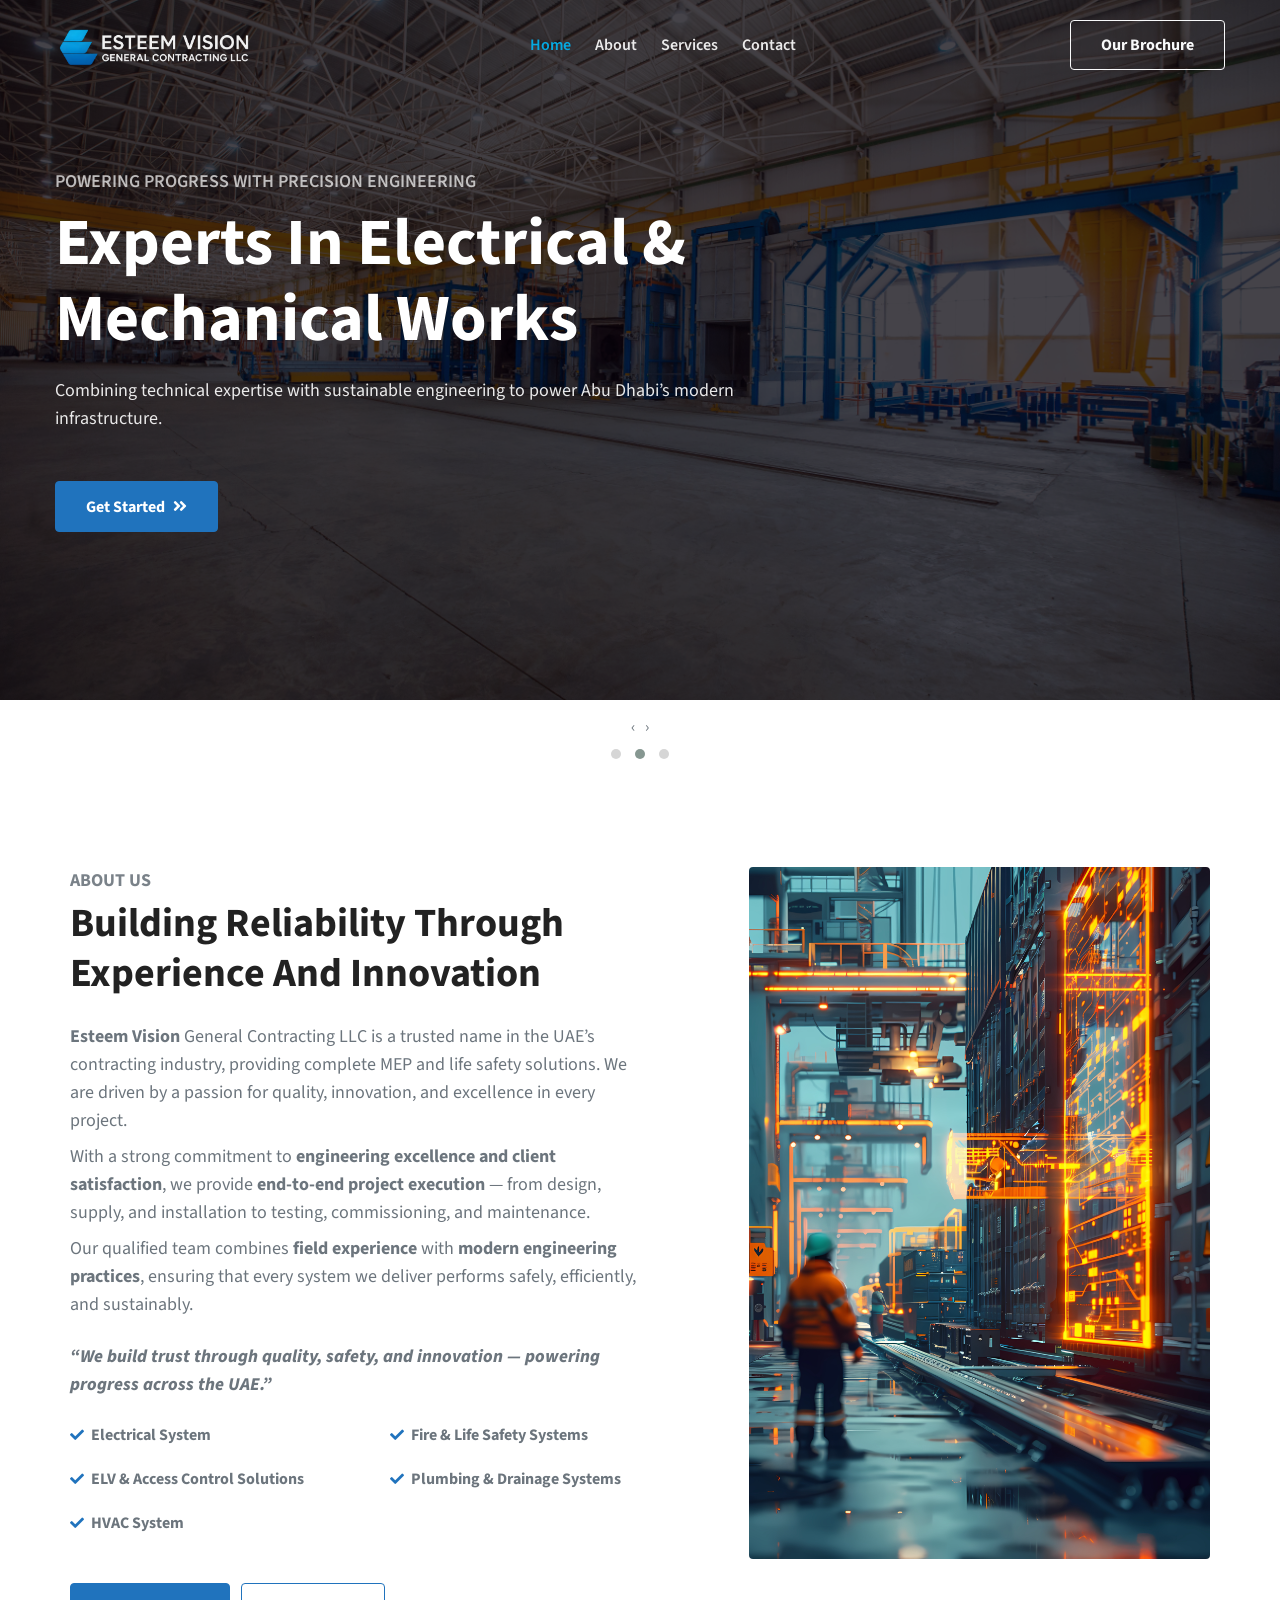
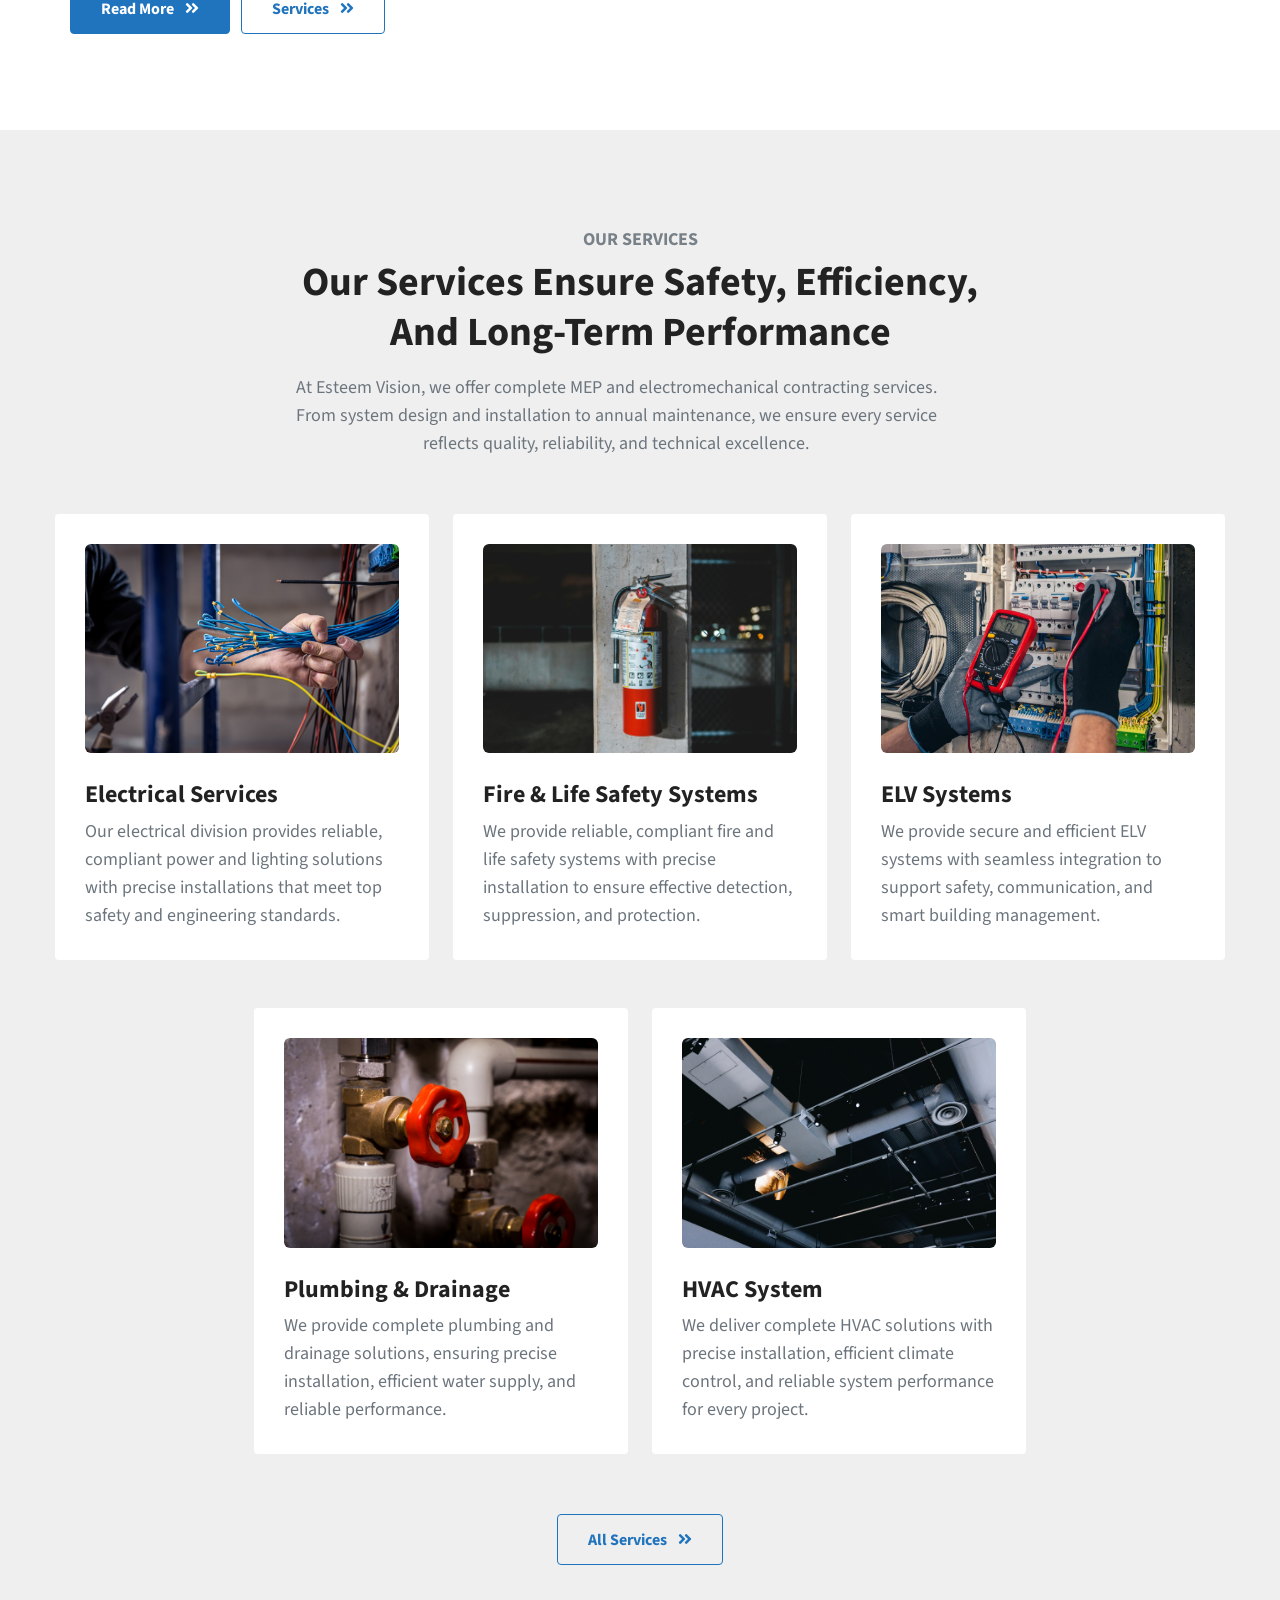
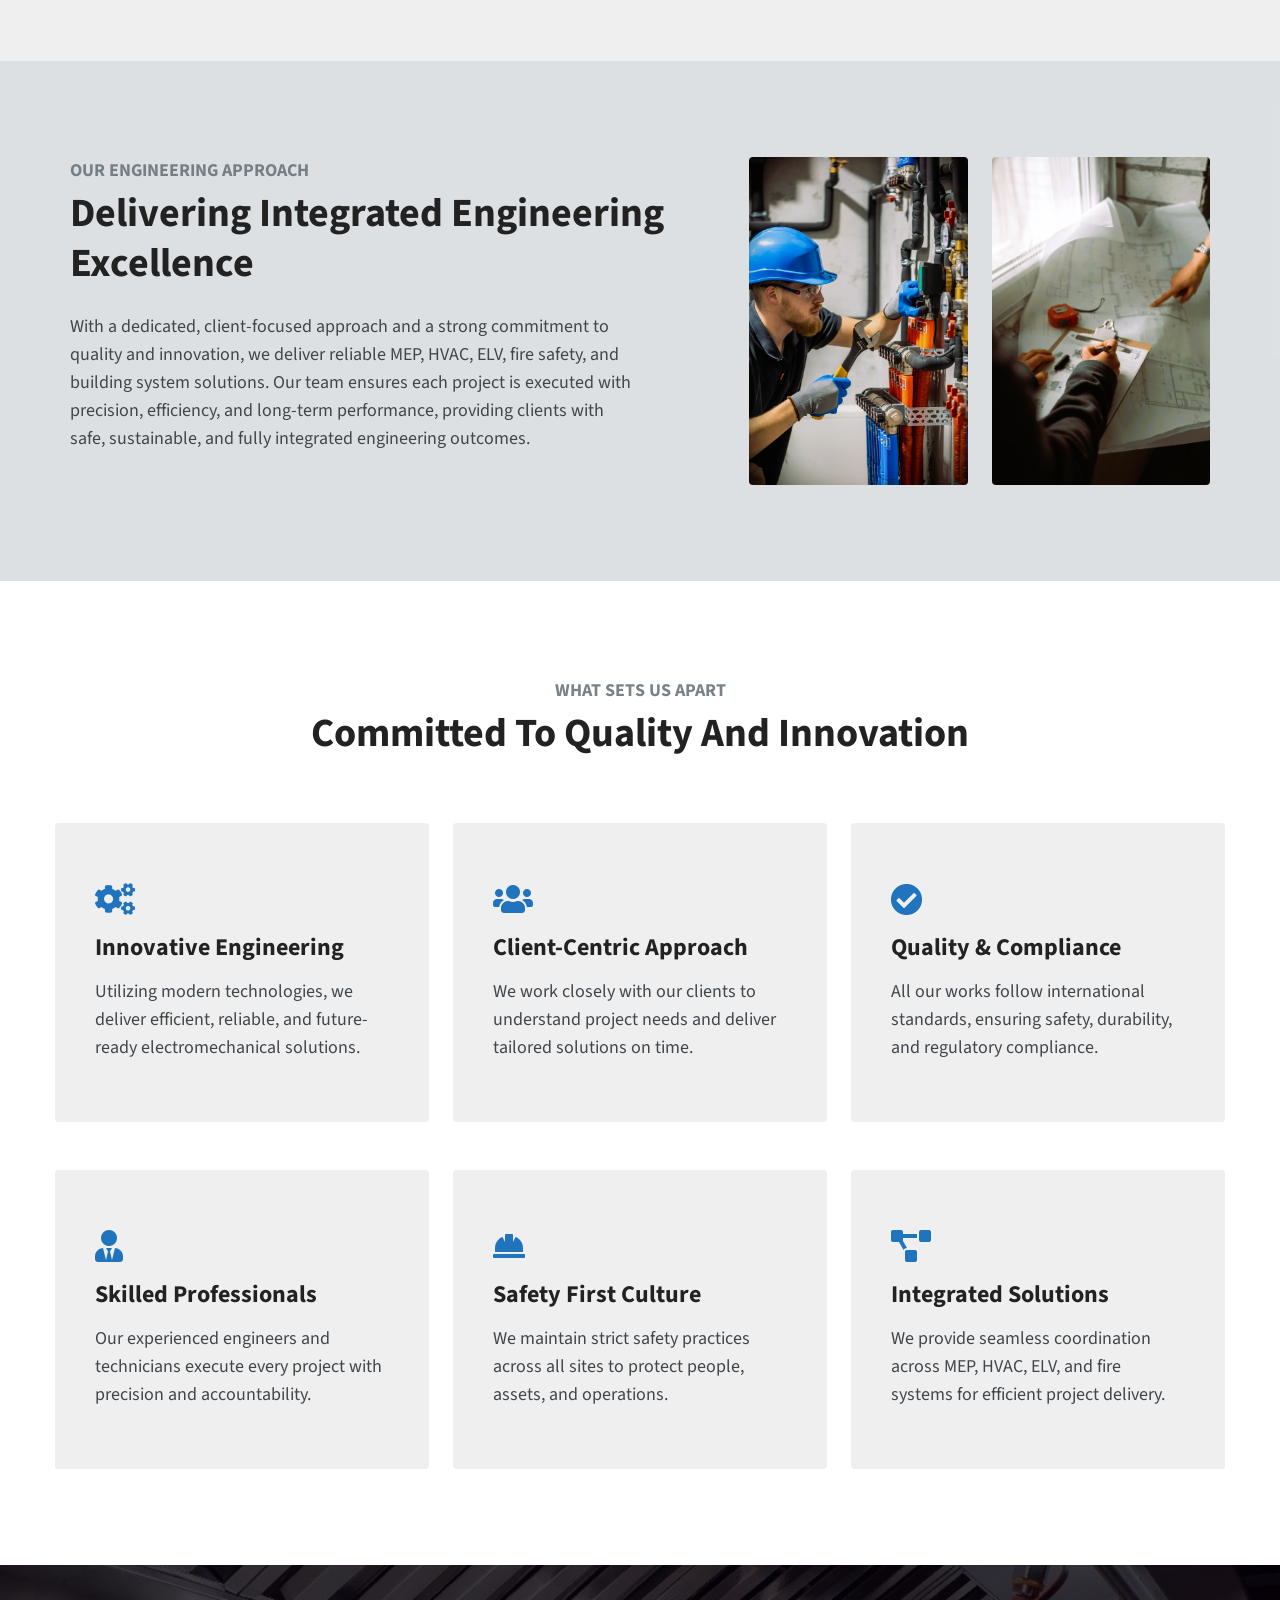
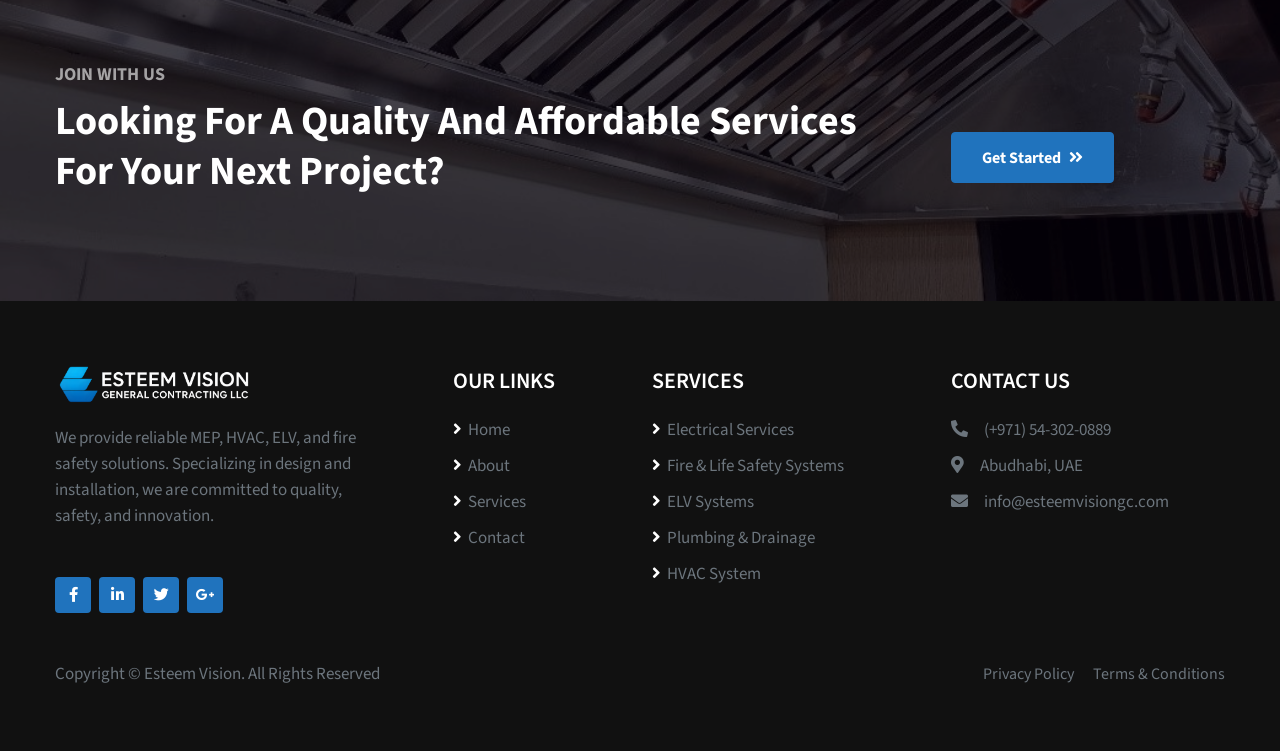
<file: index.html>
<!--
Author: W3layouts
Author URL: http://w3layouts.com
-->
<!doctype html>
<html lang="en">

<head>
    <!-- Required meta tags -->
    <meta charset="utf-8">
    <meta name="viewport" content="width=device-width, initial-scale=1, shrink-to-fit=no">
    <title>Esteem Vision - ElectroMechanical</title>
    <link rel="icon" href="assets/images/Esteem Vision LOGO.png" type="image/png">
    <!-- google fonts -->
    <link href="//fonts.googleapis.com/css2?family=Source+Sans+Pro:ital,wght@0,400;0,600;0,700;1,600&display=swap" rel="stylesheet">
    <!-- Template CSS -->
    <link rel="stylesheet" href="assets/css/style-starter.css">
    <link rel="stylesheet" href="assets/css/owl.carousel.min.css">
    <link rel="stylesheet" href="assets/css/owl.theme.default.min.css">


</head>

<body>
    <!--/Header-->
    <header id="site-header" class="fixed-top">
        <div class="container">
            <nav class="navbar navbar-expand-lg navbar-light stroke py-lg-0">
                    <a class="navbar-brand" href="index.html">
                       <img src="assets/images/logo.png" class="logo logo-white" alt="">
                       <img src="assets/images/dark-logo.png" class="logo logo-black" alt="">
                    </a>
                <button class="navbar-toggler collapsed" type="button" data-bs-toggle="collapse" data-bs-target="#navbarScroll" aria-controls="navbarScroll" aria-expanded="false" aria-label="Toggle navigation">
                    <span class="navbar-toggler-icon fa icon-expand fa-bars"></span>
                    <span class="navbar-toggler-icon fa icon-close fa-times"></span>
                </button>
                <div class="collapse navbar-collapse" id="navbarScroll">
                    <ul class="navbar-nav mx-lg-auto my-2 my-lg-0 navbar-nav-scroll">
                        <li class="nav-item">
                            <a class="nav-link active" aria-current="page" href="index.html">Home</a>
                        </li>
                        <li class="nav-item">
                            <a class="nav-link" href="about.html">About</a>
                        </li>
                        <li class="nav-item">
                            <a class="nav-link" href="services.html">Services</a>
                        </li>
                       
                        <li class="nav-item">
                            <a class="nav-link" href="contact.html">Contact</a>
                        </li>
                    </ul>
                    <!--/search-->
                    <a href="assets/Profile-Esteem Vision General contracting LLC.pdf" target="_blank" rel="noopener" class="btn btn-style btn-outline-light header-button">Our Brochure</a>
                    <a href="assets/Profile-Esteem Vision General contracting LLC.pdf" target="_blank" rel="noopener" class="btn btn-style btn-outline-light white-header-button">Our Brochure</a>
                    <!--<button id="trigger-overlay" class="searchw3-icon me-xl-4 me-lg-3" type="button"><i class="fas fa-search"></i></button>-->
                    <!-- open/close -->
                    <!--<div class="overlay overlay-slidedown">
                        <button type="button" class="overlay-close"><i class="fas fa-times"></i></button>
                        <nav class="w3l-formhny">
                            <form action="#" method="GET" class="d-sm-flex search-header">
                                <input class="form-control me-2" type="search" placeholder="Search here..." aria-label="Search" required>
                                <button class="btn btn-style btn-secondary me-lg-3" type="submit">Search</button>
                            </form>
                        </nav>
                    </div>-->
                    <!--//search-->
                </div>
                <!-- toggle switch for light and dark theme -->
                <!--<div class="mobile-position">
                    <nav class="navigation">
                        <div class="theme-switch-wrapper">
                            <label class="theme-switch" for="checkbox">
                                <input type="checkbox" id="checkbox">
                                <div class="mode-container">
                                    <i class="gg-sun"></i>
                                    <i class="gg-moon"></i>
                                </div>
                            </label>
                        </div>
                    </nav>
                </div>-->
                <!-- //toggle switch for light and dark theme -->
            </nav>
        </div>
    </header>    
    <!--//Header-->


    <!--/Banner-Start-->
    <!-- main-slider -->
    <section class="w3l-main-slider banner-slider" id="home">
        <div class="owl-one owl-carousel owl-theme">
            <div class="item">
                <div class="slider-info banner-view banner-top1">
                    <div class="container">
                        <div class="banner-info header-hero-19">
                            <p class="w3hny-tag">ELECTROMECHANICAL SOLUTIONS & ENGINEERING EXCELLENCE</p>
                            <h3 class="title-hero-19">Professional MEP Contracting Services</h3>
                            <p class="w3ban-para">Driven by innovation and reliability, we deliver top-tier electromechanical solutions for diverse industries across the region.<span class="w3-xtrap">Ultrices in ligula,semper at tempufddfel.</span> </p>
                            <a href="contact.html" class="btn btn-style btn-primary mt-lg-5 mt-5">Get Started<i class="fas fa-angle-double-right ms-2"></i></a>
                        </div>
                    </div>
                </div>
            </div>

        <div class="item">
            <div class="slider-info banner-view banner-top2">
                <div class="container">
                    <div class="banner-info header-hero-19">
                        <p class="w3hny-tag">POWERING PROGRESS WITH PRECISION ENGINEERING</p>
                        <h3 class="title-hero-19">Experts in Electrical & Mechanical Works</h3>
                        <p class="w3ban-para">Combining technical expertise with sustainable engineering to power Abu Dhabi’s modern infrastructure.</p>
                        <a href="contact.html" class="btn btn-style btn-primary mt-lg-5 mt-5">Get Started<i class="fas fa-angle-double-right ms-2"></i></a>
                    </div>
                </div>
            </div>
        </div>

        <div class="item">
           <div class="slider-info banner-view banner-top3">
               <div class="container">
                 <div class="banner-info header-hero-19">
                   <p class="w3hny-tag">BUILDING THE FUTURE WITH SMART MEP SOLUTION</p>
                   <h3 class="title-hero-19">Engineering Excellence in Every Project</h3>
                   <p class="w3ban-para">Our commitment to precision and performance makes us a trusted name in MEP contracting.</p>
                   <a href="contact.html" class="btn btn-style btn-primary mt-lg-5 mt-5">Get Started<i class="fas fa-angle-double-right ms-2"></i></a>
                 </div>
               </div>
           </div>
        </div>
      </div>   
    </section>
    <!-- //main-slider -->
     <!--/Banner-Ends-->

<!--about us -->
<section class="w3l-passion-mid-sec py-5">
        <div class="container py-md-5 py-3">
            <div class="container">
                <div class="row w3l-passion-mid-grids">
                    <div class="col-lg-7 passion-grid-item-info pe-lg-5 mb-lg-0 mb-5">
                        <h6 class="title-subw3hny mb-1">About Us</h6>
                        <h3 class="title-w3l mb-4">Building reliability through experience and innovation</h3>

                            <p class="mt-3 pe-lg-5"><span style="font-weight: 700;">Esteem Vision</span> General Contracting LLC is a trusted name 
                            in the UAE’s contracting industry, providing complete MEP and life safety solutions.
                            We are driven by a passion for quality, innovation, and excellence in every project.</p>
                            
                            <p class="mt-2 pe-lg-5">With a strong commitment to <span style="font-weight: 700;">engineering excellence and client satisfaction</span>, 
                            we provide <span style="font-weight: 700;">end-to-end project execution</span>
                            — from design, supply, and installation to testing, commissioning, and maintenance.</p>

                            <p class="mt-2 pe-lg-5">Our qualified team combines <span style="font-weight: 700;">field experience</span> with <span style="font-weight: 700;">modern engineering practices</span>, 
                            ensuring that every system we deliver performs safely, 
                            efficiently, and sustainably.</p>
                            <p class="my-4 pe-lg-5" style="font-weight: 800; font-style: italic;">“We build trust through quality, safety, and innovation — powering progress across the UAE.”</p>

                            <ul class="icon-list-items mt-4 fw-bold">
                                <li class="icon-list-item">
                                    <i aria-hidden="true" class="fas fa-check"></i>
                                    Electrical System
                                </li>
                                <li class="icon-list-item ml-lg-4">
                                    <i aria-hidden="true" class="fas fa-check"></i>

                                    Fire & Life Safety Systems
                                </li>
                                <li class="icon-list-item">
                                    <i aria-hidden="true" class="fas fa-check"></i>
                                    ELV & Access Control Solutions

                                </li>
                                <li class="icon-list-item ml-lg-4">
                                    <i aria-hidden="true" class="fas fa-check"></i>
                                    Plumbing & Drainage Systems
                                </li>
                                <li class="icon-list-item ml-lg-4">
                                    <i aria-hidden="true" class="fas fa-check"></i>
                                    HVAC System
                                </li>
                            </ul>

                         <div class="w3banner-content-btns">
                            <a href="about.html" class="btn btn-style btn-primary mt-lg-5 mt-4 me-2">Read More <i class="fas fa-angle-double-right ms-2"></i></a>
                            <a href="services.html" class="btn btn-style btn-outline-dark mt-lg-5 mt-4">Services <i class="fas fa-angle-double-right ms-2"></i></a>
                        </div>

                    </div>

                    <div class="col-lg-5 passion-grid-item-info">
                        <img src="assets/images/homeaboutus.jpg" alt="" class="img-fluid radius-image">
                    </div>
                    
                </div>
            </div>
        </div>
    </section>
    <!--about us ends-->

    <!--SERVICES SECTION-->
    <section class="w3l-aboutblock1 grids-3-w3l py-5">
        <div class="container py-lg-5 py-md-4 py-2">

            <div class="title-content text-center mb-2">
                <h6 class="title-subw3hny mb-1">Our Services</h6>
                <h3 class="title-w3l">Our Services Ensure Safety, Efficiency, and Long-Term Performance</h3>
                <p class="mt-3 pe-lg-5">At Esteem Vision, we offer complete MEP and electromechanical contracting services. 
                    From system design and installation to annual maintenance, we ensure every service reflects quality, 
                    reliability, and technical excellence.</p>
            </div>

            <div class="row justify-content-center">

                <div class="col-lg-4 col-md-6 grids-feature mt-5">
                    <div class="area-box ser-1">
                        <div class="service-img-wrapper">
                            <img src="assets/images/electrical-services.jpg" alt="" class="img-fluid radius-image">
                            <div class="servcies_grid_pos">
                                <p>
                                    <a href="services.html" class="text-white">Learn More<i class="fas fa-arrow-right"></i></a>
                                </p>       
                            </div>
                        </div>
                        <div class="area-box-info mt-2">
                            <h4 class="title-head mb-2">Electrical Services</h4>
                            <p>Our electrical division provides reliable, compliant power and lighting solutions with precise 
                                installations that meet top safety and engineering standards.</p>
                        </div>
                    </div>
                </div>

                <div class="col-lg-4 col-md-6 grids-feature mt-5">
                    <div class="area-box ser-1">
                        <div class="service-img-wrapper">
                            <img src="assets/images/fire&safety-services.jpg" alt="" class="img-fluid radius-image">
                            <div class="servcies_grid_pos">
                                <p>
                                    <a href="services.html" class="text-white">Learn More<i class="fas fa-arrow-right"></i></a>
                                </p>       
                            </div>
                        </div>
                        <div class="area-box-info mt-2">
                            <h4 class="title-head mb-2">Fire & Life Safety Systems</h4>
                            <p>We provide reliable, compliant fire and life safety systems with precise installation 
                                to ensure effective detection, suppression, and protection.</p>
                        </div>
                    </div>
                </div>


                <div class="col-lg-4 col-md-6 grids-feature mt-5">
                    <div class="area-box ser-1">
                        <div class="service-img-wrapper">
                            <img src="assets/images/elv-services.jpg" alt="" class="img-fluid radius-image">
                            <div class="servcies_grid_pos">
                                <p>
                                    <a href="services.html" class="text-white">Learn More<i class="fas fa-arrow-right"></i></a>
                                </p>       
                            </div>
                        </div>
                        <div class="area-box-info mt-2">
                            <h4 class="title-head mb-2">ELV Systems</h4>
                            <p>We provide secure and efficient ELV systems with seamless integration to support safety, 
                                communication, and smart building management.</p>
                        </div>
                    </div>
                </div>

                <div class="col-lg-4 col-md-6 grids-feature mt-5">
                    <div class="area-box ser-1">
                        <div class="service-img-wrapper">
                            <img src="assets/images/plumbing-services.jpg" alt="" class="img-fluid radius-image">
                            <div class="servcies_grid_pos">
                                <p>
                                    <a href="services.html" class="text-white">Learn More<i class="fas fa-arrow-right"></i></a>
                                </p>       
                            </div>
                        </div>
                        <div class="area-box-info mt-2">
                            <h4 class="title-head mb-2">Plumbing & Drainage</h4>
                            <p>We provide complete plumbing and drainage solutions, ensuring precise installation, 
                                efficient water supply, and reliable performance.</p>
                        </div>
                    </div>
                </div>

                <div class="col-lg-4 col-md-6 grids-feature mt-5">
                    <div class="area-box ser-1">
                        <div class="service-img-wrapper">
                            <img src="assets/images/hvac-services.jpg" alt="" class="img-fluid radius-image">
                            <div class="servcies_grid_pos">
                                <p>
                                    <a href="services.html" class="text-white">Learn More<i class="fas fa-arrow-right"></i></a>
                                </p>       
                            </div>
                        </div>
                        <div class="area-box-info mt-2">
                            <h4 class="title-head mb-2">HVAC System</h4>
                            <p>We deliver complete HVAC solutions with precise installation, efficient climate control, 
                                and reliable system performance for every project.</p>
                        </div>
                    </div>
                </div>

                <div class="all-services-button">
                    <a href="services.html" class="btn btn-style btn-outline-dark mt-lg-5 mt-4">All Services <i class="fas fa-angle-double-right ms-2"></i></a>
                </div>

            </div>  
        </div>
    </section>
    <!--SERVICES SECTION ENDING-->


<!--/Gallery-Section/
    <section class="w3l-gallery" id="gallery">
        <div class="destionation-innf py-5">
            <div class="container py-lg-5 py-md-4 py-2 HomePageGallery">
                <div class="title-content text-center">
                    <h6 class="title-subw3hny text-center">Gallery</h6>
                    <h3 class="title-w3l mb-5 text-center">Latest Projects</h3>
                </div>
                /grids-grids
                <ul class="gallery_agile">
                    <li>
                        <div class="w3_agile_portfolio_grid">
                            <a href="assets/images/g1.jpg">
                                <img src="assets/images/g1.jpg" alt=" " class="img-fluid radius-image" />
                                <div class="w3layouts_news_grid_pos">
                                    <div class="wthree_text">
                                       <h3>Factorship</h3>
                                        <p>Lorem Ipsum</p>
                                    </div>
                                </div>
                            </a>
                        </div>
                    </li>

                    <li>
                        <div class="w3_agile_portfolio_grid">
                            <a href="assets/images/g2.jpg">
                                <img src="assets/images/g2.jpg" alt=" " class="img-fluid radius-image" />
                                <div class="w3layouts_news_grid_pos">
                                    <div class="wthree_text">
                                        <h3>Factorship</h3>
                                        <p>Lorem Ipsum</p>
                                    </div>
                                </div>
                            </a>
                        </div>
                    </li>

                    <li>
                        <div class="w3_agile_portfolio_grid">
                            <a href="assets/images/g3.jpg">
                                <img src="assets/images/g3.jpg" alt=" " class="img-fluid radius-image" />
                                <div class="w3layouts_news_grid_pos">
                                    <div class="wthree_text">
                                        <h3>Factorship</h3>
                                        <p>Lorem Ipsum</p>
                                    </div>
                                </div>
                            </a>
                        </div>

                    </li>
                    <li>
                        <div class="w3_agile_portfolio_grid">
                            <a href="assets/images/g4.jpg">
                                <img src="assets/images/g4.jpg" alt=" " class="img-fluid radius-image" />
                                <div class="w3layouts_news_grid_pos">
                                    <div class="wthree_text">
                                        <h3>Factorship</h3>
                                        <p>Lorem Ipsum</p>
                                    </div>
                                </div>
                            </a>
                        </div>
                    </li>
                    <li>
                        <div class="w3_agile_portfolio_grid">
                            <a href="assets/images/g5.jpg">
                                <img src="assets/images/g5.jpg" alt=" " class="img-fluid radius-image" />
                                <div class="w3layouts_news_grid_pos">
                                    <div class="wthree_text">
                                        <h3>Factorship</h3>
                                        <p>Lorem Ipsum</p>
                                    </div>
                                </div>
                            </a>
                        </div>
                    </li>
                    <li>
                        <div class="w3_agile_portfolio_grid">
                            <a href="assets/images/g6.jpg">
                                <img src="assets/images/g6.jpg" alt=" " class="img-fluid radius-image" />
                                <div class="w3layouts_news_grid_pos">
                                    <div class="wthree_text">
                                        <h3>Factorship</h3>
                                        <p>Lorem Ipsum</p>
                                    </div>
                                </div>
                            </a>
                        </div>

                    </li>
                    <li>
                        <div class="w3_agile_portfolio_grid">
                            <a href="assets/images/g7.jpg">
                                <img src="assets/images/g7.jpg" alt=" " class="img-fluid radius-image" />
                                <div class="w3layouts_news_grid_pos">
                                    <div class="wthree_text">
                                        <h3>Factorship</h3>
                                        <p>Lorem Ipsum</p>
                                    </div>
                                </div>
                            </a>
                        </div>
                    </li>
                    <li>
                        <div class="w3_agile_portfolio_grid">
                            <a href="assets/images/g8.jpg">
                                <img src="assets/images/g8.jpg" alt=" " class="img-fluid radius-image" />
                                <div class="w3layouts_news_grid_pos">
                                    <div class="wthree_text">
                                        <h3>Factorship</h3>
                                        <p>Lorem Ipsum</p>
                                    </div>
                                </div>
                            </a>
                        </div>
                    </li>
                    <li>
                        <div class="w3_agile_portfolio_grid">
                            <a href="assets/images/g9.jpg">
                                <img src="assets/images/g9.jpg" alt=" " class="img-fluid radius-image" />
                                <div class="w3layouts_news_grid_pos">
                                    <div class="wthree_text">
                                        <h3>Factorship</h3>
                                        <p>Lorem Ipsum</p>
                                    </div>
                                </div>
                            </a>
                        </div>

                    </li>
                </ul>
                //rids-grids
            </div>
        </div>
    </section>
    //Gallery-Section Ends-->
    
<!--/w3-grids-->
    <section class="w3l-passion-mid-sec home-phny experience py-5">
        <div class="container py-md-5 py-3">
            <div class="container">
                <div class="row w3l-passion-mid-grids">
                    <div class="col-lg-7 passion-grid-item-info pe-lg-5 mb-lg-0 mb-5">
                        <h6 class="title-subw3hny mb-1">Our Engineering Approach</h6>
                        <h3 class="title-w3l mb-4">Delivering Integrated Engineering Excellence</h3>
                        <p class="mt-3 pe-lg-5">With a dedicated, client-focused approach and a strong commitment 
                            to quality and innovation, we deliver reliable MEP, HVAC, ELV, fire safety, and 
                            building system solutions. Our team ensures each project is executed with precision, 
                            efficiency, and long-term performance, providing clients with safe, sustainable, and 
                            fully integrated engineering outcomes.</p>
                    </div>

                    <div class="col-lg-5 w3hny-passion-item">
                        <div class="row">
                            <div class="col-6 passion-grid-item-pic">
                                <img src="assets/images/expCarousal2.jpg" alt="" class="img-fluid radius-image">
                            </div>
                            <div class="col-6 passion-grid-item-pic">
                                <img src="assets/images/expCarousal1.jpg" alt="" class="img-fluid radius-image">
                            </div>

                        </div>
                    </div>

                </div>
            </div>
        </div>
    </section>
    <!--//w3-grids-->


    <!-- features section -->
    <section class="w3l-features py-5" id="work">
        <div class="container py-lg-5 py-md-4 py-2">
            <div class="title-content text-center mb-lg-3 mb-4">
                <h6 class="title-subw3hny mb-1">What Sets Us Apart</h6>
                <h3 class="title-w3l">Committed to Quality and Innovation</h3>
            </div>
            <div class="main-cont-wthree-2">
                <div class="row justify-content-center">
                    <div class="col-lg-4 col-md-6 mt-lg-5 mt-4">
                        <div class="grids-1 box-wrap">
                            <div class="icon">
                                <i class="fas fa-cogs"></i>
                            </div>
                            <h4><a href="about.html" class="title-head mb-3">Innovative Engineering</a></h4>
                            <p class="text-para">Utilizing modern technologies, we deliver efficient, reliable, and 
                                                 future-ready electromechanical solutions. </p>
                        </div>
                    </div>
                    <div class="col-lg-4 col-md-6 mt-lg-5 mt-4">
                        <div class="grids-1 box-wrap">
                            <div class="icon">
                                <i class="fas fa-users"></i>
                            </div>
                            <h4><a href="about.html" class="title-head mb-3">Client-Centric Approach</a></h4>
                            <p class="text-para">We work closely with our clients to understand project needs and 
                                                 deliver tailored solutions on time.</p>
                        </div>
                    </div>
                    <div class="col-lg-4 col-md-6 mt-lg-5 mt-4">
                        <div class="grids-1 box-wrap">
                            <div class="icon">
                                <i class="fas fa-check-circle"></i>
                            </div>
                            <h4><a href="about.html" class="title-head mb-3">Quality & Compliance</a></h4>
                            <p class="text-para">All our works follow international standards, ensuring safety, 
                                                 durability, and regulatory compliance.</p>
                        </div>
                    </div>
                    <div class="col-lg-4 col-md-6 mt-lg-5 mt-4">
                        <div class="grids-1 box-wrap">
                            <div class="icon">
                                <i class="fas fa-user-tie"></i>
                            </div>
                            <h4><a href="about.html" class="title-head mb-3">Skilled Professionals</a></h4>
                            <p class="text-para">Our experienced engineers and technicians execute every project 
                                                 with precision and accountability.</p>
                        </div>
                    </div>
                    <div class="col-lg-4 col-md-6 mt-lg-5 mt-4">
                        <div class="grids-1 box-wrap">
                            <div class="icon">
                                <i class="fas fa-hard-hat"></i>
                            </div>
                            <h4><a href="about.html" class="title-head mb-3">Safety First Culture</a></h4>
                            <p class="text-para">We maintain strict safety practices across all sites to protect people, 
                                                 assets, and operations.</p>
                        </div>
                    </div>
                    <div class="col-lg-4 col-md-6 mt-lg-5 mt-4">
                        <div class="grids-1 box-wrap">
                            <div class="icon">
                                <i class="fas fa-project-diagram"></i>
                            </div>
                            <h4><a href="about.html" class="title-head mb-3">Integrated Solutions</a></h4>
                            <p class="text-para">We provide seamless coordination across MEP, HVAC, ELV, and fire systems 
                                                 for efficient project delivery.</p>
                        </div>
                    </div>
                </div>
            </div>
        </div>
    </section>
    <!--//features section -->
    

    <!--/w3l-subscribe-content-->
    <section class="w3l-join-main py-5">
        <div class="container py-md-5">
            <div class="w3l-project-in">
                <div class="row">
                    <div class="col-lg-9">
                        <div class="bottom-info">
                            <div class="header-section pe-lg-5">
                                <h5 class="title-subw3hny mb-2">Join With Us</h5>
                                <h6 class="title-w3l two mb-2">Looking for a quality and affordable services for your next project?</h6>
                            </div>
                        </div>
                    </div>
                    <div class="col-lg-3 w3l-subscribe-content align-self mt-lg-0 mt-5">
                        <a href="contact.html" class="btn btn-style btn-primary mt-lg-5 mt-4 me-2">Get Started<i class="fas fa-angle-double-right ms-2"></i></a>
                    </div>
                </div>
            </div>
        </div>
    </section>
    <!--//w3l-subscribe-content-->
    
    <!--/footer-9-->
    <footer class="w3l-footer9">
        <section class="footer-inner-main py-5">
            <div class="container py-md-3">
                <div class="right-side">
                    <div class="row footer-hny-grids sub-columns">

                        <div class="col-lg-4 sub-one-left">
                                <a class="footer-logo" href="index.html">
                                   <img src="assets/images/logo.png" alt="">
                                </a>
                            
                                <p class="footer-phny pe-lg-5 mt-3">
                                    We provide reliable MEP, HVAC, ELV, and fire safety solutions. 
                                    Specializing in design and installation, we are committed to quality, safety, and innovation.
                                </p>

                            <div class="columns-2 mt-lg-5 mt-4">
                                <ul class="social">
                                    <li><a href="#facebook"><span class="fab fa-facebook-f"></span></a>
                                    </li>
                                    <li><a href="#linkedin"><span class="fab fa-linkedin-in"></span></a>
                                    </li>
                                    <li><a href="#twitter"><span class="fab fa-twitter"></span></a>
                                    </li>
                                    <li><a href="#google"><span class="fab fa-google-plus-g"></span></a>
                                    </li>

                                </ul>
                            </div>
                        </div>

                        <div class="col-lg-2 sub-two-right">
                            <h6>Our Links</h6>
                             <ul>
                                <li><a href="index.html"><i class="fas fa-angle-right"></i>Home</a>
                                </li>
                                <li><a href="about.html"><i class="fas fa-angle-right"></i>About</a>
                                </li>
                                <li><a href="services.html"><i class="fas fa-angle-right"></i>Services</a></li>
                                <li><a href="contact.html"><i class="fas fa-angle-right"></i>Contact</a></li>
                            </ul>
                        </div>

                        <div class="col-lg-3 sub-two-right">
                            <h6>Services</h6>
                            <ul>
                                <li><a href="services.html"><i class="fas fa-angle-right"></i>Electrical Services</a>
                                </li>
                                <li><a href="services.html"><i class="fas fa-angle-right"></i>Fire & Life Safety Systems</a>
                                </li>
                                <li><a href="services.html"><i class="fas fa-angle-right"></i>ELV Systems</a>
                                </li>
                                <li><a href="services.html"><i class="fas fa-angle-right"></i>Plumbing & Drainage</a>
                                </li>
                                <li><a href="services.html"><i class="fas fa-angle-right"></i>HVAC System</a></li>
                            </ul>
                        </div>

                        
                        <div class="col-lg-3 sub-two-right">
                            <h6>Contact Us</h6>
                            <ul>
                                <li><a href="tel:+971543020889"><i class="fas fa-phone-alt me-3"></i>(+971) 54-302-0889</a></li>
                                <li><a href="#"><i class="fas fa-map-marker-alt me-3"></i>Abudhabi, UAE</a></li>
                                <li><a href="mailto:info@esteemvisiongc.com"><i class="fas fa-envelope me-3"></i>info@esteemvisiongc.com</a></li>
                            </ul>
                        </div>
                    </div>
                </div>

                <div class="below-section mt-5">
                    <div class="copyright-footer">
                        <div class="columns text-left">
                            <p>Copyright © Esteem Vision. All Rights Reserved</p>
                        </div>
                        <ul class="footer-w3list text-right">
                            <li><a href="#">Privacy Policy</a>
                            </li>
                            <li><a href="#">Terms &amp; Conditions</a>
                            </li>
                        </ul>
                    </div>
                </div>

            </div>
        </section>

        <!-- Js scripts -->
        <!-- move top -->
        <button onclick="topFunction()" id="movetop" title="Go to top">
            <span class="fas fa-level-up-alt" aria-hidden="true"></span>
        </button>
        <script>
            // When the user scrolls down 20px from the top of the document, show the button
            window.onscroll = function() {
                scrollFunction()
            };

            function scrollFunction() {
                if (document.body.scrollTop > 20 || document.documentElement.scrollTop > 20) {
                    document.getElementById("movetop").style.display = "block";
                } else {
                    document.getElementById("movetop").style.display = "none";
                }
            }

            // When the user clicks on the button, scroll to the top of the document
            function topFunction() {
                document.body.scrollTop = 0;
                document.documentElement.scrollTop = 0;
            }

        </script>
        <!-- //move top -->
    </footer>
    <!--//footer-9 -->

    <!-- Template JavaScript -->
    <script src="assets/js/jquery-3.3.1.min.js"></script>
    <script src="assets/js/theme-change.js"></script>
    <!--/search-->
    <script src="assets/js/modernizr.custom.js"></script>
    <script src="assets/js/classie.js"></script>
    <script src="assets/js/demo1.js"></script>
    <script src="assets/js/owl.carousel.min.js"></script>
    <!--//search-->
    <script>
$(document).ready(function () {
  $('.owl-one').owlCarousel({
    loop: true,
    autoplay: true,
    autoplayTimeout: 3000,
    items: 1,
    nav: true,
    dots: true,
    animateOut: 'fadeOut'
  });
});
</script>

    <!-- MENU-JS -->
    <script>
            $(window).on("scroll", function() {
            var scroll = $(window).scrollTop();

            if (scroll >= 80) {
                $("#site-header").addClass("nav-fixed");
            } else {
                $("#site-header").removeClass("nav-fixed");
            }
        });

        //Main navigation Active Class Add Remove
        $(".navbar-toggler").on("click", function() {
            $("header").toggleClass("active");
        });
        $(document).on("ready", function() {
            if ($(window).width() > 991) {
                $("header").removeClass("active");
            }
            $(window).on("resize", function() {
                if ($(window).width() > 991) {
                    $("header").removeClass("active");
                }
            });
        });

    </script>
    <!-- //MENU-JS -->

    <!-- disable body scroll which navbar is in active -->
    <script>
        $(function() {
            $('.navbar-toggler').click(function() {
                $('body').toggleClass('noscroll');
            })
        });

    </script>
    <!-- //disable body scroll which navbar is in active -->
    <!-- //bootstrap -->
    <script src="assets/js/bootstrap.min.js"></script>


</body>

</html>
</file>
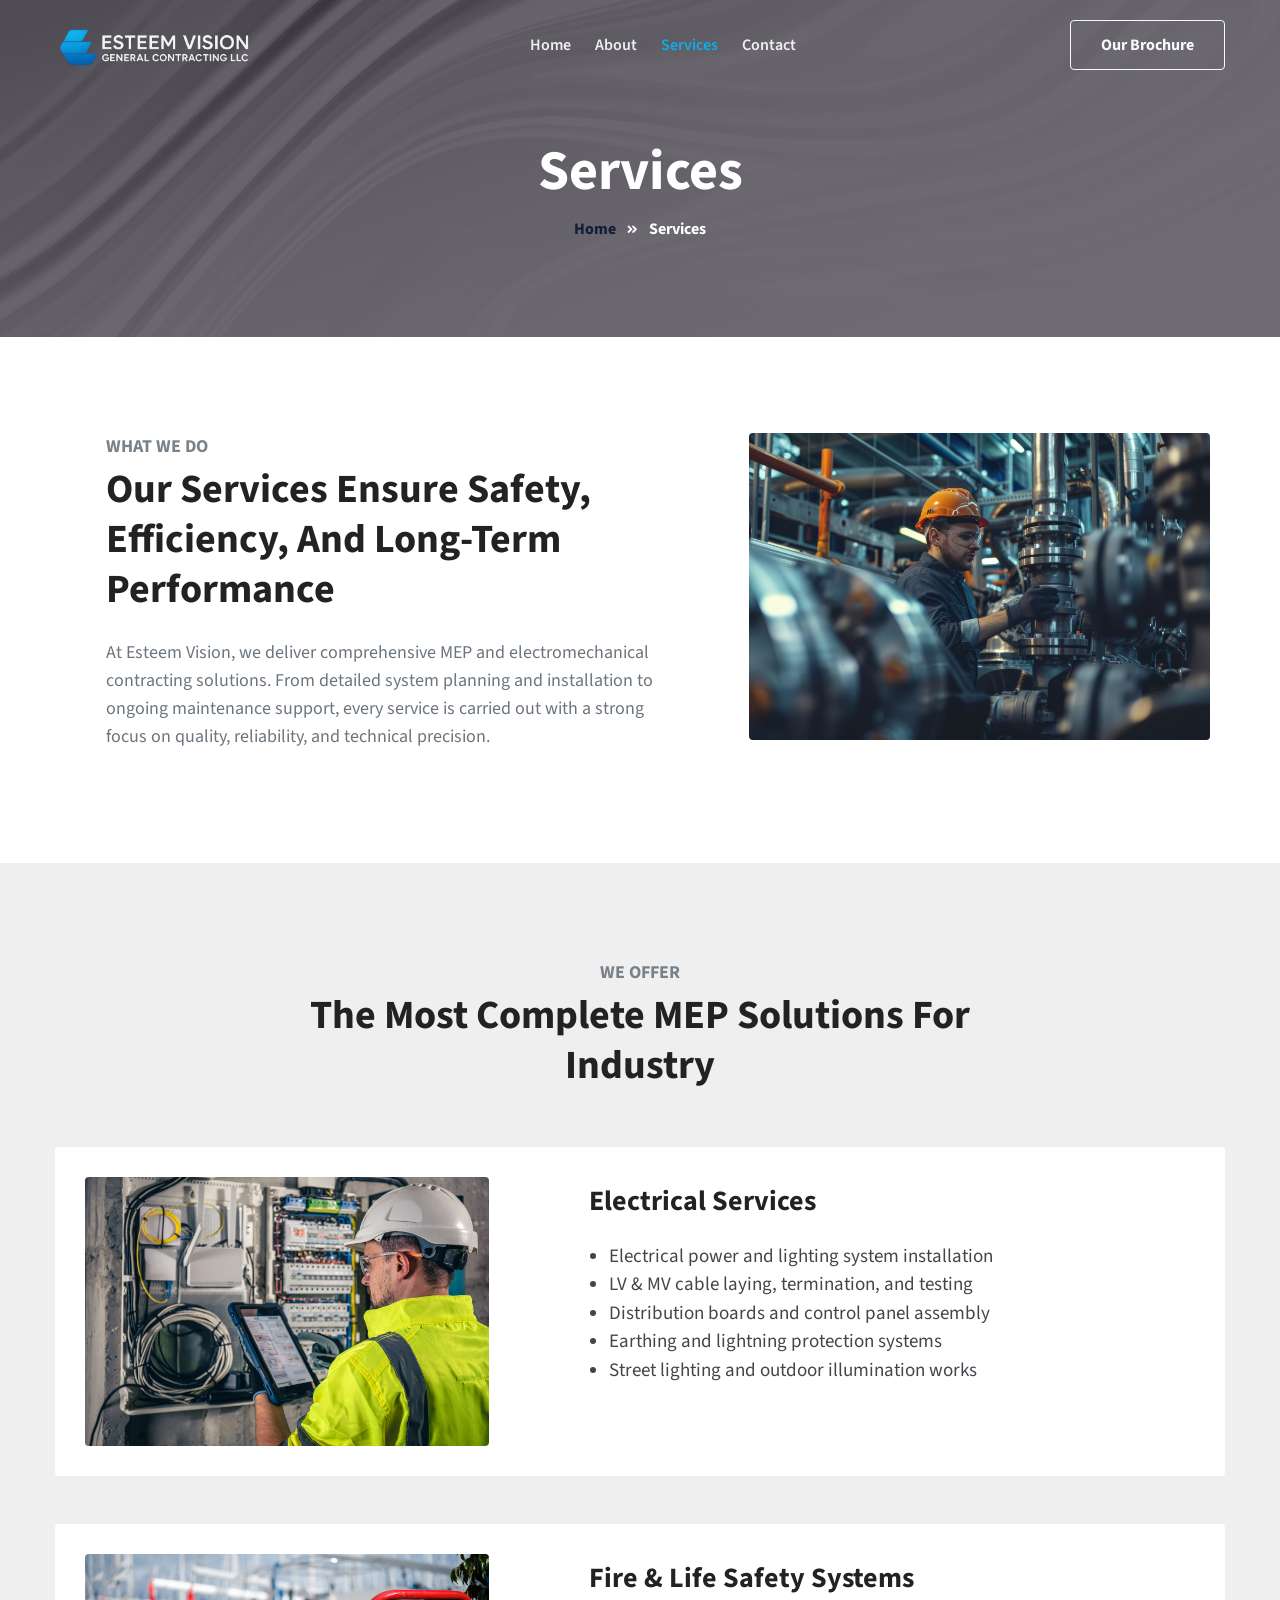
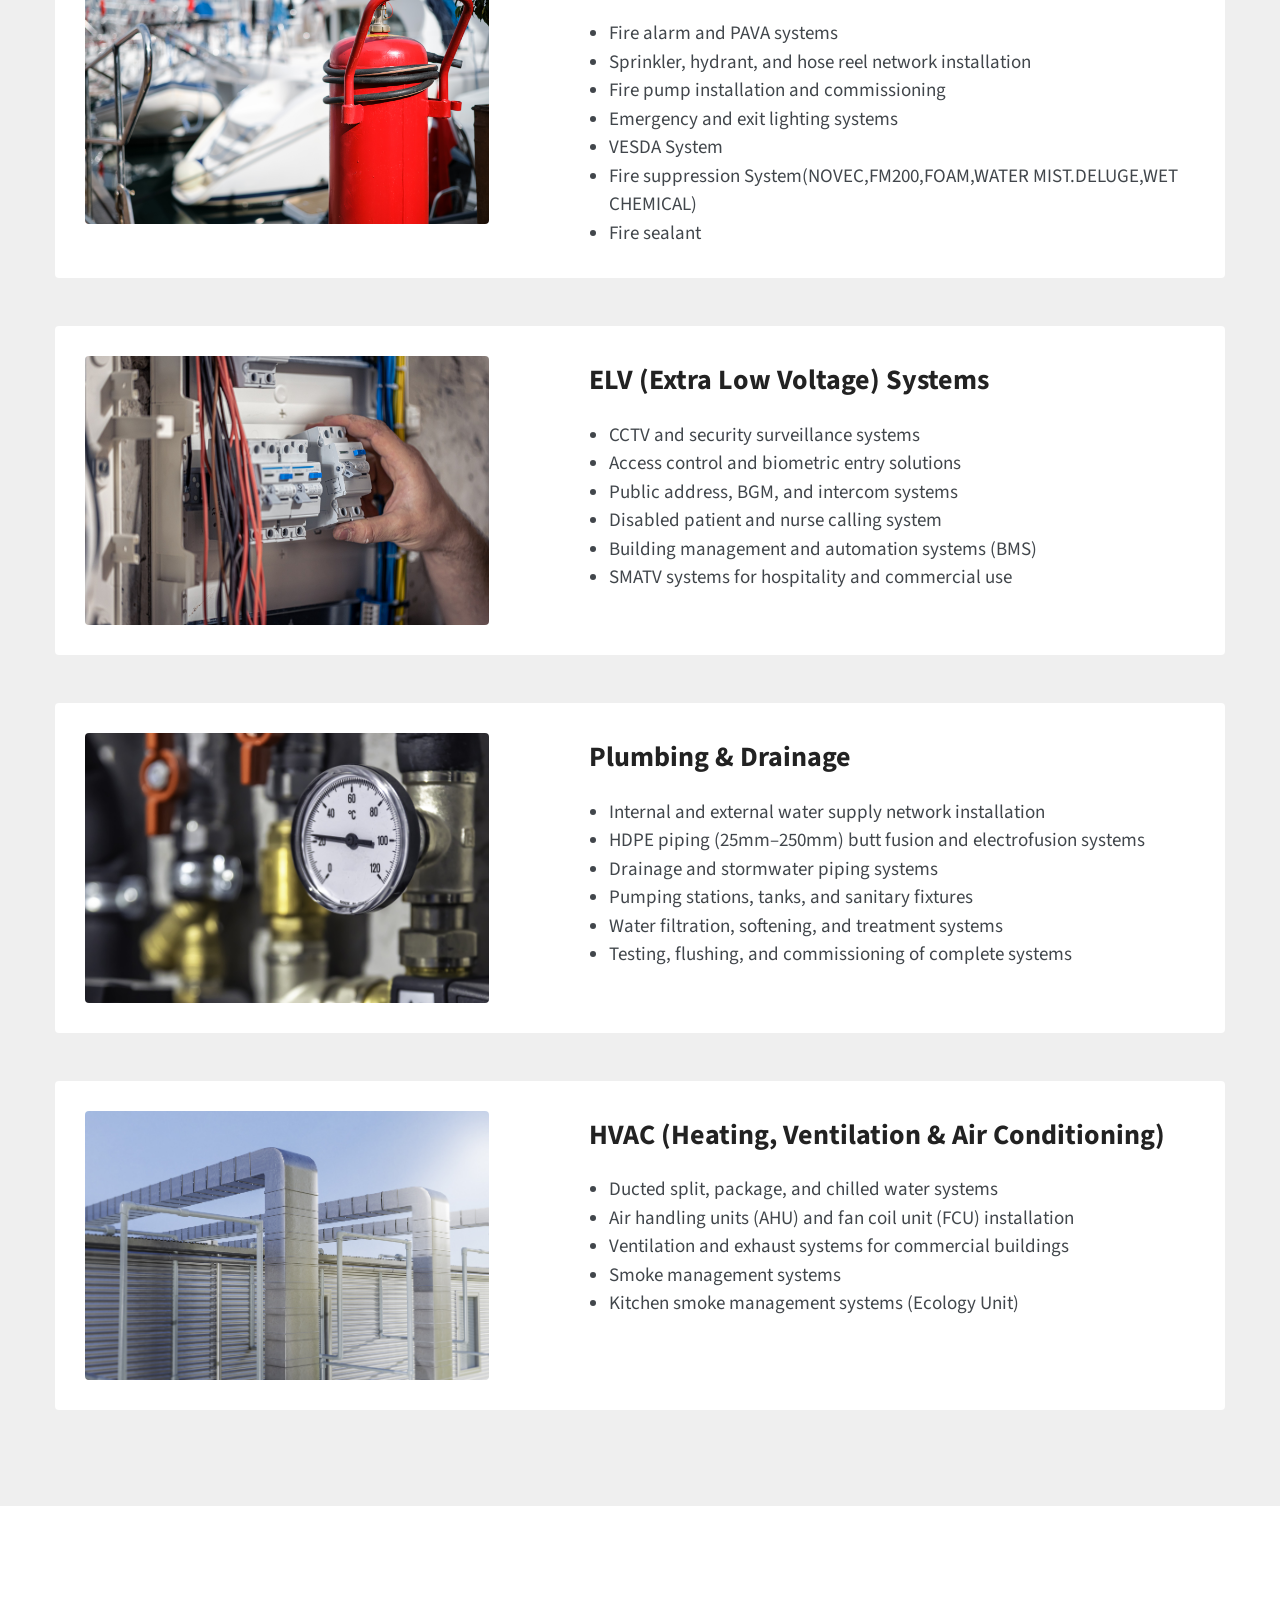
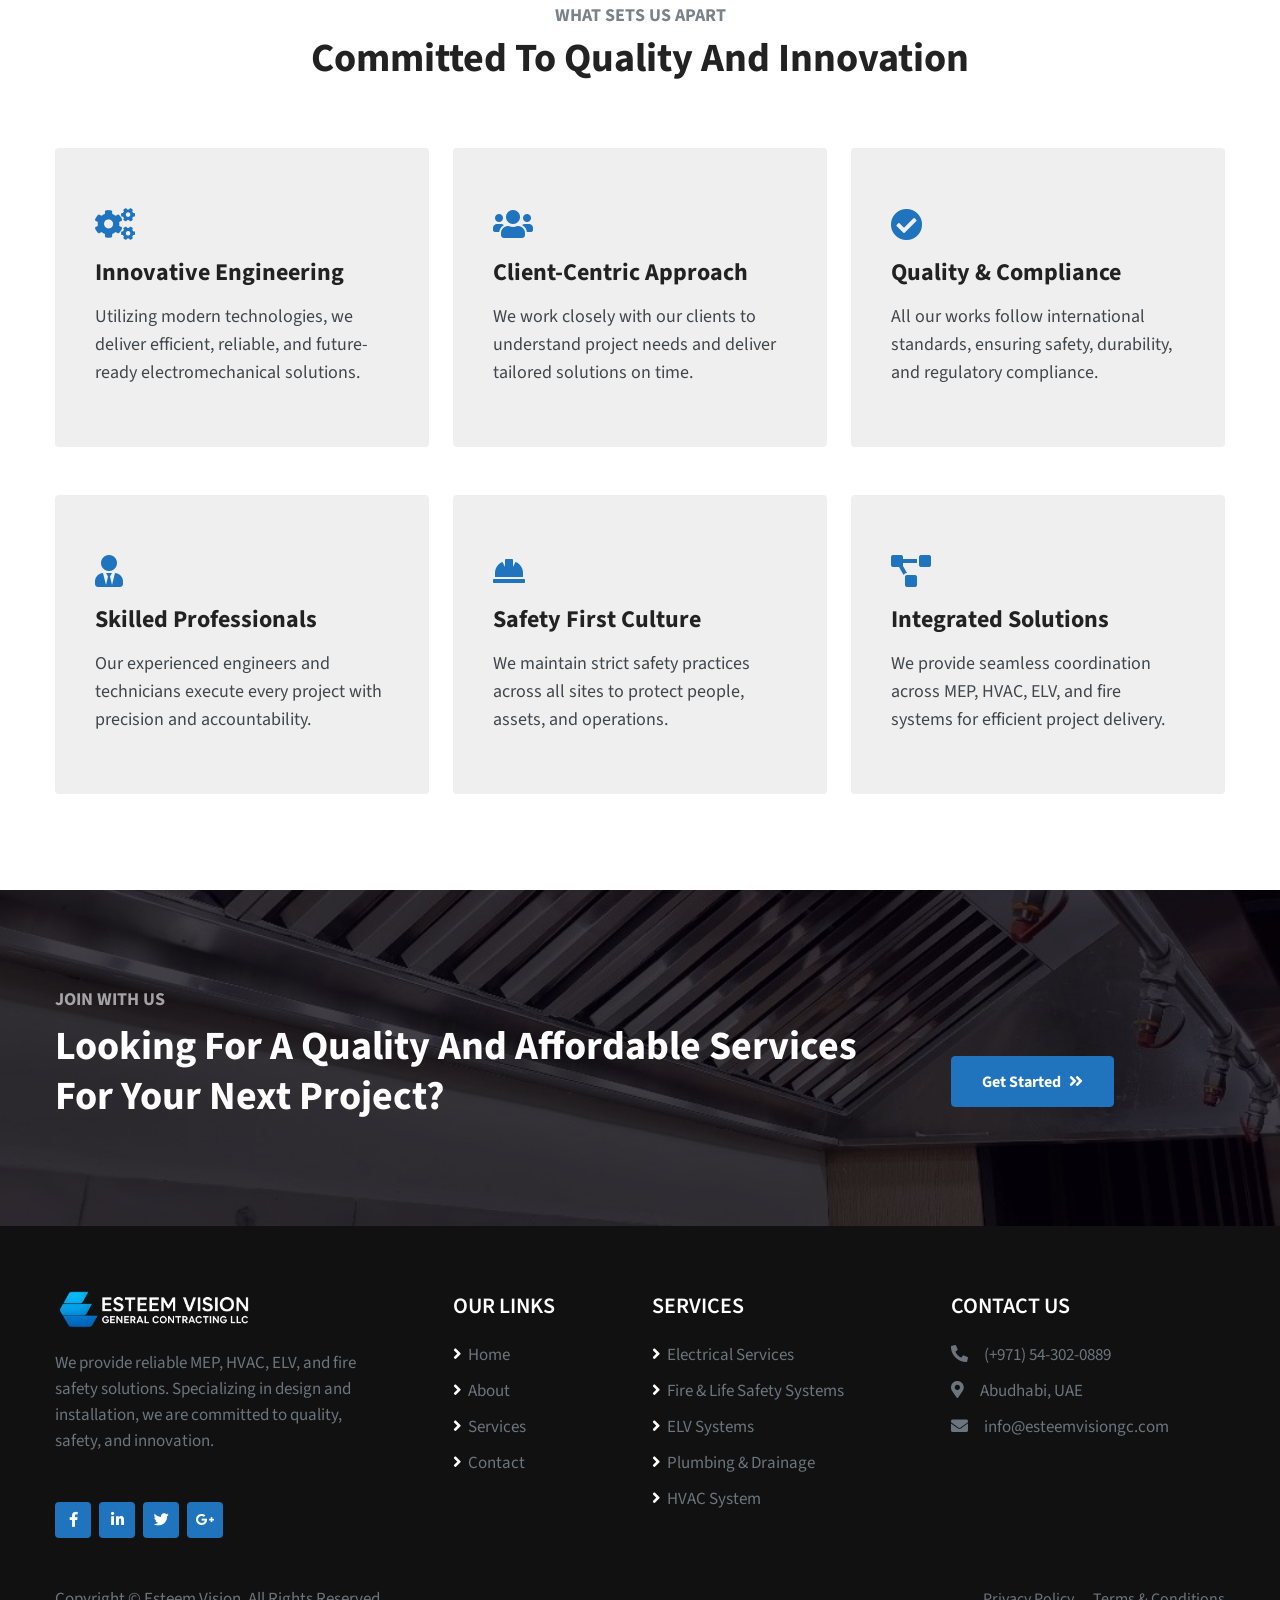
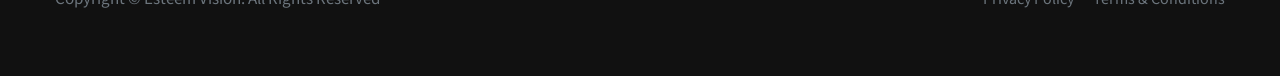
<file: services.html>
<!--
Author: W3layouts
Author URL: http://w3layouts.com
-->
<!doctype html>
<html lang="en">

<head>
    <!-- Required meta tags -->
    <meta charset="utf-8">
    <meta name="viewport" content="width=device-width, initial-scale=1, shrink-to-fit=no">
    <title>Services - Esteem Vision - ElectroMechanical</title>
    <link rel="icon" href="assets/images/Esteem Vision LOGO.png" type="image/png">
    <!-- google fonts -->
    <link href="//fonts.googleapis.com/css2?family=Source+Sans+Pro:ital,wght@0,400;0,600;0,700;1,600&display=swap" rel="stylesheet">
    <!-- Template CSS -->
    <link rel="stylesheet" href="assets/css/style-starter.css">
</head>

<body>
    <!--/Header-->
    <header id="site-header" class="fixed-top">
        <div class="container">
            <nav class="navbar navbar-expand-lg navbar-light stroke py-lg-0">
                    <a class="navbar-brand" href="index.html">
                       <img src="assets/images/logo.png" class="logo logo-white" alt="">
                       <img src="assets/images/dark-logo.png" class="logo logo-black" alt="">
                    </a>
                <button class="navbar-toggler collapsed" type="button" data-bs-toggle="collapse" data-bs-target="#navbarScroll" aria-controls="navbarScroll" aria-expanded="false" aria-label="Toggle navigation">
                    <span class="navbar-toggler-icon fa icon-expand fa-bars"></span>
                    <span class="navbar-toggler-icon fa icon-close fa-times"></span>
                </button>
                <div class="collapse navbar-collapse" id="navbarScroll">
                    <ul class="navbar-nav mx-lg-auto my-2 my-lg-0 navbar-nav-scroll">
                        <li class="nav-item">
                            <a class="nav-link" aria-current="page" href="index.html">Home</a>
                        </li>
                        <li class="nav-item">
                            <a class="nav-link" href="about.html">About</a>
                        </li>
                        <li class="nav-item">
                            <a class="nav-link active" href="services.html">Services</a>
                        </li>
                        
                        <li class="nav-item">
                            <a class="nav-link" href="contact.html">Contact</a>
                        </li>
                    </ul>
                    <a href="assets/Profile-Esteem Vision General contracting LLC.pdf" target="_blank" rel="noopener" class="btn btn-style btn-outline-light header-button">Our Brochure</a>
                    <a href="assets/Profile-Esteem Vision General contracting LLC.pdf" target="_blank" rel="noopener" class="btn btn-style btn-outline-light white-header-button">Our Brochure</a>
                    <!--/search
                    <button id="trigger-overlay" class="searchw3-icon me-xl-4 me-lg-3" type="button"><i class="fas fa-search"></i></button>
                     open/close 
                    <div class="overlay overlay-slidedown">
                        <button type="button" class="overlay-close"><i class="fas fa-times"></i></button>
                        <nav class="w3l-formhny">
                            <form action="#" method="GET" class="d-sm-flex search-header">
                                <input class="form-control me-2" type="search" placeholder="Search here..." aria-label="Search" required>
                                <button class="btn btn-style btn-secondary me-lg-3" type="submit">Search</button>
                            </form>
                        </nav>
                    </div>
                    //search-->
                </div>
                <!-- toggle switch for light and dark theme -->
                <!--<div class="mobile-position">
                    <nav class="navigation">
                        <div class="theme-switch-wrapper">
                            <label class="theme-switch" for="checkbox">
                                <input type="checkbox" id="checkbox">
                                <div class="mode-container">
                                    <i class="gg-sun"></i>
                                    <i class="gg-moon"></i>
                                </div>
                            </label>
                        </div>
                    </nav>
                </div>-->
                <!-- //toggle switch for light and dark theme -->
            </nav>
        </div>
    </header>
    <!--//Header-->
    <!--/inner-page-->
    <div class="inner-banner py-5">
        <section class="w3l-breadcrumb text-left py-sm-5 ">
            <div class="container">
                <div class="w3breadcrumb-gids">
                    <div class="w3breadcrumb-left text-left">
                        <h2 class="inner-w3-title mt-sm-5 mt-4">
                            Services </h2>

                    </div>
                    <div class="w3breadcrumb-right">
                        <ul class="breadcrumbs-custom-path">
                            <li><a href="index.html">Home</a></li>
                            <li class="active"><span class="fas fa-angle-double-right mx-2"></span> Services </li>
                        </ul>
                    </div>
                </div>

            </div>
        </section>
    </div>
    <!--//inner-page-->
    <!--/w3-grids-->
    <section class="w3l-passion-mid-sec py-5">
        <div class="container py-md-5 py-3">
            <div class="container">
                <div class="row w3l-passion-mid-grids">
                    
                    <div class="col-lg-7 passion-grid-item-info ps-lg-5 mt-lg-0 mt-5 mb-3">
                        <h6 class="title-subw3hny mb-1">What We Do</h6>
                        <h3 class="title-w3l mb-4">Our Services Ensure Safety, Efficiency, and Long-Term Performance</h3>
                        <p class="mt-3 pe-lg-5">At Esteem Vision, we deliver comprehensive MEP and electromechanical contracting solutions. 
                            From detailed system planning and installation to ongoing maintenance support, every service is carried out with 
                            a strong focus on quality, reliability, and technical precision.</p>
                    </div>
                    <div class="col-lg-5 w3hny-passion-item">
                        <img src="assets/images/service-foto(3-2).jpg" alt="" class="img-fluid radius-image">
                    </div>

                </div>
            </div>
        </div>
    </section>
    <!--//w3-grids-->


    <!--SERVICES SECTION-->
    <section class="w3l-aboutblock1 grids-3-w3l py-5 services-page-section" id="services">
        <div class="container py-lg-5 py-md-4 py-2">
            <div class="title-content text-center mb-2">
                <h6 class="title-subw3hny mb-1">We Offer</h6>
                <h3 class="title-w3l">The Most Complete MEP Solutions For Industry</h3>
            </div>
            <div class="row justify-content-center">

                <div class="col-lg-12 col-md-12 grids-feature mt-5"> 
                    <div class="ser-box ser-1 "> 
                        <img src="assets/images/services/electrical2.jpg" alt="" class="img-fluid radius-image">
                        <div class="area-box-info mt-2">
                            <h3 class="title-head service-title">Electrical Services</h3>
                            <ul class="custom-bullets mt-4">
                                <li>Electrical power and lighting system installation</li>
                                <li>LV &amp; MV cable laying, termination, and testing</li>
                                <li>Distribution boards and control panel assembly</li>
                                <li>Earthing and lightning protection systems</li>
                                <li>Street lighting and outdoor illumination works</li>
                            </ul>

                        </div>
                    </div>
                </div>

                <div class="col-lg-12 col-md-12 grids-feature mt-5"> 
                    <div class="ser-box ser-1 "> 
                        <img src="assets/images/services/fire-extinguisher.jpg" alt="" class="img-fluid radius-image">                        
                        <div class="area-box-info mt-2">
                            <h3 class="title-head service-title">Fire & Life Safety Systems</h3>
                            <ul class="custom-bullets mt-4">
                                <li>Fire alarm and PAVA systems</li>
                                <li>Sprinkler, hydrant, and hose reel network installation</li>
                                <li>Fire pump installation and commissioning</li>
                                <li>Emergency and exit lighting systems</li>
                                <li>VESDA System</li>
                                <li>Fire suppression System(NOVEC,FM200,FOAM,WATER MIST.DELUGE,WET CHEMICAL)</li>
                                <li>Fire sealant</li>
                            </ul>


                        </div>
                    </div>
                </div>

                <div class="col-lg-12 col-md-12 grids-feature mt-5"> 
                    <div class="ser-box ser-1 ">                         
                        <img src="assets/images/services/elv1.jpg" alt="" class="img-fluid radius-image">
                        <div class="area-box-info mt-2">
                            <h3 class="title-head service-title">ELV (Extra Low Voltage) Systems</h3>
                            <ul class="custom-bullets mt-4">
                                <li>CCTV and security surveillance systems</li>
                                <li>Access control and biometric entry solutions</li>
                                <li>Public address, BGM, and intercom systems</li>
                                <li>Disabled patient and nurse calling system</li>
                                <li>Building management and automation systems (BMS)</li>
                                <li>SMATV systems for hospitality and commercial use</li>
                            </ul>
                        </div>
                    </div>
                </div>

                <div class="col-lg-12 col-md-12 grids-feature mt-5"> 
                    <div class="ser-box ser-1 ">                         
                        <img src="assets/images/services/plumbing.jpg" alt="" class="img-fluid radius-image">
                        <div class="area-box-info mt-2">
                            <h3 class="title-head service-title">Plumbing & Drainage</h3>
                            <ul class="custom-bullets mt-4">
                                <li>Internal and external water supply network installation</li>
                                <li>HDPE piping (25mm–250mm) butt fusion and electrofusion systems</li>
                                <li>Drainage and stormwater piping systems</li>
                                <li>Pumping stations, tanks, and sanitary fixtures</li>
                                <li>Water filtration, softening, and treatment systems</li>
                                <li>Testing, flushing, and commissioning of complete systems</li>
                            </ul>
                        </div>
                    </div>
                </div>

                <div class="col-lg-12 col-md-12 grids-feature mt-5"> 
                    <div class="ser-box ser-1 ">                        
                        <img src="assets/images/services/HVAC.jpg" alt="" class="img-fluid radius-image">
                        <div class="area-box-info mt-2">
                            <h3 class="title-head service-title">HVAC (Heating, Ventilation & Air Conditioning)</h3>
                            <ul class="custom-bullets mt-4">
                                <li>Ducted split, package, and chilled water systems</li>
                                <li>Air handling units (AHU) and fan coil unit (FCU) installation</li>
                                <li>Ventilation and exhaust systems for commercial buildings</li>
                                <li>Smoke management systems</li>
                                <li>Kitchen smoke management systems (Ecology Unit)</li>
                            </ul>
                        </div>
                    </div>
                </div>

            </div>
        </div>
    </section>
    <!--SERVICES SECTION ENDING-->


    <section class="w3l-features py-5" id="work">
        <div class="container py-lg-5 py-md-4 py-2">
            <div class="title-content text-center mb-lg-3 mb-4">
                <h6 class="title-subw3hny mb-1">What Sets Us Apart</h6>
                <h3 class="title-w3l">Committed to Quality and Innovation</h3>
            </div>
            <div class="main-cont-wthree-2">
                <div class="row justify-content-center">
                    <div class="col-lg-4 col-md-6 mt-lg-5 mt-4">
                        <div class="grids-1 box-wrap">
                            <div class="icon">
                                <i class="fas fa-cogs"></i>
                            </div>
                            <h4><a href="about.html" class="title-head mb-3">Innovative Engineering</a></h4>
                            <p class="text-para">Utilizing modern technologies, we deliver efficient, reliable, and 
                                                 future-ready electromechanical solutions. </p>
                        </div>
                    </div>
                    <div class="col-lg-4 col-md-6 mt-lg-5 mt-4">
                        <div class="grids-1 box-wrap">
                            <div class="icon">
                                <i class="fas fa-users"></i>
                            </div>
                            <h4><a href="about.html" class="title-head mb-3">Client-Centric Approach</a></h4>
                            <p class="text-para">We work closely with our clients to understand project needs and 
                                                 deliver tailored solutions on time.</p>
                        </div>
                    </div>
                    <div class="col-lg-4 col-md-6 mt-lg-5 mt-4">
                        <div class="grids-1 box-wrap">
                            <div class="icon">
                                <i class="fas fa-check-circle"></i>
                            </div>
                            <h4><a href="about.html" class="title-head mb-3">Quality & Compliance</a></h4>
                            <p class="text-para">All our works follow international standards, ensuring safety, 
                                                 durability, and regulatory compliance.</p>
                        </div>
                    </div>
                    <div class="col-lg-4 col-md-6 mt-lg-5 mt-4">
                        <div class="grids-1 box-wrap">
                            <div class="icon">
                                <i class="fas fa-user-tie"></i>
                            </div>
                            <h4><a href="about.html" class="title-head mb-3">Skilled Professionals</a></h4>
                            <p class="text-para">Our experienced engineers and technicians execute every project 
                                                 with precision and accountability.</p>
                        </div>
                    </div>
                    <div class="col-lg-4 col-md-6 mt-lg-5 mt-4">
                        <div class="grids-1 box-wrap">
                            <div class="icon">
                                <i class="fas fa-hard-hat"></i>
                            </div>
                            <h4><a href="about.html" class="title-head mb-3">Safety First Culture</a></h4>
                            <p class="text-para">We maintain strict safety practices across all sites to protect people, 
                                                 assets, and operations.</p>
                        </div>
                    </div>
                    <div class="col-lg-4 col-md-6 mt-lg-5 mt-4">
                        <div class="grids-1 box-wrap">
                            <div class="icon">
                                <i class="fas fa-project-diagram"></i>
                            </div>
                            <h4><a href="about.html" class="title-head mb-3">Integrated Solutions</a></h4>
                            <p class="text-para">We provide seamless coordination across MEP, HVAC, ELV, and fire systems 
                                                 for efficient project delivery.</p>
                        </div>
                    </div>
                </div>
            </div>
        </div>
    </section>
    <!--//features section -->
    

    <!--/w3l-subscribe-content-->
    <section class="w3l-join-main py-5">
        <div class="container py-md-5">
            <div class="w3l-project-in">
                <div class="row">
                    <div class="col-lg-9">
                        <div class="bottom-info">
                            <div class="header-section pe-lg-5">
                                <h5 class="title-subw3hny mb-2">Join With Us</h5>
                                <h6 class="title-w3l two mb-2">Looking for a quality and affordable services for your next project?</h6>
                            </div>
                        </div>
                    </div>
                    <div class="col-lg-3 w3l-subscribe-content align-self mt-lg-0 mt-5">
                        <a href="contact.html" class="btn btn-style btn-primary mt-lg-5 mt-4 me-2">Get Started<i class="fas fa-angle-double-right ms-2"></i></a>
                    </div>
                </div>
            </div>
        </div>
    </section>
    <!--//w3l-subscribe-content-->



    <!--/feature-section>
    <section class="w3l-aboutblock1" id="services1">
        <div class="midd-w3 py-5">
            <div class="container py-lg-5 py-md-4 py-2">
                <div class="title-content text-center">
                    <h6 class="title-subw3hny mb-1">Services</h6>
                    <h3 class="title-w3l">Industries Served</h3>
                </div>
                <div class="row justify-content-center">
                    <div class="col-lg-4 col-md-6 grids-feature mt-md-5 mt-4">
                        <div class="area-box">
                            <i class="fas fa-archway" aria-hidden="true"></i>
                            <div class="area-box-info">
                                <h4><a href="#feature" class="title-head">Building &
                                        Construction</a></h4>
                                <p>Amus a ligula quam tesque et ut justo, Duis sed dolor et amet.</p>
                            </div>
                        </div>
                    </div>
                    <div class="col-lg-4 col-md-6 grids-feature mt-md-5 mt-4">
                        <div class="area-box">
                            <i class="fas fa-industry" aria-hidden="true"></i>
                            <div class="area-box-info">
                                <h4><a href="#feature" class="title-head">Power & Energy</a></h4>
                                <p>Amus a ligula quam tesque et ut justo, Duis sed dolor et amet.</p>
                            </div>
                        </div>
                    </div>
                    <div class="col-lg-4 col-md-6 grids-feature mt-md-5 mt-4">
                        <div class="area-box">
                            <i class="fas fa-campground" aria-hidden="true"></i>
                            <div class="area-box-info">
                                <h4><a href="#feature" class="title-head">Alternate Energy</a></h4>
                                <p>Amus a ligula quam tesque et ut justo, Duis sed dolor et amet.</p>
                            </div>
                        </div>
                    </div>
                    <div class="col-lg-4 col-md-6 grids-feature mt-md-5 mt-4">
                        <div class="area-box">
                            <i class="fas fa-tools" aria-hidden="true"></i>
                            <div class="area-box-info">
                                <h4><a href="#feature" class="title-head">Maintenance
                                        & Repairs</a></h4>
                                <p>Amus a ligula quam tesque et ut justo, Duis sed dolor et amet.</p>
                            </div>
                        </div>
                    </div>
                    <div class="col-lg-4 col-md-6 grids-feature mt-md-5 mt-4">
                        <div class="area-box">
                            <i class="fas fa-flask" aria-hidden="true"></i>
                            <div class="area-box-info">
                                <h4><a href="#feature" class="title-head">Chemical Research</a></h4>
                                <p>Amus a ligula quam tesque et ut justo, Duis sed dolor et amet.</p>
                            </div>
                        </div>
                    </div>

                    <div class="col-lg-4 col-md-6 grids-feature mt-md-5 mt-4">
                        <div class="area-box">
                            <i class="fas fa-burn" aria-hidden="true"></i>
                            <div class="area-box-info">
                                <h4><a href="#feature" class="title-head">Petroleum & Gas</a></h4>
                                <p>Amus a ligula quam tesque et ut justo, Duis sed dolor et amet.</p>
                            </div>
                        </div>
                    </div>

                </div>
            </div>
        </div>
    </section>
    <//feature-section-->


    <!--/footer-9-->
    <footer class="w3l-footer9">
        <section class="footer-inner-main py-5">
            <div class="container py-md-3">
                <div class="right-side">
                    <div class="row footer-hny-grids sub-columns">

                        <div class="col-lg-4 sub-one-left">
                                <a class="footer-logo" href="index.html">
                                   <img src="assets/images/logo.png" alt="">
                                </a>
                            
                                <p class="footer-phny pe-lg-5 mt-3">
                                    We provide reliable MEP, HVAC, ELV, and fire safety solutions. 
                                    Specializing in design and installation, we are committed to quality, safety, and innovation.
                                </p>

                            <div class="columns-2 mt-lg-5 mt-4">
                                <ul class="social">
                                    <li><a href="#facebook"><span class="fab fa-facebook-f"></span></a>
                                    </li>
                                    <li><a href="#linkedin"><span class="fab fa-linkedin-in"></span></a>
                                    </li>
                                    <li><a href="#twitter"><span class="fab fa-twitter"></span></a>
                                    </li>
                                    <li><a href="#google"><span class="fab fa-google-plus-g"></span></a>
                                    </li>

                                </ul>
                            </div>
                        </div>

                        <div class="col-lg-2 sub-two-right">
                            <h6>Our Links</h6>
                             <ul>
                                <li><a href="index.html"><i class="fas fa-angle-right"></i>Home</a>
                                </li>
                                <li><a href="about.html"><i class="fas fa-angle-right"></i>About</a>
                                </li>
                                <li><a href="services.html"><i class="fas fa-angle-right"></i>Services</a></li>
                                <li><a href="contact.html"><i class="fas fa-angle-right"></i>Contact</a></li>
                            </ul>
                        </div>

                        <div class="col-lg-3 sub-two-right">
                            <h6>Services</h6>
                            <ul>
                                <li><a href="services.html"><i class="fas fa-angle-right"></i>Electrical Services</a>
                                </li>
                                <li><a href="services.html"><i class="fas fa-angle-right"></i>Fire & Life Safety Systems</a>
                                </li>
                                <li><a href="services.html"><i class="fas fa-angle-right"></i>ELV Systems</a>
                                </li>
                                <li><a href="services.html"><i class="fas fa-angle-right"></i>Plumbing & Drainage</a>
                                </li>
                                <li><a href="services.html"><i class="fas fa-angle-right"></i>HVAC System</a></li>
                            </ul>
                        </div>

                        
                        <div class="col-lg-3 sub-two-right">
                            <h6>Contact Us</h6>
                            <ul>
                                <li><a href="tel:+971543020889"><i class="fas fa-phone-alt me-3"></i>(+971) 54-302-0889</a></li>
                                <li><a href="#"><i class="fas fa-map-marker-alt me-3"></i>Abudhabi, UAE</a></li>
                                <li><a href="mailto:info@esteemvisiongc.com"><i class="fas fa-envelope me-3"></i>info@esteemvisiongc.com</a></li>
                            </ul>
                        </div>
                    </div>
                </div>

                <div class="below-section mt-5">
                    <div class="copyright-footer">
                        <div class="columns text-left">
                            <p>Copyright © Esteem Vision. All Rights Reserved</p>
                        </div>
                        <ul class="footer-w3list text-right">
                            <li><a href="#">Privacy Policy</a>
                            </li>
                            <li><a href="#">Terms &amp; Conditions</a>
                            </li>
                        </ul>
                    </div>
                </div>

            </div>
        </section>

        <!-- Js scripts -->
        <!-- move top -->
        <button onclick="topFunction()" id="movetop" title="Go to top">
            <span class="fas fa-level-up-alt" aria-hidden="true"></span>
        </button>
        <script>
            // When the user scrolls down 20px from the top of the document, show the button
            window.onscroll = function() {
                scrollFunction()
            };

            function scrollFunction() {
                if (document.body.scrollTop > 20 || document.documentElement.scrollTop > 20) {
                    document.getElementById("movetop").style.display = "block";
                } else {
                    document.getElementById("movetop").style.display = "none";
                }
            }

            // When the user clicks on the button, scroll to the top of the document
            function topFunction() {
                document.body.scrollTop = 0;
                document.documentElement.scrollTop = 0;
            }

        </script>
        <!-- //move top -->
    </footer>
    <!--//footer-9 -->
    <!-- Template JavaScript -->
    <script src="assets/js/jquery-3.3.1.min.js"></script>
    <script src="assets/js/theme-change.js"></script>
    <!--/search-->
    <script src="assets/js/modernizr.custom.js"></script>
    <script src="assets/js/classie.js"></script>
    <script src="assets/js/demo1.js"></script>
    <!--//search-->
    <!-- MENU-JS -->
    <script>
        $(window).on("scroll", function() {
            var scroll = $(window).scrollTop();

            if (scroll >= 80) {
                $("#site-header").addClass("nav-fixed");
            } else {
                $("#site-header").removeClass("nav-fixed");
            }
        });

        //Main navigation Active Class Add Remove
        $(".navbar-toggler").on("click", function() {
            $("header").toggleClass("active");
        });
        $(document).on("ready", function() {
            if ($(window).width() > 991) {
                $("header").removeClass("active");
            }
            $(window).on("resize", function() {
                if ($(window).width() > 991) {
                    $("header").removeClass("active");
                }
            });
        });

    </script>
    <!-- //MENU-JS -->

    <!-- disable body scroll which navbar is in active -->
    <script>
        $(function() {
            $('.navbar-toggler').click(function() {
                $('body').toggleClass('noscroll');
            })
        });

    </script>
    <!-- //disable body scroll which navbar is in active -->
    <!-- //bootstrap -->
    <script src="assets/js/bootstrap.min.js"></script>

</body>

</html>
</file>
<file: assets/css/style-starter.css>
/*--
Author: W3layouts
Author URL: http://w3layouts.com
--*/
@charset "UTF-8";

/*!
 * Bootstrap v5.0.1 (https://getbootstrap.com/)
 * Copyright 2011-2021 The Bootstrap Authors
 * Copyright 2011-2021 Twitter, Inc.
 * Licensed under MIT (https://github.com/twbs/bootstrap/blob/main/LICENSE)
 */
:root {
    --bs-blue: #0d6efd;
    --bs-indigo: #6610f2;
    --bs-purple: #6f42c1 --bs-pink: #d63384;
    --bs-red: #dc3545;
    --bs-orange: #fd7e14;
    --bs-yellow: #ffc107;
    --bs-green: #198754;
    --bs-teal: #20c997;
    --bs-cyan: #0dcaf0;
    --bs-white: #fff;
    --bs-gray: #6c757d;
    --bs-gray-dark: #343a40;
    --bs-primary: #0d6efd;
    --bs-secondary: #6c757d;
    --bs-success: #198754;
    --bs-info: #0dcaf0;
    --bs-warning: #ffc107;
    --bs-danger: #dc3545;
    --bs-light: #f8f9fa;
    --bs-dark: #212529;
    --bs-font-sans-serif: system-ui, -apple-system, "Segoe UI", Roboto, "Helvetica Neue", Arial, "Noto Sans", "Liberation Sans", sans-serif, "Apple Color Emoji", "Segoe UI Emoji", "Segoe UI Symbol", "Noto Color Emoji";
    --bs-font-monospace: SFMono-Regular, Menlo, Monaco, Consolas, "Liberation Mono", "Courier New", monospace;
    --bs-gradient: linear-gradient(180deg, rgba(255, 255, 255, 0.15), rgba(255, 255, 255, 0))
}

*,
::after,
::before {
    box-sizing: border-box
}

@media (prefers-reduced-motion:no-preference) {
    :root {
        scroll-behavior: smooth
    }
}

body {
    margin: 0;
    font-family: 'Source Sans Pro', sans-serif;
    font-size: 1rem;
    font-weight: 400;
    line-height: 1.5;
    color: #212529;
    background-color: #fff;
    -webkit-text-size-adjust: 100%;
    -webkit-tap-highlight-color: transparent
}

hr {
    margin: 1rem 0;
    color: inherit;
    background-color: currentColor;
    border: 0;
    opacity: .25
}

hr:not([size]) {
    height: 1px
}

.h1,
.h2,
.h3,
.h4,
.h5,
.h6,
h1,
h2,
h3,
h4,
h5,
h6 {
    margin-top: 0;
    margin-bottom: .5rem;
    font-weight: 700;
    line-height: 1.2
}

.h1,
h1 {
    font-size: calc(1.375rem + 1.5vw)
}

@media (min-width:1200px) {

    .h1,
    h1 {
        font-size: 2.5rem
    }
}

.h2,
h2 {
    font-size: calc(1.325rem + .9vw)
}

@media (min-width:1200px) {

    .h2,
    h2 {
        font-size: 2rem
    }
}

.h3,
h3 {
    font-size: calc(1.3rem + .6vw)
}

@media (min-width:1200px) {

    .h3,
    h3 {
        font-size: 1.75rem
    }
}

.h4,
h4 {
    font-size: calc(1.275rem + .3vw)
}

@media (min-width:1200px) {

    .h4,
    h4 {
        font-size: 1.5rem
    }
}

.h5,
h5 {
    font-size: 1.25rem
}

.h6,
h6 {
    font-size: 1rem
}

p {
    margin-top: 0;
    margin-bottom: 1rem
}

abbr[data-bs-original-title],
abbr[title] {
    -webkit-text-decoration: underline dotted;
    text-decoration: underline dotted;
    cursor: help;
    -webkit-text-decoration-skip-ink: none;
    text-decoration-skip-ink: none
}

address {
    margin-bottom: 1rem;
    font-style: normal;
    line-height: inherit
}

ol,
ul {
    padding-left: 2rem
}

dl,
ol,
ul {
    margin-top: 0;
    margin-bottom: 1rem
}

ol ol,
ol ul,
ul ol,
ul ul {
    margin-bottom: 0
}

dt {
    font-weight: 700
}

dd {
    margin-bottom: .5rem;
    margin-left: 0
}

blockquote {
    margin: 0 0 1rem
}

b,
strong {
    font-weight: bolder
}

.small,
small {
    font-size: .875em
}

.mark,
mark {
    padding: .2em;
    background-color: #fcf8e3
}

sub,
sup {
    position: relative;
    font-size: .75em;
    line-height: 0;
    vertical-align: baseline
}

sub {
    bottom: -.25em
}

sup {
    top: -.5em
}

a {
    color: #0d6efd;
    text-decoration: underline
}

a:hover {
    color: var(--primary-color);
}

a:not([href]):not([class]),
a:not([href]):not([class]):hover {
    color: inherit;
    text-decoration: none
}

code,
kbd,
pre,
samp {
    font-family: 'Source Sans Pro', sans-serif;
    font-size: 1em;
    direction: ltr;
    unicode-bidi: bidi-override
}

pre {
    display: block;
    margin-top: 0;
    margin-bottom: 1rem;
    overflow: auto;
    font-size: .875em
}

pre code {
    font-size: inherit;
    color: inherit;
    word-break: normal
}

code {
    font-size: .875em;
    color: #d63384;
    word-wrap: break-word
}

a > code {
    color: inherit
}

kbd {
    padding: .2rem .4rem;
    font-size: .875em;
    color: #fff;
    background-color: #212529;
    border-radius: .2rem
}

kbd kbd {
    padding: 0;
    font-size: 1em;
    font-weight: 700
}

figure {
    margin: 0 0 1rem
}

img,
svg {
    vertical-align: middle
}

table {
    caption-side: bottom;
    border-collapse: collapse
}

caption {
    padding-top: .5rem;
    padding-bottom: .5rem;
    color: #6c757d;
    text-align: left
}

th {
    text-align: inherit;
    text-align: -webkit-match-parent
}

tbody,
td,
tfoot,
th,
thead,
tr {
    border-color: inherit;
    border-style: solid;
    border-width: 0
}

label {
    display: inline-block
}

button {
    border-radius: 0
}

button:focus:not(:focus-visible) {
    outline: 0
}

button,
input,
optgroup,
select,
textarea {
    margin: 0;
    font-family: 'Source Sans Pro', sans-serif;
    font-size: inherit;
    line-height: inherit
}

button,
select {
    text-transform: none
}

[role=button] {
    cursor: pointer
}

select {
    word-wrap: normal
}

select:disabled {
    opacity: 1
}

[list]::-webkit-calendar-picker-indicator {
    display: none
}

[type=button],
[type=reset],
[type=submit],
button {
    -webkit-appearance: button
}

[type=button]:not(:disabled),
[type=reset]:not(:disabled),
[type=submit]:not(:disabled),
button:not(:disabled) {
    cursor: pointer
}

::-moz-focus-inner {
    padding: 0;
    border-style: none
}

textarea {
    resize: vertical
}

fieldset {
    min-width: 0;
    padding: 0;
    margin: 0;
    border: 0
}

legend {
    float: left;
    width: 100%;
    padding: 0;
    margin-bottom: .5rem;
    font-size: calc(1.275rem + .3vw);
    line-height: inherit
}

@media (min-width:1200px) {
    legend {
        font-size: 1.5rem
    }
}

legend + * {
    clear: left
}

::-webkit-datetime-edit-day-field,
::-webkit-datetime-edit-fields-wrapper,
::-webkit-datetime-edit-hour-field,
::-webkit-datetime-edit-minute,
::-webkit-datetime-edit-month-field,
::-webkit-datetime-edit-text,
::-webkit-datetime-edit-year-field {
    padding: 0
}

::-webkit-inner-spin-button {
    height: auto
}

[type=search] {
    outline-offset: -2px;
    -webkit-appearance: textfield
}

::-webkit-search-decoration {
    -webkit-appearance: none
}

::-webkit-color-swatch-wrapper {
    padding: 0
}

::file-selector-button {
    font: inherit
}

::-webkit-file-upload-button {
    font: inherit;
    -webkit-appearance: button
}

output {
    display: inline-block
}

iframe {
    border: 0
}

summary {
    display: list-item;
    cursor: pointer
}

progress {
    vertical-align: baseline
}

[hidden] {
    display: none !important
}

.lead {
    font-size: 1.25rem;
    font-weight: 300
}

.display-1 {
    font-size: calc(1.625rem + 4.5vw);
    font-weight: 300;
    line-height: 1.2
}

@media (min-width:1200px) {
    .display-1 {
        font-size: 5rem
    }
}

.display-2 {
    font-size: calc(1.575rem + 3.9vw);
    font-weight: 300;
    line-height: 1.2
}

@media (min-width:1200px) {
    .display-2 {
        font-size: 4.5rem
    }
}

.display-3 {
    font-size: calc(1.525rem + 3.3vw);
    font-weight: 300;
    line-height: 1.2
}

@media (min-width:1200px) {
    .display-3 {
        font-size: 4rem
    }
}

.display-4 {
    font-size: calc(1.475rem + 2.7vw);
    font-weight: 300;
    line-height: 1.2
}

@media (min-width:1200px) {
    .display-4 {
        font-size: 3.5rem
    }
}

.display-5 {
    font-size: calc(1.425rem + 2.1vw);
    font-weight: 300;
    line-height: 1.2
}

@media (min-width:1200px) {
    .display-5 {
        font-size: 3rem
    }
}

.display-6 {
    font-size: calc(1.375rem + 1.5vw);
    font-weight: 300;
    line-height: 1.2
}

@media (min-width:1200px) {
    .display-6 {
        font-size: 2.5rem
    }
}

.list-unstyled {
    padding-left: 0;
    list-style: none
}

.list-inline {
    padding-left: 0;
    list-style: none
}

.list-inline-item {
    display: inline-block
}

.list-inline-item:not(:last-child) {
    margin-right: .5rem
}

.initialism {
    font-size: .875em;
    text-transform: uppercase
}

.blockquote {
    margin-bottom: 1rem;
    font-size: 1.25rem
}

.blockquote > :last-child {
    margin-bottom: 0
}

.blockquote-footer {
    margin-top: -1rem;
    margin-bottom: 1rem;
    font-size: .875em;
    color: #6c757d
}

.blockquote-footer::before {
    content: "— "
}

.img-fluid {
    max-width: 100%;
    height: auto
}

.img-thumbnail {
    padding: .25rem;
    background-color: #fff;
    border: 1px solid #dee2e6;
    border-radius: .25rem;
    max-width: 100%;
    height: auto
}

.figure {
    display: inline-block
}

.figure-img {
    margin-bottom: .5rem;
    line-height: 1
}

.figure-caption {
    font-size: .875em;
    color: #6c757d
}

.container,
.container-fluid,
.container-lg,
.container-md,
.container-sm,
.container-xl,
.container-xxl {
    width: 100%;
    padding-right: var(--bs-gutter-x, .75rem);
    padding-left: var(--bs-gutter-x, .75rem);
    margin-right: auto;
    margin-left: auto
}

@media (min-width:576px) {

    .container,
    .container-sm {
        max-width: 540px
    }
}

@media (min-width:768px) {

    .container,
    .container-md,
    .container-sm {
        max-width: 720px
    }
}

@media (min-width:992px) {

    .container,
    .container-lg,
    .container-md,
    .container-sm {
        max-width: 960px
    }
}

@media (min-width:1200px) {

    .container,
    .container-lg,
    .container-md,
    .container-sm,
    .container-xl {
        max-width: 1140px
    }
}

@media (min-width:1400px) {

    .container,
    .container-lg,
    .container-md,
    .container-sm,
    .container-xl,
    .container-xxl {
        max-width: 1320px
    }
}

.row {
    --bs-gutter-x: 1.5rem;
    --bs-gutter-y: 0;
    display: flex;
    flex-wrap: wrap;
    margin-top: calc(var(--bs-gutter-y) * -1);
    margin-right: calc(var(--bs-gutter-x)/ -2);
    margin-left: calc(var(--bs-gutter-x)/ -2)
}

.row > * {
    flex-shrink: 0;
    width: 100%;
    max-width: 100%;
    padding-right: calc(var(--bs-gutter-x)/ 2);
    padding-left: calc(var(--bs-gutter-x)/ 2);
    margin-top: var(--bs-gutter-y)
}

.col {
    flex: 1 0 0%
}

.row-cols-auto > * {
    flex: 0 0 auto;
    width: auto
}

.row-cols-1 > * {
    flex: 0 0 auto;
    width: 100%
}

.row-cols-2 > * {
    flex: 0 0 auto;
    width: 50%
}

.row-cols-3 > * {
    flex: 0 0 auto;
    width: 33.3333333333%
}

.row-cols-4 > * {
    flex: 0 0 auto;
    width: 25%
}

.row-cols-5 > * {
    flex: 0 0 auto;
    width: 20%
}

.row-cols-6 > * {
    flex: 0 0 auto;
    width: 16.6666666667%
}

.col-auto {
    flex: 0 0 auto;
    width: auto
}

.col-1 {
    flex: 0 0 auto;
    width: 8.3333333333%
}

.col-2 {
    flex: 0 0 auto;
    width: 16.6666666667%
}

.col-3 {
    flex: 0 0 auto;
    width: 25%
}

.col-4 {
    flex: 0 0 auto;
    width: 33.3333333333%
}

.col-5 {
    flex: 0 0 auto;
    width: 41.6666666667%
}

.col-6 {
    flex: 0 0 auto;
    width: 50%
}

.col-7 {
    flex: 0 0 auto;
    width: 58.3333333333%
}

.col-8 {
    flex: 0 0 auto;
    width: 66.6666666667%
}

.col-9 {
    flex: 0 0 auto;
    width: 75%
}

.col-10 {
    flex: 0 0 auto;
    width: 83.3333333333%
}

.col-11 {
    flex: 0 0 auto;
    width: 91.6666666667%
}

.col-12 {
    flex: 0 0 auto;
    width: 100%
}

.offset-1 {
    margin-left: 8.3333333333%
}

.offset-2 {
    margin-left: 16.6666666667%
}

.offset-3 {
    margin-left: 25%
}

.offset-4 {
    margin-left: 33.3333333333%
}

.offset-5 {
    margin-left: 41.6666666667%
}

.offset-6 {
    margin-left: 50%
}

.offset-7 {
    margin-left: 58.3333333333%
}

.offset-8 {
    margin-left: 66.6666666667%
}

.offset-9 {
    margin-left: 75%
}

.offset-10 {
    margin-left: 83.3333333333%
}

.offset-11 {
    margin-left: 91.6666666667%
}

.g-0,
.gx-0 {
    --bs-gutter-x: 0
}

.g-0,
.gy-0 {
    --bs-gutter-y: 0
}

.g-1,
.gx-1 {
    --bs-gutter-x: 0.25rem
}

.g-1,
.gy-1 {
    --bs-gutter-y: 0.25rem
}

.g-2,
.gx-2 {
    --bs-gutter-x: 0.5rem
}

.g-2,
.gy-2 {
    --bs-gutter-y: 0.5rem
}

.g-3,
.gx-3 {
    --bs-gutter-x: 1rem
}

.g-3,
.gy-3 {
    --bs-gutter-y: 1rem
}

.g-4,
.gx-4 {
    --bs-gutter-x: 1.5rem
}

.g-4,
.gy-4 {
    --bs-gutter-y: 1.5rem
}

.g-5,
.gx-5 {
    --bs-gutter-x: 3rem
}

.g-5,
.gy-5 {
    --bs-gutter-y: 3rem
}

@media (min-width:576px) {
    .col-sm {
        flex: 1 0 0%
    }

    .row-cols-sm-auto > * {
        flex: 0 0 auto;
        width: auto
    }

    .row-cols-sm-1 > * {
        flex: 0 0 auto;
        width: 100%
    }

    .row-cols-sm-2 > * {
        flex: 0 0 auto;
        width: 50%
    }

    .row-cols-sm-3 > * {
        flex: 0 0 auto;
        width: 33.3333333333%
    }

    .row-cols-sm-4 > * {
        flex: 0 0 auto;
        width: 25%
    }

    .row-cols-sm-5 > * {
        flex: 0 0 auto;
        width: 20%
    }

    .row-cols-sm-6 > * {
        flex: 0 0 auto;
        width: 16.6666666667%
    }

    .col-sm-auto {
        flex: 0 0 auto;
        width: auto
    }

    .col-sm-1 {
        flex: 0 0 auto;
        width: 8.3333333333%
    }

    .col-sm-2 {
        flex: 0 0 auto;
        width: 16.6666666667%
    }

    .col-sm-3 {
        flex: 0 0 auto;
        width: 25%
    }

    .col-sm-4 {
        flex: 0 0 auto;
        width: 33.3333333333%
    }

    .col-sm-5 {
        flex: 0 0 auto;
        width: 41.6666666667%
    }

    .col-sm-6 {
        flex: 0 0 auto;
        width: 50%
    }

    .col-sm-7 {
        flex: 0 0 auto;
        width: 58.3333333333%
    }

    .col-sm-8 {
        flex: 0 0 auto;
        width: 66.6666666667%
    }

    .col-sm-9 {
        flex: 0 0 auto;
        width: 75%
    }

    .col-sm-10 {
        flex: 0 0 auto;
        width: 83.3333333333%
    }

    .col-sm-11 {
        flex: 0 0 auto;
        width: 91.6666666667%
    }

    .col-sm-12 {
        flex: 0 0 auto;
        width: 100%
    }

    .offset-sm-0 {
        margin-left: 0
    }

    .offset-sm-1 {
        margin-left: 8.3333333333%
    }

    .offset-sm-2 {
        margin-left: 16.6666666667%
    }

    .offset-sm-3 {
        margin-left: 25%
    }

    .offset-sm-4 {
        margin-left: 33.3333333333%
    }

    .offset-sm-5 {
        margin-left: 41.6666666667%
    }

    .offset-sm-6 {
        margin-left: 50%
    }

    .offset-sm-7 {
        margin-left: 58.3333333333%
    }

    .offset-sm-8 {
        margin-left: 66.6666666667%
    }

    .offset-sm-9 {
        margin-left: 75%
    }

    .offset-sm-10 {
        margin-left: 83.3333333333%
    }

    .offset-sm-11 {
        margin-left: 91.6666666667%
    }

    .g-sm-0,
    .gx-sm-0 {
        --bs-gutter-x: 0
    }

    .g-sm-0,
    .gy-sm-0 {
        --bs-gutter-y: 0
    }

    .g-sm-1,
    .gx-sm-1 {
        --bs-gutter-x: 0.25rem
    }

    .g-sm-1,
    .gy-sm-1 {
        --bs-gutter-y: 0.25rem
    }

    .g-sm-2,
    .gx-sm-2 {
        --bs-gutter-x: 0.5rem
    }

    .g-sm-2,
    .gy-sm-2 {
        --bs-gutter-y: 0.5rem
    }

    .g-sm-3,
    .gx-sm-3 {
        --bs-gutter-x: 1rem
    }

    .g-sm-3,
    .gy-sm-3 {
        --bs-gutter-y: 1rem
    }

    .g-sm-4,
    .gx-sm-4 {
        --bs-gutter-x: 1.5rem
    }

    .g-sm-4,
    .gy-sm-4 {
        --bs-gutter-y: 1.5rem
    }

    .g-sm-5,
    .gx-sm-5 {
        --bs-gutter-x: 3rem
    }

    .g-sm-5,
    .gy-sm-5 {
        --bs-gutter-y: 3rem
    }
}

@media (min-width:768px) {
    .col-md {
        flex: 1 0 0%
    }

    .row-cols-md-auto > * {
        flex: 0 0 auto;
        width: auto
    }

    .row-cols-md-1 > * {
        flex: 0 0 auto;
        width: 100%
    }

    .row-cols-md-2 > * {
        flex: 0 0 auto;
        width: 50%
    }

    .row-cols-md-3 > * {
        flex: 0 0 auto;
        width: 33.3333333333%
    }

    .row-cols-md-4 > * {
        flex: 0 0 auto;
        width: 25%
    }

    .row-cols-md-5 > * {
        flex: 0 0 auto;
        width: 20%
    }

    .row-cols-md-6 > * {
        flex: 0 0 auto;
        width: 16.6666666667%
    }

    .col-md-auto {
        flex: 0 0 auto;
        width: auto
    }

    .col-md-1 {
        flex: 0 0 auto;
        width: 8.3333333333%
    }

    .col-md-2 {
        flex: 0 0 auto;
        width: 16.6666666667%
    }

    .col-md-3 {
        flex: 0 0 auto;
        width: 25%
    }

    .col-md-4 {
        flex: 0 0 auto;
        width: 33.3333333333%
    }

    .col-md-5 {
        flex: 0 0 auto;
        width: 41.6666666667%
    }

    .col-md-6 {
        flex: 0 0 auto;
        width: 50%
    }

    .col-md-7 {
        flex: 0 0 auto;
        width: 58.3333333333%
    }

    .col-md-8 {
        flex: 0 0 auto;
        width: 66.6666666667%
    }

    .col-md-9 {
        flex: 0 0 auto;
        width: 75%
    }

    .col-md-10 {
        flex: 0 0 auto;
        width: 83.3333333333%
    }

    .col-md-11 {
        flex: 0 0 auto;
        width: 91.6666666667%
    }

    .col-md-12 {
        flex: 0 0 auto;
        width: 100%
    }

    .offset-md-0 {
        margin-left: 0
    }

    .offset-md-1 {
        margin-left: 8.3333333333%
    }

    .offset-md-2 {
        margin-left: 16.6666666667%
    }

    .offset-md-3 {
        margin-left: 25%
    }

    .offset-md-4 {
        margin-left: 33.3333333333%
    }

    .offset-md-5 {
        margin-left: 41.6666666667%
    }

    .offset-md-6 {
        margin-left: 50%
    }

    .offset-md-7 {
        margin-left: 58.3333333333%
    }

    .offset-md-8 {
        margin-left: 66.6666666667%
    }

    .offset-md-9 {
        margin-left: 75%
    }

    .offset-md-10 {
        margin-left: 83.3333333333%
    }

    .offset-md-11 {
        margin-left: 91.6666666667%
    }

    .g-md-0,
    .gx-md-0 {
        --bs-gutter-x: 0
    }

    .g-md-0,
    .gy-md-0 {
        --bs-gutter-y: 0
    }

    .g-md-1,
    .gx-md-1 {
        --bs-gutter-x: 0.25rem
    }

    .g-md-1,
    .gy-md-1 {
        --bs-gutter-y: 0.25rem
    }

    .g-md-2,
    .gx-md-2 {
        --bs-gutter-x: 0.5rem
    }

    .g-md-2,
    .gy-md-2 {
        --bs-gutter-y: 0.5rem
    }

    .g-md-3,
    .gx-md-3 {
        --bs-gutter-x: 1rem
    }

    .g-md-3,
    .gy-md-3 {
        --bs-gutter-y: 1rem
    }

    .g-md-4,
    .gx-md-4 {
        --bs-gutter-x: 1.5rem
    }

    .g-md-4,
    .gy-md-4 {
        --bs-gutter-y: 1.5rem
    }

    .g-md-5,
    .gx-md-5 {
        --bs-gutter-x: 3rem
    }

    .g-md-5,
    .gy-md-5 {
        --bs-gutter-y: 3rem
    }
}

@media (min-width:992px) {
    .col-lg {
        flex: 1 0 0%
    }

    .row-cols-lg-auto > * {
        flex: 0 0 auto;
        width: auto
    }

    .row-cols-lg-1 > * {
        flex: 0 0 auto;
        width: 100%
    }

    .row-cols-lg-2 > * {
        flex: 0 0 auto;
        width: 50%
    }

    .row-cols-lg-3 > * {
        flex: 0 0 auto;
        width: 33.3333333333%
    }

    .row-cols-lg-4 > * {
        flex: 0 0 auto;
        width: 25%
    }

    .row-cols-lg-5 > * {
        flex: 0 0 auto;
        width: 20%
    }

    .row-cols-lg-6 > * {
        flex: 0 0 auto;
        width: 16.6666666667%
    }

    .col-lg-auto {
        flex: 0 0 auto;
        width: auto
    }

    .col-lg-1 {
        flex: 0 0 auto;
        width: 8.3333333333%
    }

    .col-lg-2 {
        flex: 0 0 auto;
        width: 16.6666666667%
    }

    .col-lg-3 {
        flex: 0 0 auto;
        width: 25%
    }

    .col-lg-4 {
        flex: 0 0 auto;
        width: 33.3333333333%
    }

    .col-lg-5 {
        flex: 0 0 auto;
        width: 41.6666666667%
    }

    .col-lg-6 {
        flex: 0 0 auto;
        width: 50%
    }

    .col-lg-7 {
        flex: 0 0 auto;
        width: 58.3333333333%
    }

    .col-lg-8 {
        flex: 0 0 auto;
        width: 66.6666666667%
    }

    .col-lg-9 {
        flex: 0 0 auto;
        width: 75%
    }

    .col-lg-10 {
        flex: 0 0 auto;
        width: 83.3333333333%
    }

    .col-lg-11 {
        flex: 0 0 auto;
        width: 91.6666666667%
    }

    .col-lg-12 {
        flex: 0 0 auto;
        width: 100%
    }

    .offset-lg-0 {
        margin-left: 0
    }

    .offset-lg-1 {
        margin-left: 8.3333333333%
    }

    .offset-lg-2 {
        margin-left: 16.6666666667%
    }

    .offset-lg-3 {
        margin-left: 25%
    }

    .offset-lg-4 {
        margin-left: 33.3333333333%
    }

    .offset-lg-5 {
        margin-left: 41.6666666667%
    }

    .offset-lg-6 {
        margin-left: 50%
    }

    .offset-lg-7 {
        margin-left: 58.3333333333%
    }

    .offset-lg-8 {
        margin-left: 66.6666666667%
    }

    .offset-lg-9 {
        margin-left: 75%
    }

    .offset-lg-10 {
        margin-left: 83.3333333333%
    }

    .offset-lg-11 {
        margin-left: 91.6666666667%
    }

    .g-lg-0,
    .gx-lg-0 {
        --bs-gutter-x: 0
    }

    .g-lg-0,
    .gy-lg-0 {
        --bs-gutter-y: 0
    }

    .g-lg-1,
    .gx-lg-1 {
        --bs-gutter-x: 0.25rem
    }

    .g-lg-1,
    .gy-lg-1 {
        --bs-gutter-y: 0.25rem
    }

    .g-lg-2,
    .gx-lg-2 {
        --bs-gutter-x: 0.5rem
    }

    .g-lg-2,
    .gy-lg-2 {
        --bs-gutter-y: 0.5rem
    }

    .g-lg-3,
    .gx-lg-3 {
        --bs-gutter-x: 1rem
    }

    .g-lg-3,
    .gy-lg-3 {
        --bs-gutter-y: 1rem
    }

    .g-lg-4,
    .gx-lg-4 {
        --bs-gutter-x: 1.5rem
    }

    .g-lg-4,
    .gy-lg-4 {
        --bs-gutter-y: 1.5rem
    }

    .g-lg-5,
    .gx-lg-5 {
        --bs-gutter-x: 3rem
    }

    .g-lg-5,
    .gy-lg-5 {
        --bs-gutter-y: 3rem
    }
}

@media (min-width:1200px) {
    .col-xl {
        flex: 1 0 0%
    }

    .row-cols-xl-auto > * {
        flex: 0 0 auto;
        width: auto
    }

    .row-cols-xl-1 > * {
        flex: 0 0 auto;
        width: 100%
    }

    .row-cols-xl-2 > * {
        flex: 0 0 auto;
        width: 50%
    }

    .row-cols-xl-3 > * {
        flex: 0 0 auto;
        width: 33.3333333333%
    }

    .row-cols-xl-4 > * {
        flex: 0 0 auto;
        width: 25%
    }

    .row-cols-xl-5 > * {
        flex: 0 0 auto;
        width: 20%
    }

    .row-cols-xl-6 > * {
        flex: 0 0 auto;
        width: 16.6666666667%
    }

    .col-xl-auto {
        flex: 0 0 auto;
        width: auto
    }

    .col-xl-1 {
        flex: 0 0 auto;
        width: 8.3333333333%
    }

    .col-xl-2 {
        flex: 0 0 auto;
        width: 16.6666666667%
    }

    .col-xl-3 {
        flex: 0 0 auto;
        width: 25%
    }

    .col-xl-4 {
        flex: 0 0 auto;
        width: 33.3333333333%
    }

    .col-xl-5 {
        flex: 0 0 auto;
        width: 41.6666666667%
    }

    .col-xl-6 {
        flex: 0 0 auto;
        width: 50%
    }

    .col-xl-7 {
        flex: 0 0 auto;
        width: 58.3333333333%
    }

    .col-xl-8 {
        flex: 0 0 auto;
        width: 66.6666666667%
    }

    .col-xl-9 {
        flex: 0 0 auto;
        width: 75%
    }

    .col-xl-10 {
        flex: 0 0 auto;
        width: 83.3333333333%
    }

    .col-xl-11 {
        flex: 0 0 auto;
        width: 91.6666666667%
    }

    .col-xl-12 {
        flex: 0 0 auto;
        width: 100%
    }

    .offset-xl-0 {
        margin-left: 0
    }

    .offset-xl-1 {
        margin-left: 8.3333333333%
    }

    .offset-xl-2 {
        margin-left: 16.6666666667%
    }

    .offset-xl-3 {
        margin-left: 25%
    }

    .offset-xl-4 {
        margin-left: 33.3333333333%
    }

    .offset-xl-5 {
        margin-left: 41.6666666667%
    }

    .offset-xl-6 {
        margin-left: 50%
    }

    .offset-xl-7 {
        margin-left: 58.3333333333%
    }

    .offset-xl-8 {
        margin-left: 66.6666666667%
    }

    .offset-xl-9 {
        margin-left: 75%
    }

    .offset-xl-10 {
        margin-left: 83.3333333333%
    }

    .offset-xl-11 {
        margin-left: 91.6666666667%
    }

    .g-xl-0,
    .gx-xl-0 {
        --bs-gutter-x: 0
    }

    .g-xl-0,
    .gy-xl-0 {
        --bs-gutter-y: 0
    }

    .g-xl-1,
    .gx-xl-1 {
        --bs-gutter-x: 0.25rem
    }

    .g-xl-1,
    .gy-xl-1 {
        --bs-gutter-y: 0.25rem
    }

    .g-xl-2,
    .gx-xl-2 {
        --bs-gutter-x: 0.5rem
    }

    .g-xl-2,
    .gy-xl-2 {
        --bs-gutter-y: 0.5rem
    }

    .g-xl-3,
    .gx-xl-3 {
        --bs-gutter-x: 1rem
    }

    .g-xl-3,
    .gy-xl-3 {
        --bs-gutter-y: 1rem
    }

    .g-xl-4,
    .gx-xl-4 {
        --bs-gutter-x: 1.5rem
    }

    .g-xl-4,
    .gy-xl-4 {
        --bs-gutter-y: 1.5rem
    }

    .g-xl-5,
    .gx-xl-5 {
        --bs-gutter-x: 3rem
    }

    .g-xl-5,
    .gy-xl-5 {
        --bs-gutter-y: 3rem
    }
}

@media (min-width:1400px) {
    .col-xxl {
        flex: 1 0 0%
    }

    .row-cols-xxl-auto > * {
        flex: 0 0 auto;
        width: auto
    }

    .row-cols-xxl-1 > * {
        flex: 0 0 auto;
        width: 100%
    }

    .row-cols-xxl-2 > * {
        flex: 0 0 auto;
        width: 50%
    }

    .row-cols-xxl-3 > * {
        flex: 0 0 auto;
        width: 33.3333333333%
    }

    .row-cols-xxl-4 > * {
        flex: 0 0 auto;
        width: 25%
    }

    .row-cols-xxl-5 > * {
        flex: 0 0 auto;
        width: 20%
    }

    .row-cols-xxl-6 > * {
        flex: 0 0 auto;
        width: 16.6666666667%
    }

    .col-xxl-auto {
        flex: 0 0 auto;
        width: auto
    }

    .col-xxl-1 {
        flex: 0 0 auto;
        width: 8.3333333333%
    }

    .col-xxl-2 {
        flex: 0 0 auto;
        width: 16.6666666667%
    }

    .col-xxl-3 {
        flex: 0 0 auto;
        width: 25%
    }

    .col-xxl-4 {
        flex: 0 0 auto;
        width: 33.3333333333%
    }

    .col-xxl-5 {
        flex: 0 0 auto;
        width: 41.6666666667%
    }

    .col-xxl-6 {
        flex: 0 0 auto;
        width: 50%
    }

    .col-xxl-7 {
        flex: 0 0 auto;
        width: 58.3333333333%
    }

    .col-xxl-8 {
        flex: 0 0 auto;
        width: 66.6666666667%
    }

    .col-xxl-9 {
        flex: 0 0 auto;
        width: 75%
    }

    .col-xxl-10 {
        flex: 0 0 auto;
        width: 83.3333333333%
    }

    .col-xxl-11 {
        flex: 0 0 auto;
        width: 91.6666666667%
    }

    .col-xxl-12 {
        flex: 0 0 auto;
        width: 100%
    }

    .offset-xxl-0 {
        margin-left: 0
    }

    .offset-xxl-1 {
        margin-left: 8.3333333333%
    }

    .offset-xxl-2 {
        margin-left: 16.6666666667%
    }

    .offset-xxl-3 {
        margin-left: 25%
    }

    .offset-xxl-4 {
        margin-left: 33.3333333333%
    }

    .offset-xxl-5 {
        margin-left: 41.6666666667%
    }

    .offset-xxl-6 {
        margin-left: 50%
    }

    .offset-xxl-7 {
        margin-left: 58.3333333333%
    }

    .offset-xxl-8 {
        margin-left: 66.6666666667%
    }

    .offset-xxl-9 {
        margin-left: 75%
    }

    .offset-xxl-10 {
        margin-left: 83.3333333333%
    }

    .offset-xxl-11 {
        margin-left: 91.6666666667%
    }

    .g-xxl-0,
    .gx-xxl-0 {
        --bs-gutter-x: 0
    }

    .g-xxl-0,
    .gy-xxl-0 {
        --bs-gutter-y: 0
    }

    .g-xxl-1,
    .gx-xxl-1 {
        --bs-gutter-x: 0.25rem
    }

    .g-xxl-1,
    .gy-xxl-1 {
        --bs-gutter-y: 0.25rem
    }

    .g-xxl-2,
    .gx-xxl-2 {
        --bs-gutter-x: 0.5rem
    }

    .g-xxl-2,
    .gy-xxl-2 {
        --bs-gutter-y: 0.5rem
    }

    .g-xxl-3,
    .gx-xxl-3 {
        --bs-gutter-x: 1rem
    }

    .g-xxl-3,
    .gy-xxl-3 {
        --bs-gutter-y: 1rem
    }

    .g-xxl-4,
    .gx-xxl-4 {
        --bs-gutter-x: 1.5rem
    }

    .g-xxl-4,
    .gy-xxl-4 {
        --bs-gutter-y: 1.5rem
    }

    .g-xxl-5,
    .gx-xxl-5 {
        --bs-gutter-x: 3rem
    }

    .g-xxl-5,
    .gy-xxl-5 {
        --bs-gutter-y: 3rem
    }
}

.table {
    --bs-table-bg: transparent;
    --bs-table-accent-bg: transparent;
    --bs-table-striped-color: #212529;
    --bs-table-striped-bg: rgba(0, 0, 0, 0.05);
    --bs-table-active-color: #212529;
    --bs-table-active-bg: rgba(0, 0, 0, 0.1);
    --bs-table-hover-color: #212529;
    --bs-table-hover-bg: rgba(0, 0, 0, 0.075);
    width: 100%;
    margin-bottom: 1rem;
    color: #212529;
    vertical-align: top;
    border-color: #dee2e6
}

.table > :not(caption) > * > * {
    padding: .5rem .5rem;
    background-color: var(--bs-table-bg);
    border-bottom-width: 1px;
    box-shadow: inset 0 0 0 9999px var(--bs-table-accent-bg)
}

.table > tbody {
    vertical-align: inherit
}

.table > thead {
    vertical-align: bottom
}

.table > :not(:last-child) > :last-child > * {
    border-bottom-color: currentColor
}

.caption-top {
    caption-side: top
}

.table-sm > :not(caption) > * > * {
    padding: .25rem .25rem
}

.table-bordered > :not(caption) > * {
    border-width: 1px 0
}

.table-bordered > :not(caption) > * > * {
    border-width: 0 1px
}

.table-borderless > :not(caption) > * > * {
    border-bottom-width: 0
}

.table-striped > tbody > tr:nth-of-type(odd) {
    --bs-table-accent-bg: var(--bs-table-striped-bg);
    color: var(--bs-table-striped-color)
}

.table-active {
    --bs-table-accent-bg: var(--bs-table-active-bg);
    color: var(--bs-table-active-color)
}

.table-hover > tbody > tr:hover {
    --bs-table-accent-bg: var(--bs-table-hover-bg);
    color: var(--bs-table-hover-color)
}

.table-primary {
    --bs-table-bg: #cfe2ff;
    --bs-table-striped-bg: #c5d7f2;
    --bs-table-striped-color: #000;
    --bs-table-active-bg: #bacbe6;
    --bs-table-active-color: #000;
    --bs-table-hover-bg: #bfd1ec;
    --bs-table-hover-color: #000;
    color: #000;
    border-color: #bacbe6
}

.table-secondary {
    --bs-table-bg: #e2e3e5;
    --bs-table-striped-bg: #d7d8da;
    --bs-table-striped-color: #000;
    --bs-table-active-bg: #cbccce;
    --bs-table-active-color: #000;
    --bs-table-hover-bg: #d1d2d4;
    --bs-table-hover-color: #000;
    color: #000;
    border-color: #cbccce
}

.table-success {
    --bs-table-bg: #d1e7dd;
    --bs-table-striped-bg: #c7dbd2;
    --bs-table-striped-color: #000;
    --bs-table-active-bg: #bcd0c7;
    --bs-table-active-color: #000;
    --bs-table-hover-bg: #c1d6cc;
    --bs-table-hover-color: #000;
    color: #000;
    border-color: #bcd0c7
}

.table-info {
    --bs-table-bg: #cff4fc;
    --bs-table-striped-bg: #c5e8ef;
    --bs-table-striped-color: #000;
    --bs-table-active-bg: #badce3;
    --bs-table-active-color: #000;
    --bs-table-hover-bg: #bfe2e9;
    --bs-table-hover-color: #000;
    color: #000;
    border-color: #badce3
}

.table-warning {
    --bs-table-bg: #fff3cd;
    --bs-table-striped-bg: #f2e7c3;
    --bs-table-striped-color: #000;
    --bs-table-active-bg: #e6dbb9;
    --bs-table-active-color: #000;
    --bs-table-hover-bg: #ece1be;
    --bs-table-hover-color: #000;
    color: #000;
    border-color: #e6dbb9
}

.table-danger {
    --bs-table-bg: #f8d7da;
    --bs-table-striped-bg: #eccccf;
    --bs-table-striped-color: #000;
    --bs-table-active-bg: #dfc2c4;
    --bs-table-active-color: #000;
    --bs-table-hover-bg: #e5c7ca;
    --bs-table-hover-color: #000;
    color: #000;
    border-color: #dfc2c4
}

.table-light {
    --bs-table-bg: #f8f9fa;
    --bs-table-striped-bg: #ecedee;
    --bs-table-striped-color: #000;
    --bs-table-active-bg: #dfe0e1;
    --bs-table-active-color: #000;
    --bs-table-hover-bg: #e5e6e7;
    --bs-table-hover-color: #000;
    color: #000;
    border-color: #dfe0e1
}

.table-dark {
    --bs-table-bg: #212529;
    --bs-table-striped-bg: #2c3034;
    --bs-table-striped-color: #fff;
    --bs-table-active-bg: #373b3e;
    --bs-table-active-color: #fff;
    --bs-table-hover-bg: #323539;
    --bs-table-hover-color: #fff;
    color: #fff;
    border-color: #373b3e
}

.table-responsive {
    overflow-x: auto;
    -webkit-overflow-scrolling: touch
}

@media (max-width:575.98px) {
    .table-responsive-sm {
        overflow-x: auto;
        -webkit-overflow-scrolling: touch
    }
}

@media (max-width:767.98px) {
    .table-responsive-md {
        overflow-x: auto;
        -webkit-overflow-scrolling: touch
    }
}

@media (max-width:991.98px) {
    .table-responsive-lg {
        overflow-x: auto;
        -webkit-overflow-scrolling: touch
    }
}

@media (max-width:1199.98px) {
    .table-responsive-xl {
        overflow-x: auto;
        -webkit-overflow-scrolling: touch
    }
}

@media (max-width:1399.98px) {
    .table-responsive-xxl {
        overflow-x: auto;
        -webkit-overflow-scrolling: touch
    }
}

.form-label {
    margin-bottom: .5rem
}

.col-form-label {
    padding-top: calc(.375rem + 1px);
    padding-bottom: calc(.375rem + 1px);
    margin-bottom: 0;
    font-size: inherit;
    line-height: 1.5
}

.col-form-label-lg {
    padding-top: calc(.5rem + 1px);
    padding-bottom: calc(.5rem + 1px);
    font-size: 1.25rem
}

.col-form-label-sm {
    padding-top: calc(.25rem + 1px);
    padding-bottom: calc(.25rem + 1px);
    font-size: .875rem
}

.form-text {
    margin-top: .25rem;
    font-size: .875em;
    color: #6c757d
}

.form-control {
    display: block;
    width: 100%;
    padding: .375rem .75rem;
    font-size: 1rem;
    font-weight: 400;
    line-height: 1.5;
    color: #212529;
    background-color: #fff;
    background-clip: padding-box;
    border: 1px solid #ced4da;
    -webkit-appearance: none;
    -moz-appearance: none;
    appearance: none;
    border-radius: .25rem;
    transition: border-color .15s ease-in-out, box-shadow .15s ease-in-out
}
@media (prefers-reduced-motion:reduce) {
    .form-control {
        transition: none
    }
}

.form-control[type=file] {
    overflow: hidden
}

.form-control[type=file]:not(:disabled):not([readonly]) {
    cursor: pointer
}

.form-control:focus {
    color: #212529;
    background-color: #fff;
    border: 1px solid var(--primary-color);
    outline: 0;
    box-shadow: none;
}

.form-control::-webkit-date-and-time-value {
    height: 1.5em
}

.form-control::-moz-placeholder {
    color: #6c757d;
    opacity: 1
}

.form-control::placeholder {
    color: #6c757d;
    opacity: 1
}

.form-control:disabled,
.form-control[readonly] {
    background-color: #e9ecef;
    opacity: 1
}

.form-control::file-selector-button {
    padding: .375rem .75rem;
    margin: -.375rem -.75rem;
    -webkit-margin-end: .75rem;
    margin-inline-end: .75rem;
    color: #212529;
    background-color: #e9ecef;
    pointer-events: none;
    border-color: inherit;
    border-style: solid;
    border-width: 0;
    border-inline-end-width: 1px;
    border-radius: 0;
    transition: color .15s ease-in-out, background-color .15s ease-in-out, border-color .15s ease-in-out, box-shadow .15s ease-in-out
}

@media (prefers-reduced-motion:reduce) {
    .form-control::file-selector-button {
        transition: none
    }
}

.form-control:hover:not(:disabled):not([readonly])::file-selector-button {
    background-color: #dde0e3
}

.form-control::-webkit-file-upload-button {
    padding: .375rem .75rem;
    margin: -.375rem -.75rem;
    -webkit-margin-end: .75rem;
    margin-inline-end: .75rem;
    color: #212529;
    background-color: #e9ecef;
    pointer-events: none;
    border-color: inherit;
    border-style: solid;
    border-width: 0;
    border-inline-end-width: 1px;
    border-radius: 0;
    -webkit-transition: color .15s ease-in-out, background-color .15s ease-in-out, border-color .15s ease-in-out, box-shadow .15s ease-in-out;
    transition: color .15s ease-in-out, background-color .15s ease-in-out, border-color .15s ease-in-out, box-shadow .15s ease-in-out
}

@media (prefers-reduced-motion:reduce) {
    .form-control::-webkit-file-upload-button {
        -webkit-transition: none;
        transition: none
    }
}

.form-control:hover:not(:disabled):not([readonly])::-webkit-file-upload-button {
    background-color: #dde0e3
}

.form-control-plaintext {
    display: block;
    width: 100%;
    padding: .375rem 0;
    margin-bottom: 0;
    line-height: 1.5;
    color: #212529;
    background-color: transparent;
    border: solid transparent;
    border-width: 1px 0
}

.form-control-plaintext.form-control-lg,
.form-control-plaintext.form-control-sm {
    padding-right: 0;
    padding-left: 0
}

.form-control-sm {
    min-height: calc(1.5em + .5rem + 2px);
    padding: .25rem .5rem;
    font-size: .875rem;
    border-radius: .2rem
}

.form-control-sm::file-selector-button {
    padding: .25rem .5rem;
    margin: -.25rem -.5rem;
    -webkit-margin-end: .5rem;
    margin-inline-end: .5rem
}

.form-control-sm::-webkit-file-upload-button {
    padding: .25rem .5rem;
    margin: -.25rem -.5rem;
    -webkit-margin-end: .5rem;
    margin-inline-end: .5rem
}

.form-control-lg {
    min-height: calc(1.5em + 1rem + 2px);
    padding: .5rem 1rem;
    font-size: 1.25rem;
    border-radius: .3rem
}

.form-control-lg::file-selector-button {
    padding: .5rem 1rem;
    margin: -.5rem -1rem;
    -webkit-margin-end: 1rem;
    margin-inline-end: 1rem
}

.form-control-lg::-webkit-file-upload-button {
    padding: .5rem 1rem;
    margin: -.5rem -1rem;
    -webkit-margin-end: 1rem;
    margin-inline-end: 1rem
}

textarea.form-control {
    min-height: calc(1.5em + .75rem + 2px)
}

textarea.form-control-sm {
    min-height: calc(1.5em + .5rem + 2px)
}

textarea.form-control-lg {
    min-height: calc(1.5em + 1rem + 2px)
}

.form-control-color {
    max-width: 3rem;
    height: auto;
    padding: .375rem
}

.form-control-color:not(:disabled):not([readonly]) {
    cursor: pointer
}

.form-control-color::-moz-color-swatch {
    height: 1.5em;
    border-radius: .25rem
}

.form-control-color::-webkit-color-swatch {
    height: 1.5em;
    border-radius: .25rem
}

.form-select {
    display: block;
    width: 100%;
    padding: .375rem 2.25rem .375rem .75rem;
    font-size: 1rem;
    font-weight: 400;
    line-height: 1.5;
    color: #212529;
    background-color: #fff;
    background-image: url("data:image/svg+xml,%3csvg xmlns='http://www.w3.org/2000/svg' viewBox='0 0 16 16'%3e%3cpath fill='none' stroke='%23343a40' stroke-linecap='round' stroke-linejoin='round' stroke-width='2' d='M2 5l6 6 6-6'/%3e%3c/svg%3e");
    background-repeat: no-repeat;
    background-position: right .75rem center;
    background-size: 16px 12px;
    border: 1px solid #ced4da;
    border-radius: .25rem;
    -webkit-appearance: none;
    -moz-appearance: none;
    appearance: none
}

.form-select:focus {
    border-color: #86b7fe;
    outline: 0;
    box-shadow: 0 0 0 .25rem rgba(13, 110, 253, .25)
}

.form-select[multiple],
.form-select[size]:not([size="1"]) {
    padding-right: .75rem;
    background-image: none
}

.form-select:disabled {
    background-color: #e9ecef
}

.form-select:-moz-focusring {
    color: transparent;
    text-shadow: 0 0 0 #212529
}

.form-select-sm {
    padding-top: .25rem;
    padding-bottom: .25rem;
    padding-left: .5rem;
    font-size: .875rem
}

.form-select-lg {
    padding-top: .5rem;
    padding-bottom: .5rem;
    padding-left: 1rem;
    font-size: 1.25rem
}

.form-check {
    display: block;
    min-height: 1.5rem;
    padding-left: 1.5em;
    margin-bottom: .125rem
}

.form-check .form-check-input {
    float: left;
    margin-left: -1.5em
}

.form-check-input {
    width: 1em;
    height: 1em;
    margin-top: .25em;
    vertical-align: top;
    background-color: #fff;
    background-repeat: no-repeat;
    background-position: center;
    background-size: contain;
    border: 1px solid rgba(0, 0, 0, .25);
    -webkit-appearance: none;
    -moz-appearance: none;
    appearance: none;
    -webkit-print-color-adjust: exact;
    color-adjust: exact
}

.form-check-input[type=checkbox] {
    border-radius: .25em
}

.form-check-input[type=radio] {
    border-radius: 50%
}

.form-check-input:active {
    filter: brightness(90%)
}

.form-check-input:focus {
    border-color: #86b7fe;
    outline: 0;
    box-shadow: 0 0 0 .25rem rgba(13, 110, 253, .25)
}

.form-check-input:checked {
    background-color: #0d6efd;
    border-color: #0d6efd
}

.form-check-input:checked[type=checkbox] {
    background-image: url("data:image/svg+xml,%3csvg xmlns='http://www.w3.org/2000/svg' viewBox='0 0 20 20'%3e%3cpath fill='none' stroke='%23fff' stroke-linecap='round' stroke-linejoin='round' stroke-width='3' d='M6 10l3 3l6-6'/%3e%3c/svg%3e")
}

.form-check-input:checked[type=radio] {
    background-image: url("data:image/svg+xml,%3csvg xmlns='http://www.w3.org/2000/svg' viewBox='-4 -4 8 8'%3e%3ccircle r='2' fill='%23fff'/%3e%3c/svg%3e")
}

.form-check-input[type=checkbox]:indeterminate {
    background-color: #0d6efd;
    border-color: #0d6efd;
    background-image: url("data:image/svg+xml,%3csvg xmlns='http://www.w3.org/2000/svg' viewBox='0 0 20 20'%3e%3cpath fill='none' stroke='%23fff' stroke-linecap='round' stroke-linejoin='round' stroke-width='3' d='M6 10h8'/%3e%3c/svg%3e")
}

.form-check-input:disabled {
    pointer-events: none;
    filter: none;
    opacity: .5
}

.form-check-input:disabled ~ .form-check-label,
.form-check-input[disabled] ~ .form-check-label {
    opacity: .5
}

.form-switch {
    padding-left: 2.5em
}

.form-switch .form-check-input {
    width: 2em;
    margin-left: -2.5em;
    background-image: url("data:image/svg+xml,%3csvg xmlns='http://www.w3.org/2000/svg' viewBox='-4 -4 8 8'%3e%3ccircle r='3' fill='rgba%280, 0, 0, 0.25%29'/%3e%3c/svg%3e");
    background-position: left center;
    border-radius: 2em;
    transition: background-position .15s ease-in-out
}

@media (prefers-reduced-motion:reduce) {
    .form-switch .form-check-input {
        transition: none
    }
}

.form-switch .form-check-input:focus {
    background-image: url("data:image/svg+xml,%3csvg xmlns='http://www.w3.org/2000/svg' viewBox='-4 -4 8 8'%3e%3ccircle r='3' fill='%2386b7fe'/%3e%3c/svg%3e")
}

.form-switch .form-check-input:checked {
    background-position: right center;
    background-image: url("data:image/svg+xml,%3csvg xmlns='http://www.w3.org/2000/svg' viewBox='-4 -4 8 8'%3e%3ccircle r='3' fill='%23fff'/%3e%3c/svg%3e")
}

.form-check-inline {
    display: inline-block;
    margin-right: 1rem
}

.btn-check {
    position: absolute;
    clip: rect(0, 0, 0, 0);
    pointer-events: none
}

.btn-check:disabled + .btn,
.btn-check[disabled] + .btn {
    pointer-events: none;
    filter: none;
    opacity: .65
}

.form-range {
    width: 100%;
    height: 1.5rem;
    padding: 0;
    background-color: transparent;
    -webkit-appearance: none;
    -moz-appearance: none;
    appearance: none
}

.form-range:focus {
    outline: 0
}

.form-range:focus::-webkit-slider-thumb {
    box-shadow: 0 0 0 1px #fff, 0 0 0 .25rem rgba(13, 110, 253, .25)
}

.form-range:focus::-moz-range-thumb {
    box-shadow: 0 0 0 1px #fff, 0 0 0 .25rem rgba(13, 110, 253, .25)
}

.form-range::-moz-focus-outer {
    border: 0
}

.form-range::-webkit-slider-thumb {
    width: 1rem;
    height: 1rem;
    margin-top: -.25rem;
    background-color: #0d6efd;
    border: 0;
    border-radius: 1rem;
    -webkit-transition: background-color .15s ease-in-out, border-color .15s ease-in-out, box-shadow .15s ease-in-out;
    transition: background-color .15s ease-in-out, border-color .15s ease-in-out, box-shadow .15s ease-in-out;
    -webkit-appearance: none;
    appearance: none
}

@media (prefers-reduced-motion:reduce) {
    .form-range::-webkit-slider-thumb {
        -webkit-transition: none;
        transition: none
    }
}

.form-range::-webkit-slider-thumb:active {
    background-color: #b6d4fe
}

.form-range::-webkit-slider-runnable-track {
    width: 100%;
    height: .5rem;
    color: transparent;
    cursor: pointer;
    background-color: #dee2e6;
    border-color: transparent;
    border-radius: 1rem
}

.form-range::-moz-range-thumb {
    width: 1rem;
    height: 1rem;
    background-color: #0d6efd;
    border: 0;
    border-radius: 1rem;
    -moz-transition: background-color .15s ease-in-out, border-color .15s ease-in-out, box-shadow .15s ease-in-out;
    transition: background-color .15s ease-in-out, border-color .15s ease-in-out, box-shadow .15s ease-in-out;
    -moz-appearance: none;
    appearance: none
}

@media (prefers-reduced-motion:reduce) {
    .form-range::-moz-range-thumb {
        -moz-transition: none;
        transition: none
    }
}

.form-range::-moz-range-thumb:active {
    background-color: #b6d4fe
}

.form-range::-moz-range-track {
    width: 100%;
    height: .5rem;
    color: transparent;
    cursor: pointer;
    background-color: #dee2e6;
    border-color: transparent;
    border-radius: 1rem
}

.form-range:disabled {
    pointer-events: none
}

.form-range:disabled::-webkit-slider-thumb {
    background-color: #adb5bd
}

.form-range:disabled::-moz-range-thumb {
    background-color: #adb5bd
}

.form-floating {
    position: relative
}

.form-floating > .form-control,
.form-floating > .form-select {
    height: calc(3.5rem + 2px);
    padding: 1rem .75rem
}

.form-floating > label {
    position: absolute;
    top: 0;
    left: 0;
    height: 100%;
    padding: 1rem .75rem;
    pointer-events: none;
    border: 1px solid transparent;
    transform-origin: 0 0;
    transition: opacity .1s ease-in-out, transform .1s ease-in-out
}

@media (prefers-reduced-motion:reduce) {
    .form-floating > label {
        transition: none
    }
}

.form-floating > .form-control::-moz-placeholder {
    color: transparent
}

.form-floating > .form-control::placeholder {
    color: transparent
}

.form-floating > .form-control:not(:-moz-placeholder-shown) {
    padding-top: 1.625rem;
    padding-bottom: .625rem
}

.form-floating > .form-control:focus,
.form-floating > .form-control:not(:placeholder-shown) {
    padding-top: 1.625rem;
    padding-bottom: .625rem
}

.form-floating > .form-control:-webkit-autofill {
    padding-top: 1.625rem;
    padding-bottom: .625rem
}

.form-floating > .form-select {
    padding-top: 1.625rem;
    padding-bottom: .625rem
}

.form-floating > .form-control:not(:-moz-placeholder-shown) ~ label {
    opacity: .65;
    transform: scale(.85) translateY(-.5rem) translateX(.15rem)
}

.form-floating > .form-control:focus ~ label,
.form-floating > .form-control:not(:placeholder-shown) ~ label,
.form-floating > .form-select ~ label {
    opacity: .65;
    transform: scale(.85) translateY(-.5rem) translateX(.15rem)
}

.form-floating > .form-control:-webkit-autofill ~ label {
    opacity: .65;
    transform: scale(.85) translateY(-.5rem) translateX(.15rem)
}

.input-group {
    position: relative;
    display: flex;
    flex-wrap: wrap;
    align-items: stretch;
    width: 100%
}

.input-group > .form-control,
.input-group > .form-select {
    position: relative;
    flex: 1 1 auto;
    width: 1%;
    min-width: 0
}

.input-group > .form-control:focus,
.input-group > .form-select:focus {
    z-index: 3
}

.input-group .btn {
    position: relative;
    z-index: 2
}

.input-group .btn:focus {
    z-index: 3
}

.input-group-text {
    display: flex;
    align-items: center;
    padding: .375rem .75rem;
    font-size: 1rem;
    font-weight: 400;
    line-height: 1.5;
    color: #212529;
    text-align: center;
    white-space: nowrap;
    background-color: #e9ecef;
    border: 1px solid #ced4da;
    border-radius: .25rem
}

.input-group-lg > .btn,
.input-group-lg > .form-control,
.input-group-lg > .form-select,
.input-group-lg > .input-group-text {
    padding: .5rem 1rem;
    font-size: 1.25rem;
    border-radius: .3rem
}

.input-group-sm > .btn,
.input-group-sm > .form-control,
.input-group-sm > .form-select,
.input-group-sm > .input-group-text {
    padding: .25rem .5rem;
    font-size: .875rem;
    border-radius: .2rem
}

.input-group-lg > .form-select,
.input-group-sm > .form-select {
    padding-right: 3rem
}

.input-group:not(.has-validation) > .dropdown-toggle:nth-last-child(n+3),
.input-group:not(.has-validation) > :not(:last-child):not(.dropdown-toggle):not(.dropdown-menu) {
    border-top-right-radius: 0;
    border-bottom-right-radius: 0
}

.input-group.has-validation > .dropdown-toggle:nth-last-child(n+4),
.input-group.has-validation > :nth-last-child(n+3):not(.dropdown-toggle):not(.dropdown-menu) {
    border-top-right-radius: 0;
    border-bottom-right-radius: 0
}

.input-group > :not(:first-child):not(.dropdown-menu):not(.valid-tooltip):not(.valid-feedback):not(.invalid-tooltip):not(.invalid-feedback) {
    margin-left: -1px;
    border-top-left-radius: 0;
    border-bottom-left-radius: 0
}

.valid-feedback {
    display: none;
    width: 100%;
    margin-top: .25rem;
    font-size: .875em;
    color: #198754
}

.valid-tooltip {
    position: absolute;
    top: 100%;
    z-index: 5;
    display: none;
    max-width: 100%;
    padding: .25rem .5rem;
    margin-top: .1rem;
    font-size: .875rem;
    color: #fff;
    background-color: rgba(25, 135, 84, .9);
    border-radius: .25rem
}

.is-valid ~ .valid-feedback,
.is-valid ~ .valid-tooltip,
.was-validated :valid ~ .valid-feedback,
.was-validated :valid ~ .valid-tooltip {
    display: block
}

.form-control.is-valid,
.was-validated .form-control:valid {
    border-color: #198754;
    padding-right: calc(1.5em + .75rem);
    background-image: url("data:image/svg+xml,%3csvg xmlns='http://www.w3.org/2000/svg' viewBox='0 0 8 8'%3e%3cpath fill='%23198754' d='M2.3 6.73L.6 4.53c-.4-1.04.46-1.4 1.1-.8l1.1 1.4 3.4-3.8c.6-.63 1.6-.27 1.2.7l-4 4.6c-.43.5-.8.4-1.1.1z'/%3e%3c/svg%3e");
    background-repeat: no-repeat;
    background-position: right calc(.375em + .1875rem) center;
    background-size: calc(.75em + .375rem) calc(.75em + .375rem)
}

.form-control.is-valid:focus,
.was-validated .form-control:valid:focus {
    border-color: #198754;
    box-shadow: 0 0 0 .25rem rgba(25, 135, 84, .25)
}

.was-validated textarea.form-control:valid,
textarea.form-control.is-valid {
    padding-right: calc(1.5em + .75rem);
    background-position: top calc(.375em + .1875rem) right calc(.375em + .1875rem)
}

.form-select.is-valid,
.was-validated .form-select:valid {
    border-color: #198754
}

.form-select.is-valid:not([multiple]):not([size]),
.form-select.is-valid:not([multiple])[size="1"],
.was-validated .form-select:valid:not([multiple]):not([size]),
.was-validated .form-select:valid:not([multiple])[size="1"] {
    padding-right: 4.125rem;
    background-image: url("data:image/svg+xml,%3csvg xmlns='http://www.w3.org/2000/svg' viewBox='0 0 16 16'%3e%3cpath fill='none' stroke='%23343a40' stroke-linecap='round' stroke-linejoin='round' stroke-width='2' d='M2 5l6 6 6-6'/%3e%3c/svg%3e"), url("data:image/svg+xml,%3csvg xmlns='http://www.w3.org/2000/svg' viewBox='0 0 8 8'%3e%3cpath fill='%23198754' d='M2.3 6.73L.6 4.53c-.4-1.04.46-1.4 1.1-.8l1.1 1.4 3.4-3.8c.6-.63 1.6-.27 1.2.7l-4 4.6c-.43.5-.8.4-1.1.1z'/%3e%3c/svg%3e");
    background-position: right .75rem center, center right 2.25rem;
    background-size: 16px 12px, calc(.75em + .375rem) calc(.75em + .375rem)
}

.form-select.is-valid:focus,
.was-validated .form-select:valid:focus {
    border-color: #198754;
    box-shadow: 0 0 0 .25rem rgba(25, 135, 84, .25)
}

.form-check-input.is-valid,
.was-validated .form-check-input:valid {
    border-color: #198754
}

.form-check-input.is-valid:checked,
.was-validated .form-check-input:valid:checked {
    background-color: #198754
}

.form-check-input.is-valid:focus,
.was-validated .form-check-input:valid:focus {
    box-shadow: 0 0 0 .25rem rgba(25, 135, 84, .25)
}

.form-check-input.is-valid ~ .form-check-label,
.was-validated .form-check-input:valid ~ .form-check-label {
    color: #198754
}

.form-check-inline .form-check-input ~ .valid-feedback {
    margin-left: .5em
}

.input-group .form-control.is-valid,
.input-group .form-select.is-valid,
.was-validated .input-group .form-control:valid,
.was-validated .input-group .form-select:valid {
    z-index: 1
}

.input-group .form-control.is-valid:focus,
.input-group .form-select.is-valid:focus,
.was-validated .input-group .form-control:valid:focus,
.was-validated .input-group .form-select:valid:focus {
    z-index: 3
}

.invalid-feedback {
    display: none;
    width: 100%;
    margin-top: .25rem;
    font-size: .875em;
    color: #dc3545
}

.invalid-tooltip {
    position: absolute;
    top: 100%;
    z-index: 5;
    display: none;
    max-width: 100%;
    padding: .25rem .5rem;
    margin-top: .1rem;
    font-size: .875rem;
    color: #fff;
    background-color: rgba(220, 53, 69, .9);
    border-radius: .25rem
}

.is-invalid ~ .invalid-feedback,
.is-invalid ~ .invalid-tooltip,
.was-validated :invalid ~ .invalid-feedback,
.was-validated :invalid ~ .invalid-tooltip {
    display: block
}

.form-control.is-invalid,
.was-validated .form-control:invalid {
    border-color: #dc3545;
    padding-right: calc(1.5em + .75rem);
    background-image: url("data:image/svg+xml,%3csvg xmlns='http://www.w3.org/2000/svg' viewBox='0 0 12 12' width='12' height='12' fill='none' stroke='%23dc3545'%3e%3ccircle cx='6' cy='6' r='4.5'/%3e%3cpath stroke-linejoin='round' d='M5.8 3.6h.4L6 6.5z'/%3e%3ccircle cx='6' cy='8.2' r='.6' fill='%23dc3545' stroke='none'/%3e%3c/svg%3e");
    background-repeat: no-repeat;
    background-position: right calc(.375em + .1875rem) center;
    background-size: calc(.75em + .375rem) calc(.75em + .375rem)
}

.form-control.is-invalid:focus,
.was-validated .form-control:invalid:focus {
    border-color: #dc3545;
    box-shadow: 0 0 0 .25rem rgba(220, 53, 69, .25)
}

.was-validated textarea.form-control:invalid,
textarea.form-control.is-invalid {
    padding-right: calc(1.5em + .75rem);
    background-position: top calc(.375em + .1875rem) right calc(.375em + .1875rem)
}

.form-select.is-invalid,
.was-validated .form-select:invalid {
    border-color: #dc3545
}

.form-select.is-invalid:not([multiple]):not([size]),
.form-select.is-invalid:not([multiple])[size="1"],
.was-validated .form-select:invalid:not([multiple]):not([size]),
.was-validated .form-select:invalid:not([multiple])[size="1"] {
    padding-right: 4.125rem;
    background-image: url("data:image/svg+xml,%3csvg xmlns='http://www.w3.org/2000/svg' viewBox='0 0 16 16'%3e%3cpath fill='none' stroke='%23343a40' stroke-linecap='round' stroke-linejoin='round' stroke-width='2' d='M2 5l6 6 6-6'/%3e%3c/svg%3e"), url("data:image/svg+xml,%3csvg xmlns='http://www.w3.org/2000/svg' viewBox='0 0 12 12' width='12' height='12' fill='none' stroke='%23dc3545'%3e%3ccircle cx='6' cy='6' r='4.5'/%3e%3cpath stroke-linejoin='round' d='M5.8 3.6h.4L6 6.5z'/%3e%3ccircle cx='6' cy='8.2' r='.6' fill='%23dc3545' stroke='none'/%3e%3c/svg%3e");
    background-position: right .75rem center, center right 2.25rem;
    background-size: 16px 12px, calc(.75em + .375rem) calc(.75em + .375rem)
}

.form-select.is-invalid:focus,
.was-validated .form-select:invalid:focus {
    border-color: #dc3545;
    box-shadow: 0 0 0 .25rem rgba(220, 53, 69, .25)
}

.form-check-input.is-invalid,
.was-validated .form-check-input:invalid {
    border-color: #dc3545
}

.form-check-input.is-invalid:checked,
.was-validated .form-check-input:invalid:checked {
    background-color: #dc3545
}

.form-check-input.is-invalid:focus,
.was-validated .form-check-input:invalid:focus {
    box-shadow: 0 0 0 .25rem rgba(220, 53, 69, .25)
}

.form-check-input.is-invalid ~ .form-check-label,
.was-validated .form-check-input:invalid ~ .form-check-label {
    color: var(--primary-color);
}

.form-check-inline .form-check-input ~ .invalid-feedback {
    margin-left: .5em
}

.input-group .form-control.is-invalid,
.input-group .form-select.is-invalid,
.was-validated .input-group .form-control:invalid,
.was-validated .input-group .form-select:invalid {
    z-index: 2
}

.input-group .form-control.is-invalid:focus,
.input-group .form-select.is-invalid:focus,
.was-validated .input-group .form-control:invalid:focus,
.was-validated .input-group .form-select:invalid:focus {
    z-index: 3
}

.btn {
    display: inline-block;
    font-weight: 400;
    line-height: 1.5;
    color: #212529;
    text-align: center;
    text-decoration: none;
    vertical-align: middle;
    cursor: pointer;
    -webkit-user-select: none;
    -moz-user-select: none;
    user-select: none;
    background-color: transparent;
    border: 1px solid transparent;
    padding: .375rem .75rem;
    font-size: 1rem;
    border-radius: .25rem;
    transition: color .15s ease-in-out, background-color .15s ease-in-out, border-color .15s ease-in-out, box-shadow .15s ease-in-out
}

@media (prefers-reduced-motion:reduce) {
    .btn {
        transition: none
    }
}

.btn:hover {
    color: #212529
}

.btn-check:focus + .btn,
.btn:focus {
    outline: 0;
    box-shadow: 0 0 0 0.25rem rgb(103 58 183 / 42%);
}

.btn.disabled,
.btn:disabled,
fieldset:disabled .btn {
    pointer-events: none;
    opacity: .65
}

.btn-primary {
    color: #fff;
    background-color: var(--primary-color);
    border-color: var(--primary-color);
}

.btn-primary:hover {
    color: #fff;
    background-color: var(--secondary-color);
    border-color: var(--secondary-color);
}

.btn-check:focus + .btn-primary,
.btn-primary:focus {
    color: #fff;
    background-color: var(--secondary-color);
    border-color: var(--secondary-color);
    box-shadow: 0 0 0 0.25rem rgb(255 193 7 / 33%);
}

.btn-check:active + .btn-primary,
.btn-check:checked + .btn-primary,
.btn-primary.active,
.btn-primary:active,
.show > .btn-primary.dropdown-toggle {
    color: #fff;
    background-color: var(--secondary-color);
    border-color: var(--secondary-color);
}

.btn-check:active + .btn-primary:focus,
.btn-check:checked + .btn-primary:focus,
.btn-primary.active:focus,
.btn-primary:active:focus,
.show > .btn-primary.dropdown-toggle:focus {
    box-shadow: 0 0 0 0.25rem rgb(255 193 7 / 33%);
}

.btn-primary.disabled,
.btn-primary:disabled {
    color: #fff;
    background-color: var(--secondary-color);
    border-color: var(--secondary-color);
}

.btn-secondary {
    color: #130b00;
    background-color: var(--secondary-color);
    border-color: var(--secondary-color);
}

.btn-secondary:hover {
    color: #130b00;
    background-color: #e05b03;
    border-color: #e05b03;
}

.btn-check:focus + .btn-secondary,
.btn-secondary:focus {
    color: #130b00;
    background-color: #e05b03;
    border-color: #e05b03;
    box-shadow: 0 0 0 0.25rem rgb(250 159 30 / 33%);
}

.btn-check:active + .btn-secondary,
.btn-check:checked + .btn-secondary,
.btn-secondary.active,
.btn-secondary:active,
.show > .btn-secondary.dropdown-toggle {
    color: #130b00;
    background-color: #e05b03;
    border-color: #e05b03;
}

.btn-check:active + .btn-secondary:focus,
.btn-check:checked + .btn-secondary:focus,
.btn-secondary.active:focus,
.btn-secondary:active:focus,
.show > .btn-secondary.dropdown-toggle:focus {
    box-shadow: 0 0 0 0.25rem rgb(250 159 30 / 33%);
}

.btn-secondary.disabled,
.btn-secondary:disabled {
    color: #130b00;
    background-color: #e05b03;
    border-color: #e05b03;
}

.btn-success {
    color: #fff;
    background-color: #198754;
    border-color: #198754
}

.btn-success:hover {
    color: #fff;
    background-color: #157347;
    border-color: #146c43
}

.btn-check:focus + .btn-success,
.btn-success:focus {
    color: #fff;
    background-color: #157347;
    border-color: #146c43;
    box-shadow: 0 0 0 .25rem rgba(60, 153, 110, .5)
}

.btn-check:active + .btn-success,
.btn-check:checked + .btn-success,
.btn-success.active,
.btn-success:active,
.show > .btn-success.dropdown-toggle {
    color: #fff;
    background-color: #146c43;
    border-color: #13653f
}

.btn-check:active + .btn-success:focus,
.btn-check:checked + .btn-success:focus,
.btn-success.active:focus,
.btn-success:active:focus,
.show > .btn-success.dropdown-toggle:focus {
    box-shadow: 0 0 0 .25rem rgba(60, 153, 110, .5)
}

.btn-success.disabled,
.btn-success:disabled {
    color: #fff;
    background-color: #198754;
    border-color: #198754
}

.btn-info {
    color: #000;
    background-color: #0dcaf0;
    border-color: #0dcaf0
}

.btn-info:hover {
    color: #000;
    background-color: #31d2f2;
    border-color: #25cff2
}

.btn-check:focus + .btn-info,
.btn-info:focus {
    color: #000;
    background-color: #31d2f2;
    border-color: #25cff2;
    box-shadow: 0 0 0 .25rem rgba(11, 172, 204, .5)
}

.btn-check:active + .btn-info,
.btn-check:checked + .btn-info,
.btn-info.active,
.btn-info:active,
.show > .btn-info.dropdown-toggle {
    color: #000;
    background-color: #3dd5f3;
    border-color: #25cff2
}

.btn-check:active + .btn-info:focus,
.btn-check:checked + .btn-info:focus,
.btn-info.active:focus,
.btn-info:active:focus,
.show > .btn-info.dropdown-toggle:focus {
    box-shadow: 0 0 0 .25rem rgba(11, 172, 204, .5)
}

.btn-info.disabled,
.btn-info:disabled {
    color: #000;
    background-color: #0dcaf0;
    border-color: #0dcaf0
}

.btn-warning {
    color: #000;
    background-color: #ffc107;
    border-color: #ffc107
}

.btn-warning:hover {
    color: #000;
    background-color: #ffca2c;
    border-color: #ffc720
}

.btn-check:focus + .btn-warning,
.btn-warning:focus {
    color: #000;
    background-color: #ffca2c;
    border-color: #ffc720;
    box-shadow: 0 0 0 .25rem rgba(217, 164, 6, .5)
}

.btn-check:active + .btn-warning,
.btn-check:checked + .btn-warning,
.btn-warning.active,
.btn-warning:active,
.show > .btn-warning.dropdown-toggle {
    color: #000;
    background-color: #ffcd39;
    border-color: #ffc720
}

.btn-check:active + .btn-warning:focus,
.btn-check:checked + .btn-warning:focus,
.btn-warning.active:focus,
.btn-warning:active:focus,
.show > .btn-warning.dropdown-toggle:focus {
    box-shadow: 0 0 0 .25rem rgba(217, 164, 6, .5)
}

.btn-warning.disabled,
.btn-warning:disabled {
    color: #000;
    background-color: #ffc107;
    border-color: #ffc107
}

.btn-danger {
    color: #fff;
    background-color: #dc3545;
    border-color: #dc3545
}

.btn-danger:hover {
    color: #fff;
    background-color: #bb2d3b;
    border-color: #b02a37
}

.btn-check:focus + .btn-danger,
.btn-danger:focus {
    color: #fff;
    background-color: #bb2d3b;
    border-color: #b02a37;
    box-shadow: 0 0 0 .25rem rgba(225, 83, 97, .5)
}

.btn-check:active + .btn-danger,
.btn-check:checked + .btn-danger,
.btn-danger.active,
.btn-danger:active,
.show > .btn-danger.dropdown-toggle {
    color: #fff;
    background-color: #b02a37;
    border-color: #a52834
}

.btn-check:active + .btn-danger:focus,
.btn-check:checked + .btn-danger:focus,
.btn-danger.active:focus,
.btn-danger:active:focus,
.show > .btn-danger.dropdown-toggle:focus {
    box-shadow: 0 0 0 .25rem rgba(225, 83, 97, .5)
}

.btn-danger.disabled,
.btn-danger:disabled {
    color: #fff;
    background-color: #dc3545;
    border-color: #dc3545
}

.btn-light {
    color: #000;
    background-color: #f8f9fa;
    border-color: #f8f9fa
}

.btn-light:hover {
    color: #000;
    background-color: #f9fafb;
    border-color: #f9fafb
}

.btn-check:focus + .btn-light,
.btn-light:focus {
    color: #000;
    background-color: #f9fafb;
    border-color: #f9fafb;
    box-shadow: 0 0 0 .25rem rgba(211, 212, 213, .5)
}

.btn-check:active + .btn-light,
.btn-check:checked + .btn-light,
.btn-light.active,
.btn-light:active,
.show > .btn-light.dropdown-toggle {
    color: #000;
    background-color: #f9fafb;
    border-color: #f9fafb
}

.btn-check:active + .btn-light:focus,
.btn-check:checked + .btn-light:focus,
.btn-light.active:focus,
.btn-light:active:focus,
.show > .btn-light.dropdown-toggle:focus {
    box-shadow: 0 0 0 .25rem rgba(211, 212, 213, .5)
}

.btn-light.disabled,
.btn-light:disabled {
    color: #000;
    background-color: #f8f9fa;
    border-color: #f8f9fa
}

.btn-dark {
    color: var(--primary-color);
    background-color: transparent;
    border-color: var(--primary-color);
}

.btn-dark:hover {
    color: #fff;
    background-color: var(--primary-color);
    border-color: var(--primary-color);
}

.btn-check:focus + .btn-dark,
.btn-dark:focus {
    color: #fff;
    background-color: var(--primary-color);
    border-color: var(--primary-color);
    box-shadow: 0 0 0 0.25rem rgb(76 175 80 / 35%);
}

.btn-check:active + .btn-dark,
.btn-check:checked + .btn-dark,
.btn-dark.active,
.btn-dark:active,
.show > .btn-dark.dropdown-toggle {
    color: #fff;
    color: #fff;
    background-color: var(--primary-color);
    border-color: var(--primary-color);
}

.btn-check:active + .btn-dark:focus,
.btn-check:checked + .btn-dark:focus,
.btn-dark.active:focus,
.btn-dark:active:focus,
.show > .btn-dark.dropdown-toggle:focus {
    box-shadow: 0 0 0 .25rem rgba(66, 70, 73, .5)
}

.btn-dark.disabled,
.btn-dark:disabled {
    color: #fff;
    background-color: #212529;
    border-color: #212529
}

.btn-outline-primary {
    color: var(--primary-color);
    border-color: var(--primary-color);
}

.btn-outline-primary:hover {
    color: #fff;
    background-color: var(--primary-color);
    border-color: var(--primary-color);
}

.btn-check:focus + .btn-outline-primary,
.btn-outline-primary:focus {
    box-shadow: 0 0 0 0.25rem rgb(76 175 80 / 35%);
}

.btn-check:active + .btn-outline-primary,
.btn-check:checked + .btn-outline-primary,
.btn-outline-primary.active,
.btn-outline-primary.dropdown-toggle.show,
.btn-outline-primary:active {
    color: #fff;
    background-color: #0d6efd;
    border-color: #0d6efd
}

.btn-check:active + .btn-outline-primary:focus,
.btn-check:checked + .btn-outline-primary:focus,
.btn-outline-primary.active:focus,
.btn-outline-primary.dropdown-toggle.show:focus,
.btn-outline-primary:active:focus {
    box-shadow: 0 0 0 .25rem rgba(13, 110, 253, .5)
}

.btn-outline-primary.disabled,
.btn-outline-primary:disabled {
    color: #0d6efd;
    background-color: transparent
}

.btn-outline-secondary {
    color: #6c757d;
    border-color: #6c757d
}

.btn-outline-secondary:hover {
    color: #fff;
    background-color: #6c757d;
    border-color: #6c757d
}

.btn-check:focus + .btn-outline-secondary,
.btn-outline-secondary:focus {
    box-shadow: 0 0 0 .25rem rgba(108, 117, 125, .5)
}

.btn-check:active + .btn-outline-secondary,
.btn-check:checked + .btn-outline-secondary,
.btn-outline-secondary.active,
.btn-outline-secondary.dropdown-toggle.show,
.btn-outline-secondary:active {
    color: #fff;
    background-color: #6c757d;
    border-color: #6c757d
}

.btn-check:active + .btn-outline-secondary:focus,
.btn-check:checked + .btn-outline-secondary:focus,
.btn-outline-secondary.active:focus,
.btn-outline-secondary.dropdown-toggle.show:focus,
.btn-outline-secondary:active:focus {
    box-shadow: 0 0 0 .25rem rgba(108, 117, 125, .5)
}

.btn-outline-secondary.disabled,
.btn-outline-secondary:disabled {
    color: #6c757d;
    background-color: transparent
}

.btn-outline-success {
    color: #198754;
    border-color: #198754
}

.btn-outline-success:hover {
    color: #fff;
    background-color: #198754;
    border-color: #198754
}

.btn-check:focus + .btn-outline-success,
.btn-outline-success:focus {
    box-shadow: 0 0 0 .25rem rgba(25, 135, 84, .5)
}

.btn-check:active + .btn-outline-success,
.btn-check:checked + .btn-outline-success,
.btn-outline-success.active,
.btn-outline-success.dropdown-toggle.show,
.btn-outline-success:active {
    color: #fff;
    background-color: #198754;
    border-color: #198754
}

.btn-check:active + .btn-outline-success:focus,
.btn-check:checked + .btn-outline-success:focus,
.btn-outline-success.active:focus,
.btn-outline-success.dropdown-toggle.show:focus,
.btn-outline-success:active:focus {
    box-shadow: 0 0 0 .25rem rgba(25, 135, 84, .5)
}

.btn-outline-success.disabled,
.btn-outline-success:disabled {
    color: #198754;
    background-color: transparent
}

.btn-outline-info {
    color: #0dcaf0;
    border-color: #0dcaf0
}

.btn-outline-info:hover {
    color: #000;
    background-color: #0dcaf0;
    border-color: #0dcaf0
}

.btn-check:focus + .btn-outline-info,
.btn-outline-info:focus {
    box-shadow: 0 0 0 .25rem rgba(13, 202, 240, .5)
}

.btn-check:active + .btn-outline-info,
.btn-check:checked + .btn-outline-info,
.btn-outline-info.active,
.btn-outline-info.dropdown-toggle.show,
.btn-outline-info:active {
    color: #000;
    background-color: #0dcaf0;
    border-color: #0dcaf0
}

.btn-check:active + .btn-outline-info:focus,
.btn-check:checked + .btn-outline-info:focus,
.btn-outline-info.active:focus,
.btn-outline-info.dropdown-toggle.show:focus,
.btn-outline-info:active:focus {
    box-shadow: 0 0 0 .25rem rgba(13, 202, 240, .5)
}

.btn-outline-info.disabled,
.btn-outline-info:disabled {
    color: #0dcaf0;
    background-color: transparent
}

.btn-outline-warning {
    color: #ffc107;
    border-color: #ffc107
}

.btn-outline-warning:hover {
    color: #000;
    background-color: #ffc107;
    border-color: #ffc107
}

.btn-check:focus + .btn-outline-warning,
.btn-outline-warning:focus {
    box-shadow: 0 0 0 .25rem rgba(255, 193, 7, .5)
}

.btn-check:active + .btn-outline-warning,
.btn-check:checked + .btn-outline-warning,
.btn-outline-warning.active,
.btn-outline-warning.dropdown-toggle.show,
.btn-outline-warning:active {
    color: #000;
    background-color: #ffc107;
    border-color: #ffc107
}

.btn-check:active + .btn-outline-warning:focus,
.btn-check:checked + .btn-outline-warning:focus,
.btn-outline-warning.active:focus,
.btn-outline-warning.dropdown-toggle.show:focus,
.btn-outline-warning:active:focus {
    box-shadow: 0 0 0 .25rem rgba(255, 193, 7, .5)
}

.btn-outline-warning.disabled,
.btn-outline-warning:disabled {
    color: #ffc107;
    background-color: transparent
}

.btn-outline-danger {
    color: #dc3545;
    border-color: #dc3545
}

.btn-outline-danger:hover {
    color: #fff;
    background-color: #dc3545;
    border-color: #dc3545
}

.btn-check:focus + .btn-outline-danger,
.btn-outline-danger:focus {
    box-shadow: 0 0 0 .25rem rgba(220, 53, 69, .5)
}

.btn-check:active + .btn-outline-danger,
.btn-check:checked + .btn-outline-danger,
.btn-outline-danger.active,
.btn-outline-danger.dropdown-toggle.show,
.btn-outline-danger:active {
    color: #fff;
    background-color: #dc3545;
    border-color: #dc3545
}

.btn-check:active + .btn-outline-danger:focus,
.btn-check:checked + .btn-outline-danger:focus,
.btn-outline-danger.active:focus,
.btn-outline-danger.dropdown-toggle.show:focus,
.btn-outline-danger:active:focus {
    box-shadow: 0 0 0 .25rem rgba(220, 53, 69, .5)
}

.btn-outline-danger.disabled,
.btn-outline-danger:disabled {
    color: #dc3545;
    background-color: transparent
}

.btn-outline-light {
    color: #f8f9fa;
    border-color: #f8f9fa
}

.btn-outline-light:hover {
    color: #000;
    background-color: #f8f9fa;
    border-color: #f8f9fa
}

.btn-check:focus + .btn-outline-light,
.btn-outline-light:focus {
    box-shadow: 0 0 0 .25rem rgba(248, 249, 250, .5)
}

.btn-check:active + .btn-outline-light,
.btn-check:checked + .btn-outline-light,
.btn-outline-light.active,
.btn-outline-light.dropdown-toggle.show,
.btn-outline-light:active {
    color: #000;
    background-color: #f8f9fa;
    border-color: #f8f9fa
}

.btn-check:active + .btn-outline-light:focus,
.btn-check:checked + .btn-outline-light:focus,
.btn-outline-light.active:focus,
.btn-outline-light.dropdown-toggle.show:focus,
.btn-outline-light:active:focus {
    box-shadow: 0 0 0 .25rem rgba(248, 249, 250, .5)
}

.btn-outline-light.disabled,
.btn-outline-light:disabled {
    color: #f8f9fa;
    background-color: transparent
}

.btn-outline-dark {
    color: var(--primary-color);
    border-color: var(--primary-color);
}

.btn-outline-dark:hover {
    color: #fff;
    background-color: var(--primary-color);
    border-color: var(--primary-color);
}

.btn-check:focus + .btn-outline-dark,
.btn-outline-dark:focus {
    box-shadow: 0 0 0 0.25rem rgb(76 175 80 / 35%);
}

.btn-check:active + .btn-outline-dark,
.btn-check:checked + .btn-outline-dark,
.btn-outline-dark.active,
.btn-outline-dark.dropdown-toggle.show,
.btn-outline-dark:active {
    color: #fff;
    background-color: var(--primary-color);
    border-color: var(--primary-color);
}

.btn-check:active + .btn-outline-dark:focus,
.btn-check:checked + .btn-outline-dark:focus,
.btn-outline-dark.active:focus,
.btn-outline-dark.dropdown-toggle.show:focus,
.btn-outline-dark:active:focus {
    box-shadow: 0 0 0 0.25rem rgb(103 58 183 / 30%);
}

.btn-outline-dark.disabled,
.btn-outline-dark:disabled {
    color: var(--primary-color);
    background-color: transparent;
}

.btn-link {
    font-weight: 400;
    color: #0d6efd;
    text-decoration: underline
}

.btn-link:hover {
    color: #0a58ca
}

.btn-link.disabled,
.btn-link:disabled {
    color: #6c757d
}

.btn-group-lg > .btn,
.btn-lg {
    padding: .5rem 1rem;
    font-size: 1.25rem;
    border-radius: .3rem
}

.btn-group-sm > .btn,
.btn-sm {
    padding: .25rem .5rem;
    font-size: .875rem;
    border-radius: .2rem
}

.fade {
    transition: opacity .15s linear
}

@media (prefers-reduced-motion:reduce) {
    .fade {
        transition: none
    }
}

.fade:not(.show) {
    opacity: 0
}

.collapse:not(.show) {
    display: none
}

.collapsing {
    height: 0;
    overflow: hidden;
    transition: height .35s ease
}

@media (prefers-reduced-motion:reduce) {
    .collapsing {
        transition: none
    }
}

.dropdown,
.dropend,
.dropstart,
.dropup {
    position: relative
}

.dropdown-toggle {
    white-space: nowrap
}

.dropdown-toggle::after {
    display: inline-block;
    margin-left: .255em;
    vertical-align: .255em;
    content: "";
    border-top: .3em solid;
    border-right: .3em solid transparent;
    border-bottom: 0;
    border-left: .3em solid transparent
}

.dropdown-toggle:empty::after {
    margin-left: 0
}

.dropdown-menu {
    position: absolute;
    z-index: 1000;
    display: none;
    min-width: 10rem;
    padding: .5rem 0;
    margin: 0;
    font-size: 1rem;
    color: #212529;
    text-align: left;
    list-style: none;
    background-color: #fff;
    background-clip: padding-box;
    border: 1px solid rgba(0, 0, 0, .15);
    border-radius: .25rem
}

.dropdown-menu[data-bs-popper] {
    top: 100%;
    left: 0;
    margin-top: .125rem
}

.dropdown-menu-start {
    --bs-position: start
}

.dropdown-menu-start[data-bs-popper] {
    right: auto;
    left: 0
}

.dropdown-menu-end {
    --bs-position: end
}

.dropdown-menu-end[data-bs-popper] {
    right: 0;
    left: auto
}

@media (min-width:576px) {
    .dropdown-menu-sm-start {
        --bs-position: start
    }

    .dropdown-menu-sm-start[data-bs-popper] {
        right: auto;
        left: 0
    }

    .dropdown-menu-sm-end {
        --bs-position: end
    }

    .dropdown-menu-sm-end[data-bs-popper] {
        right: 0;
        left: auto
    }
}

@media (min-width:768px) {
    .dropdown-menu-md-start {
        --bs-position: start
    }

    .dropdown-menu-md-start[data-bs-popper] {
        right: auto;
        left: 0
    }

    .dropdown-menu-md-end {
        --bs-position: end
    }

    .dropdown-menu-md-end[data-bs-popper] {
        right: 0;
        left: auto
    }
}

@media (min-width:992px) {
    .dropdown-menu-lg-start {
        --bs-position: start
    }

    .dropdown-menu-lg-start[data-bs-popper] {
        right: auto;
        left: 0
    }

    .dropdown-menu-lg-end {
        --bs-position: end
    }

    .dropdown-menu-lg-end[data-bs-popper] {
        right: 0;
        left: auto
    }
}

@media (min-width:1200px) {
    .dropdown-menu-xl-start {
        --bs-position: start
    }

    .dropdown-menu-xl-start[data-bs-popper] {
        right: auto;
        left: 0
    }

    .dropdown-menu-xl-end {
        --bs-position: end
    }

    .dropdown-menu-xl-end[data-bs-popper] {
        right: 0;
        left: auto
    }
}

@media (min-width:1400px) {
    .dropdown-menu-xxl-start {
        --bs-position: start
    }

    .dropdown-menu-xxl-start[data-bs-popper] {
        right: auto;
        left: 0
    }

    .dropdown-menu-xxl-end {
        --bs-position: end
    }

    .dropdown-menu-xxl-end[data-bs-popper] {
        right: 0;
        left: auto
    }
}

.dropup .dropdown-menu[data-bs-popper] {
    top: auto;
    bottom: 100%;
    margin-top: 0;
    margin-bottom: .125rem
}

.dropup .dropdown-toggle::after {
    display: inline-block;
    margin-left: .255em;
    vertical-align: .255em;
    content: "";
    border-top: 0;
    border-right: .3em solid transparent;
    border-bottom: .3em solid;
    border-left: .3em solid transparent
}

.dropup .dropdown-toggle:empty::after {
    margin-left: 0
}

.dropend .dropdown-menu[data-bs-popper] {
    top: 0;
    right: auto;
    left: 100%;
    margin-top: 0;
    margin-left: .125rem
}

.dropend .dropdown-toggle::after {
    display: inline-block;
    margin-left: .255em;
    vertical-align: .255em;
    content: "";
    border-top: .3em solid transparent;
    border-right: 0;
    border-bottom: .3em solid transparent;
    border-left: .3em solid
}

.dropend .dropdown-toggle:empty::after {
    margin-left: 0
}

.dropend .dropdown-toggle::after {
    vertical-align: 0
}

.dropstart .dropdown-menu[data-bs-popper] {
    top: 0;
    right: 100%;
    left: auto;
    margin-top: 0;
    margin-right: .125rem
}

.dropstart .dropdown-toggle::after {
    display: inline-block;
    margin-left: .255em;
    vertical-align: .255em;
    content: ""
}

.dropstart .dropdown-toggle::after {
    display: none
}

.dropstart .dropdown-toggle::before {
    display: inline-block;
    margin-right: .255em;
    vertical-align: .255em;
    content: "";
    border-top: .3em solid transparent;
    border-right: .3em solid;
    border-bottom: .3em solid transparent
}

.dropstart .dropdown-toggle:empty::after {
    margin-left: 0
}

.dropstart .dropdown-toggle::before {
    vertical-align: 0
}

.dropdown-divider {
    height: 0;
    margin: .5rem 0;
    overflow: hidden;
    border-top: 1px solid rgba(0, 0, 0, .15)
}

.dropdown-item {
    display: block;
    width: 100%;
    padding: .25rem 1rem;
    clear: both;
    font-weight: 400;
    color: #212529;
    text-align: inherit;
    text-decoration: none;
    white-space: nowrap;
    background-color: transparent;
    border: 0
}

.dropdown-item:focus,
.dropdown-item:hover {
    color: #1e2125;
    background-color: transparent;
}

.dropdown-item.active,
.dropdown-item:active {
    color: #fff;
    text-decoration: none;
    background-color: #0d6efd
}

.dropdown-item.disabled,
.dropdown-item:disabled {
    color: #adb5bd;
    pointer-events: none;
    background-color: transparent
}

.dropdown-menu.show {
    display: block
}

.dropdown-header {
    display: block;
    padding: .5rem 1rem;
    margin-bottom: 0;
    font-size: .875rem;
    color: #6c757d;
    white-space: nowrap
}

.dropdown-item-text {
    display: block;
    padding: .25rem 1rem;
    color: #212529
}

.dropdown-menu-dark {
    color: #dee2e6;
    background-color: #343a40;
    border-color: rgba(0, 0, 0, .15)
}

.dropdown-menu-dark .dropdown-item {
    color: #dee2e6
}

.dropdown-menu-dark .dropdown-item:focus,
.dropdown-menu-dark .dropdown-item:hover {
    color: #fff;
    background-color: rgba(255, 255, 255, .15)
}

.dropdown-menu-dark .dropdown-item.active,
.dropdown-menu-dark .dropdown-item:active {
    color: #fff;
    background-color: #0d6efd
}

.dropdown-menu-dark .dropdown-item.disabled,
.dropdown-menu-dark .dropdown-item:disabled {
    color: #adb5bd
}

.dropdown-menu-dark .dropdown-divider {
    border-color: rgba(0, 0, 0, .15)
}

.dropdown-menu-dark .dropdown-item-text {
    color: #dee2e6
}

.dropdown-menu-dark .dropdown-header {
    color: #adb5bd
}

.btn-group,
.btn-group-vertical {
    position: relative;
    display: inline-flex;
    vertical-align: middle
}

.btn-group-vertical > .btn,
.btn-group > .btn {
    position: relative;
    flex: 1 1 auto
}

.btn-group-vertical > .btn-check:checked + .btn,
.btn-group-vertical > .btn-check:focus + .btn,
.btn-group-vertical > .btn.active,
.btn-group-vertical > .btn:active,
.btn-group-vertical > .btn:focus,
.btn-group-vertical > .btn:hover,
.btn-group > .btn-check:checked + .btn,
.btn-group > .btn-check:focus + .btn,
.btn-group > .btn.active,
.btn-group > .btn:active,
.btn-group > .btn:focus,
.btn-group > .btn:hover {
    z-index: 1
}

.btn-toolbar {
    display: flex;
    flex-wrap: wrap;
    justify-content: flex-start
}

.btn-toolbar .input-group {
    width: auto
}

.btn-group > .btn-group:not(:first-child),
.btn-group > .btn:not(:first-child) {
    margin-left: -1px
}

.btn-group > .btn-group:not(:last-child) > .btn,
.btn-group > .btn:not(:last-child):not(.dropdown-toggle) {
    border-top-right-radius: 0;
    border-bottom-right-radius: 0
}

.btn-group > .btn-group:not(:first-child) > .btn,
.btn-group > .btn:nth-child(n+3),
.btn-group > :not(.btn-check) + .btn {
    border-top-left-radius: 0;
    border-bottom-left-radius: 0
}

.dropdown-toggle-split {
    padding-right: .5625rem;
    padding-left: .5625rem
}

.dropdown-toggle-split::after,
.dropend .dropdown-toggle-split::after,
.dropup .dropdown-toggle-split::after {
    margin-left: 0
}

.dropstart .dropdown-toggle-split::before {
    margin-right: 0
}

.btn-group-sm > .btn + .dropdown-toggle-split,
.btn-sm + .dropdown-toggle-split {
    padding-right: .375rem;
    padding-left: .375rem
}

.btn-group-lg > .btn + .dropdown-toggle-split,
.btn-lg + .dropdown-toggle-split {
    padding-right: .75rem;
    padding-left: .75rem
}

.btn-group-vertical {
    flex-direction: column;
    align-items: flex-start;
    justify-content: center
}

.btn-group-vertical > .btn,
.btn-group-vertical > .btn-group {
    width: 100%
}

.btn-group-vertical > .btn-group:not(:first-child),
.btn-group-vertical > .btn:not(:first-child) {
    margin-top: -1px
}

.btn-group-vertical > .btn-group:not(:last-child) > .btn,
.btn-group-vertical > .btn:not(:last-child):not(.dropdown-toggle) {
    border-bottom-right-radius: 0;
    border-bottom-left-radius: 0
}

.btn-group-vertical > .btn-group:not(:first-child) > .btn,
.btn-group-vertical > .btn ~ .btn {
    border-top-left-radius: 0;
    border-top-right-radius: 0
}

.nav {
    display: flex;
    flex-wrap: wrap;
    padding-left: 0;
    margin-bottom: 0;
    list-style: none
}

.nav-link {
    display: block;
    padding: .5rem 1rem;
    color: #0d6efd;
    text-decoration: none;
    transition: color .15s ease-in-out, background-color .15s ease-in-out, border-color .15s ease-in-out
}

@media (prefers-reduced-motion:reduce) {
    .nav-link {
        transition: none
    }
}

.nav-link:focus,
.nav-link:hover {
    color: #0a58ca
}

.nav-link.disabled {
    color: #6c757d;
    pointer-events: none;
    cursor: default
}

.nav-tabs {
    border-bottom: 1px solid #dee2e6
}

.nav-tabs .nav-link {
    margin-bottom: -1px;
    background: 0 0;
    border: 1px solid transparent;
    border-top-left-radius: .25rem;
    border-top-right-radius: .25rem
}

.nav-tabs .nav-link:focus,
.nav-tabs .nav-link:hover {
    border-color: #e9ecef #e9ecef #dee2e6;
    isolation: isolate
}

.nav-tabs .nav-link.disabled {
    color: #6c757d;
    background-color: transparent;
    border-color: transparent
}

.nav-tabs .nav-item.show .nav-link,
.nav-tabs .nav-link.active {
    color: #495057;
    background-color: #fff;
    border-color: #dee2e6 #dee2e6 #fff
}

.nav-tabs .dropdown-menu {
    margin-top: -1px;
    border-top-left-radius: 0;
    border-top-right-radius: 0
}

.nav-pills .nav-link {
    background: 0 0;
    border: 0;
    border-radius: .25rem
}

.nav-pills .nav-link.active,
.nav-pills .show > .nav-link {
    color: #fff;
    background-color: #0d6efd
}

.nav-fill .nav-item,
.nav-fill > .nav-link {
    flex: 1 1 auto;
    text-align: center
}

.nav-justified .nav-item,
.nav-justified > .nav-link {
    flex-basis: 0;
    flex-grow: 1;
    text-align: center
}

.nav-fill .nav-item .nav-link,
.nav-justified .nav-item .nav-link {
    width: 100%
}

.tab-content > .tab-pane {
    display: none
}

.tab-content > .active {
    display: block
}

.navbar {
    position: relative;
    display: flex;
    flex-wrap: wrap;
    align-items: center;
    justify-content: space-between;
    padding-top: .5rem;
    padding-bottom: .5rem
}

.navbar > .container,
.navbar > .container-fluid,
.navbar > .container-lg,
.navbar > .container-md,
.navbar > .container-sm,
.navbar > .container-xl,
.navbar > .container-xxl {
    display: flex;
    flex-wrap: inherit;
    align-items: center;
    justify-content: space-between
}

.navbar-brand {
    padding-top: .3125rem;
    padding-bottom: .3125rem;
    margin-right: 1rem;
    text-decoration: none;
    white-space: nowrap;
}
.navbar-nav {
    display: flex;
    flex-direction: column;
    padding-left: 0;
    margin-bottom: 0;
    list-style: none
}

.navbar-nav .nav-link {
    padding-right: 0;
    padding-left: 0
}

.navbar-nav .dropdown-menu {
    position: static
}

.navbar-text {
    padding-top: .5rem;
    padding-bottom: .5rem
}

.navbar-collapse {
    flex-basis: 100%;
    flex-grow: 1;
    align-items: center
}

.navbar-toggler {
    padding: .25rem .75rem;
    font-size: 1.25rem;
    line-height: 1;
    background-color: transparent;
    border: 1px solid transparent;
    border-radius: .25rem;
    transition: box-shadow .15s ease-in-out
}

@media (prefers-reduced-motion:reduce) {
    .navbar-toggler {
        transition: none
    }
}

.navbar-toggler:hover {
    text-decoration: none
}

.navbar-toggler:focus {
    text-decoration: none;
    outline: 0;
    box-shadow: 0 0 0 .25rem
}

.navbar-toggler-icon {
    display: inline-block;
    width: 1.5em;
    height: 1.5em;
    vertical-align: middle;
    background-repeat: no-repeat;
    background-position: center;
    background-size: 100%
}

.navbar-nav-scroll {
    max-height: var(--bs-scroll-height, 75vh);
    overflow-y: auto
}

@media (min-width:576px) {
    .navbar-expand-sm {
        flex-wrap: nowrap;
        justify-content: flex-start
    }

    .navbar-expand-sm .navbar-nav {
        flex-direction: row
    }

    .navbar-expand-sm .navbar-nav .dropdown-menu {
        position: absolute
    }

    .navbar-expand-sm .navbar-nav .nav-link {
        padding-right: .5rem;
        padding-left: .5rem
    }

    .navbar-expand-sm .navbar-nav-scroll {
        overflow: visible
    }

    .navbar-expand-sm .navbar-collapse {
        display: flex !important;
        flex-basis: auto
    }

    .navbar-expand-sm .navbar-toggler {
        display: none
    }
}

@media (min-width:768px) {
    .navbar-expand-md {
        flex-wrap: nowrap;
        justify-content: flex-start
    }

    .navbar-expand-md .navbar-nav {
        flex-direction: row
    }

    .navbar-expand-md .navbar-nav .dropdown-menu {
        position: absolute
    }

    .navbar-expand-md .navbar-nav .nav-link {
        padding-right: .5rem;
        padding-left: .5rem
    }

    .navbar-expand-md .navbar-nav-scroll {
        overflow: visible
    }

    .navbar-expand-md .navbar-collapse {
        display: flex !important;
        flex-basis: auto
    }

    .navbar-expand-md .navbar-toggler {
        display: none
    }
}

@media (min-width:992px) {
    .navbar-expand-lg {
        flex-wrap: nowrap;
        justify-content: flex-start
    }

    .navbar-expand-lg .navbar-nav {
        flex-direction: row
    }

    .navbar-expand-lg .navbar-nav .dropdown-menu {
        position: absolute
    }

    .navbar-expand-lg .navbar-nav .nav-link {
        padding-right: .5rem;
        padding-left: .5rem
    }

    .navbar-expand-lg .navbar-nav-scroll {
        overflow: visible
    }

    .navbar-expand-lg .navbar-collapse {
        display: flex !important;
        flex-basis: auto
    }

    .navbar-expand-lg .navbar-toggler {
        display: none
    }
}

@media (min-width:1200px) {
    .navbar-expand-xl {
        flex-wrap: nowrap;
        justify-content: flex-start
    }

    .navbar-expand-xl .navbar-nav {
        flex-direction: row
    }

    .navbar-expand-xl .navbar-nav .dropdown-menu {
        position: absolute
    }

    .navbar-expand-xl .navbar-nav .nav-link {
        padding-right: .5rem;
        padding-left: .5rem
    }

    .navbar-expand-xl .navbar-nav-scroll {
        overflow: visible
    }

    .navbar-expand-xl .navbar-collapse {
        display: flex !important;
        flex-basis: auto
    }

    .navbar-expand-xl .navbar-toggler {
        display: none
    }
}

@media (min-width:1400px) {
    .navbar-expand-xxl {
        flex-wrap: nowrap;
        justify-content: flex-start
    }

    .navbar-expand-xxl .navbar-nav {
        flex-direction: row
    }

    .navbar-expand-xxl .navbar-nav .dropdown-menu {
        position: absolute
    }

    .navbar-expand-xxl .navbar-nav .nav-link {
        padding-right: .5rem;
        padding-left: .5rem
    }

    .navbar-expand-xxl .navbar-nav-scroll {
        overflow: visible
    }

    .navbar-expand-xxl .navbar-collapse {
        display: flex !important;
        flex-basis: auto
    }

    .navbar-expand-xxl .navbar-toggler {
        display: none
    }
}

.navbar-expand {
    flex-wrap: nowrap;
    justify-content: flex-start
}

.navbar-expand .navbar-nav {
    flex-direction: row
}

.navbar-expand .navbar-nav .dropdown-menu {
    position: absolute
}

.navbar-expand .navbar-nav .nav-link {
    padding-right: .5rem;
    padding-left: .5rem
}

.navbar-expand .navbar-nav-scroll {
    overflow: visible
}

.navbar-expand .navbar-collapse {
    display: flex !important;
    flex-basis: auto
}

.navbar-expand .navbar-toggler {
    display: none
}

.navbar-light .navbar-brand {
    opacity: 0.95;
}

.navbar-light .navbar-brand:focus,
.navbar-light .navbar-brand:hover {
    opacity: 0.95;
}

.navbar-light .navbar-nav .nav-link {
    color: rgba(0, 0, 0, .55);
}

.navbar-light .navbar-nav .nav-link:focus,
.navbar-light .navbar-nav .nav-link:hover {
    color: rgba(0, 0, 0, .7)
}

.navbar-light .navbar-nav .nav-link.disabled {
    color: rgba(0, 0, 0, .3)
}

.navbar-light .navbar-nav .nav-link.active,
.navbar-light .navbar-nav .show > .nav-link {
    color: rgba(0, 0, 0, .9)
}

.navbar-light .navbar-toggler {
    color: rgba(0, 0, 0, .55);
    border-color: rgba(0, 0, 0, .1)
}

.navbar-light .navbar-toggler-icon {
    background-image: url("data:image/svg+xml,%3csvg xmlns='http://www.w3.org/2000/svg' viewBox='0 0 30 30'%3e%3cpath stroke='rgba%280, 0, 0, 0.55%29' stroke-linecap='round' stroke-miterlimit='10' stroke-width='2' d='M4 7h22M4 15h22M4 23h22'/%3e%3c/svg%3e")
}

.navbar-light .navbar-text {
    color: rgba(0, 0, 0, .55)
}

.navbar-light .navbar-text a,
.navbar-light .navbar-text a:focus,
.navbar-light .navbar-text a:hover {
    color: rgba(0, 0, 0, .9)
}

.navbar-dark .navbar-brand {
    color: #fff
}

.navbar-dark .navbar-brand:focus,
.navbar-dark .navbar-brand:hover {
    color: #fff
}

.navbar-dark .navbar-nav .nav-link {
    color: rgba(255, 255, 255, .55)
}

.navbar-dark .navbar-nav .nav-link:focus,
.navbar-dark .navbar-nav .nav-link:hover {
    color: rgba(255, 255, 255, .75)
}

.navbar-dark .navbar-nav .nav-link.disabled {
    color: rgba(255, 255, 255, .25)
}

.navbar-dark .navbar-nav .nav-link.active,
.navbar-dark .navbar-nav .show > .nav-link {
    color: #fff
}

.navbar-dark .navbar-toggler {
    color: rgba(255, 255, 255, .55);
    border-color: rgba(255, 255, 255, .1)
}

.navbar-dark .navbar-toggler-icon {
    background-image: url("data:image/svg+xml,%3csvg xmlns='http://www.w3.org/2000/svg' viewBox='0 0 30 30'%3e%3cpath stroke='rgba%28255, 255, 255, 0.55%29' stroke-linecap='round' stroke-miterlimit='10' stroke-width='2' d='M4 7h22M4 15h22M4 23h22'/%3e%3c/svg%3e")
}

.navbar-dark .navbar-text {
    color: rgba(255, 255, 255, .55)
}

.navbar-dark .navbar-text a,
.navbar-dark .navbar-text a:focus,
.navbar-dark .navbar-text a:hover {
    color: #fff
}

.card {
    position: relative;
    display: flex;
    flex-direction: column;
    min-width: 0;
    word-wrap: break-word;
    background-color: #fff;
    background-clip: border-box;
    border: 1px solid rgba(0, 0, 0, .125);
    border-radius: .25rem
}

.card > hr {
    margin-right: 0;
    margin-left: 0
}

.card > .list-group {
    border-top: inherit;
    border-bottom: inherit
}

.card > .list-group:first-child {
    border-top-width: 0;
    border-top-left-radius: calc(.25rem - 1px);
    border-top-right-radius: calc(.25rem - 1px)
}

.card > .list-group:last-child {
    border-bottom-width: 0;
    border-bottom-right-radius: calc(.25rem - 1px);
    border-bottom-left-radius: calc(.25rem - 1px)
}

.card > .card-header + .list-group,
.card > .list-group + .card-footer {
    border-top: 0
}

.card-body {
    flex: 1 1 auto;
    padding: 1rem 1rem
}

.card-title {
    margin-bottom: .5rem
}

.card-subtitle {
    margin-top: -.25rem;
    margin-bottom: 0
}

.card-text:last-child {
    margin-bottom: 0
}

.card-link:hover {
    text-decoration: none
}

.card-link + .card-link {
    margin-left: 1rem
}

.card-header {
    padding: .5rem 1rem;
    margin-bottom: 0;
    background-color: rgba(0, 0, 0, .03);
    border-bottom: 1px solid rgba(0, 0, 0, .125)
}

.card-header:first-child {
    border-radius: calc(.25rem - 1px) calc(.25rem - 1px) 0 0
}

.card-footer {
    padding: .5rem 1rem;
    background-color: rgba(0, 0, 0, .03);
    border-top: 1px solid rgba(0, 0, 0, .125)
}

.card-footer:last-child {
    border-radius: 0 0 calc(.25rem - 1px) calc(.25rem - 1px)
}

.card-header-tabs {
    margin-right: -.5rem;
    margin-bottom: -.5rem;
    margin-left: -.5rem;
    border-bottom: 0
}

.card-header-pills {
    margin-right: -.5rem;
    margin-left: -.5rem
}

.card-img-overlay {
    position: absolute;
    top: 0;
    right: 0;
    bottom: 0;
    left: 0;
    padding: 1rem;
    border-radius: calc(.25rem - 1px)
}

.card-img,
.card-img-bottom,
.card-img-top {
    width: 100%
}

.card-img,
.card-img-top {
    border-top-left-radius: calc(.25rem - 1px);
    border-top-right-radius: calc(.25rem - 1px)
}

.card-img,
.card-img-bottom {
    border-bottom-right-radius: calc(.25rem - 1px);
    border-bottom-left-radius: calc(.25rem - 1px)
}

.card-group > .card {
    margin-bottom: .75rem
}

@media (min-width:576px) {
    .card-group {
        display: flex;
        flex-flow: row wrap
    }

    .card-group > .card {
        flex: 1 0 0%;
        margin-bottom: 0
    }

    .card-group > .card + .card {
        margin-left: 0;
        border-left: 0
    }

    .card-group > .card:not(:last-child) {
        border-top-right-radius: 0;
        border-bottom-right-radius: 0
    }

    .card-group > .card:not(:last-child) .card-header,
    .card-group > .card:not(:last-child) .card-img-top {
        border-top-right-radius: 0
    }

    .card-group > .card:not(:last-child) .card-footer,
    .card-group > .card:not(:last-child) .card-img-bottom {
        border-bottom-right-radius: 0
    }

    .card-group > .card:not(:first-child) {
        border-top-left-radius: 0;
        border-bottom-left-radius: 0
    }

    .card-group > .card:not(:first-child) .card-header,
    .card-group > .card:not(:first-child) .card-img-top {
        border-top-left-radius: 0
    }

    .card-group > .card:not(:first-child) .card-footer,
    .card-group > .card:not(:first-child) .card-img-bottom {
        border-bottom-left-radius: 0
    }
}

.accordion-button {
    position: relative;
    display: flex;
    align-items: center;
    width: 100%;
    padding: 1rem 1.25rem;
    font-size: 1rem;
    color: #212529;
    text-align: left;
    background-color: #fff;
    border: 0;
    border-radius: 0;
    overflow-anchor: none;
    transition: color .15s ease-in-out, background-color .15s ease-in-out, border-color .15s ease-in-out, box-shadow .15s ease-in-out, border-radius .15s ease
}

@media (prefers-reduced-motion:reduce) {
    .accordion-button {
        transition: none
    }
}

.accordion-button:not(.collapsed) {
    color: var(--primary-color);
    background-color: #e7f1ff;
    box-shadow: inset 0 -1px 0 rgba(0, 0, 0, .125)
}

.accordion-button:not(.collapsed)::after {
    background-image: url("data:image/svg+xml,%3csvg xmlns='http://www.w3.org/2000/svg' viewBox='0 0 16 16' fill='%230c63e4'%3e%3cpath fill-rule='evenodd' d='M1.646 4.646a.5.5 0 0 1 .708 0L8 10.293l5.646-5.647a.5.5 0 0 1 .708.708l-6 6a.5.5 0 0 1-.708 0l-6-6a.5.5 0 0 1 0-.708z'/%3e%3c/svg%3e");
    transform: rotate(-180deg)
}

.accordion-button::after {
    flex-shrink: 0;
    width: 1.25rem;
    height: 1.25rem;
    margin-left: auto;
    content: "";
    background-image: url("data:image/svg+xml,%3csvg xmlns='http://www.w3.org/2000/svg' viewBox='0 0 16 16' fill='%23212529'%3e%3cpath fill-rule='evenodd' d='M1.646 4.646a.5.5 0 0 1 .708 0L8 10.293l5.646-5.647a.5.5 0 0 1 .708.708l-6 6a.5.5 0 0 1-.708 0l-6-6a.5.5 0 0 1 0-.708z'/%3e%3c/svg%3e");
    background-repeat: no-repeat;
    background-size: 1.25rem;
    transition: transform .2s ease-in-out
}

@media (prefers-reduced-motion:reduce) {
    .accordion-button::after {
        transition: none
    }
}

.accordion-button:hover {
    z-index: 2
}

.accordion-button:focus {
    z-index: 3;
    border-color: var(--primary-color);
    outline: 0;
    box-shadow: 0 0 0 .25rem rgba(13, 110, 253, .25)
}

.accordion-header {
    margin-bottom: 0
}

.accordion-item {
    background-color: #fff;
    border: 1px solid rgba(0, 0, 0, .125)
}

.accordion-item:first-of-type {
    border-top-left-radius: .25rem;
    border-top-right-radius: .25rem
}

.accordion-item:first-of-type .accordion-button {
    border-top-left-radius: calc(.25rem - 1px);
    border-top-right-radius: calc(.25rem - 1px)
}

.accordion-item:not(:first-of-type) {
    border-top: 0
}

.accordion-item:last-of-type {
    border-bottom-right-radius: .25rem;
    border-bottom-left-radius: .25rem
}

.accordion-item:last-of-type .accordion-button.collapsed {
    border-bottom-right-radius: calc(.25rem - 1px);
    border-bottom-left-radius: calc(.25rem - 1px)
}

.accordion-item:last-of-type .accordion-collapse {
    border-bottom-right-radius: .25rem;
    border-bottom-left-radius: .25rem
}

.accordion-body {
    padding: 1rem 1.25rem
}

.accordion-flush .accordion-collapse {
    border-width: 0
}

.accordion-flush .accordion-item {
    border-right: 0;
    border-left: 0;
    border-radius: 0
}

.accordion-flush .accordion-item:first-child {
    border-top: 0
}

.accordion-flush .accordion-item:last-child {
    border-bottom: 0
}

.accordion-flush .accordion-item .accordion-button {
    border-radius: 0
}

.breadcrumb {
    display: flex;
    flex-wrap: wrap;
    padding: 0 0;
    margin-bottom: 1rem;
    list-style: none
}

.breadcrumb-item + .breadcrumb-item {
    padding-left: .5rem
}

.breadcrumb-item + .breadcrumb-item::before {
    float: left;
    padding-right: .5rem;
    color: #6c757d;
    content: var(--bs-breadcrumb-divider, "/")
}

.breadcrumb-item.active {
    color: #6c757d
}

.pagination {
    display: flex;
    padding-left: 0;
    list-style: none
}

.page-link {
    position: relative;
    display: block;
    color: #0d6efd;
    text-decoration: none;
    background-color: #fff;
    border: 1px solid #dee2e6;
    transition: color .15s ease-in-out, background-color .15s ease-in-out, border-color .15s ease-in-out, box-shadow .15s ease-in-out
}

@media (prefers-reduced-motion:reduce) {
    .page-link {
        transition: none
    }
}

.page-link:hover {
    z-index: 2;
    color: #0a58ca;
    background-color: #e9ecef;
    border-color: #dee2e6
}

.page-link:focus {
    z-index: 3;
    color: #0a58ca;
    background-color: #e9ecef;
    outline: 0;
    box-shadow: 0 0 0 .25rem rgba(13, 110, 253, .25)
}

.page-item:not(:first-child) .page-link {
    margin-left: -1px
}

.page-item.active .page-link {
    z-index: 3;
    color: #fff;
    background-color: #0d6efd;
    border-color: #0d6efd
}

.page-item.disabled .page-link {
    color: #6c757d;
    pointer-events: none;
    background-color: #fff;
    border-color: #dee2e6
}

.page-link {
    padding: .375rem .75rem
}

.page-item:first-child .page-link {
    border-top-left-radius: .25rem;
    border-bottom-left-radius: .25rem
}

.page-item:last-child .page-link {
    border-top-right-radius: .25rem;
    border-bottom-right-radius: .25rem
}

.pagination-lg .page-link {
    padding: .75rem 1.5rem;
    font-size: 1.25rem
}

.pagination-lg .page-item:first-child .page-link {
    border-top-left-radius: .3rem;
    border-bottom-left-radius: .3rem
}

.pagination-lg .page-item:last-child .page-link {
    border-top-right-radius: .3rem;
    border-bottom-right-radius: .3rem
}

.pagination-sm .page-link {
    padding: .25rem .5rem;
    font-size: .875rem
}

.pagination-sm .page-item:first-child .page-link {
    border-top-left-radius: .2rem;
    border-bottom-left-radius: .2rem
}

.pagination-sm .page-item:last-child .page-link {
    border-top-right-radius: .2rem;
    border-bottom-right-radius: .2rem
}

.badge {
    display: inline-block;
    padding: .35em .65em;
    font-size: .75em;
    font-weight: 700;
    line-height: 1;
    color: #fff;
    text-align: center;
    white-space: nowrap;
    vertical-align: baseline;
    border-radius: .25rem
}

.badge:empty {
    display: none
}

.btn .badge {
    position: relative;
    top: -1px
}

.alert {
    position: relative;
    padding: 1rem 1rem;
    margin-bottom: 1rem;
    border: 1px solid transparent;
    border-radius: .25rem
}

.alert-heading {
    color: inherit
}

.alert-link {
    font-weight: 700
}

.alert-dismissible {
    padding-right: 3rem
}

.alert-dismissible .btn-close {
    position: absolute;
    top: 0;
    right: 0;
    z-index: 2;
    padding: 1.25rem 1rem
}

.alert-primary {
    color: #084298;
    background-color: #cfe2ff;
    border-color: #b6d4fe
}

.alert-primary .alert-link {
    color: #06357a
}

.alert-secondary {
    color: #41464b;
    background-color: #e2e3e5;
    border-color: #d3d6d8
}

.alert-secondary .alert-link {
    color: #34383c
}

.alert-success {
    color: #0f5132;
    background-color: #d1e7dd;
    border-color: #badbcc
}

.alert-success .alert-link {
    color: #0c4128
}

.alert-info {
    color: #055160;
    background-color: #cff4fc;
    border-color: #b6effb
}

.alert-info .alert-link {
    color: #04414d
}

.alert-warning {
    color: #664d03;
    background-color: #fff3cd;
    border-color: #ffecb5
}

.alert-warning .alert-link {
    color: #523e02
}

.alert-danger {
    color: #842029;
    background-color: #f8d7da;
    border-color: #f5c2c7
}

.alert-danger .alert-link {
    color: #6a1a21
}

.alert-light {
    color: #636464;
    background-color: #fefefe;
    border-color: #fdfdfe
}

.alert-light .alert-link {
    color: #4f5050
}

.alert-dark {
    color: #141619;
    background-color: #d3d3d4;
    border-color: #bcbebf
}

.alert-dark .alert-link {
    color: #101214
}

@-webkit-keyframes progress-bar-stripes {
    0% {
        background-position-x: 1rem
    }
}

@keyframes progress-bar-stripes {
    0% {
        background-position-x: 1rem
    }
}

.progress {
    display: flex;
    height: 1rem;
    overflow: hidden;
    font-size: .75rem;
    background-color: #e9ecef;
    border-radius: .25rem
}

.progress-bar {
    display: flex;
    flex-direction: column;
    justify-content: center;
    overflow: hidden;
    color: #fff;
    text-align: center;
    white-space: nowrap;
    background-color: #0d6efd;
    transition: width .6s ease
}

@media (prefers-reduced-motion:reduce) {
    .progress-bar {
        transition: none
    }
}

.progress-bar-striped {
    background-image: linear-gradient(45deg, rgba(255, 255, 255, .15) 25%, transparent 25%, transparent 50%, rgba(255, 255, 255, .15) 50%, rgba(255, 255, 255, .15) 75%, transparent 75%, transparent);
    background-size: 1rem 1rem
}

.progress-bar-animated {
    -webkit-animation: 1s linear infinite progress-bar-stripes;
    animation: 1s linear infinite progress-bar-stripes
}

@media (prefers-reduced-motion:reduce) {
    .progress-bar-animated {
        -webkit-animation: none;
        animation: none
    }
}

.list-group {
    display: flex;
    flex-direction: column;
    padding-left: 0;
    margin-bottom: 0;
    border-radius: .25rem
}

.list-group-numbered {
    list-style-type: none;
    counter-reset: section
}

.list-group-numbered > li::before {
    content: counters(section, ".") ". ";
    counter-increment: section
}

.list-group-item-action {
    width: 100%;
    color: #495057;
    text-align: inherit
}

.list-group-item-action:focus,
.list-group-item-action:hover {
    z-index: 1;
    color: #495057;
    text-decoration: none;
    background-color: #f8f9fa
}

.list-group-item-action:active {
    color: #212529;
    background-color: #e9ecef
}

.list-group-item {
    position: relative;
    display: block;
    padding: .5rem 1rem;
    color: #212529;
    text-decoration: none;
    background-color: #fff;
    border: 1px solid rgba(0, 0, 0, .125)
}

.list-group-item:first-child {
    border-top-left-radius: inherit;
    border-top-right-radius: inherit
}

.list-group-item:last-child {
    border-bottom-right-radius: inherit;
    border-bottom-left-radius: inherit
}

.list-group-item.disabled,
.list-group-item:disabled {
    color: #6c757d;
    pointer-events: none;
    background-color: #fff
}

.list-group-item.active {
    z-index: 2;
    color: #fff;
    background-color: #0d6efd;
    border-color: #0d6efd
}

.list-group-item + .list-group-item {
    border-top-width: 0
}

.list-group-item + .list-group-item.active {
    margin-top: -1px;
    border-top-width: 1px
}

.list-group-horizontal {
    flex-direction: row
}

.list-group-horizontal > .list-group-item:first-child {
    border-bottom-left-radius: .25rem;
    border-top-right-radius: 0
}

.list-group-horizontal > .list-group-item:last-child {
    border-top-right-radius: .25rem;
    border-bottom-left-radius: 0
}

.list-group-horizontal > .list-group-item.active {
    margin-top: 0
}

.list-group-horizontal > .list-group-item + .list-group-item {
    border-top-width: 1px;
    border-left-width: 0
}

.list-group-horizontal > .list-group-item + .list-group-item.active {
    margin-left: -1px;
    border-left-width: 1px
}

@media (min-width:576px) {
    .list-group-horizontal-sm {
        flex-direction: row
    }

    .list-group-horizontal-sm > .list-group-item:first-child {
        border-bottom-left-radius: .25rem;
        border-top-right-radius: 0
    }

    .list-group-horizontal-sm > .list-group-item:last-child {
        border-top-right-radius: .25rem;
        border-bottom-left-radius: 0
    }

    .list-group-horizontal-sm > .list-group-item.active {
        margin-top: 0
    }

    .list-group-horizontal-sm > .list-group-item + .list-group-item {
        border-top-width: 1px;
        border-left-width: 0
    }

    .list-group-horizontal-sm > .list-group-item + .list-group-item.active {
        margin-left: -1px;
        border-left-width: 1px
    }
}

@media (min-width:768px) {
    .list-group-horizontal-md {
        flex-direction: row
    }

    .list-group-horizontal-md > .list-group-item:first-child {
        border-bottom-left-radius: .25rem;
        border-top-right-radius: 0
    }

    .list-group-horizontal-md > .list-group-item:last-child {
        border-top-right-radius: .25rem;
        border-bottom-left-radius: 0
    }

    .list-group-horizontal-md > .list-group-item.active {
        margin-top: 0
    }

    .list-group-horizontal-md > .list-group-item + .list-group-item {
        border-top-width: 1px;
        border-left-width: 0
    }

    .list-group-horizontal-md > .list-group-item + .list-group-item.active {
        margin-left: -1px;
        border-left-width: 1px
    }
}

@media (min-width:992px) {
    .list-group-horizontal-lg {
        flex-direction: row
    }

    .list-group-horizontal-lg > .list-group-item:first-child {
        border-bottom-left-radius: .25rem;
        border-top-right-radius: 0
    }

    .list-group-horizontal-lg > .list-group-item:last-child {
        border-top-right-radius: .25rem;
        border-bottom-left-radius: 0
    }

    .list-group-horizontal-lg > .list-group-item.active {
        margin-top: 0
    }

    .list-group-horizontal-lg > .list-group-item + .list-group-item {
        border-top-width: 1px;
        border-left-width: 0
    }

    .list-group-horizontal-lg > .list-group-item + .list-group-item.active {
        margin-left: -1px;
        border-left-width: 1px
    }
}

@media (min-width:1200px) {
    .list-group-horizontal-xl {
        flex-direction: row
    }

    .list-group-horizontal-xl > .list-group-item:first-child {
        border-bottom-left-radius: .25rem;
        border-top-right-radius: 0
    }

    .list-group-horizontal-xl > .list-group-item:last-child {
        border-top-right-radius: .25rem;
        border-bottom-left-radius: 0
    }

    .list-group-horizontal-xl > .list-group-item.active {
        margin-top: 0
    }

    .list-group-horizontal-xl > .list-group-item + .list-group-item {
        border-top-width: 1px;
        border-left-width: 0
    }

    .list-group-horizontal-xl > .list-group-item + .list-group-item.active {
        margin-left: -1px;
        border-left-width: 1px
    }
}

@media (min-width:1400px) {
    .list-group-horizontal-xxl {
        flex-direction: row
    }

    .list-group-horizontal-xxl > .list-group-item:first-child {
        border-bottom-left-radius: .25rem;
        border-top-right-radius: 0
    }

    .list-group-horizontal-xxl > .list-group-item:last-child {
        border-top-right-radius: .25rem;
        border-bottom-left-radius: 0
    }

    .list-group-horizontal-xxl > .list-group-item.active {
        margin-top: 0
    }

    .list-group-horizontal-xxl > .list-group-item + .list-group-item {
        border-top-width: 1px;
        border-left-width: 0
    }

    .list-group-horizontal-xxl > .list-group-item + .list-group-item.active {
        margin-left: -1px;
        border-left-width: 1px
    }
}

.list-group-flush {
    border-radius: 0
}

.list-group-flush > .list-group-item {
    border-width: 0 0 1px
}

.list-group-flush > .list-group-item:last-child {
    border-bottom-width: 0
}

.list-group-item-primary {
    color: #084298;
    background-color: #cfe2ff
}

.list-group-item-primary.list-group-item-action:focus,
.list-group-item-primary.list-group-item-action:hover {
    color: #084298;
    background-color: #bacbe6
}

.list-group-item-primary.list-group-item-action.active {
    color: #fff;
    background-color: #084298;
    border-color: #084298
}

.list-group-item-secondary {
    color: #41464b;
    background-color: #e2e3e5
}

.list-group-item-secondary.list-group-item-action:focus,
.list-group-item-secondary.list-group-item-action:hover {
    color: #41464b;
    background-color: #cbccce
}

.list-group-item-secondary.list-group-item-action.active {
    color: #fff;
    background-color: #41464b;
    border-color: #41464b
}

.list-group-item-success {
    color: #0f5132;
    background-color: #d1e7dd
}

.list-group-item-success.list-group-item-action:focus,
.list-group-item-success.list-group-item-action:hover {
    color: #0f5132;
    background-color: #bcd0c7
}

.list-group-item-success.list-group-item-action.active {
    color: #fff;
    background-color: #0f5132;
    border-color: #0f5132
}

.list-group-item-info {
    color: #055160;
    background-color: #cff4fc
}

.list-group-item-info.list-group-item-action:focus,
.list-group-item-info.list-group-item-action:hover {
    color: #055160;
    background-color: #badce3
}

.list-group-item-info.list-group-item-action.active {
    color: #fff;
    background-color: #055160;
    border-color: #055160
}

.list-group-item-warning {
    color: #664d03;
    background-color: #fff3cd
}

.list-group-item-warning.list-group-item-action:focus,
.list-group-item-warning.list-group-item-action:hover {
    color: #664d03;
    background-color: #e6dbb9
}

.list-group-item-warning.list-group-item-action.active {
    color: #fff;
    background-color: #664d03;
    border-color: #664d03
}

.list-group-item-danger {
    color: #842029;
    background-color: #f8d7da
}

.list-group-item-danger.list-group-item-action:focus,
.list-group-item-danger.list-group-item-action:hover {
    color: #842029;
    background-color: #dfc2c4
}

.list-group-item-danger.list-group-item-action.active {
    color: #fff;
    background-color: #842029;
    border-color: #842029
}

.list-group-item-light {
    color: #636464;
    background-color: #fefefe
}

.list-group-item-light.list-group-item-action:focus,
.list-group-item-light.list-group-item-action:hover {
    color: #636464;
    background-color: #e5e5e5
}

.list-group-item-light.list-group-item-action.active {
    color: #fff;
    background-color: #636464;
    border-color: #636464
}

.list-group-item-dark {
    color: #141619;
    background-color: #d3d3d4
}

.list-group-item-dark.list-group-item-action:focus,
.list-group-item-dark.list-group-item-action:hover {
    color: #141619;
    background-color: #bebebf
}

.list-group-item-dark.list-group-item-action.active {
    color: #fff;
    background-color: #141619;
    border-color: #141619
}

.btn-close {
    box-sizing: content-box;
    width: 1em;
    height: 1em;
    padding: .25em .25em;
    color: #000;
    background: transparent url("data:image/svg+xml,%3csvg xmlns='http://www.w3.org/2000/svg' viewBox='0 0 16 16' fill='%23000'%3e%3cpath d='M.293.293a1 1 0 011.414 0L8 6.586 14.293.293a1 1 0 111.414 1.414L9.414 8l6.293 6.293a1 1 0 01-1.414 1.414L8 9.414l-6.293 6.293a1 1 0 01-1.414-1.414L6.586 8 .293 1.707a1 1 0 010-1.414z'/%3e%3c/svg%3e") center/1em auto no-repeat;
    border: 0;
    border-radius: .25rem;
    opacity: .5
}

.btn-close:hover {
    color: #000;
    text-decoration: none;
    opacity: .75
}

.btn-close:focus {
    outline: 0;
    box-shadow: 0 0 0 .25rem rgba(13, 110, 253, .25);
    opacity: 1
}

.btn-close.disabled,
.btn-close:disabled {
    pointer-events: none;
    -webkit-user-select: none;
    -moz-user-select: none;
    user-select: none;
    opacity: .25
}

.btn-close-white {
    filter: invert(1) grayscale(100%) brightness(200%)
}

.toast {
    width: 350px;
    max-width: 100%;
    font-size: .875rem;
    pointer-events: auto;
    background-color: rgba(255, 255, 255, .85);
    background-clip: padding-box;
    border: 1px solid rgba(0, 0, 0, .1);
    box-shadow: 0 .5rem 1rem rgba(0, 0, 0, .15);
    border-radius: .25rem
}

.toast:not(.showing):not(.show) {
    opacity: 0
}

.toast.hide {
    display: none
}

.toast-container {
    width: -webkit-max-content;
    width: -moz-max-content;
    width: max-content;
    max-width: 100%;
    pointer-events: none
}

.toast-container > :not(:last-child) {
    margin-bottom: .75rem
}

.toast-header {
    display: flex;
    align-items: center;
    padding: .5rem .75rem;
    color: #6c757d;
    background-color: rgba(255, 255, 255, .85);
    background-clip: padding-box;
    border-bottom: 1px solid rgba(0, 0, 0, .05);
    border-top-left-radius: calc(.25rem - 1px);
    border-top-right-radius: calc(.25rem - 1px)
}

.toast-header .btn-close {
    margin-right: -.375rem;
    margin-left: .75rem
}

.toast-body {
    padding: .75rem;
    word-wrap: break-word
}

.modal {
    position: fixed;
    top: 0;
    left: 0;
    z-index: 1060;
    display: none;
    width: 100%;
    height: 100%;
    overflow-x: hidden;
    overflow-y: auto;
    outline: 0
}

.modal-dialog {
    position: relative;
    width: auto;
    margin: .5rem;
    pointer-events: none
}

.modal.fade .modal-dialog {
    transition: transform .3s ease-out;
    transform: translate(0, -50px)
}

@media (prefers-reduced-motion:reduce) {
    .modal.fade .modal-dialog {
        transition: none
    }
}

.modal.show .modal-dialog {
    transform: none
}

.modal.modal-static .modal-dialog {
    transform: scale(1.02)
}

.modal-dialog-scrollable {
    height: calc(100% - 1rem)
}

.modal-dialog-scrollable .modal-content {
    max-height: 100%;
    overflow: hidden
}

.modal-dialog-scrollable .modal-body {
    overflow-y: auto
}

.modal-dialog-centered {
    display: flex;
    align-items: center;
    min-height: calc(100% - 1rem)
}

.modal-content {
    position: relative;
    display: flex;
    flex-direction: column;
    width: 100%;
    pointer-events: auto;
    background-color: #fff;
    background-clip: padding-box;
    border: 1px solid rgba(0, 0, 0, .2);
    border-radius: .3rem;
    outline: 0
}

.modal-backdrop {
    position: fixed;
    top: 0;
    left: 0;
    z-index: 1040;
    width: 100vw;
    height: 100vh;
    background-color: #000
}

.modal-backdrop.fade {
    opacity: 0
}

.modal-backdrop.show {
    opacity: .5
}

.modal-header {
    display: flex;
    flex-shrink: 0;
    align-items: center;
    justify-content: space-between;
    padding: 1rem 1rem;
    border-bottom: 1px solid #dee2e6;
    border-top-left-radius: calc(.3rem - 1px);
    border-top-right-radius: calc(.3rem - 1px)
}

.modal-header .btn-close {
    padding: .5rem .5rem;
    margin: -.5rem -.5rem -.5rem auto
}

.modal-title {
    margin-bottom: 0;
    line-height: 1.5
}

.modal-body {
    position: relative;
    flex: 1 1 auto;
    padding: 1rem
}

.modal-footer {
    display: flex;
    flex-wrap: wrap;
    flex-shrink: 0;
    align-items: center;
    justify-content: flex-end;
    padding: .75rem;
    border-top: 1px solid #dee2e6;
    border-bottom-right-radius: calc(.3rem - 1px);
    border-bottom-left-radius: calc(.3rem - 1px)
}

.modal-footer > * {
    margin: .25rem
}

@media (min-width:576px) {
    .modal-dialog {
        max-width: 500px;
        margin: 1.75rem auto
    }

    .modal-dialog-scrollable {
        height: calc(100% - 3.5rem)
    }

    .modal-dialog-centered {
        min-height: calc(100% - 3.5rem)
    }

    .modal-sm {
        max-width: 300px
    }
}

@media (min-width:992px) {

    .modal-lg,
    .modal-xl {
        max-width: 800px
    }
}

@media (min-width:1200px) {
    .modal-xl {
        max-width: 1140px
    }
}

.modal-fullscreen {
    width: 100vw;
    max-width: none;
    height: 100%;
    margin: 0
}

.modal-fullscreen .modal-content {
    height: 100%;
    border: 0;
    border-radius: 0
}

.modal-fullscreen .modal-header {
    border-radius: 0
}

.modal-fullscreen .modal-body {
    overflow-y: auto
}

.modal-fullscreen .modal-footer {
    border-radius: 0
}

@media (max-width:575.98px) {
    .modal-fullscreen-sm-down {
        width: 100vw;
        max-width: none;
        height: 100%;
        margin: 0
    }

    .modal-fullscreen-sm-down .modal-content {
        height: 100%;
        border: 0;
        border-radius: 0
    }

    .modal-fullscreen-sm-down .modal-header {
        border-radius: 0
    }

    .modal-fullscreen-sm-down .modal-body {
        overflow-y: auto
    }

    .modal-fullscreen-sm-down .modal-footer {
        border-radius: 0
    }
}

@media (max-width:767.98px) {
    .modal-fullscreen-md-down {
        width: 100vw;
        max-width: none;
        height: 100%;
        margin: 0
    }

    .modal-fullscreen-md-down .modal-content {
        height: 100%;
        border: 0;
        border-radius: 0
    }

    .modal-fullscreen-md-down .modal-header {
        border-radius: 0
    }

    .modal-fullscreen-md-down .modal-body {
        overflow-y: auto
    }

    .modal-fullscreen-md-down .modal-footer {
        border-radius: 0
    }
}

@media (max-width:991.98px) {
    .modal-fullscreen-lg-down {
        width: 100vw;
        max-width: none;
        height: 100%;
        margin: 0
    }

    .modal-fullscreen-lg-down .modal-content {
        height: 100%;
        border: 0;
        border-radius: 0
    }

    .modal-fullscreen-lg-down .modal-header {
        border-radius: 0
    }

    .modal-fullscreen-lg-down .modal-body {
        overflow-y: auto
    }

    .modal-fullscreen-lg-down .modal-footer {
        border-radius: 0
    }
}

@media (max-width:1199.98px) {
    .modal-fullscreen-xl-down {
        width: 100vw;
        max-width: none;
        height: 100%;
        margin: 0
    }

    .modal-fullscreen-xl-down .modal-content {
        height: 100%;
        border: 0;
        border-radius: 0
    }

    .modal-fullscreen-xl-down .modal-header {
        border-radius: 0
    }

    .modal-fullscreen-xl-down .modal-body {
        overflow-y: auto
    }

    .modal-fullscreen-xl-down .modal-footer {
        border-radius: 0
    }
}

@media (max-width:1399.98px) {
    .modal-fullscreen-xxl-down {
        width: 100vw;
        max-width: none;
        height: 100%;
        margin: 0
    }

    .modal-fullscreen-xxl-down .modal-content {
        height: 100%;
        border: 0;
        border-radius: 0
    }

    .modal-fullscreen-xxl-down .modal-header {
        border-radius: 0
    }

    .modal-fullscreen-xxl-down .modal-body {
        overflow-y: auto
    }

    .modal-fullscreen-xxl-down .modal-footer {
        border-radius: 0
    }
}

.tooltip {
    position: absolute;
    z-index: 1080;
    display: block;
    margin: 0;
    font-family: 'Source Sans Pro', sans-serif;
    font-style: normal;
    font-weight: 400;
    line-height: 1.5;
    text-align: left;
    text-align: start;
    text-decoration: none;
    text-shadow: none;
    text-transform: none;
    letter-spacing: normal;
    word-break: normal;
    word-spacing: normal;
    white-space: normal;
    line-break: auto;
    font-size: .875rem;
    word-wrap: break-word;
    opacity: 0
}

.tooltip.show {
    opacity: .9
}

.tooltip .tooltip-arrow {
    position: absolute;
    display: block;
    width: .8rem;
    height: .4rem
}

.tooltip .tooltip-arrow::before {
    position: absolute;
    content: "";
    border-color: transparent;
    border-style: solid
}

.bs-tooltip-auto[data-popper-placement^=top],
.bs-tooltip-top {
    padding: .4rem 0
}

.bs-tooltip-auto[data-popper-placement^=top] .tooltip-arrow,
.bs-tooltip-top .tooltip-arrow {
    bottom: 0
}

.bs-tooltip-auto[data-popper-placement^=top] .tooltip-arrow::before,
.bs-tooltip-top .tooltip-arrow::before {
    top: -1px;
    border-width: .4rem .4rem 0;
    border-top-color: #000
}

.bs-tooltip-auto[data-popper-placement^=right],
.bs-tooltip-end {
    padding: 0 .4rem
}

.bs-tooltip-auto[data-popper-placement^=right] .tooltip-arrow,
.bs-tooltip-end .tooltip-arrow {
    left: 0;
    width: .4rem;
    height: .8rem
}

.bs-tooltip-auto[data-popper-placement^=right] .tooltip-arrow::before,
.bs-tooltip-end .tooltip-arrow::before {
    right: -1px;
    border-width: .4rem .4rem .4rem 0;
    border-right-color: #000
}

.bs-tooltip-auto[data-popper-placement^=bottom],
.bs-tooltip-bottom {
    padding: .4rem 0
}

.bs-tooltip-auto[data-popper-placement^=bottom] .tooltip-arrow,
.bs-tooltip-bottom .tooltip-arrow {
    top: 0
}

.bs-tooltip-auto[data-popper-placement^=bottom] .tooltip-arrow::before,
.bs-tooltip-bottom .tooltip-arrow::before {
    bottom: -1px;
    border-width: 0 .4rem .4rem;
    border-bottom-color: #000
}

.bs-tooltip-auto[data-popper-placement^=left],
.bs-tooltip-start {
    padding: 0 .4rem
}

.bs-tooltip-auto[data-popper-placement^=left] .tooltip-arrow,
.bs-tooltip-start .tooltip-arrow {
    right: 0;
    width: .4rem;
    height: .8rem
}

.bs-tooltip-auto[data-popper-placement^=left] .tooltip-arrow::before,
.bs-tooltip-start .tooltip-arrow::before {
    left: -1px;
    border-width: .4rem 0 .4rem .4rem;
    border-left-color: #000
}

.tooltip-inner {
    max-width: 200px;
    padding: .25rem .5rem;
    color: #fff;
    text-align: center;
    background-color: #000;
    border-radius: .25rem
}

.popover {
    position: absolute;
    top: 0;
    left: 0;
    z-index: 1070;
    display: block;
    max-width: 276px;
    font-family: 'Source Sans Pro', sans-serif;
    font-style: normal;
    font-weight: 400;
    line-height: 1.5;
    text-align: left;
    text-align: start;
    text-decoration: none;
    text-shadow: none;
    text-transform: none;
    letter-spacing: normal;
    word-break: normal;
    word-spacing: normal;
    white-space: normal;
    line-break: auto;
    font-size: .875rem;
    word-wrap: break-word;
    background-color: #fff;
    background-clip: padding-box;
    border: 1px solid rgba(0, 0, 0, .2);
    border-radius: .3rem
}

.popover .popover-arrow {
    position: absolute;
    display: block;
    width: 1rem;
    height: .5rem
}

.popover .popover-arrow::after,
.popover .popover-arrow::before {
    position: absolute;
    display: block;
    content: "";
    border-color: transparent;
    border-style: solid
}

.bs-popover-auto[data-popper-placement^=top] > .popover-arrow,
.bs-popover-top > .popover-arrow {
    bottom: calc(-.5rem - 1px)
}

.bs-popover-auto[data-popper-placement^=top] > .popover-arrow::before,
.bs-popover-top > .popover-arrow::before {
    bottom: 0;
    border-width: .5rem .5rem 0;
    border-top-color: rgba(0, 0, 0, .25)
}

.bs-popover-auto[data-popper-placement^=top] > .popover-arrow::after,
.bs-popover-top > .popover-arrow::after {
    bottom: 1px;
    border-width: .5rem .5rem 0;
    border-top-color: #fff
}

.bs-popover-auto[data-popper-placement^=right] > .popover-arrow,
.bs-popover-end > .popover-arrow {
    left: calc(-.5rem - 1px);
    width: .5rem;
    height: 1rem
}

.bs-popover-auto[data-popper-placement^=right] > .popover-arrow::before,
.bs-popover-end > .popover-arrow::before {
    left: 0;
    border-width: .5rem .5rem .5rem 0;
    border-right-color: rgba(0, 0, 0, .25)
}

.bs-popover-auto[data-popper-placement^=right] > .popover-arrow::after,
.bs-popover-end > .popover-arrow::after {
    left: 1px;
    border-width: .5rem .5rem .5rem 0;
    border-right-color: #fff
}

.bs-popover-auto[data-popper-placement^=bottom] > .popover-arrow,
.bs-popover-bottom > .popover-arrow {
    top: calc(-.5rem - 1px)
}

.bs-popover-auto[data-popper-placement^=bottom] > .popover-arrow::before,
.bs-popover-bottom > .popover-arrow::before {
    top: 0;
    border-width: 0 .5rem .5rem .5rem;
    border-bottom-color: rgba(0, 0, 0, .25)
}

.bs-popover-auto[data-popper-placement^=bottom] > .popover-arrow::after,
.bs-popover-bottom > .popover-arrow::after {
    top: 1px;
    border-width: 0 .5rem .5rem .5rem;
    border-bottom-color: #fff
}

.bs-popover-auto[data-popper-placement^=bottom] .popover-header::before,
.bs-popover-bottom .popover-header::before {
    position: absolute;
    top: 0;
    left: 50%;
    display: block;
    width: 1rem;
    margin-left: -.5rem;
    content: "";
    border-bottom: 1px solid #f0f0f0
}

.bs-popover-auto[data-popper-placement^=left] > .popover-arrow,
.bs-popover-start > .popover-arrow {
    right: calc(-.5rem - 1px);
    width: .5rem;
    height: 1rem
}

.bs-popover-auto[data-popper-placement^=left] > .popover-arrow::before,
.bs-popover-start > .popover-arrow::before {
    right: 0;
    border-width: .5rem 0 .5rem .5rem;
    border-left-color: rgba(0, 0, 0, .25)
}

.bs-popover-auto[data-popper-placement^=left] > .popover-arrow::after,
.bs-popover-start > .popover-arrow::after {
    right: 1px;
    border-width: .5rem 0 .5rem .5rem;
    border-left-color: #fff
}

.popover-header {
    padding: .5rem 1rem;
    margin-bottom: 0;
    font-size: 1rem;
    background-color: #f0f0f0;
    border-bottom: 1px solid #d8d8d8;
    border-top-left-radius: calc(.3rem - 1px);
    border-top-right-radius: calc(.3rem - 1px)
}

.popover-header:empty {
    display: none
}

.popover-body {
    padding: 1rem 1rem;
    color: #212529
}

.carousel {
    position: relative
}

.carousel.pointer-event {
    touch-action: pan-y
}

.carousel-inner {
    position: relative;
    width: 100%;
    overflow: hidden
}

.carousel-inner::after {
    display: block;
    clear: both;
    content: ""
}

.carousel-item {
    position: relative;
    display: none;
    float: left;
    width: 100%;
    margin-right: -100%;
    -webkit-backface-visibility: hidden;
    backface-visibility: hidden;
    transition: transform .6s ease-in-out
}

@media (prefers-reduced-motion:reduce) {
    .carousel-item {
        transition: none
    }
}

.carousel-item-next,
.carousel-item-prev,
.carousel-item.active {
    display: block
}

.active.carousel-item-end,
.carousel-item-next:not(.carousel-item-start) {
    transform: translateX(100%)
}

.active.carousel-item-start,
.carousel-item-prev:not(.carousel-item-end) {
    transform: translateX(-100%)
}

.carousel-fade .carousel-item {
    opacity: 0;
    transition-property: opacity;
    transform: none
}

.carousel-fade .carousel-item-next.carousel-item-start,
.carousel-fade .carousel-item-prev.carousel-item-end,
.carousel-fade .carousel-item.active {
    z-index: 1;
    opacity: 1
}

.carousel-fade .active.carousel-item-end,
.carousel-fade .active.carousel-item-start {
    z-index: 0;
    opacity: 0;
    transition: opacity 0s .6s
}

@media (prefers-reduced-motion:reduce) {

    .carousel-fade .active.carousel-item-end,
    .carousel-fade .active.carousel-item-start {
        transition: none
    }
}

.carousel-control-next,
.carousel-control-prev {
    position: absolute;
    top: 0;
    bottom: 0;
    z-index: 1;
    display: flex;
    align-items: center;
    justify-content: center;
    width: 15%;
    padding: 0;
    color: #fff;
    text-align: center;
    background: 0 0;
    border: 0;
    opacity: .5;
    transition: opacity .15s ease
}

@media (prefers-reduced-motion:reduce) {

    .carousel-control-next,
    .carousel-control-prev {
        transition: none
    }
}

.carousel-control-next:focus,
.carousel-control-next:hover,
.carousel-control-prev:focus,
.carousel-control-prev:hover {
    color: #fff;
    text-decoration: none;
    outline: 0;
    opacity: .9
}

.carousel-control-prev {
    left: 0
}

.carousel-control-next {
    right: 0
}

.carousel-control-next-icon,
.carousel-control-prev-icon {
    display: inline-block;
    width: 2rem;
    height: 2rem;
    background-repeat: no-repeat;
    background-position: 50%;
    background-size: 100% 100%
}

.carousel-control-prev-icon {
    background-image: url("data:image/svg+xml,%3csvg xmlns='http://www.w3.org/2000/svg' viewBox='0 0 16 16' fill='%23fff'%3e%3cpath d='M11.354 1.646a.5.5 0 0 1 0 .708L5.707 8l5.647 5.646a.5.5 0 0 1-.708.708l-6-6a.5.5 0 0 1 0-.708l6-6a.5.5 0 0 1 .708 0z'/%3e%3c/svg%3e")
}

.carousel-control-next-icon {
    background-image: url("data:image/svg+xml,%3csvg xmlns='http://www.w3.org/2000/svg' viewBox='0 0 16 16' fill='%23fff'%3e%3cpath d='M4.646 1.646a.5.5 0 0 1 .708 0l6 6a.5.5 0 0 1 0 .708l-6 6a.5.5 0 0 1-.708-.708L10.293 8 4.646 2.354a.5.5 0 0 1 0-.708z'/%3e%3c/svg%3e")
}

.carousel-indicators {
    position: absolute;
    right: 0;
    bottom: 0;
    left: 0;
    z-index: 2;
    display: flex;
    justify-content: center;
    padding: 0;
    margin-right: 15%;
    margin-bottom: 1rem;
    margin-left: 15%;
    list-style: none
}

.carousel-indicators [data-bs-target] {
    box-sizing: content-box;
    flex: 0 1 auto;
    width: 30px;
    height: 3px;
    padding: 0;
    margin-right: 3px;
    margin-left: 3px;
    text-indent: -999px;
    cursor: pointer;
    background-color: #fff;
    background-clip: padding-box;
    border: 0;
    border-top: 10px solid transparent;
    border-bottom: 10px solid transparent;
    opacity: .5;
    transition: opacity .6s ease
}

@media (prefers-reduced-motion:reduce) {
    .carousel-indicators [data-bs-target] {
        transition: none
    }
}

.carousel-indicators .active {
    opacity: 1
}

.carousel-caption {
    position: absolute;
    right: 15%;
    bottom: 1.25rem;
    left: 15%;
    padding-top: 1.25rem;
    padding-bottom: 1.25rem;
    color: #fff;
    text-align: center
}

.carousel-dark .carousel-control-next-icon,
.carousel-dark .carousel-control-prev-icon {
    filter: invert(1) grayscale(100)
}

.carousel-dark .carousel-indicators [data-bs-target] {
    background-color: #000
}

.carousel-dark .carousel-caption {
    color: #000
}

@-webkit-keyframes spinner-border {
    to {
        transform: rotate(360deg)
    }
}

@keyframes spinner-border {
    to {
        transform: rotate(360deg)
    }
}

.spinner-border {
    display: inline-block;
    width: 2rem;
    height: 2rem;
    vertical-align: -.125em;
    border: .25em solid currentColor;
    border-right-color: transparent;
    border-radius: 50%;
    -webkit-animation: .75s linear infinite spinner-border;
    animation: .75s linear infinite spinner-border
}

.spinner-border-sm {
    width: 1rem;
    height: 1rem;
    border-width: .2em
}

@-webkit-keyframes spinner-grow {
    0% {
        transform: scale(0)
    }

    50% {
        opacity: 1;
        transform: none
    }
}

@keyframes spinner-grow {
    0% {
        transform: scale(0)
    }

    50% {
        opacity: 1;
        transform: none
    }
}

.spinner-grow {
    display: inline-block;
    width: 2rem;
    height: 2rem;
    vertical-align: -.125em;
    background-color: currentColor;
    border-radius: 50%;
    opacity: 0;
    -webkit-animation: .75s linear infinite spinner-grow;
    animation: .75s linear infinite spinner-grow
}

.spinner-grow-sm {
    width: 1rem;
    height: 1rem
}

@media (prefers-reduced-motion:reduce) {

    .spinner-border,
    .spinner-grow {
        -webkit-animation-duration: 1.5s;
        animation-duration: 1.5s
    }
}

.offcanvas {
    position: fixed;
    bottom: 0;
    z-index: 1050;
    display: flex;
    flex-direction: column;
    max-width: 100%;
    visibility: hidden;
    background-color: #fff;
    background-clip: padding-box;
    outline: 0;
    transition: transform .3s ease-in-out
}

@media (prefers-reduced-motion:reduce) {
    .offcanvas {
        transition: none
    }
}

.offcanvas-header {
    display: flex;
    align-items: center;
    justify-content: space-between;
    padding: 1rem 1rem
}

.offcanvas-header .btn-close {
    padding: .5rem .5rem;
    margin: -.5rem -.5rem -.5rem auto
}

.offcanvas-title {
    margin-bottom: 0;
    line-height: 1.5
}

.offcanvas-body {
    flex-grow: 1;
    padding: 1rem 1rem;
    overflow-y: auto
}

.offcanvas-start {
    top: 0;
    left: 0;
    width: 400px;
    border-right: 1px solid rgba(0, 0, 0, .2);
    transform: translateX(-100%)
}

.offcanvas-end {
    top: 0;
    right: 0;
    width: 400px;
    border-left: 1px solid rgba(0, 0, 0, .2);
    transform: translateX(100%)
}

.offcanvas-top {
    top: 0;
    right: 0;
    left: 0;
    height: 30vh;
    max-height: 100%;
    border-bottom: 1px solid rgba(0, 0, 0, .2);
    transform: translateY(-100%)
}

.offcanvas-bottom {
    right: 0;
    left: 0;
    height: 30vh;
    max-height: 100%;
    border-top: 1px solid rgba(0, 0, 0, .2);
    transform: translateY(100%)
}

.offcanvas.show {
    transform: none
}

.clearfix::after {
    display: block;
    clear: both;
    content: ""
}

.link-primary {
    color: #0d6efd
}

.link-primary:focus,
.link-primary:hover {
    color: #0a58ca
}

.link-secondary {
    color: #6c757d
}

.link-secondary:focus,
.link-secondary:hover {
    color: #565e64
}

.link-success {
    color: #198754
}

.link-success:focus,
.link-success:hover {
    color: #146c43
}

.link-info {
    color: #0dcaf0
}

.link-info:focus,
.link-info:hover {
    color: #3dd5f3
}

.link-warning {
    color: #ffc107
}

.link-warning:focus,
.link-warning:hover {
    color: #ffcd39
}

.link-danger {
    color: #dc3545
}

.link-danger:focus,
.link-danger:hover {
    color: #b02a37
}

.link-light {
    color: #f8f9fa
}

.link-light:focus,
.link-light:hover {
    color: #f9fafb
}

.link-dark {
    color: #212529
}

.link-dark:focus,
.link-dark:hover {
    color: #1a1e21
}

.ratio {
    position: relative;
    width: 100%
}

.ratio::before {
    display: block;
    padding-top: var(--bs-aspect-ratio);
    content: ""
}

.ratio > * {
    position: absolute;
    top: 0;
    left: 0;
    width: 100%;
    height: 100%
}

.ratio-1x1 {
    --bs-aspect-ratio: 100%
}

.ratio-4x3 {
    --bs-aspect-ratio: calc(3 / 4 * 100%)
}

.ratio-16x9 {
    --bs-aspect-ratio: calc(9 / 16 * 100%)
}

.ratio-21x9 {
    --bs-aspect-ratio: calc(9 / 21 * 100%)
}

.fixed-top {
    position: fixed;
    top: 0;
    right: 0;
    left: 0;
    z-index: 1030
}

.fixed-bottom {
    position: fixed;
    right: 0;
    bottom: 0;
    left: 0;
    z-index: 1030
}

.sticky-top {
    position: -webkit-sticky;
    position: sticky;
    top: 0;
    z-index: 1020
}

@media (min-width:576px) {
    .sticky-sm-top {
        position: -webkit-sticky;
        position: sticky;
        top: 0;
        z-index: 1020
    }
}

@media (min-width:768px) {
    .sticky-md-top {
        position: -webkit-sticky;
        position: sticky;
        top: 0;
        z-index: 1020
    }
}

@media (min-width:992px) {
    .sticky-lg-top {
        position: -webkit-sticky;
        position: sticky;
        top: 0;
        z-index: 1020
    }
}

@media (min-width:1200px) {
    .sticky-xl-top {
        position: -webkit-sticky;
        position: sticky;
        top: 0;
        z-index: 1020
    }
}

@media (min-width:1400px) {
    .sticky-xxl-top {
        position: -webkit-sticky;
        position: sticky;
        top: 0;
        z-index: 1020
    }
}

.visually-hidden,
.visually-hidden-focusable:not(:focus):not(:focus-within) {
    position: absolute !important;
    width: 1px !important;
    height: 1px !important;
    padding: 0 !important;
    margin: -1px !important;
    overflow: hidden !important;
    clip: rect(0, 0, 0, 0) !important;
    white-space: nowrap !important;
    border: 0 !important
}

.stretched-link::after {
    position: absolute;
    top: 0;
    right: 0;
    bottom: 0;
    left: 0;
    z-index: 1;
    content: ""
}

.text-truncate {
    overflow: hidden;
    text-overflow: ellipsis;
    white-space: nowrap
}

.align-baseline {
    vertical-align: baseline !important
}

.align-top {
    vertical-align: top !important
}

.align-middle {
    vertical-align: middle !important
}

.align-bottom {
    vertical-align: bottom !important
}

.align-text-bottom {
    vertical-align: text-bottom !important
}

.align-text-top {
    vertical-align: text-top !important
}

.float-start {
    float: left !important
}

.float-end {
    float: right !important
}

.float-none {
    float: none !important
}

.overflow-auto {
    overflow: auto !important
}

.overflow-hidden {
    overflow: hidden !important
}

.overflow-visible {
    overflow: visible !important
}

.overflow-scroll {
    overflow: scroll !important
}

.d-inline {
    display: inline !important
}

.d-inline-block {
    display: inline-block !important
}

.d-block {
    display: block !important
}

.d-grid {
    display: grid !important
}

.d-table {
    display: table !important
}

.d-table-row {
    display: table-row !important
}

.d-table-cell {
    display: table-cell !important
}

.d-flex {
    display: flex !important
}

.d-inline-flex {
    display: inline-flex !important
}

.d-none {
    display: none !important
}

.shadow {
    box-shadow: 0 .5rem 1rem rgba(0, 0, 0, .15) !important
}

.shadow-sm {
    box-shadow: 0 .125rem .25rem rgba(0, 0, 0, .075) !important
}

.shadow-lg {
    box-shadow: 0 1rem 3rem rgba(0, 0, 0, .175) !important
}

.shadow-none {
    box-shadow: none !important
}

.position-static {
    position: static !important
}

.position-relative {
    position: relative !important
}

.position-absolute {
    position: absolute !important
}

.position-fixed {
    position: fixed !important
}

.position-sticky {
    position: -webkit-sticky !important;
    position: sticky !important
}

.top-0 {
    top: 0 !important
}

.top-50 {
    top: 50% !important
}

.top-100 {
    top: 100% !important
}

.bottom-0 {
    bottom: 0 !important
}

.bottom-50 {
    bottom: 50% !important
}

.bottom-100 {
    bottom: 100% !important
}

.start-0 {
    left: 0 !important
}

.start-50 {
    left: 50% !important
}

.start-100 {
    left: 100% !important
}

.end-0 {
    right: 0 !important
}

.end-50 {
    right: 50% !important
}

.end-100 {
    right: 100% !important
}

.translate-middle {
    transform: translate(-50%, -50%) !important
}

.translate-middle-x {
    transform: translateX(-50%) !important
}

.translate-middle-y {
    transform: translateY(-50%) !important
}

.border {
    border: 1px solid #dee2e6 !important
}

.border-0 {
    border: 0 !important
}

.border-top {
    border-top: 1px solid #dee2e6 !important
}

.border-top-0 {
    border-top: 0 !important
}

.border-end {
    border-right: 1px solid #dee2e6 !important
}

.border-end-0 {
    border-right: 0 !important
}

.border-bottom {
    border-bottom: 1px solid #dee2e6 !important
}

.border-bottom-0 {
    border-bottom: 0 !important
}

.border-start {
    border-left: 1px solid #dee2e6 !important
}

.border-start-0 {
    border-left: 0 !important
}

.border-primary {
    border-color: #0d6efd !important
}

.border-secondary {
    border-color: #6c757d !important
}

.border-success {
    border-color: #198754 !important
}

.border-info {
    border-color: #0dcaf0 !important
}

.border-warning {
    border-color: #ffc107 !important
}

.border-danger {
    border-color: #dc3545 !important
}

.border-light {
    border-color: #f8f9fa !important
}

.border-dark {
    border-color: #212529 !important
}

.border-white {
    border-color: #fff !important
}

.border-1 {
    border-width: 1px !important
}

.border-2 {
    border-width: 2px !important
}

.border-3 {
    border-width: 3px !important
}

.border-4 {
    border-width: 4px !important
}

.border-5 {
    border-width: 5px !important
}

.w-25 {
    width: 25% !important
}

.w-50 {
    width: 50% !important
}

.w-75 {
    width: 75% !important
}

.w-100 {
    width: 100% !important
}

.w-auto {
    width: auto !important
}

.mw-100 {
    max-width: 100% !important
}

.vw-100 {
    width: 100vw !important
}

.min-vw-100 {
    min-width: 100vw !important
}

.h-25 {
    height: 25% !important
}

.h-50 {
    height: 50% !important
}

.h-75 {
    height: 75% !important
}

.h-100 {
    height: 100% !important
}

.h-auto {
    height: auto !important
}

.mh-100 {
    max-height: 100% !important
}

.vh-100 {
    height: 100vh !important
}

.min-vh-100 {
    min-height: 100vh !important
}

.flex-fill {
    flex: 1 1 auto !important
}

.flex-row {
    flex-direction: row !important
}

.flex-column {
    flex-direction: column !important
}

.flex-row-reverse {
    flex-direction: row-reverse !important
}

.flex-column-reverse {
    flex-direction: column-reverse !important
}

.flex-grow-0 {
    flex-grow: 0 !important
}

.flex-grow-1 {
    flex-grow: 1 !important
}

.flex-shrink-0 {
    flex-shrink: 0 !important
}

.flex-shrink-1 {
    flex-shrink: 1 !important
}

.flex-wrap {
    flex-wrap: wrap !important
}

.flex-nowrap {
    flex-wrap: nowrap !important
}

.flex-wrap-reverse {
    flex-wrap: wrap-reverse !important
}

.gap-0 {
    gap: 0 !important
}

.gap-1 {
    gap: .25rem !important
}

.gap-2 {
    gap: .5rem !important
}

.gap-3 {
    gap: 1rem !important
}

.gap-4 {
    gap: 1.5rem !important
}

.gap-5 {
    gap: 3rem !important
}

.justify-content-start {
    justify-content: flex-start !important
}

.justify-content-end {
    justify-content: flex-end !important
}

.justify-content-center {
    justify-content: center !important
}

.justify-content-between {
    justify-content: space-between !important
}

.justify-content-around {
    justify-content: space-around !important
}

.justify-content-evenly {
    justify-content: space-evenly !important
}

.align-items-start {
    align-items: flex-start !important
}

.align-items-end {
    align-items: flex-end !important
}

.align-items-center {
    align-items: center !important
}

.align-items-baseline {
    align-items: baseline !important
}

.align-items-stretch {
    align-items: stretch !important
}

.align-content-start {
    align-content: flex-start !important
}

.align-content-end {
    align-content: flex-end !important
}

.align-content-center {
    align-content: center !important
}

.align-content-between {
    align-content: space-between !important
}

.align-content-around {
    align-content: space-around !important
}

.align-content-stretch {
    align-content: stretch !important
}

.align-self-auto {
    align-self: auto !important
}

.align-self-start {
    align-self: flex-start !important
}

.align-self-end {
    align-self: flex-end !important
}

.align-self-center {
    align-self: center !important
}

.align-self-baseline {
    align-self: baseline !important
}

.align-self-stretch {
    align-self: stretch !important
}

.order-first {
    order: -1 !important
}

.order-0 {
    order: 0 !important
}

.order-1 {
    order: 1 !important
}

.order-2 {
    order: 2 !important
}

.order-3 {
    order: 3 !important
}

.order-4 {
    order: 4 !important
}

.order-5 {
    order: 5 !important
}

.order-last {
    order: 6 !important
}

.m-0 {
    margin: 0 !important
}

.m-1 {
    margin: .25rem !important
}

.m-2 {
    margin: .5rem !important
}

.m-3 {
    margin: 1rem !important
}

.m-4 {
    margin: 1.5rem !important
}

.m-5 {
    margin: 3rem !important
}

.m-auto {
    margin: auto !important
}

.mx-0 {
    margin-right: 0 !important;
    margin-left: 0 !important
}

.mx-1 {
    margin-right: .25rem !important;
    margin-left: .25rem !important
}

.mx-2 {
    margin-right: .5rem !important;
    margin-left: .5rem !important
}

.mx-3 {
    margin-right: 1rem !important;
    margin-left: 1rem !important
}

.mx-4 {
    margin-right: 1.5rem !important;
    margin-left: 1.5rem !important
}

.mx-5 {
    margin-right: 3rem !important;
    margin-left: 3rem !important
}

.mx-auto {
    margin-right: auto !important;
    margin-left: auto !important
}

.my-0 {
    margin-top: 0 !important;
    margin-bottom: 0 !important
}

.my-1 {
    margin-top: .25rem !important;
    margin-bottom: .25rem !important
}

.my-2 {
    margin-top: .5rem !important;
    margin-bottom: .5rem !important
}

.my-3 {
    margin-top: 1rem !important;
    margin-bottom: 1rem !important
}

.my-4 {
    margin-top: 1.5rem !important;
    margin-bottom: 1.5rem !important
}

.my-5 {
    margin-top: 3rem !important;
    margin-bottom: 3rem !important
}

.my-auto {
    margin-top: auto !important;
    margin-bottom: auto !important
}

.mt-0 {
    margin-top: 0 !important
}

.mt-1 {
    margin-top: .25rem !important
}

.mt-2 {
    margin-top: .5rem !important
}

.mt-3 {
    margin-top: 1rem !important
}

.mt-4 {
    margin-top: 1.5rem !important
}

.mt-5 {
    margin-top: 3rem !important
}

.mt-auto {
    margin-top: auto !important
}

.me-0 {
    margin-right: 0 !important
}

.me-1 {
    margin-right: .25rem !important
}

.me-2 {
    margin-right: .5rem !important
}

.me-3 {
    margin-right: 1rem !important
}

.me-4 {
    margin-right: 1.5rem !important
}

.me-5 {
    margin-right: 3rem !important
}

.me-auto {
    margin-right: auto !important
}

.mb-0 {
    margin-bottom: 0 !important
}

.mb-1 {
    margin-bottom: .25rem !important
}

.mb-2 {
    margin-bottom: .5rem !important
}

.mb-3 {
    margin-bottom: 1rem !important
}

.mb-4 {
    margin-bottom: 1.5rem !important
}

.mb-5 {
    margin-bottom: 3rem !important
}

.mb-auto {
    margin-bottom: auto !important
}

.ms-0 {
    margin-left: 0 !important
}

.ms-1 {
    margin-left: .25rem !important
}

.ms-2 {
    margin-left: .5rem !important
}

.ms-3 {
    margin-left: 1rem !important
}

.ms-4 {
    margin-left: 1.5rem !important
}

.ms-5 {
    margin-left: 3rem !important
}

.ms-auto {
    margin-left: auto !important
}

.p-0 {
    padding: 0 !important
}

.p-1 {
    padding: .25rem !important
}

.p-2 {
    padding: .5rem !important
}

.p-3 {
    padding: 1rem !important
}

.p-4 {
    padding: 1.5rem !important
}

.p-5 {
    padding: 3rem !important
}

.px-0 {
    padding-right: 0 !important;
    padding-left: 0 !important
}

.px-1 {
    padding-right: .25rem !important;
    padding-left: .25rem !important
}

.px-2 {
    padding-right: .5rem !important;
    padding-left: .5rem !important
}

.px-3 {
    padding-right: 1rem !important;
    padding-left: 1rem !important
}

.px-4 {
    padding-right: 1.5rem !important;
    padding-left: 1.5rem !important
}

.px-5 {
    padding-right: 3rem !important;
    padding-left: 3rem !important
}

.py-0 {
    padding-top: 0 !important;
    padding-bottom: 0 !important
}

.py-1 {
    padding-top: .25rem !important;
    padding-bottom: .25rem !important
}

.py-2 {
    padding-top: .5rem !important;
    padding-bottom: .5rem !important
}

.py-3 {
    padding-top: 1rem !important;
    padding-bottom: 1rem !important
}

.py-4 {
    padding-top: 1.5rem !important;
    padding-bottom: 1.5rem !important
}

.py-5 {
    padding-top: 3rem !important;
    padding-bottom: 3rem !important
}

.pt-0 {
    padding-top: 0 !important
}

.pt-1 {
    padding-top: .25rem !important
}

.pt-2 {
    padding-top: .5rem !important
}

.pt-3 {
    padding-top: 1rem !important
}

.pt-4 {
    padding-top: 1.5rem !important
}

.pt-5 {
    padding-top: 3rem !important
}

.pe-0 {
    padding-right: 0 !important
}

.pe-1 {
    padding-right: .25rem !important
}

.pe-2 {
    padding-right: .5rem !important
}

.pe-3 {
    padding-right: 1rem !important
}

.pe-4 {
    padding-right: 1.5rem !important
}

.pe-5 {
    padding-right: 3rem !important
}

.pb-0 {
    padding-bottom: 0 !important
}

.pb-1 {
    padding-bottom: .25rem !important
}

.pb-2 {
    padding-bottom: .5rem !important
}

.pb-3 {
    padding-bottom: 1rem !important
}

.pb-4 {
    padding-bottom: 1.5rem !important
}

.pb-5 {
    padding-bottom: 3rem !important
}

.ps-0 {
    padding-left: 0 !important
}

.ps-1 {
    padding-left: .25rem !important
}

.ps-2 {
    padding-left: .5rem !important
}

.ps-3 {
    padding-left: 1rem !important
}

.ps-4 {
    padding-left: 1.5rem !important
}

.ps-5 {
    padding-left: 3rem !important
}

.font-monospace {
    font-family: var(--bs-font-monospace) !important
}

.fs-1 {
    font-size: calc(1.375rem + 1.5vw) !important
}

.fs-2 {
    font-size: calc(1.325rem + .9vw) !important
}

.fs-3 {
    font-size: calc(1.3rem + .6vw) !important
}

.fs-4 {
    font-size: calc(1.275rem + .3vw) !important
}

.fs-5 {
    font-size: 1.25rem !important
}

.fs-6 {
    font-size: 1rem !important
}

.fst-italic {
    font-style: italic !important
}

.fst-normal {
    font-style: normal !important
}

.fw-light {
    font-weight: 300 !important
}

.fw-lighter {
    font-weight: lighter !important
}

.fw-normal {
    font-weight: 400 !important
}

.fw-bold {
    font-weight: 700 !important
}

.fw-bolder {
    font-weight: bolder !important
}

.lh-1 {
    line-height: 1 !important
}

.lh-sm {
    line-height: 1.25 !important
}

.lh-base {
    line-height: 1.5 !important
}

.lh-lg {
    line-height: 2 !important
}

.text-start {
    text-align: left !important
}

.text-end {
    text-align: right !important
}

.text-center {
    text-align: center !important
}

.text-decoration-none {
    text-decoration: none !important
}

.text-decoration-underline {
    text-decoration: underline !important
}

.text-decoration-line-through {
    text-decoration: line-through !important
}

.text-lowercase {
    text-transform: lowercase !important
}

.text-uppercase {
    text-transform: uppercase !important
}

.text-capitalize {
    text-transform: capitalize !important
}

.text-wrap {
    white-space: normal !important
}

.text-nowrap {
    white-space: nowrap !important
}

.text-break {
    word-wrap: break-word !important;
    word-break: break-word !important
}

.text-primary {
    color: #0d6efd !important
}

.text-secondary {
    color: #6c757d !important
}

.text-success {
    color: #198754 !important
}

.text-info {
    color: #0dcaf0 !important
}

.text-warning {
    color: #ffc107 !important
}

.text-danger {
    color: #dc3545 !important
}

.text-light {
    color: #f8f9fa !important
}

.text-dark {
    color: #212529 !important
}

.text-white {
    color: #fff !important
}

.text-body {
    color: #212529 !important
}

.text-muted {
    color: #6c757d !important
}

.text-black-50 {
    color: rgba(0, 0, 0, .5) !important
}

.text-white-50 {
    color: rgba(255, 255, 255, .5) !important
}

.text-reset {
    color: inherit !important
}

.bg-primary {
    background-color: #0d6efd !important
}

.bg-secondary {
    background-color: #6c757d !important
}

.bg-success {
    background-color: #198754 !important
}

.bg-info {
    background-color: #0dcaf0 !important
}

.bg-warning {
    background-color: #ffc107 !important
}

.bg-danger {
    background-color: #dc3545 !important
}

.bg-light {
    background-color: #f8f9fa !important
}

.bg-dark {
    background-color: #212529 !important
}

.bg-body {
    background-color: #fff !important
}

.bg-white {
    background-color: #fff !important
}

.bg-transparent {
    background-color: transparent !important
}

.bg-gradient {
    background-image: var(--bs-gradient) !important
}

.user-select-all {
    -webkit-user-select: all !important;
    -moz-user-select: all !important;
    user-select: all !important
}

.user-select-auto {
    -webkit-user-select: auto !important;
    -moz-user-select: auto !important;
    user-select: auto !important
}

.user-select-none {
    -webkit-user-select: none !important;
    -moz-user-select: none !important;
    user-select: none !important
}

.pe-none {
    pointer-events: none !important
}

.pe-auto {
    pointer-events: auto !important
}

.rounded {
    border-radius: .25rem !important
}

.rounded-0 {
    border-radius: 0 !important
}

.rounded-1 {
    border-radius: .2rem !important
}

.rounded-2 {
    border-radius: .25rem !important
}

.rounded-3 {
    border-radius: .3rem !important
}

.rounded-circle {
    border-radius: 50% !important
}

.rounded-pill {
    border-radius: 50rem !important
}

.rounded-top {
    border-top-left-radius: .25rem !important;
    border-top-right-radius: .25rem !important
}

.rounded-end {
    border-top-right-radius: .25rem !important;
    border-bottom-right-radius: .25rem !important
}

.rounded-bottom {
    border-bottom-right-radius: .25rem !important;
    border-bottom-left-radius: .25rem !important
}

.rounded-start {
    border-bottom-left-radius: .25rem !important;
    border-top-left-radius: .25rem !important
}

.visible {
    visibility: visible !important
}

.invisible {
    visibility: hidden !important
}

@media (min-width:576px) {
    .float-sm-start {
        float: left !important
    }

    .float-sm-end {
        float: right !important
    }

    .float-sm-none {
        float: none !important
    }

    .d-sm-inline {
        display: inline !important
    }

    .d-sm-inline-block {
        display: inline-block !important
    }

    .d-sm-block {
        display: block !important
    }

    .d-sm-grid {
        display: grid !important
    }

    .d-sm-table {
        display: table !important
    }

    .d-sm-table-row {
        display: table-row !important
    }

    .d-sm-table-cell {
        display: table-cell !important
    }

    .d-sm-flex {
        display: flex !important
    }

    .d-sm-inline-flex {
        display: inline-flex !important
    }

    .d-sm-none {
        display: none !important
    }

    .flex-sm-fill {
        flex: 1 1 auto !important
    }

    .flex-sm-row {
        flex-direction: row !important
    }

    .flex-sm-column {
        flex-direction: column !important
    }

    .flex-sm-row-reverse {
        flex-direction: row-reverse !important
    }

    .flex-sm-column-reverse {
        flex-direction: column-reverse !important
    }

    .flex-sm-grow-0 {
        flex-grow: 0 !important
    }

    .flex-sm-grow-1 {
        flex-grow: 1 !important
    }

    .flex-sm-shrink-0 {
        flex-shrink: 0 !important
    }

    .flex-sm-shrink-1 {
        flex-shrink: 1 !important
    }

    .flex-sm-wrap {
        flex-wrap: wrap !important
    }

    .flex-sm-nowrap {
        flex-wrap: nowrap !important
    }

    .flex-sm-wrap-reverse {
        flex-wrap: wrap-reverse !important
    }

    .gap-sm-0 {
        gap: 0 !important
    }

    .gap-sm-1 {
        gap: .25rem !important
    }

    .gap-sm-2 {
        gap: .5rem !important
    }

    .gap-sm-3 {
        gap: 1rem !important
    }

    .gap-sm-4 {
        gap: 1.5rem !important
    }

    .gap-sm-5 {
        gap: 3rem !important
    }

    .justify-content-sm-start {
        justify-content: flex-start !important
    }

    .justify-content-sm-end {
        justify-content: flex-end !important
    }

    .justify-content-sm-center {
        justify-content: center !important
    }

    .justify-content-sm-between {
        justify-content: space-between !important
    }

    .justify-content-sm-around {
        justify-content: space-around !important
    }

    .justify-content-sm-evenly {
        justify-content: space-evenly !important
    }

    .align-items-sm-start {
        align-items: flex-start !important
    }

    .align-items-sm-end {
        align-items: flex-end !important
    }

    .align-items-sm-center {
        align-items: center !important
    }

    .align-items-sm-baseline {
        align-items: baseline !important
    }

    .align-items-sm-stretch {
        align-items: stretch !important
    }

    .align-content-sm-start {
        align-content: flex-start !important
    }

    .align-content-sm-end {
        align-content: flex-end !important
    }

    .align-content-sm-center {
        align-content: center !important
    }

    .align-content-sm-between {
        align-content: space-between !important
    }

    .align-content-sm-around {
        align-content: space-around !important
    }

    .align-content-sm-stretch {
        align-content: stretch !important
    }

    .align-self-sm-auto {
        align-self: auto !important
    }

    .align-self-sm-start {
        align-self: flex-start !important
    }

    .align-self-sm-end {
        align-self: flex-end !important
    }

    .align-self-sm-center {
        align-self: center !important
    }

    .align-self-sm-baseline {
        align-self: baseline !important
    }

    .align-self-sm-stretch {
        align-self: stretch !important
    }

    .order-sm-first {
        order: -1 !important
    }

    .order-sm-0 {
        order: 0 !important
    }

    .order-sm-1 {
        order: 1 !important
    }

    .order-sm-2 {
        order: 2 !important
    }

    .order-sm-3 {
        order: 3 !important
    }

    .order-sm-4 {
        order: 4 !important
    }

    .order-sm-5 {
        order: 5 !important
    }

    .order-sm-last {
        order: 6 !important
    }

    .m-sm-0 {
        margin: 0 !important
    }

    .m-sm-1 {
        margin: .25rem !important
    }

    .m-sm-2 {
        margin: .5rem !important
    }

    .m-sm-3 {
        margin: 1rem !important
    }

    .m-sm-4 {
        margin: 1.5rem !important
    }

    .m-sm-5 {
        margin: 3rem !important
    }

    .m-sm-auto {
        margin: auto !important
    }

    .mx-sm-0 {
        margin-right: 0 !important;
        margin-left: 0 !important
    }

    .mx-sm-1 {
        margin-right: .25rem !important;
        margin-left: .25rem !important
    }

    .mx-sm-2 {
        margin-right: .5rem !important;
        margin-left: .5rem !important
    }

    .mx-sm-3 {
        margin-right: 1rem !important;
        margin-left: 1rem !important
    }

    .mx-sm-4 {
        margin-right: 1.5rem !important;
        margin-left: 1.5rem !important
    }

    .mx-sm-5 {
        margin-right: 3rem !important;
        margin-left: 3rem !important
    }

    .mx-sm-auto {
        margin-right: auto !important;
        margin-left: auto !important
    }

    .my-sm-0 {
        margin-top: 0 !important;
        margin-bottom: 0 !important
    }

    .my-sm-1 {
        margin-top: .25rem !important;
        margin-bottom: .25rem !important
    }

    .my-sm-2 {
        margin-top: .5rem !important;
        margin-bottom: .5rem !important
    }

    .my-sm-3 {
        margin-top: 1rem !important;
        margin-bottom: 1rem !important
    }

    .my-sm-4 {
        margin-top: 1.5rem !important;
        margin-bottom: 1.5rem !important
    }

    .my-sm-5 {
        margin-top: 3rem !important;
        margin-bottom: 3rem !important
    }

    .my-sm-auto {
        margin-top: auto !important;
        margin-bottom: auto !important
    }

    .mt-sm-0 {
        margin-top: 0 !important
    }

    .mt-sm-1 {
        margin-top: .25rem !important
    }

    .mt-sm-2 {
        margin-top: .5rem !important
    }

    .mt-sm-3 {
        margin-top: 1rem !important
    }

    .mt-sm-4 {
        margin-top: 1.5rem !important
    }

    .mt-sm-5 {
        margin-top: 3rem !important
    }

    .mt-sm-auto {
        margin-top: auto !important
    }

    .me-sm-0 {
        margin-right: 0 !important
    }

    .me-sm-1 {
        margin-right: .25rem !important
    }

    .me-sm-2 {
        margin-right: .5rem !important
    }

    .me-sm-3 {
        margin-right: 1rem !important
    }

    .me-sm-4 {
        margin-right: 1.5rem !important
    }

    .me-sm-5 {
        margin-right: 3rem !important
    }

    .me-sm-auto {
        margin-right: auto !important
    }

    .mb-sm-0 {
        margin-bottom: 0 !important
    }

    .mb-sm-1 {
        margin-bottom: .25rem !important
    }

    .mb-sm-2 {
        margin-bottom: .5rem !important
    }

    .mb-sm-3 {
        margin-bottom: 1rem !important
    }

    .mb-sm-4 {
        margin-bottom: 1.5rem !important
    }

    .mb-sm-5 {
        margin-bottom: 3rem !important
    }

    .mb-sm-auto {
        margin-bottom: auto !important
    }

    .ms-sm-0 {
        margin-left: 0 !important
    }

    .ms-sm-1 {
        margin-left: .25rem !important
    }

    .ms-sm-2 {
        margin-left: .5rem !important
    }

    .ms-sm-3 {
        margin-left: 1rem !important
    }

    .ms-sm-4 {
        margin-left: 1.5rem !important
    }

    .ms-sm-5 {
        margin-left: 3rem !important
    }

    .ms-sm-auto {
        margin-left: auto !important
    }

    .p-sm-0 {
        padding: 0 !important
    }

    .p-sm-1 {
        padding: .25rem !important
    }

    .p-sm-2 {
        padding: .5rem !important
    }

    .p-sm-3 {
        padding: 1rem !important
    }

    .p-sm-4 {
        padding: 1.5rem !important
    }

    .p-sm-5 {
        padding: 3rem !important
    }

    .px-sm-0 {
        padding-right: 0 !important;
        padding-left: 0 !important
    }

    .px-sm-1 {
        padding-right: .25rem !important;
        padding-left: .25rem !important
    }

    .px-sm-2 {
        padding-right: .5rem !important;
        padding-left: .5rem !important
    }

    .px-sm-3 {
        padding-right: 1rem !important;
        padding-left: 1rem !important
    }

    .px-sm-4 {
        padding-right: 1.5rem !important;
        padding-left: 1.5rem !important
    }

    .px-sm-5 {
        padding-right: 3rem !important;
        padding-left: 3rem !important
    }

    .py-sm-0 {
        padding-top: 0 !important;
        padding-bottom: 0 !important
    }

    .py-sm-1 {
        padding-top: .25rem !important;
        padding-bottom: .25rem !important
    }

    .py-sm-2 {
        padding-top: .5rem !important;
        padding-bottom: .5rem !important
    }

    .py-sm-3 {
        padding-top: 1rem !important;
        padding-bottom: 1rem !important
    }

    .py-sm-4 {
        padding-top: 1.5rem !important;
        padding-bottom: 1.5rem !important
    }

    .py-sm-5 {
        padding-top: 3rem !important;
        padding-bottom: 3rem !important
    }

    .pt-sm-0 {
        padding-top: 0 !important
    }

    .pt-sm-1 {
        padding-top: .25rem !important
    }

    .pt-sm-2 {
        padding-top: .5rem !important
    }

    .pt-sm-3 {
        padding-top: 1rem !important
    }

    .pt-sm-4 {
        padding-top: 1.5rem !important
    }

    .pt-sm-5 {
        padding-top: 3rem !important
    }

    .pe-sm-0 {
        padding-right: 0 !important
    }

    .pe-sm-1 {
        padding-right: .25rem !important
    }

    .pe-sm-2 {
        padding-right: .5rem !important
    }

    .pe-sm-3 {
        padding-right: 1rem !important
    }

    .pe-sm-4 {
        padding-right: 1.5rem !important
    }

    .pe-sm-5 {
        padding-right: 3rem !important
    }

    .pb-sm-0 {
        padding-bottom: 0 !important
    }

    .pb-sm-1 {
        padding-bottom: .25rem !important
    }

    .pb-sm-2 {
        padding-bottom: .5rem !important
    }

    .pb-sm-3 {
        padding-bottom: 1rem !important
    }

    .pb-sm-4 {
        padding-bottom: 1.5rem !important
    }

    .pb-sm-5 {
        padding-bottom: 3rem !important
    }

    .ps-sm-0 {
        padding-left: 0 !important
    }

    .ps-sm-1 {
        padding-left: .25rem !important
    }

    .ps-sm-2 {
        padding-left: .5rem !important
    }

    .ps-sm-3 {
        padding-left: 1rem !important
    }

    .ps-sm-4 {
        padding-left: 1.5rem !important
    }

    .ps-sm-5 {
        padding-left: 3rem !important
    }

    .text-sm-start {
        text-align: left !important
    }

    .text-sm-end {
        text-align: right !important
    }

    .text-sm-center {
        text-align: center !important
    }
}

@media (min-width:768px) {
    .float-md-start {
        float: left !important
    }

    .float-md-end {
        float: right !important
    }

    .float-md-none {
        float: none !important
    }

    .d-md-inline {
        display: inline !important
    }

    .d-md-inline-block {
        display: inline-block !important
    }

    .d-md-block {
        display: block !important
    }

    .d-md-grid {
        display: grid !important
    }

    .d-md-table {
        display: table !important
    }

    .d-md-table-row {
        display: table-row !important
    }

    .d-md-table-cell {
        display: table-cell !important
    }

    .d-md-flex {
        display: flex !important
    }

    .d-md-inline-flex {
        display: inline-flex !important
    }

    .d-md-none {
        display: none !important
    }

    .flex-md-fill {
        flex: 1 1 auto !important
    }

    .flex-md-row {
        flex-direction: row !important
    }

    .flex-md-column {
        flex-direction: column !important
    }

    .flex-md-row-reverse {
        flex-direction: row-reverse !important
    }

    .flex-md-column-reverse {
        flex-direction: column-reverse !important
    }

    .flex-md-grow-0 {
        flex-grow: 0 !important
    }

    .flex-md-grow-1 {
        flex-grow: 1 !important
    }

    .flex-md-shrink-0 {
        flex-shrink: 0 !important
    }

    .flex-md-shrink-1 {
        flex-shrink: 1 !important
    }

    .flex-md-wrap {
        flex-wrap: wrap !important
    }

    .flex-md-nowrap {
        flex-wrap: nowrap !important
    }

    .flex-md-wrap-reverse {
        flex-wrap: wrap-reverse !important
    }

    .gap-md-0 {
        gap: 0 !important
    }

    .gap-md-1 {
        gap: .25rem !important
    }

    .gap-md-2 {
        gap: .5rem !important
    }

    .gap-md-3 {
        gap: 1rem !important
    }

    .gap-md-4 {
        gap: 1.5rem !important
    }

    .gap-md-5 {
        gap: 3rem !important
    }

    .justify-content-md-start {
        justify-content: flex-start !important
    }

    .justify-content-md-end {
        justify-content: flex-end !important
    }

    .justify-content-md-center {
        justify-content: center !important
    }

    .justify-content-md-between {
        justify-content: space-between !important
    }

    .justify-content-md-around {
        justify-content: space-around !important
    }

    .justify-content-md-evenly {
        justify-content: space-evenly !important
    }

    .align-items-md-start {
        align-items: flex-start !important
    }

    .align-items-md-end {
        align-items: flex-end !important
    }

    .align-items-md-center {
        align-items: center !important
    }

    .align-items-md-baseline {
        align-items: baseline !important
    }

    .align-items-md-stretch {
        align-items: stretch !important
    }

    .align-content-md-start {
        align-content: flex-start !important
    }

    .align-content-md-end {
        align-content: flex-end !important
    }

    .align-content-md-center {
        align-content: center !important
    }

    .align-content-md-between {
        align-content: space-between !important
    }

    .align-content-md-around {
        align-content: space-around !important
    }

    .align-content-md-stretch {
        align-content: stretch !important
    }

    .align-self-md-auto {
        align-self: auto !important
    }

    .align-self-md-start {
        align-self: flex-start !important
    }

    .align-self-md-end {
        align-self: flex-end !important
    }

    .align-self-md-center {
        align-self: center !important
    }

    .align-self-md-baseline {
        align-self: baseline !important
    }

    .align-self-md-stretch {
        align-self: stretch !important
    }

    .order-md-first {
        order: -1 !important
    }

    .order-md-0 {
        order: 0 !important
    }

    .order-md-1 {
        order: 1 !important
    }

    .order-md-2 {
        order: 2 !important
    }

    .order-md-3 {
        order: 3 !important
    }

    .order-md-4 {
        order: 4 !important
    }

    .order-md-5 {
        order: 5 !important
    }

    .order-md-last {
        order: 6 !important
    }

    .m-md-0 {
        margin: 0 !important
    }

    .m-md-1 {
        margin: .25rem !important
    }

    .m-md-2 {
        margin: .5rem !important
    }

    .m-md-3 {
        margin: 1rem !important
    }

    .m-md-4 {
        margin: 1.5rem !important
    }

    .m-md-5 {
        margin: 3rem !important
    }

    .m-md-auto {
        margin: auto !important
    }

    .mx-md-0 {
        margin-right: 0 !important;
        margin-left: 0 !important
    }

    .mx-md-1 {
        margin-right: .25rem !important;
        margin-left: .25rem !important
    }

    .mx-md-2 {
        margin-right: .5rem !important;
        margin-left: .5rem !important
    }

    .mx-md-3 {
        margin-right: 1rem !important;
        margin-left: 1rem !important
    }

    .mx-md-4 {
        margin-right: 1.5rem !important;
        margin-left: 1.5rem !important
    }

    .mx-md-5 {
        margin-right: 3rem !important;
        margin-left: 3rem !important
    }

    .mx-md-auto {
        margin-right: auto !important;
        margin-left: auto !important
    }

    .my-md-0 {
        margin-top: 0 !important;
        margin-bottom: 0 !important
    }

    .my-md-1 {
        margin-top: .25rem !important;
        margin-bottom: .25rem !important
    }

    .my-md-2 {
        margin-top: .5rem !important;
        margin-bottom: .5rem !important
    }

    .my-md-3 {
        margin-top: 1rem !important;
        margin-bottom: 1rem !important
    }

    .my-md-4 {
        margin-top: 1.5rem !important;
        margin-bottom: 1.5rem !important
    }

    .my-md-5 {
        margin-top: 3rem !important;
        margin-bottom: 3rem !important
    }

    .my-md-auto {
        margin-top: auto !important;
        margin-bottom: auto !important
    }

    .mt-md-0 {
        margin-top: 0 !important
    }

    .mt-md-1 {
        margin-top: .25rem !important
    }

    .mt-md-2 {
        margin-top: .5rem !important
    }

    .mt-md-3 {
        margin-top: 1rem !important
    }

    .mt-md-4 {
        margin-top: 1.5rem !important
    }

    .mt-md-5 {
        margin-top: 3rem !important
    }

    .mt-md-auto {
        margin-top: auto !important
    }

    .me-md-0 {
        margin-right: 0 !important
    }

    .me-md-1 {
        margin-right: .25rem !important
    }

    .me-md-2 {
        margin-right: .5rem !important
    }

    .me-md-3 {
        margin-right: 1rem !important
    }

    .me-md-4 {
        margin-right: 1.5rem !important
    }

    .me-md-5 {
        margin-right: 3rem !important
    }

    .me-md-auto {
        margin-right: auto !important
    }

    .mb-md-0 {
        margin-bottom: 0 !important
    }

    .mb-md-1 {
        margin-bottom: .25rem !important
    }

    .mb-md-2 {
        margin-bottom: .5rem !important
    }

    .mb-md-3 {
        margin-bottom: 1rem !important
    }

    .mb-md-4 {
        margin-bottom: 1.5rem !important
    }

    .mb-md-5 {
        margin-bottom: 3rem !important
    }

    .mb-md-auto {
        margin-bottom: auto !important
    }

    .ms-md-0 {
        margin-left: 0 !important
    }

    .ms-md-1 {
        margin-left: .25rem !important
    }

    .ms-md-2 {
        margin-left: .5rem !important
    }

    .ms-md-3 {
        margin-left: 1rem !important
    }

    .ms-md-4 {
        margin-left: 1.5rem !important
    }

    .ms-md-5 {
        margin-left: 3rem !important
    }

    .ms-md-auto {
        margin-left: auto !important
    }

    .p-md-0 {
        padding: 0 !important
    }

    .p-md-1 {
        padding: .25rem !important
    }

    .p-md-2 {
        padding: .5rem !important
    }

    .p-md-3 {
        padding: 1rem !important
    }

    .p-md-4 {
        padding: 1.5rem !important
    }

    .p-md-5 {
        padding: 3rem !important
    }

    .px-md-0 {
        padding-right: 0 !important;
        padding-left: 0 !important
    }

    .px-md-1 {
        padding-right: .25rem !important;
        padding-left: .25rem !important
    }

    .px-md-2 {
        padding-right: .5rem !important;
        padding-left: .5rem !important
    }

    .px-md-3 {
        padding-right: 1rem !important;
        padding-left: 1rem !important
    }

    .px-md-4 {
        padding-right: 1.5rem !important;
        padding-left: 1.5rem !important
    }

    .px-md-5 {
        padding-right: 3rem !important;
        padding-left: 3rem !important
    }

    .py-md-0 {
        padding-top: 0 !important;
        padding-bottom: 0 !important
    }

    .py-md-1 {
        padding-top: .25rem !important;
        padding-bottom: .25rem !important
    }

    .py-md-2 {
        padding-top: .5rem !important;
        padding-bottom: .5rem !important
    }

    .py-md-3 {
        padding-top: 1rem !important;
        padding-bottom: 1rem !important
    }

    .py-md-4 {
        padding-top: 1.5rem !important;
        padding-bottom: 1.5rem !important
    }

    .py-md-5 {
        padding-top: 3rem !important;
        padding-bottom: 3rem !important
    }

    .pt-md-0 {
        padding-top: 0 !important
    }

    .pt-md-1 {
        padding-top: .25rem !important
    }

    .pt-md-2 {
        padding-top: .5rem !important
    }

    .pt-md-3 {
        padding-top: 1rem !important
    }

    .pt-md-4 {
        padding-top: 1.5rem !important
    }

    .pt-md-5 {
        padding-top: 3rem !important
    }

    .pe-md-0 {
        padding-right: 0 !important
    }

    .pe-md-1 {
        padding-right: .25rem !important
    }

    .pe-md-2 {
        padding-right: .5rem !important
    }

    .pe-md-3 {
        padding-right: 1rem !important
    }

    .pe-md-4 {
        padding-right: 1.5rem !important
    }

    .pe-md-5 {
        padding-right: 3rem !important
    }

    .pb-md-0 {
        padding-bottom: 0 !important
    }

    .pb-md-1 {
        padding-bottom: .25rem !important
    }

    .pb-md-2 {
        padding-bottom: .5rem !important
    }

    .pb-md-3 {
        padding-bottom: 1rem !important
    }

    .pb-md-4 {
        padding-bottom: 1.5rem !important
    }

    .pb-md-5 {
        padding-bottom: 3rem !important
    }

    .ps-md-0 {
        padding-left: 0 !important
    }

    .ps-md-1 {
        padding-left: .25rem !important
    }

    .ps-md-2 {
        padding-left: .5rem !important
    }

    .ps-md-3 {
        padding-left: 1rem !important
    }

    .ps-md-4 {
        padding-left: 1.5rem !important
    }

    .ps-md-5 {
        padding-left: 3rem !important
    }

    .text-md-start {
        text-align: left !important
    }

    .text-md-end {
        text-align: right !important
    }

    .text-md-center {
        text-align: center !important
    }
}

@media (min-width:992px) {
    .float-lg-start {
        float: left !important
    }

    .float-lg-end {
        float: right !important
    }

    .float-lg-none {
        float: none !important
    }

    .d-lg-inline {
        display: inline !important
    }

    .d-lg-inline-block {
        display: inline-block !important
    }

    .d-lg-block {
        display: block !important
    }

    .d-lg-grid {
        display: grid !important
    }

    .d-lg-table {
        display: table !important
    }

    .d-lg-table-row {
        display: table-row !important
    }

    .d-lg-table-cell {
        display: table-cell !important
    }

    .d-lg-flex {
        display: flex !important
    }

    .d-lg-inline-flex {
        display: inline-flex !important
    }

    .d-lg-none {
        display: none !important
    }

    .flex-lg-fill {
        flex: 1 1 auto !important
    }

    .flex-lg-row {
        flex-direction: row !important
    }

    .flex-lg-column {
        flex-direction: column !important
    }

    .flex-lg-row-reverse {
        flex-direction: row-reverse !important
    }

    .flex-lg-column-reverse {
        flex-direction: column-reverse !important
    }

    .flex-lg-grow-0 {
        flex-grow: 0 !important
    }

    .flex-lg-grow-1 {
        flex-grow: 1 !important
    }

    .flex-lg-shrink-0 {
        flex-shrink: 0 !important
    }

    .flex-lg-shrink-1 {
        flex-shrink: 1 !important
    }

    .flex-lg-wrap {
        flex-wrap: wrap !important
    }

    .flex-lg-nowrap {
        flex-wrap: nowrap !important
    }

    .flex-lg-wrap-reverse {
        flex-wrap: wrap-reverse !important
    }

    .gap-lg-0 {
        gap: 0 !important
    }

    .gap-lg-1 {
        gap: .25rem !important
    }

    .gap-lg-2 {
        gap: .5rem !important
    }

    .gap-lg-3 {
        gap: 1rem !important
    }

    .gap-lg-4 {
        gap: 1.5rem !important
    }

    .gap-lg-5 {
        gap: 3rem !important
    }

    .justify-content-lg-start {
        justify-content: flex-start !important
    }

    .justify-content-lg-end {
        justify-content: flex-end !important
    }

    .justify-content-lg-center {
        justify-content: center !important
    }

    .justify-content-lg-between {
        justify-content: space-between !important
    }

    .justify-content-lg-around {
        justify-content: space-around !important
    }

    .justify-content-lg-evenly {
        justify-content: space-evenly !important
    }

    .align-items-lg-start {
        align-items: flex-start !important
    }

    .align-items-lg-end {
        align-items: flex-end !important
    }

    .align-items-lg-center {
        align-items: center !important
    }

    .align-items-lg-baseline {
        align-items: baseline !important
    }

    .align-items-lg-stretch {
        align-items: stretch !important
    }

    .align-content-lg-start {
        align-content: flex-start !important
    }

    .align-content-lg-end {
        align-content: flex-end !important
    }

    .align-content-lg-center {
        align-content: center !important
    }

    .align-content-lg-between {
        align-content: space-between !important
    }

    .align-content-lg-around {
        align-content: space-around !important
    }

    .align-content-lg-stretch {
        align-content: stretch !important
    }

    .align-self-lg-auto {
        align-self: auto !important
    }

    .align-self-lg-start {
        align-self: flex-start !important
    }

    .align-self-lg-end {
        align-self: flex-end !important
    }

    .align-self-lg-center {
        align-self: center !important
    }

    .align-self-lg-baseline {
        align-self: baseline !important
    }

    .align-self-lg-stretch {
        align-self: stretch !important
    }

    .order-lg-first {
        order: -1 !important
    }

    .order-lg-0 {
        order: 0 !important
    }

    .order-lg-1 {
        order: 1 !important
    }

    .order-lg-2 {
        order: 2 !important
    }

    .order-lg-3 {
        order: 3 !important
    }

    .order-lg-4 {
        order: 4 !important
    }

    .order-lg-5 {
        order: 5 !important
    }

    .order-lg-last {
        order: 6 !important
    }

    .m-lg-0 {
        margin: 0 !important
    }

    .m-lg-1 {
        margin: .25rem !important
    }

    .m-lg-2 {
        margin: .5rem !important
    }

    .m-lg-3 {
        margin: 1rem !important
    }

    .m-lg-4 {
        margin: 1.5rem !important
    }

    .m-lg-5 {
        margin: 3rem !important
    }

    .m-lg-auto {
        margin: auto !important
    }

    .mx-lg-0 {
        margin-right: 0 !important;
        margin-left: 0 !important
    }

    .mx-lg-1 {
        margin-right: .25rem !important;
        margin-left: .25rem !important
    }

    .mx-lg-2 {
        margin-right: .5rem !important;
        margin-left: .5rem !important
    }

    .mx-lg-3 {
        margin-right: 1rem !important;
        margin-left: 1rem !important
    }

    .mx-lg-4 {
        margin-right: 1.5rem !important;
        margin-left: 1.5rem !important
    }

    .mx-lg-5 {
        margin-right: 3rem !important;
        margin-left: 3rem !important
    }

    .mx-lg-auto {
        margin-right: auto !important;
        margin-left: auto !important
    }

    .my-lg-0 {
        margin-top: 0 !important;
        margin-bottom: 0 !important
    }

    .my-lg-1 {
        margin-top: .25rem !important;
        margin-bottom: .25rem !important
    }

    .my-lg-2 {
        margin-top: .5rem !important;
        margin-bottom: .5rem !important
    }

    .my-lg-3 {
        margin-top: 1rem !important;
        margin-bottom: 1rem !important
    }

    .my-lg-4 {
        margin-top: 1.5rem !important;
        margin-bottom: 1.5rem !important
    }

    .my-lg-5 {
        margin-top: 3rem !important;
        margin-bottom: 3rem !important
    }

    .my-lg-auto {
        margin-top: auto !important;
        margin-bottom: auto !important
    }

    .mt-lg-0 {
        margin-top: 0 !important
    }

    .mt-lg-1 {
        margin-top: .25rem !important
    }

    .mt-lg-2 {
        margin-top: .5rem !important
    }

    .mt-lg-3 {
        margin-top: 1rem !important
    }

    .mt-lg-4 {
        margin-top: 1.5rem !important
    }

    .mt-lg-5 {
        margin-top: 3rem !important
    }

    .mt-lg-auto {
        margin-top: auto !important
    }

    .me-lg-0 {
        margin-right: 0 !important
    }

    .me-lg-1 {
        margin-right: .25rem !important
    }

    .me-lg-2 {
        margin-right: .5rem !important
    }

    .me-lg-3 {
        margin-right: 1rem !important
    }

    .me-lg-4 {
        margin-right: 1.5rem !important
    }

    .me-lg-5 {
        margin-right: 3rem !important
    }

    .me-lg-auto {
        margin-right: auto !important
    }

    .mb-lg-0 {
        margin-bottom: 0 !important
    }

    .mb-lg-1 {
        margin-bottom: .25rem !important
    }

    .mb-lg-2 {
        margin-bottom: .5rem !important
    }

    .mb-lg-3 {
        margin-bottom: 1rem !important
    }

    .mb-lg-4 {
        margin-bottom: 1.5rem !important
    }

    .mb-lg-5 {
        margin-bottom: 3rem !important
    }

    .mb-lg-auto {
        margin-bottom: auto !important
    }

    .ms-lg-0 {
        margin-left: 0 !important
    }

    .ms-lg-1 {
        margin-left: .25rem !important
    }

    .ms-lg-2 {
        margin-left: .5rem !important
    }

    .ms-lg-3 {
        margin-left: 1rem !important
    }

    .ms-lg-4 {
        margin-left: 1.5rem !important
    }

    .ms-lg-5 {
        margin-left: 3rem !important
    }

    .ms-lg-auto {
        margin-left: auto !important
    }

    .p-lg-0 {
        padding: 0 !important
    }

    .p-lg-1 {
        padding: .25rem !important
    }

    .p-lg-2 {
        padding: .5rem !important
    }

    .p-lg-3 {
        padding: 1rem !important
    }

    .p-lg-4 {
        padding: 1.5rem !important
    }

    .p-lg-5 {
        padding: 3rem !important
    }

    .px-lg-0 {
        padding-right: 0 !important;
        padding-left: 0 !important
    }

    .px-lg-1 {
        padding-right: .25rem !important;
        padding-left: .25rem !important
    }

    .px-lg-2 {
        padding-right: .5rem !important;
        padding-left: .5rem !important
    }

    .px-lg-3 {
        padding-right: 1rem !important;
        padding-left: 1rem !important
    }

    .px-lg-4 {
        padding-right: 1.5rem !important;
        padding-left: 1.5rem !important
    }

    .px-lg-5 {
        padding-right: 3rem !important;
        padding-left: 3rem !important
    }

    .py-lg-0 {
        padding-top: 0 !important;
        padding-bottom: 0 !important
    }

    .py-lg-1 {
        padding-top: .25rem !important;
        padding-bottom: .25rem !important
    }

    .py-lg-2 {
        padding-top: .5rem !important;
        padding-bottom: .5rem !important
    }

    .py-lg-3 {
        padding-top: 1rem !important;
        padding-bottom: 1rem !important
    }

    .py-lg-4 {
        padding-top: 1.5rem !important;
        padding-bottom: 1.5rem !important
    }

    .py-lg-5 {
        padding-top: 3rem !important;
        padding-bottom: 3rem !important
    }

    .pt-lg-0 {
        padding-top: 0 !important
    }

    .pt-lg-1 {
        padding-top: .25rem !important
    }

    .pt-lg-2 {
        padding-top: .5rem !important
    }

    .pt-lg-3 {
        padding-top: 1rem !important
    }

    .pt-lg-4 {
        padding-top: 1.5rem !important
    }

    .pt-lg-5 {
        padding-top: 3rem !important
    }

    .pe-lg-0 {
        padding-right: 0 !important
    }

    .pe-lg-1 {
        padding-right: .25rem !important
    }

    .pe-lg-2 {
        padding-right: .5rem !important
    }

    .pe-lg-3 {
        padding-right: 1rem !important
    }

    .pe-lg-4 {
        padding-right: 1.5rem !important
    }

    .pe-lg-5 {
        padding-right: 3rem !important
    }

    .pb-lg-0 {
        padding-bottom: 0 !important
    }

    .pb-lg-1 {
        padding-bottom: .25rem !important
    }

    .pb-lg-2 {
        padding-bottom: .5rem !important
    }

    .pb-lg-3 {
        padding-bottom: 1rem !important
    }

    .pb-lg-4 {
        padding-bottom: 1.5rem !important
    }

    .pb-lg-5 {
        padding-bottom: 3rem !important
    }

    .ps-lg-0 {
        padding-left: 0 !important
    }

    .ps-lg-1 {
        padding-left: .25rem !important
    }

    .ps-lg-2 {
        padding-left: .5rem !important
    }

    .ps-lg-3 {
        padding-left: 1rem !important
    }

    .ps-lg-4 {
        padding-left: 1.5rem !important
    }

    .ps-lg-5 {
        padding-left: 3rem !important
    }

    .text-lg-start {
        text-align: left !important
    }

    .text-lg-end {
        text-align: right !important
    }

    .text-lg-center {
        text-align: center !important
    }
}

@media (min-width:1200px) {
    .float-xl-start {
        float: left !important
    }

    .float-xl-end {
        float: right !important
    }

    .float-xl-none {
        float: none !important
    }

    .d-xl-inline {
        display: inline !important
    }

    .d-xl-inline-block {
        display: inline-block !important
    }

    .d-xl-block {
        display: block !important
    }

    .d-xl-grid {
        display: grid !important
    }

    .d-xl-table {
        display: table !important
    }

    .d-xl-table-row {
        display: table-row !important
    }

    .d-xl-table-cell {
        display: table-cell !important
    }

    .d-xl-flex {
        display: flex !important
    }

    .d-xl-inline-flex {
        display: inline-flex !important
    }

    .d-xl-none {
        display: none !important
    }

    .flex-xl-fill {
        flex: 1 1 auto !important
    }

    .flex-xl-row {
        flex-direction: row !important
    }

    .flex-xl-column {
        flex-direction: column !important
    }

    .flex-xl-row-reverse {
        flex-direction: row-reverse !important
    }

    .flex-xl-column-reverse {
        flex-direction: column-reverse !important
    }

    .flex-xl-grow-0 {
        flex-grow: 0 !important
    }

    .flex-xl-grow-1 {
        flex-grow: 1 !important
    }

    .flex-xl-shrink-0 {
        flex-shrink: 0 !important
    }

    .flex-xl-shrink-1 {
        flex-shrink: 1 !important
    }

    .flex-xl-wrap {
        flex-wrap: wrap !important
    }

    .flex-xl-nowrap {
        flex-wrap: nowrap !important
    }

    .flex-xl-wrap-reverse {
        flex-wrap: wrap-reverse !important
    }

    .gap-xl-0 {
        gap: 0 !important
    }

    .gap-xl-1 {
        gap: .25rem !important
    }

    .gap-xl-2 {
        gap: .5rem !important
    }

    .gap-xl-3 {
        gap: 1rem !important
    }

    .gap-xl-4 {
        gap: 1.5rem !important
    }

    .gap-xl-5 {
        gap: 3rem !important
    }

    .justify-content-xl-start {
        justify-content: flex-start !important
    }

    .justify-content-xl-end {
        justify-content: flex-end !important
    }

    .justify-content-xl-center {
        justify-content: center !important
    }

    .justify-content-xl-between {
        justify-content: space-between !important
    }

    .justify-content-xl-around {
        justify-content: space-around !important
    }

    .justify-content-xl-evenly {
        justify-content: space-evenly !important
    }

    .align-items-xl-start {
        align-items: flex-start !important
    }

    .align-items-xl-end {
        align-items: flex-end !important
    }

    .align-items-xl-center {
        align-items: center !important
    }

    .align-items-xl-baseline {
        align-items: baseline !important
    }

    .align-items-xl-stretch {
        align-items: stretch !important
    }

    .align-content-xl-start {
        align-content: flex-start !important
    }

    .align-content-xl-end {
        align-content: flex-end !important
    }

    .align-content-xl-center {
        align-content: center !important
    }

    .align-content-xl-between {
        align-content: space-between !important
    }

    .align-content-xl-around {
        align-content: space-around !important
    }

    .align-content-xl-stretch {
        align-content: stretch !important
    }

    .align-self-xl-auto {
        align-self: auto !important
    }

    .align-self-xl-start {
        align-self: flex-start !important
    }

    .align-self-xl-end {
        align-self: flex-end !important
    }

    .align-self-xl-center {
        align-self: center !important
    }

    .align-self-xl-baseline {
        align-self: baseline !important
    }

    .align-self-xl-stretch {
        align-self: stretch !important
    }

    .order-xl-first {
        order: -1 !important
    }

    .order-xl-0 {
        order: 0 !important
    }

    .order-xl-1 {
        order: 1 !important
    }

    .order-xl-2 {
        order: 2 !important
    }

    .order-xl-3 {
        order: 3 !important
    }

    .order-xl-4 {
        order: 4 !important
    }

    .order-xl-5 {
        order: 5 !important
    }

    .order-xl-last {
        order: 6 !important
    }

    .m-xl-0 {
        margin: 0 !important
    }

    .m-xl-1 {
        margin: .25rem !important
    }

    .m-xl-2 {
        margin: .5rem !important
    }

    .m-xl-3 {
        margin: 1rem !important
    }

    .m-xl-4 {
        margin: 1.5rem !important
    }

    .m-xl-5 {
        margin: 3rem !important
    }

    .m-xl-auto {
        margin: auto !important
    }

    .mx-xl-0 {
        margin-right: 0 !important;
        margin-left: 0 !important
    }

    .mx-xl-1 {
        margin-right: .25rem !important;
        margin-left: .25rem !important
    }

    .mx-xl-2 {
        margin-right: .5rem !important;
        margin-left: .5rem !important
    }

    .mx-xl-3 {
        margin-right: 1rem !important;
        margin-left: 1rem !important
    }

    .mx-xl-4 {
        margin-right: 1.5rem !important;
        margin-left: 1.5rem !important
    }

    .mx-xl-5 {
        margin-right: 3rem !important;
        margin-left: 3rem !important
    }

    .mx-xl-auto {
        margin-right: auto !important;
        margin-left: auto !important
    }

    .my-xl-0 {
        margin-top: 0 !important;
        margin-bottom: 0 !important
    }

    .my-xl-1 {
        margin-top: .25rem !important;
        margin-bottom: .25rem !important
    }

    .my-xl-2 {
        margin-top: .5rem !important;
        margin-bottom: .5rem !important
    }

    .my-xl-3 {
        margin-top: 1rem !important;
        margin-bottom: 1rem !important
    }

    .my-xl-4 {
        margin-top: 1.5rem !important;
        margin-bottom: 1.5rem !important
    }

    .my-xl-5 {
        margin-top: 3rem !important;
        margin-bottom: 3rem !important
    }

    .my-xl-auto {
        margin-top: auto !important;
        margin-bottom: auto !important
    }

    .mt-xl-0 {
        margin-top: 0 !important
    }

    .mt-xl-1 {
        margin-top: .25rem !important
    }

    .mt-xl-2 {
        margin-top: .5rem !important
    }

    .mt-xl-3 {
        margin-top: 1rem !important
    }

    .mt-xl-4 {
        margin-top: 1.5rem !important
    }

    .mt-xl-5 {
        margin-top: 3rem !important
    }

    .mt-xl-auto {
        margin-top: auto !important
    }

    .me-xl-0 {
        margin-right: 0 !important
    }

    .me-xl-1 {
        margin-right: .25rem !important
    }

    .me-xl-2 {
        margin-right: .5rem !important
    }

    .me-xl-3 {
        margin-right: 1rem !important
    }

    .me-xl-4 {
        margin-right: 1.5rem !important
    }

    .me-xl-5 {
        margin-right: 3rem !important
    }

    .me-xl-auto {
        margin-right: auto !important
    }

    .mb-xl-0 {
        margin-bottom: 0 !important
    }

    .mb-xl-1 {
        margin-bottom: .25rem !important
    }

    .mb-xl-2 {
        margin-bottom: .5rem !important
    }

    .mb-xl-3 {
        margin-bottom: 1rem !important
    }

    .mb-xl-4 {
        margin-bottom: 1.5rem !important
    }

    .mb-xl-5 {
        margin-bottom: 3rem !important
    }

    .mb-xl-auto {
        margin-bottom: auto !important
    }

    .ms-xl-0 {
        margin-left: 0 !important
    }

    .ms-xl-1 {
        margin-left: .25rem !important
    }

    .ms-xl-2 {
        margin-left: .5rem !important
    }

    .ms-xl-3 {
        margin-left: 1rem !important
    }

    .ms-xl-4 {
        margin-left: 1.5rem !important
    }

    .ms-xl-5 {
        margin-left: 3rem !important
    }

    .ms-xl-auto {
        margin-left: auto !important
    }

    .p-xl-0 {
        padding: 0 !important
    }

    .p-xl-1 {
        padding: .25rem !important
    }

    .p-xl-2 {
        padding: .5rem !important
    }

    .p-xl-3 {
        padding: 1rem !important
    }

    .p-xl-4 {
        padding: 1.5rem !important
    }

    .p-xl-5 {
        padding: 3rem !important
    }

    .px-xl-0 {
        padding-right: 0 !important;
        padding-left: 0 !important
    }

    .px-xl-1 {
        padding-right: .25rem !important;
        padding-left: .25rem !important
    }

    .px-xl-2 {
        padding-right: .5rem !important;
        padding-left: .5rem !important
    }

    .px-xl-3 {
        padding-right: 1rem !important;
        padding-left: 1rem !important
    }

    .px-xl-4 {
        padding-right: 1.5rem !important;
        padding-left: 1.5rem !important
    }

    .px-xl-5 {
        padding-right: 3rem !important;
        padding-left: 3rem !important
    }

    .py-xl-0 {
        padding-top: 0 !important;
        padding-bottom: 0 !important
    }

    .py-xl-1 {
        padding-top: .25rem !important;
        padding-bottom: .25rem !important
    }

    .py-xl-2 {
        padding-top: .5rem !important;
        padding-bottom: .5rem !important
    }

    .py-xl-3 {
        padding-top: 1rem !important;
        padding-bottom: 1rem !important
    }

    .py-xl-4 {
        padding-top: 1.5rem !important;
        padding-bottom: 1.5rem !important
    }

    .py-xl-5 {
        padding-top: 3rem !important;
        padding-bottom: 3rem !important
    }

    .pt-xl-0 {
        padding-top: 0 !important
    }

    .pt-xl-1 {
        padding-top: .25rem !important
    }

    .pt-xl-2 {
        padding-top: .5rem !important
    }

    .pt-xl-3 {
        padding-top: 1rem !important
    }

    .pt-xl-4 {
        padding-top: 1.5rem !important
    }

    .pt-xl-5 {
        padding-top: 3rem !important
    }

    .pe-xl-0 {
        padding-right: 0 !important
    }

    .pe-xl-1 {
        padding-right: .25rem !important
    }

    .pe-xl-2 {
        padding-right: .5rem !important
    }

    .pe-xl-3 {
        padding-right: 1rem !important
    }

    .pe-xl-4 {
        padding-right: 1.5rem !important
    }

    .pe-xl-5 {
        padding-right: 3rem !important
    }

    .pb-xl-0 {
        padding-bottom: 0 !important
    }

    .pb-xl-1 {
        padding-bottom: .25rem !important
    }

    .pb-xl-2 {
        padding-bottom: .5rem !important
    }

    .pb-xl-3 {
        padding-bottom: 1rem !important
    }

    .pb-xl-4 {
        padding-bottom: 1.5rem !important
    }

    .pb-xl-5 {
        padding-bottom: 3rem !important
    }

    .ps-xl-0 {
        padding-left: 0 !important
    }

    .ps-xl-1 {
        padding-left: .25rem !important
    }

    .ps-xl-2 {
        padding-left: .5rem !important
    }

    .ps-xl-3 {
        padding-left: 1rem !important
    }

    .ps-xl-4 {
        padding-left: 1.5rem !important
    }

    .ps-xl-5 {
        padding-left: 3rem !important
    }

    .text-xl-start {
        text-align: left !important
    }

    .text-xl-end {
        text-align: right !important
    }

    .text-xl-center {
        text-align: center !important
    }
}

@media (min-width:1400px) {
    .float-xxl-start {
        float: left !important
    }

    .float-xxl-end {
        float: right !important
    }

    .float-xxl-none {
        float: none !important
    }

    .d-xxl-inline {
        display: inline !important
    }

    .d-xxl-inline-block {
        display: inline-block !important
    }

    .d-xxl-block {
        display: block !important
    }

    .d-xxl-grid {
        display: grid !important
    }

    .d-xxl-table {
        display: table !important
    }

    .d-xxl-table-row {
        display: table-row !important
    }

    .d-xxl-table-cell {
        display: table-cell !important
    }

    .d-xxl-flex {
        display: flex !important
    }

    .d-xxl-inline-flex {
        display: inline-flex !important
    }

    .d-xxl-none {
        display: none !important
    }

    .flex-xxl-fill {
        flex: 1 1 auto !important
    }

    .flex-xxl-row {
        flex-direction: row !important
    }

    .flex-xxl-column {
        flex-direction: column !important
    }

    .flex-xxl-row-reverse {
        flex-direction: row-reverse !important
    }

    .flex-xxl-column-reverse {
        flex-direction: column-reverse !important
    }

    .flex-xxl-grow-0 {
        flex-grow: 0 !important
    }

    .flex-xxl-grow-1 {
        flex-grow: 1 !important
    }

    .flex-xxl-shrink-0 {
        flex-shrink: 0 !important
    }

    .flex-xxl-shrink-1 {
        flex-shrink: 1 !important
    }

    .flex-xxl-wrap {
        flex-wrap: wrap !important
    }

    .flex-xxl-nowrap {
        flex-wrap: nowrap !important
    }

    .flex-xxl-wrap-reverse {
        flex-wrap: wrap-reverse !important
    }

    .gap-xxl-0 {
        gap: 0 !important
    }

    .gap-xxl-1 {
        gap: .25rem !important
    }

    .gap-xxl-2 {
        gap: .5rem !important
    }

    .gap-xxl-3 {
        gap: 1rem !important
    }

    .gap-xxl-4 {
        gap: 1.5rem !important
    }

    .gap-xxl-5 {
        gap: 3rem !important
    }

    .justify-content-xxl-start {
        justify-content: flex-start !important
    }

    .justify-content-xxl-end {
        justify-content: flex-end !important
    }

    .justify-content-xxl-center {
        justify-content: center !important
    }

    .justify-content-xxl-between {
        justify-content: space-between !important
    }

    .justify-content-xxl-around {
        justify-content: space-around !important
    }

    .justify-content-xxl-evenly {
        justify-content: space-evenly !important
    }

    .align-items-xxl-start {
        align-items: flex-start !important
    }

    .align-items-xxl-end {
        align-items: flex-end !important
    }

    .align-items-xxl-center {
        align-items: center !important
    }

    .align-items-xxl-baseline {
        align-items: baseline !important
    }

    .align-items-xxl-stretch {
        align-items: stretch !important
    }

    .align-content-xxl-start {
        align-content: flex-start !important
    }

    .align-content-xxl-end {
        align-content: flex-end !important
    }

    .align-content-xxl-center {
        align-content: center !important
    }

    .align-content-xxl-between {
        align-content: space-between !important
    }

    .align-content-xxl-around {
        align-content: space-around !important
    }

    .align-content-xxl-stretch {
        align-content: stretch !important
    }

    .align-self-xxl-auto {
        align-self: auto !important
    }

    .align-self-xxl-start {
        align-self: flex-start !important
    }

    .align-self-xxl-end {
        align-self: flex-end !important
    }

    .align-self-xxl-center {
        align-self: center !important
    }

    .align-self-xxl-baseline {
        align-self: baseline !important
    }

    .align-self-xxl-stretch {
        align-self: stretch !important
    }

    .order-xxl-first {
        order: -1 !important
    }

    .order-xxl-0 {
        order: 0 !important
    }

    .order-xxl-1 {
        order: 1 !important
    }

    .order-xxl-2 {
        order: 2 !important
    }

    .order-xxl-3 {
        order: 3 !important
    }

    .order-xxl-4 {
        order: 4 !important
    }

    .order-xxl-5 {
        order: 5 !important
    }

    .order-xxl-last {
        order: 6 !important
    }

    .m-xxl-0 {
        margin: 0 !important
    }

    .m-xxl-1 {
        margin: .25rem !important
    }

    .m-xxl-2 {
        margin: .5rem !important
    }

    .m-xxl-3 {
        margin: 1rem !important
    }

    .m-xxl-4 {
        margin: 1.5rem !important
    }

    .m-xxl-5 {
        margin: 3rem !important
    }

    .m-xxl-auto {
        margin: auto !important
    }

    .mx-xxl-0 {
        margin-right: 0 !important;
        margin-left: 0 !important
    }

    .mx-xxl-1 {
        margin-right: .25rem !important;
        margin-left: .25rem !important
    }

    .mx-xxl-2 {
        margin-right: .5rem !important;
        margin-left: .5rem !important
    }

    .mx-xxl-3 {
        margin-right: 1rem !important;
        margin-left: 1rem !important
    }

    .mx-xxl-4 {
        margin-right: 1.5rem !important;
        margin-left: 1.5rem !important
    }

    .mx-xxl-5 {
        margin-right: 3rem !important;
        margin-left: 3rem !important
    }

    .mx-xxl-auto {
        margin-right: auto !important;
        margin-left: auto !important
    }

    .my-xxl-0 {
        margin-top: 0 !important;
        margin-bottom: 0 !important
    }

    .my-xxl-1 {
        margin-top: .25rem !important;
        margin-bottom: .25rem !important
    }

    .my-xxl-2 {
        margin-top: .5rem !important;
        margin-bottom: .5rem !important
    }

    .my-xxl-3 {
        margin-top: 1rem !important;
        margin-bottom: 1rem !important
    }

    .my-xxl-4 {
        margin-top: 1.5rem !important;
        margin-bottom: 1.5rem !important
    }

    .my-xxl-5 {
        margin-top: 3rem !important;
        margin-bottom: 3rem !important
    }

    .my-xxl-auto {
        margin-top: auto !important;
        margin-bottom: auto !important
    }

    .mt-xxl-0 {
        margin-top: 0 !important
    }

    .mt-xxl-1 {
        margin-top: .25rem !important
    }

    .mt-xxl-2 {
        margin-top: .5rem !important
    }

    .mt-xxl-3 {
        margin-top: 1rem !important
    }

    .mt-xxl-4 {
        margin-top: 1.5rem !important
    }

    .mt-xxl-5 {
        margin-top: 3rem !important
    }

    .mt-xxl-auto {
        margin-top: auto !important
    }

    .me-xxl-0 {
        margin-right: 0 !important
    }

    .me-xxl-1 {
        margin-right: .25rem !important
    }

    .me-xxl-2 {
        margin-right: .5rem !important
    }

    .me-xxl-3 {
        margin-right: 1rem !important
    }

    .me-xxl-4 {
        margin-right: 1.5rem !important
    }

    .me-xxl-5 {
        margin-right: 3rem !important
    }

    .me-xxl-auto {
        margin-right: auto !important
    }

    .mb-xxl-0 {
        margin-bottom: 0 !important
    }

    .mb-xxl-1 {
        margin-bottom: .25rem !important
    }

    .mb-xxl-2 {
        margin-bottom: .5rem !important
    }

    .mb-xxl-3 {
        margin-bottom: 1rem !important
    }

    .mb-xxl-4 {
        margin-bottom: 1.5rem !important
    }

    .mb-xxl-5 {
        margin-bottom: 3rem !important
    }

    .mb-xxl-auto {
        margin-bottom: auto !important
    }

    .ms-xxl-0 {
        margin-left: 0 !important
    }

    .ms-xxl-1 {
        margin-left: .25rem !important
    }

    .ms-xxl-2 {
        margin-left: .5rem !important
    }

    .ms-xxl-3 {
        margin-left: 1rem !important
    }

    .ms-xxl-4 {
        margin-left: 1.5rem !important
    }

    .ms-xxl-5 {
        margin-left: 3rem !important
    }

    .ms-xxl-auto {
        margin-left: auto !important
    }

    .p-xxl-0 {
        padding: 0 !important
    }

    .p-xxl-1 {
        padding: .25rem !important
    }

    .p-xxl-2 {
        padding: .5rem !important
    }

    .p-xxl-3 {
        padding: 1rem !important
    }

    .p-xxl-4 {
        padding: 1.5rem !important
    }

    .p-xxl-5 {
        padding: 3rem !important
    }

    .px-xxl-0 {
        padding-right: 0 !important;
        padding-left: 0 !important
    }

    .px-xxl-1 {
        padding-right: .25rem !important;
        padding-left: .25rem !important
    }

    .px-xxl-2 {
        padding-right: .5rem !important;
        padding-left: .5rem !important
    }

    .px-xxl-3 {
        padding-right: 1rem !important;
        padding-left: 1rem !important
    }

    .px-xxl-4 {
        padding-right: 1.5rem !important;
        padding-left: 1.5rem !important
    }

    .px-xxl-5 {
        padding-right: 3rem !important;
        padding-left: 3rem !important
    }

    .py-xxl-0 {
        padding-top: 0 !important;
        padding-bottom: 0 !important
    }

    .py-xxl-1 {
        padding-top: .25rem !important;
        padding-bottom: .25rem !important
    }

    .py-xxl-2 {
        padding-top: .5rem !important;
        padding-bottom: .5rem !important
    }

    .py-xxl-3 {
        padding-top: 1rem !important;
        padding-bottom: 1rem !important
    }

    .py-xxl-4 {
        padding-top: 1.5rem !important;
        padding-bottom: 1.5rem !important
    }

    .py-xxl-5 {
        padding-top: 3rem !important;
        padding-bottom: 3rem !important
    }

    .pt-xxl-0 {
        padding-top: 0 !important
    }

    .pt-xxl-1 {
        padding-top: .25rem !important
    }

    .pt-xxl-2 {
        padding-top: .5rem !important
    }

    .pt-xxl-3 {
        padding-top: 1rem !important
    }

    .pt-xxl-4 {
        padding-top: 1.5rem !important
    }

    .pt-xxl-5 {
        padding-top: 3rem !important
    }

    .pe-xxl-0 {
        padding-right: 0 !important
    }

    .pe-xxl-1 {
        padding-right: .25rem !important
    }

    .pe-xxl-2 {
        padding-right: .5rem !important
    }

    .pe-xxl-3 {
        padding-right: 1rem !important
    }

    .pe-xxl-4 {
        padding-right: 1.5rem !important
    }

    .pe-xxl-5 {
        padding-right: 3rem !important
    }

    .pb-xxl-0 {
        padding-bottom: 0 !important
    }

    .pb-xxl-1 {
        padding-bottom: .25rem !important
    }

    .pb-xxl-2 {
        padding-bottom: .5rem !important
    }

    .pb-xxl-3 {
        padding-bottom: 1rem !important
    }

    .pb-xxl-4 {
        padding-bottom: 1.5rem !important
    }

    .pb-xxl-5 {
        padding-bottom: 3rem !important
    }

    .ps-xxl-0 {
        padding-left: 0 !important
    }

    .ps-xxl-1 {
        padding-left: .25rem !important
    }

    .ps-xxl-2 {
        padding-left: .5rem !important
    }

    .ps-xxl-3 {
        padding-left: 1rem !important
    }

    .ps-xxl-4 {
        padding-left: 1.5rem !important
    }

    .ps-xxl-5 {
        padding-left: 3rem !important
    }

    .text-xxl-start {
        text-align: left !important
    }

    .text-xxl-end {
        text-align: right !important
    }

    .text-xxl-center {
        text-align: center !important
    }
}

@media (min-width:1200px) {
    .fs-1 {
        font-size: 2.5rem !important
    }

    .fs-2 {
        font-size: 2rem !important
    }

    .fs-3 {
        font-size: 1.75rem !important
    }

    .fs-4 {
        font-size: 1.5rem !important
    }
}

@media print {
    .d-print-inline {
        display: inline !important
    }

    .d-print-inline-block {
        display: inline-block !important
    }

    .d-print-block {
        display: block !important
    }

    .d-print-grid {
        display: grid !important
    }

    .d-print-table {
        display: table !important
    }

    .d-print-table-row {
        display: table-row !important
    }

    .d-print-table-cell {
        display: table-cell !important
    }

    .d-print-flex {
        display: flex !important
    }

    .d-print-inline-flex {
        display: inline-flex !important
    }

    .d-print-none {
        display: none !important
    }
}

/*# sourceMappingURL=bootstrap.min.css.map */

/*--/Font-Awesome--*/
/*!
 * Font Awesome Free 5.15.2 by @fontawesome - https://fontawesome.com
 * License - https://fontawesome.com/license/free (Icons: CC BY 4.0, Fonts: SIL OFL 1.1, Code: MIT License)
 */
.fa,
.fas,
.far,
.fal,
.fad,
.fab {
    -moz-osx-font-smoothing: grayscale;
    -webkit-font-smoothing: antialiased;
    display: inline-block;
    font-style: normal;
    font-variant: normal;
    text-rendering: auto;
    line-height: 1;
}

.fa-lg {
    font-size: 1.33333em;
    line-height: 0.75em;
    vertical-align: -.0667em;
}

.fa-xs {
    font-size: .75em;
}

.fa-sm {
    font-size: .875em;
}

.fa-1x {
    font-size: 1em;
}

.fa-2x {
    font-size: 2em;
}

.fa-3x {
    font-size: 3em;
}

.fa-4x {
    font-size: 4em;
}

.fa-5x {
    font-size: 5em;
}

.fa-6x {
    font-size: 6em;
}

.fa-7x {
    font-size: 7em;
}

.fa-8x {
    font-size: 8em;
}

.fa-9x {
    font-size: 9em;
}

.fa-10x {
    font-size: 10em;
}

.fa-fw {
    text-align: center;
    width: 1.25em;
}

.fa-ul {
    list-style-type: none;
    margin-left: 2.5em;
    padding-left: 0;
}

.fa-ul > li {
    position: relative;
}

.fa-li {
    left: -2em;
    position: absolute;
    text-align: center;
    width: 2em;
    line-height: inherit;
}

.fa-border {
    border: solid 0.08em #eee;
    border-radius: .1em;
    padding: .2em .25em .15em;
}

.fa-pull-left {
    float: left;
}

.fa-pull-right {
    float: right;
}

.fa.fa-pull-left,
.fas.fa-pull-left,
.far.fa-pull-left,
.fal.fa-pull-left,
.fab.fa-pull-left {
    margin-right: .3em;
}

.fa.fa-pull-right,
.fas.fa-pull-right,
.far.fa-pull-right,
.fal.fa-pull-right,
.fab.fa-pull-right {
    margin-left: .3em;
}

.fa-spin {
    -webkit-animation: fa-spin 2s infinite linear;
    animation: fa-spin 2s infinite linear;
}

.fa-pulse {
    -webkit-animation: fa-spin 1s infinite steps(8);
    animation: fa-spin 1s infinite steps(8);
}

@-webkit-keyframes fa-spin {
    0% {
        -webkit-transform: rotate(0deg);
        transform: rotate(0deg);
    }

    100% {
        -webkit-transform: rotate(360deg);
        transform: rotate(360deg);
    }
}

@keyframes fa-spin {
    0% {
        -webkit-transform: rotate(0deg);
        transform: rotate(0deg);
    }

    100% {
        -webkit-transform: rotate(360deg);
        transform: rotate(360deg);
    }
}

.fa-rotate-90 {
    -ms-filter: "progid:DXImageTransform.Microsoft.BasicImage(rotation=1)";
    -webkit-transform: rotate(90deg);
    transform: rotate(90deg);
}

.fa-rotate-180 {
    -ms-filter: "progid:DXImageTransform.Microsoft.BasicImage(rotation=2)";
    -webkit-transform: rotate(180deg);
    transform: rotate(180deg);
}

.fa-rotate-270 {
    -ms-filter: "progid:DXImageTransform.Microsoft.BasicImage(rotation=3)";
    -webkit-transform: rotate(270deg);
    transform: rotate(270deg);
}

.fa-flip-horizontal {
    -ms-filter: "progid:DXImageTransform.Microsoft.BasicImage(rotation=0, mirror=1)";
    -webkit-transform: scale(-1, 1);
    transform: scale(-1, 1);
}

.fa-flip-vertical {
    -ms-filter: "progid:DXImageTransform.Microsoft.BasicImage(rotation=2, mirror=1)";
    -webkit-transform: scale(1, -1);
    transform: scale(1, -1);
}

.fa-flip-both,
.fa-flip-horizontal.fa-flip-vertical {
    -ms-filter: "progid:DXImageTransform.Microsoft.BasicImage(rotation=2, mirror=1)";
    -webkit-transform: scale(-1, -1);
    transform: scale(-1, -1);
}

:root .fa-rotate-90,
:root .fa-rotate-180,
:root .fa-rotate-270,
:root .fa-flip-horizontal,
:root .fa-flip-vertical,
:root .fa-flip-both {
    -webkit-filter: none;
    filter: none;
}

.fa-stack {
    display: inline-block;
    height: 2em;
    line-height: 2em;
    position: relative;
    vertical-align: middle;
    width: 2.5em;
}

.fa-stack-1x,
.fa-stack-2x {
    left: 0;
    position: absolute;
    text-align: center;
    width: 100%;
}

.fa-stack-1x {
    line-height: inherit;
}

.fa-stack-2x {
    font-size: 2em;
}

.fa-inverse {
    color: #fff;
}

/* Font Awesome uses the Unicode Private Use Area (PUA) to ensure screen
  readers do not read off random characters that represent icons */
.fa-500px:before {
    content: "\f26e";
}

.fa-accessible-icon:before {
    content: "\f368";
}

.fa-accusoft:before {
    content: "\f369";
}

.fa-acquisitions-incorporated:before {
    content: "\f6af";
}

.fa-ad:before {
    content: "\f641";
}

.fa-address-book:before {
    content: "\f2b9";
}

.fa-address-card:before {
    content: "\f2bb";
}

.fa-adjust:before {
    content: "\f042";
}

.fa-adn:before {
    content: "\f170";
}

.fa-adversal:before {
    content: "\f36a";
}

.fa-affiliatetheme:before {
    content: "\f36b";
}

.fa-air-freshener:before {
    content: "\f5d0";
}

.fa-airbnb:before {
    content: "\f834";
}

.fa-algolia:before {
    content: "\f36c";
}

.fa-align-center:before {
    content: "\f037";
}

.fa-align-justify:before {
    content: "\f039";
}

.fa-align-left:before {
    content: "\f036";
}

.fa-align-right:before {
    content: "\f038";
}

.fa-alipay:before {
    content: "\f642";
}

.fa-allergies:before {
    content: "\f461";
}

.fa-amazon:before {
    content: "\f270";
}

.fa-amazon-pay:before {
    content: "\f42c";
}

.fa-ambulance:before {
    content: "\f0f9";
}

.fa-american-sign-language-interpreting:before {
    content: "\f2a3";
}

.fa-amilia:before {
    content: "\f36d";
}

.fa-anchor:before {
    content: "\f13d";
}

.fa-android:before {
    content: "\f17b";
}

.fa-angellist:before {
    content: "\f209";
}

.fa-angle-double-down:before {
    content: "\f103";
}

.fa-angle-double-left:before {
    content: "\f100";
}

.fa-angle-double-right:before {
    content: "\f101";
}

.fa-angle-double-up:before {
    content: "\f102";
}

.fa-angle-down:before {
    content: "\f107";
}

.fa-angle-left:before {
    content: "\f104";
}

.fa-angle-right:before {
    content: "\f105";
}

.fa-angle-up:before {
    content: "\f106";
}

.fa-angry:before {
    content: "\f556";
}

.fa-angrycreative:before {
    content: "\f36e";
}

.fa-angular:before {
    content: "\f420";
}

.fa-ankh:before {
    content: "\f644";
}

.fa-app-store:before {
    content: "\f36f";
}

.fa-app-store-ios:before {
    content: "\f370";
}

.fa-apper:before {
    content: "\f371";
}

.fa-apple:before {
    content: "\f179";
}

.fa-apple-alt:before {
    content: "\f5d1";
}

.fa-apple-pay:before {
    content: "\f415";
}

.fa-archive:before {
    content: "\f187";
}

.fa-archway:before {
    content: "\f557";
}

.fa-arrow-alt-circle-down:before {
    content: "\f358";
}

.fa-arrow-alt-circle-left:before {
    content: "\f359";
}

.fa-arrow-alt-circle-right:before {
    content: "\f35a";
}

.fa-arrow-alt-circle-up:before {
    content: "\f35b";
}

.fa-arrow-circle-down:before {
    content: "\f0ab";
}

.fa-arrow-circle-left:before {
    content: "\f0a8";
}

.fa-arrow-circle-right:before {
    content: "\f0a9";
}

.fa-arrow-circle-up:before {
    content: "\f0aa";
}

.fa-arrow-down:before {
    content: "\f063";
}

.fa-arrow-left:before {
    content: "\f060";
}

.fa-arrow-right:before {
    content: "\f061";
}

.fa-arrow-up:before {
    content: "\f062";
}

.fa-arrows-alt:before {
    content: "\f0b2";
}

.fa-arrows-alt-h:before {
    content: "\f337";
}

.fa-arrows-alt-v:before {
    content: "\f338";
}

.fa-artstation:before {
    content: "\f77a";
}

.fa-assistive-listening-systems:before {
    content: "\f2a2";
}

.fa-asterisk:before {
    content: "\f069";
}

.fa-asymmetrik:before {
    content: "\f372";
}

.fa-at:before {
    content: "\f1fa";
}

.fa-atlas:before {
    content: "\f558";
}

.fa-atlassian:before {
    content: "\f77b";
}

.fa-atom:before {
    content: "\f5d2";
}

.fa-audible:before {
    content: "\f373";
}

.fa-audio-description:before {
    content: "\f29e";
}

.fa-autoprefixer:before {
    content: "\f41c";
}

.fa-avianex:before {
    content: "\f374";
}

.fa-aviato:before {
    content: "\f421";
}

.fa-award:before {
    content: "\f559";
}

.fa-aws:before {
    content: "\f375";
}

.fa-baby:before {
    content: "\f77c";
}

.fa-baby-carriage:before {
    content: "\f77d";
}

.fa-backspace:before {
    content: "\f55a";
}

.fa-backward:before {
    content: "\f04a";
}

.fa-bacon:before {
    content: "\f7e5";
}

.fa-bacteria:before {
    content: "\e059";
}

.fa-bacterium:before {
    content: "\e05a";
}

.fa-bahai:before {
    content: "\f666";
}

.fa-balance-scale:before {
    content: "\f24e";
}

.fa-balance-scale-left:before {
    content: "\f515";
}

.fa-balance-scale-right:before {
    content: "\f516";
}

.fa-ban:before {
    content: "\f05e";
}

.fa-band-aid:before {
    content: "\f462";
}

.fa-bandcamp:before {
    content: "\f2d5";
}

.fa-barcode:before {
    content: "\f02a";
}

.fa-bars:before {
    content: "\f0c9";
}

.fa-baseball-ball:before {
    content: "\f433";
}

.fa-basketball-ball:before {
    content: "\f434";
}

.fa-bath:before {
    content: "\f2cd";
}

.fa-battery-empty:before {
    content: "\f244";
}

.fa-battery-full:before {
    content: "\f240";
}

.fa-battery-half:before {
    content: "\f242";
}

.fa-battery-quarter:before {
    content: "\f243";
}

.fa-battery-three-quarters:before {
    content: "\f241";
}

.fa-battle-net:before {
    content: "\f835";
}

.fa-bed:before {
    content: "\f236";
}

.fa-beer:before {
    content: "\f0fc";
}

.fa-behance:before {
    content: "\f1b4";
}

.fa-behance-square:before {
    content: "\f1b5";
}

.fa-bell:before {
    content: "\f0f3";
}

.fa-bell-slash:before {
    content: "\f1f6";
}

.fa-bezier-curve:before {
    content: "\f55b";
}

.fa-bible:before {
    content: "\f647";
}

.fa-bicycle:before {
    content: "\f206";
}

.fa-biking:before {
    content: "\f84a";
}

.fa-bimobject:before {
    content: "\f378";
}

.fa-binoculars:before {
    content: "\f1e5";
}

.fa-biohazard:before {
    content: "\f780";
}

.fa-birthday-cake:before {
    content: "\f1fd";
}

.fa-bitbucket:before {
    content: "\f171";
}

.fa-bitcoin:before {
    content: "\f379";
}

.fa-bity:before {
    content: "\f37a";
}

.fa-black-tie:before {
    content: "\f27e";
}

.fa-blackberry:before {
    content: "\f37b";
}

.fa-blender:before {
    content: "\f517";
}

.fa-blender-phone:before {
    content: "\f6b6";
}

.fa-blind:before {
    content: "\f29d";
}

.fa-blog:before {
    content: "\f781";
}

.fa-blogger:before {
    content: "\f37c";
}

.fa-blogger-b:before {
    content: "\f37d";
}

.fa-bluetooth:before {
    content: "\f293";
}

.fa-bluetooth-b:before {
    content: "\f294";
}

.fa-bold:before {
    content: "\f032";
}

.fa-bolt:before {
    content: "\f0e7";
}

.fa-bomb:before {
    content: "\f1e2";
}

.fa-bone:before {
    content: "\f5d7";
}

.fa-bong:before {
    content: "\f55c";
}

.fa-book:before {
    content: "\f02d";
}

.fa-book-dead:before {
    content: "\f6b7";
}

.fa-book-medical:before {
    content: "\f7e6";
}

.fa-book-open:before {
    content: "\f518";
}

.fa-book-reader:before {
    content: "\f5da";
}

.fa-bookmark:before {
    content: "\f02e";
}

.fa-bootstrap:before {
    content: "\f836";
}

.fa-border-all:before {
    content: "\f84c";
}

.fa-border-none:before {
    content: "\f850";
}

.fa-border-style:before {
    content: "\f853";
}

.fa-bowling-ball:before {
    content: "\f436";
}

.fa-box:before {
    content: "\f466";
}

.fa-box-open:before {
    content: "\f49e";
}

.fa-box-tissue:before {
    content: "\e05b";
}

.fa-boxes:before {
    content: "\f468";
}

.fa-braille:before {
    content: "\f2a1";
}

.fa-brain:before {
    content: "\f5dc";
}

.fa-bread-slice:before {
    content: "\f7ec";
}

.fa-briefcase:before {
    content: "\f0b1";
}

.fa-briefcase-medical:before {
    content: "\f469";
}

.fa-broadcast-tower:before {
    content: "\f519";
}

.fa-broom:before {
    content: "\f51a";
}

.fa-brush:before {
    content: "\f55d";
}

.fa-btc:before {
    content: "\f15a";
}

.fa-buffer:before {
    content: "\f837";
}

.fa-bug:before {
    content: "\f188";
}

.fa-building:before {
    content: "\f1ad";
}

.fa-bullhorn:before {
    content: "\f0a1";
}

.fa-bullseye:before {
    content: "\f140";
}

.fa-burn:before {
    content: "\f46a";
}

.fa-buromobelexperte:before {
    content: "\f37f";
}

.fa-bus:before {
    content: "\f207";
}

.fa-bus-alt:before {
    content: "\f55e";
}

.fa-business-time:before {
    content: "\f64a";
}

.fa-buy-n-large:before {
    content: "\f8a6";
}

.fa-buysellads:before {
    content: "\f20d";
}

.fa-calculator:before {
    content: "\f1ec";
}

.fa-calendar:before {
    content: "\f133";
}

.fa-calendar-alt:before {
    content: "\f073";
}

.fa-calendar-check:before {
    content: "\f274";
}

.fa-calendar-day:before {
    content: "\f783";
}

.fa-calendar-minus:before {
    content: "\f272";
}

.fa-calendar-plus:before {
    content: "\f271";
}

.fa-calendar-times:before {
    content: "\f273";
}

.fa-calendar-week:before {
    content: "\f784";
}

.fa-camera:before {
    content: "\f030";
}

.fa-camera-retro:before {
    content: "\f083";
}

.fa-campground:before {
    content: "\f6bb";
}

.fa-canadian-maple-leaf:before {
    content: "\f785";
}

.fa-candy-cane:before {
    content: "\f786";
}

.fa-cannabis:before {
    content: "\f55f";
}

.fa-capsules:before {
    content: "\f46b";
}

.fa-car:before {
    content: "\f1b9";
}

.fa-car-alt:before {
    content: "\f5de";
}

.fa-car-battery:before {
    content: "\f5df";
}

.fa-car-crash:before {
    content: "\f5e1";
}

.fa-car-side:before {
    content: "\f5e4";
}

.fa-caravan:before {
    content: "\f8ff";
}

.fa-caret-down:before {
    content: "\f0d7";
}

.fa-caret-left:before {
    content: "\f0d9";
}

.fa-caret-right:before {
    content: "\f0da";
}

.fa-caret-square-down:before {
    content: "\f150";
}

.fa-caret-square-left:before {
    content: "\f191";
}

.fa-caret-square-right:before {
    content: "\f152";
}

.fa-caret-square-up:before {
    content: "\f151";
}

.fa-caret-up:before {
    content: "\f0d8";
}

.fa-carrot:before {
    content: "\f787";
}

.fa-cart-arrow-down:before {
    content: "\f218";
}

.fa-cart-plus:before {
    content: "\f217";
}

.fa-cash-register:before {
    content: "\f788";
}

.fa-cat:before {
    content: "\f6be";
}

.fa-cc-amazon-pay:before {
    content: "\f42d";
}

.fa-cc-amex:before {
    content: "\f1f3";
}

.fa-cc-apple-pay:before {
    content: "\f416";
}

.fa-cc-diners-club:before {
    content: "\f24c";
}

.fa-cc-discover:before {
    content: "\f1f2";
}

.fa-cc-jcb:before {
    content: "\f24b";
}

.fa-cc-mastercard:before {
    content: "\f1f1";
}

.fa-cc-paypal:before {
    content: "\f1f4";
}

.fa-cc-stripe:before {
    content: "\f1f5";
}

.fa-cc-visa:before {
    content: "\f1f0";
}

.fa-centercode:before {
    content: "\f380";
}

.fa-centos:before {
    content: "\f789";
}

.fa-certificate:before {
    content: "\f0a3";
}

.fa-chair:before {
    content: "\f6c0";
}

.fa-chalkboard:before {
    content: "\f51b";
}

.fa-chalkboard-teacher:before {
    content: "\f51c";
}

.fa-charging-station:before {
    content: "\f5e7";
}

.fa-chart-area:before {
    content: "\f1fe";
}

.fa-chart-bar:before {
    content: "\f080";
}

.fa-chart-line:before {
    content: "\f201";
}

.fa-chart-pie:before {
    content: "\f200";
}

.fa-check:before {
    content: "\f00c";
}

.fa-check-circle:before {
    content: "\f058";
}

.fa-check-double:before {
    content: "\f560";
}

.fa-check-square:before {
    content: "\f14a";
}

.fa-cheese:before {
    content: "\f7ef";
}

.fa-chess:before {
    content: "\f439";
}

.fa-chess-bishop:before {
    content: "\f43a";
}

.fa-chess-board:before {
    content: "\f43c";
}

.fa-chess-king:before {
    content: "\f43f";
}

.fa-chess-knight:before {
    content: "\f441";
}

.fa-chess-pawn:before {
    content: "\f443";
}

.fa-chess-queen:before {
    content: "\f445";
}

.fa-chess-rook:before {
    content: "\f447";
}

.fa-chevron-circle-down:before {
    content: "\f13a";
}

.fa-chevron-circle-left:before {
    content: "\f137";
}

.fa-chevron-circle-right:before {
    content: "\f138";
}

.fa-chevron-circle-up:before {
    content: "\f139";
}

.fa-chevron-down:before {
    content: "\f078";
}

.fa-chevron-left:before {
    content: "\f053";
}

.fa-chevron-right:before {
    content: "\f054";
}

.fa-chevron-up:before {
    content: "\f077";
}

.fa-child:before {
    content: "\f1ae";
}

.fa-chrome:before {
    content: "\f268";
}

.fa-chromecast:before {
    content: "\f838";
}

.fa-church:before {
    content: "\f51d";
}

.fa-circle:before {
    content: "\f111";
}

.fa-circle-notch:before {
    content: "\f1ce";
}

.fa-city:before {
    content: "\f64f";
}

.fa-clinic-medical:before {
    content: "\f7f2";
}

.fa-clipboard:before {
    content: "\f328";
}

.fa-clipboard-check:before {
    content: "\f46c";
}

.fa-clipboard-list:before {
    content: "\f46d";
}

.fa-clock:before {
    content: "\f017";
}

.fa-clone:before {
    content: "\f24d";
}

.fa-closed-captioning:before {
    content: "\f20a";
}

.fa-cloud:before {
    content: "\f0c2";
}

.fa-cloud-download-alt:before {
    content: "\f381";
}

.fa-cloud-meatball:before {
    content: "\f73b";
}

.fa-cloud-moon:before {
    content: "\f6c3";
}

.fa-cloud-moon-rain:before {
    content: "\f73c";
}

.fa-cloud-rain:before {
    content: "\f73d";
}

.fa-cloud-showers-heavy:before {
    content: "\f740";
}

.fa-cloud-sun:before {
    content: "\f6c4";
}

.fa-cloud-sun-rain:before {
    content: "\f743";
}

.fa-cloud-upload-alt:before {
    content: "\f382";
}

.fa-cloudflare:before {
    content: "\e07d";
}

.fa-cloudscale:before {
    content: "\f383";
}

.fa-cloudsmith:before {
    content: "\f384";
}

.fa-cloudversify:before {
    content: "\f385";
}

.fa-cocktail:before {
    content: "\f561";
}

.fa-code:before {
    content: "\f121";
}

.fa-code-branch:before {
    content: "\f126";
}

.fa-codepen:before {
    content: "\f1cb";
}

.fa-codiepie:before {
    content: "\f284";
}

.fa-coffee:before {
    content: "\f0f4";
}

.fa-cog:before {
    content: "\f013";
}

.fa-cogs:before {
    content: "\f085";
}

.fa-coins:before {
    content: "\f51e";
}

.fa-columns:before {
    content: "\f0db";
}

.fa-comment:before {
    content: "\f075";
}

.fa-comment-alt:before {
    content: "\f27a";
}

.fa-comment-dollar:before {
    content: "\f651";
}

.fa-comment-dots:before {
    content: "\f4ad";
}

.fa-comment-medical:before {
    content: "\f7f5";
}

.fa-comment-slash:before {
    content: "\f4b3";
}

.fa-comments:before {
    content: "\f086";
}

.fa-comments-dollar:before {
    content: "\f653";
}

.fa-compact-disc:before {
    content: "\f51f";
}

.fa-compass:before {
    content: "\f14e";
}

.fa-compress:before {
    content: "\f066";
}

.fa-compress-alt:before {
    content: "\f422";
}

.fa-compress-arrows-alt:before {
    content: "\f78c";
}

.fa-concierge-bell:before {
    content: "\f562";
}

.fa-confluence:before {
    content: "\f78d";
}

.fa-connectdevelop:before {
    content: "\f20e";
}

.fa-contao:before {
    content: "\f26d";
}

.fa-cookie:before {
    content: "\f563";
}

.fa-cookie-bite:before {
    content: "\f564";
}

.fa-copy:before {
    content: "\f0c5";
}

.fa-copyright:before {
    content: "\f1f9";
}

.fa-cotton-bureau:before {
    content: "\f89e";
}

.fa-couch:before {
    content: "\f4b8";
}

.fa-cpanel:before {
    content: "\f388";
}

.fa-creative-commons:before {
    content: "\f25e";
}

.fa-creative-commons-by:before {
    content: "\f4e7";
}

.fa-creative-commons-nc:before {
    content: "\f4e8";
}

.fa-creative-commons-nc-eu:before {
    content: "\f4e9";
}

.fa-creative-commons-nc-jp:before {
    content: "\f4ea";
}

.fa-creative-commons-nd:before {
    content: "\f4eb";
}

.fa-creative-commons-pd:before {
    content: "\f4ec";
}

.fa-creative-commons-pd-alt:before {
    content: "\f4ed";
}

.fa-creative-commons-remix:before {
    content: "\f4ee";
}

.fa-creative-commons-sa:before {
    content: "\f4ef";
}

.fa-creative-commons-sampling:before {
    content: "\f4f0";
}

.fa-creative-commons-sampling-plus:before {
    content: "\f4f1";
}

.fa-creative-commons-share:before {
    content: "\f4f2";
}

.fa-creative-commons-zero:before {
    content: "\f4f3";
}

.fa-credit-card:before {
    content: "\f09d";
}

.fa-critical-role:before {
    content: "\f6c9";
}

.fa-crop:before {
    content: "\f125";
}

.fa-crop-alt:before {
    content: "\f565";
}

.fa-cross:before {
    content: "\f654";
}

.fa-crosshairs:before {
    content: "\f05b";
}

.fa-crow:before {
    content: "\f520";
}

.fa-crown:before {
    content: "\f521";
}

.fa-crutch:before {
    content: "\f7f7";
}

.fa-css3:before {
    content: "\f13c";
}

.fa-css3-alt:before {
    content: "\f38b";
}

.fa-cube:before {
    content: "\f1b2";
}

.fa-cubes:before {
    content: "\f1b3";
}

.fa-cut:before {
    content: "\f0c4";
}

.fa-cuttlefish:before {
    content: "\f38c";
}

.fa-d-and-d:before {
    content: "\f38d";
}

.fa-d-and-d-beyond:before {
    content: "\f6ca";
}

.fa-dailymotion:before {
    content: "\e052";
}

.fa-dashcube:before {
    content: "\f210";
}

.fa-database:before {
    content: "\f1c0";
}

.fa-deaf:before {
    content: "\f2a4";
}

.fa-deezer:before {
    content: "\e077";
}

.fa-delicious:before {
    content: "\f1a5";
}

.fa-democrat:before {
    content: "\f747";
}

.fa-deploydog:before {
    content: "\f38e";
}

.fa-deskpro:before {
    content: "\f38f";
}

.fa-desktop:before {
    content: "\f108";
}

.fa-dev:before {
    content: "\f6cc";
}

.fa-deviantart:before {
    content: "\f1bd";
}

.fa-dharmachakra:before {
    content: "\f655";
}

.fa-dhl:before {
    content: "\f790";
}

.fa-diagnoses:before {
    content: "\f470";
}

.fa-diaspora:before {
    content: "\f791";
}

.fa-dice:before {
    content: "\f522";
}

.fa-dice-d20:before {
    content: "\f6cf";
}

.fa-dice-d6:before {
    content: "\f6d1";
}

.fa-dice-five:before {
    content: "\f523";
}

.fa-dice-four:before {
    content: "\f524";
}

.fa-dice-one:before {
    content: "\f525";
}

.fa-dice-six:before {
    content: "\f526";
}

.fa-dice-three:before {
    content: "\f527";
}

.fa-dice-two:before {
    content: "\f528";
}

.fa-digg:before {
    content: "\f1a6";
}

.fa-digital-ocean:before {
    content: "\f391";
}

.fa-digital-tachograph:before {
    content: "\f566";
}

.fa-directions:before {
    content: "\f5eb";
}

.fa-discord:before {
    content: "\f392";
}

.fa-discourse:before {
    content: "\f393";
}

.fa-disease:before {
    content: "\f7fa";
}

.fa-divide:before {
    content: "\f529";
}

.fa-dizzy:before {
    content: "\f567";
}

.fa-dna:before {
    content: "\f471";
}

.fa-dochub:before {
    content: "\f394";
}

.fa-docker:before {
    content: "\f395";
}

.fa-dog:before {
    content: "\f6d3";
}

.fa-dollar-sign:before {
    content: "\f155";
}

.fa-dolly:before {
    content: "\f472";
}

.fa-dolly-flatbed:before {
    content: "\f474";
}

.fa-donate:before {
    content: "\f4b9";
}

.fa-door-closed:before {
    content: "\f52a";
}

.fa-door-open:before {
    content: "\f52b";
}

.fa-dot-circle:before {
    content: "\f192";
}

.fa-dove:before {
    content: "\f4ba";
}

.fa-download:before {
    content: "\f019";
}

.fa-draft2digital:before {
    content: "\f396";
}

.fa-drafting-compass:before {
    content: "\f568";
}

.fa-dragon:before {
    content: "\f6d5";
}

.fa-draw-polygon:before {
    content: "\f5ee";
}

.fa-dribbble:before {
    content: "\f17d";
}

.fa-dribbble-square:before {
    content: "\f397";
}

.fa-dropbox:before {
    content: "\f16b";
}

.fa-drum:before {
    content: "\f569";
}

.fa-drum-steelpan:before {
    content: "\f56a";
}

.fa-drumstick-bite:before {
    content: "\f6d7";
}

.fa-drupal:before {
    content: "\f1a9";
}

.fa-dumbbell:before {
    content: "\f44b";
}

.fa-dumpster:before {
    content: "\f793";
}

.fa-dumpster-fire:before {
    content: "\f794";
}

.fa-dungeon:before {
    content: "\f6d9";
}

.fa-dyalog:before {
    content: "\f399";
}

.fa-earlybirds:before {
    content: "\f39a";
}

.fa-ebay:before {
    content: "\f4f4";
}

.fa-edge:before {
    content: "\f282";
}

.fa-edge-legacy:before {
    content: "\e078";
}

.fa-edit:before {
    content: "\f044";
}

.fa-egg:before {
    content: "\f7fb";
}

.fa-eject:before {
    content: "\f052";
}

.fa-elementor:before {
    content: "\f430";
}

.fa-ellipsis-h:before {
    content: "\f141";
}

.fa-ellipsis-v:before {
    content: "\f142";
}

.fa-ello:before {
    content: "\f5f1";
}

.fa-ember:before {
    content: "\f423";
}

.fa-empire:before {
    content: "\f1d1";
}

.fa-envelope:before {
    content: "\f0e0";
}

.fa-envelope-open:before {
    content: "\f2b6";
}

.fa-envelope-open-text:before {
    content: "\f658";
}

.fa-envelope-square:before {
    content: "\f199";
}

.fa-envira:before {
    content: "\f299";
}

.fa-equals:before {
    content: "\f52c";
}

.fa-eraser:before {
    content: "\f12d";
}

.fa-erlang:before {
    content: "\f39d";
}

.fa-ethereum:before {
    content: "\f42e";
}

.fa-ethernet:before {
    content: "\f796";
}

.fa-etsy:before {
    content: "\f2d7";
}

.fa-euro-sign:before {
    content: "\f153";
}

.fa-evernote:before {
    content: "\f839";
}

.fa-exchange-alt:before {
    content: "\f362";
}

.fa-exclamation:before {
    content: "\f12a";
}

.fa-exclamation-circle:before {
    content: "\f06a";
}

.fa-exclamation-triangle:before {
    content: "\f071";
}

.fa-expand:before {
    content: "\f065";
}

.fa-expand-alt:before {
    content: "\f424";
}

.fa-expand-arrows-alt:before {
    content: "\f31e";
}

.fa-expeditedssl:before {
    content: "\f23e";
}

.fa-external-link-alt:before {
    content: "\f35d";
}

.fa-external-link-square-alt:before {
    content: "\f360";
}

.fa-eye:before {
    content: "\f06e";
}

.fa-eye-dropper:before {
    content: "\f1fb";
}

.fa-eye-slash:before {
    content: "\f070";
}

.fa-facebook:before {
    content: "\f09a";
}

.fa-facebook-f:before {
    content: "\f39e";
}

.fa-facebook-messenger:before {
    content: "\f39f";
}

.fa-facebook-square:before {
    content: "\f082";
}

.fa-fan:before {
    content: "\f863";
}

.fa-fantasy-flight-games:before {
    content: "\f6dc";
}

.fa-fast-backward:before {
    content: "\f049";
}

.fa-fast-forward:before {
    content: "\f050";
}

.fa-faucet:before {
    content: "\e005";
}

.fa-fax:before {
    content: "\f1ac";
}

.fa-feather:before {
    content: "\f52d";
}

.fa-feather-alt:before {
    content: "\f56b";
}

.fa-fedex:before {
    content: "\f797";
}

.fa-fedora:before {
    content: "\f798";
}

.fa-female:before {
    content: "\f182";
}

.fa-fighter-jet:before {
    content: "\f0fb";
}

.fa-figma:before {
    content: "\f799";
}

.fa-file:before {
    content: "\f15b";
}

.fa-file-alt:before {
    content: "\f15c";
}

.fa-file-archive:before {
    content: "\f1c6";
}

.fa-file-audio:before {
    content: "\f1c7";
}

.fa-file-code:before {
    content: "\f1c9";
}

.fa-file-contract:before {
    content: "\f56c";
}

.fa-file-csv:before {
    content: "\f6dd";
}

.fa-file-download:before {
    content: "\f56d";
}

.fa-file-excel:before {
    content: "\f1c3";
}

.fa-file-export:before {
    content: "\f56e";
}

.fa-file-image:before {
    content: "\f1c5";
}

.fa-file-import:before {
    content: "\f56f";
}

.fa-file-invoice:before {
    content: "\f570";
}

.fa-file-invoice-dollar:before {
    content: "\f571";
}

.fa-file-medical:before {
    content: "\f477";
}

.fa-file-medical-alt:before {
    content: "\f478";
}

.fa-file-pdf:before {
    content: "\f1c1";
}

.fa-file-powerpoint:before {
    content: "\f1c4";
}

.fa-file-prescription:before {
    content: "\f572";
}

.fa-file-signature:before {
    content: "\f573";
}

.fa-file-upload:before {
    content: "\f574";
}

.fa-file-video:before {
    content: "\f1c8";
}

.fa-file-word:before {
    content: "\f1c2";
}

.fa-fill:before {
    content: "\f575";
}

.fa-fill-drip:before {
    content: "\f576";
}

.fa-film:before {
    content: "\f008";
}

.fa-filter:before {
    content: "\f0b0";
}

.fa-fingerprint:before {
    content: "\f577";
}

.fa-fire:before {
    content: "\f06d";
}

.fa-fire-alt:before {
    content: "\f7e4";
}

.fa-fire-extinguisher:before {
    content: "\f134";
}

.fa-firefox:before {
    content: "\f269";
}

.fa-firefox-browser:before {
    content: "\e007";
}

.fa-first-aid:before {
    content: "\f479";
}

.fa-first-order:before {
    content: "\f2b0";
}

.fa-first-order-alt:before {
    content: "\f50a";
}

.fa-firstdraft:before {
    content: "\f3a1";
}

.fa-fish:before {
    content: "\f578";
}

.fa-fist-raised:before {
    content: "\f6de";
}

.fa-flag:before {
    content: "\f024";
}

.fa-flag-checkered:before {
    content: "\f11e";
}

.fa-flag-usa:before {
    content: "\f74d";
}

.fa-flask:before {
    content: "\f0c3";
}

.fa-flickr:before {
    content: "\f16e";
}

.fa-flipboard:before {
    content: "\f44d";
}

.fa-flushed:before {
    content: "\f579";
}

.fa-fly:before {
    content: "\f417";
}

.fa-folder:before {
    content: "\f07b";
}

.fa-folder-minus:before {
    content: "\f65d";
}

.fa-folder-open:before {
    content: "\f07c";
}

.fa-folder-plus:before {
    content: "\f65e";
}

.fa-font:before {
    content: "\f031";
}

.fa-font-awesome:before {
    content: "\f2b4";
}

.fa-font-awesome-alt:before {
    content: "\f35c";
}

.fa-font-awesome-flag:before {
    content: "\f425";
}

.fa-font-awesome-logo-full:before {
    content: "\f4e6";
}

.fa-fonticons:before {
    content: "\f280";
}

.fa-fonticons-fi:before {
    content: "\f3a2";
}

.fa-football-ball:before {
    content: "\f44e";
}

.fa-fort-awesome:before {
    content: "\f286";
}

.fa-fort-awesome-alt:before {
    content: "\f3a3";
}

.fa-forumbee:before {
    content: "\f211";
}

.fa-forward:before {
    content: "\f04e";
}

.fa-foursquare:before {
    content: "\f180";
}

.fa-free-code-camp:before {
    content: "\f2c5";
}

.fa-freebsd:before {
    content: "\f3a4";
}

.fa-frog:before {
    content: "\f52e";
}

.fa-frown:before {
    content: "\f119";
}

.fa-frown-open:before {
    content: "\f57a";
}

.fa-fulcrum:before {
    content: "\f50b";
}

.fa-funnel-dollar:before {
    content: "\f662";
}

.fa-futbol:before {
    content: "\f1e3";
}

.fa-galactic-republic:before {
    content: "\f50c";
}

.fa-galactic-senate:before {
    content: "\f50d";
}

.fa-gamepad:before {
    content: "\f11b";
}

.fa-gas-pump:before {
    content: "\f52f";
}

.fa-gavel:before {
    content: "\f0e3";
}

.fa-gem:before {
    content: "\f3a5";
}

.fa-genderless:before {
    content: "\f22d";
}

.fa-get-pocket:before {
    content: "\f265";
}

.fa-gg:before {
    content: "\f260";
}

.fa-gg-circle:before {
    content: "\f261";
}

.fa-ghost:before {
    content: "\f6e2";
}

.fa-gift:before {
    content: "\f06b";
}

.fa-gifts:before {
    content: "\f79c";
}

.fa-git:before {
    content: "\f1d3";
}

.fa-git-alt:before {
    content: "\f841";
}

.fa-git-square:before {
    content: "\f1d2";
}

.fa-github:before {
    content: "\f09b";
}

.fa-github-alt:before {
    content: "\f113";
}

.fa-github-square:before {
    content: "\f092";
}

.fa-gitkraken:before {
    content: "\f3a6";
}

.fa-gitlab:before {
    content: "\f296";
}

.fa-gitter:before {
    content: "\f426";
}

.fa-glass-cheers:before {
    content: "\f79f";
}

.fa-glass-martini:before {
    content: "\f000";
}

.fa-glass-martini-alt:before {
    content: "\f57b";
}

.fa-glass-whiskey:before {
    content: "\f7a0";
}

.fa-glasses:before {
    content: "\f530";
}

.fa-glide:before {
    content: "\f2a5";
}

.fa-glide-g:before {
    content: "\f2a6";
}

.fa-globe:before {
    content: "\f0ac";
}

.fa-globe-africa:before {
    content: "\f57c";
}

.fa-globe-americas:before {
    content: "\f57d";
}

.fa-globe-asia:before {
    content: "\f57e";
}

.fa-globe-europe:before {
    content: "\f7a2";
}

.fa-gofore:before {
    content: "\f3a7";
}

.fa-golf-ball:before {
    content: "\f450";
}

.fa-goodreads:before {
    content: "\f3a8";
}

.fa-goodreads-g:before {
    content: "\f3a9";
}

.fa-google:before {
    content: "\f1a0";
}

.fa-google-drive:before {
    content: "\f3aa";
}

.fa-google-pay:before {
    content: "\e079";
}

.fa-google-play:before {
    content: "\f3ab";
}

.fa-google-plus:before {
    content: "\f2b3";
}

.fa-google-plus-g:before {
    content: "\f0d5";
}

.fa-google-plus-square:before {
    content: "\f0d4";
}

.fa-google-wallet:before {
    content: "\f1ee";
}

.fa-gopuram:before {
    content: "\f664";
}

.fa-graduation-cap:before {
    content: "\f19d";
}

.fa-gratipay:before {
    content: "\f184";
}

.fa-grav:before {
    content: "\f2d6";
}

.fa-greater-than:before {
    content: "\f531";
}

.fa-greater-than-equal:before {
    content: "\f532";
}

.fa-grimace:before {
    content: "\f57f";
}

.fa-grin:before {
    content: "\f580";
}

.fa-grin-alt:before {
    content: "\f581";
}

.fa-grin-beam:before {
    content: "\f582";
}

.fa-grin-beam-sweat:before {
    content: "\f583";
}

.fa-grin-hearts:before {
    content: "\f584";
}

.fa-grin-squint:before {
    content: "\f585";
}

.fa-grin-squint-tears:before {
    content: "\f586";
}

.fa-grin-stars:before {
    content: "\f587";
}

.fa-grin-tears:before {
    content: "\f588";
}

.fa-grin-tongue:before {
    content: "\f589";
}

.fa-grin-tongue-squint:before {
    content: "\f58a";
}

.fa-grin-tongue-wink:before {
    content: "\f58b";
}

.fa-grin-wink:before {
    content: "\f58c";
}

.fa-grip-horizontal:before {
    content: "\f58d";
}

.fa-grip-lines:before {
    content: "\f7a4";
}

.fa-grip-lines-vertical:before {
    content: "\f7a5";
}

.fa-grip-vertical:before {
    content: "\f58e";
}

.fa-gripfire:before {
    content: "\f3ac";
}

.fa-grunt:before {
    content: "\f3ad";
}

.fa-guilded:before {
    content: "\e07e";
}

.fa-guitar:before {
    content: "\f7a6";
}

.fa-gulp:before {
    content: "\f3ae";
}

.fa-h-square:before {
    content: "\f0fd";
}

.fa-hacker-news:before {
    content: "\f1d4";
}

.fa-hacker-news-square:before {
    content: "\f3af";
}

.fa-hackerrank:before {
    content: "\f5f7";
}

.fa-hamburger:before {
    content: "\f805";
}

.fa-hammer:before {
    content: "\f6e3";
}

.fa-hamsa:before {
    content: "\f665";
}

.fa-hand-holding:before {
    content: "\f4bd";
}

.fa-hand-holding-heart:before {
    content: "\f4be";
}

.fa-hand-holding-medical:before {
    content: "\e05c";
}

.fa-hand-holding-usd:before {
    content: "\f4c0";
}

.fa-hand-holding-water:before {
    content: "\f4c1";
}

.fa-hand-lizard:before {
    content: "\f258";
}

.fa-hand-middle-finger:before {
    content: "\f806";
}

.fa-hand-paper:before {
    content: "\f256";
}

.fa-hand-peace:before {
    content: "\f25b";
}

.fa-hand-point-down:before {
    content: "\f0a7";
}

.fa-hand-point-left:before {
    content: "\f0a5";
}

.fa-hand-point-right:before {
    content: "\f0a4";
}

.fa-hand-point-up:before {
    content: "\f0a6";
}

.fa-hand-pointer:before {
    content: "\f25a";
}

.fa-hand-rock:before {
    content: "\f255";
}

.fa-hand-scissors:before {
    content: "\f257";
}

.fa-hand-sparkles:before {
    content: "\e05d";
}

.fa-hand-spock:before {
    content: "\f259";
}

.fa-hands:before {
    content: "\f4c2";
}

.fa-hands-helping:before {
    content: "\f4c4";
}

.fa-hands-wash:before {
    content: "\e05e";
}

.fa-handshake:before {
    content: "\f2b5";
}

.fa-handshake-alt-slash:before {
    content: "\e05f";
}

.fa-handshake-slash:before {
    content: "\e060";
}

.fa-hanukiah:before {
    content: "\f6e6";
}

.fa-hard-hat:before {
    content: "\f807";
}

.fa-hashtag:before {
    content: "\f292";
}

.fa-hat-cowboy:before {
    content: "\f8c0";
}

.fa-hat-cowboy-side:before {
    content: "\f8c1";
}

.fa-hat-wizard:before {
    content: "\f6e8";
}

.fa-hdd:before {
    content: "\f0a0";
}

.fa-head-side-cough:before {
    content: "\e061";
}

.fa-head-side-cough-slash:before {
    content: "\e062";
}

.fa-head-side-mask:before {
    content: "\e063";
}

.fa-head-side-virus:before {
    content: "\e064";
}

.fa-heading:before {
    content: "\f1dc";
}

.fa-headphones:before {
    content: "\f025";
}

.fa-headphones-alt:before {
    content: "\f58f";
}

.fa-headset:before {
    content: "\f590";
}

.fa-heart:before {
    content: "\f004";
}

.fa-heart-broken:before {
    content: "\f7a9";
}

.fa-heartbeat:before {
    content: "\f21e";
}

.fa-helicopter:before {
    content: "\f533";
}

.fa-highlighter:before {
    content: "\f591";
}

.fa-hiking:before {
    content: "\f6ec";
}

.fa-hippo:before {
    content: "\f6ed";
}

.fa-hips:before {
    content: "\f452";
}

.fa-hire-a-helper:before {
    content: "\f3b0";
}

.fa-history:before {
    content: "\f1da";
}

.fa-hive:before {
    content: "\e07f";
}

.fa-hockey-puck:before {
    content: "\f453";
}

.fa-holly-berry:before {
    content: "\f7aa";
}

.fa-home:before {
    content: "\f015";
}

.fa-hooli:before {
    content: "\f427";
}

.fa-hornbill:before {
    content: "\f592";
}

.fa-horse:before {
    content: "\f6f0";
}

.fa-horse-head:before {
    content: "\f7ab";
}

.fa-hospital:before {
    content: "\f0f8";
}

.fa-hospital-alt:before {
    content: "\f47d";
}

.fa-hospital-symbol:before {
    content: "\f47e";
}

.fa-hospital-user:before {
    content: "\f80d";
}

.fa-hot-tub:before {
    content: "\f593";
}

.fa-hotdog:before {
    content: "\f80f";
}

.fa-hotel:before {
    content: "\f594";
}

.fa-hotjar:before {
    content: "\f3b1";
}

.fa-hourglass:before {
    content: "\f254";
}

.fa-hourglass-end:before {
    content: "\f253";
}

.fa-hourglass-half:before {
    content: "\f252";
}

.fa-hourglass-start:before {
    content: "\f251";
}

.fa-house-damage:before {
    content: "\f6f1";
}

.fa-house-user:before {
    content: "\e065";
}

.fa-houzz:before {
    content: "\f27c";
}

.fa-hryvnia:before {
    content: "\f6f2";
}

.fa-html5:before {
    content: "\f13b";
}

.fa-hubspot:before {
    content: "\f3b2";
}

.fa-i-cursor:before {
    content: "\f246";
}

.fa-ice-cream:before {
    content: "\f810";
}

.fa-icicles:before {
    content: "\f7ad";
}

.fa-icons:before {
    content: "\f86d";
}

.fa-id-badge:before {
    content: "\f2c1";
}

.fa-id-card:before {
    content: "\f2c2";
}

.fa-id-card-alt:before {
    content: "\f47f";
}

.fa-ideal:before {
    content: "\e013";
}

.fa-igloo:before {
    content: "\f7ae";
}

.fa-image:before {
    content: "\f03e";
}

.fa-images:before {
    content: "\f302";
}

.fa-imdb:before {
    content: "\f2d8";
}

.fa-inbox:before {
    content: "\f01c";
}

.fa-indent:before {
    content: "\f03c";
}

.fa-industry:before {
    content: "\f275";
}

.fa-infinity:before {
    content: "\f534";
}

.fa-info:before {
    content: "\f129";
}

.fa-info-circle:before {
    content: "\f05a";
}

.fa-innosoft:before {
    content: "\e080";
}

.fa-instagram:before {
    content: "\f16d";
}

.fa-instagram-square:before {
    content: "\e055";
}

.fa-instalod:before {
    content: "\e081";
}

.fa-intercom:before {
    content: "\f7af";
}

.fa-internet-explorer:before {
    content: "\f26b";
}

.fa-invision:before {
    content: "\f7b0";
}

.fa-ioxhost:before {
    content: "\f208";
}

.fa-italic:before {
    content: "\f033";
}

.fa-itch-io:before {
    content: "\f83a";
}

.fa-itunes:before {
    content: "\f3b4";
}

.fa-itunes-note:before {
    content: "\f3b5";
}

.fa-java:before {
    content: "\f4e4";
}

.fa-jedi:before {
    content: "\f669";
}

.fa-jedi-order:before {
    content: "\f50e";
}

.fa-jenkins:before {
    content: "\f3b6";
}

.fa-jira:before {
    content: "\f7b1";
}

.fa-joget:before {
    content: "\f3b7";
}

.fa-joint:before {
    content: "\f595";
}

.fa-joomla:before {
    content: "\f1aa";
}

.fa-journal-whills:before {
    content: "\f66a";
}

.fa-js:before {
    content: "\f3b8";
}

.fa-js-square:before {
    content: "\f3b9";
}

.fa-jsfiddle:before {
    content: "\f1cc";
}

.fa-kaaba:before {
    content: "\f66b";
}

.fa-kaggle:before {
    content: "\f5fa";
}

.fa-key:before {
    content: "\f084";
}

.fa-keybase:before {
    content: "\f4f5";
}

.fa-keyboard:before {
    content: "\f11c";
}

.fa-keycdn:before {
    content: "\f3ba";
}

.fa-khanda:before {
    content: "\f66d";
}

.fa-kickstarter:before {
    content: "\f3bb";
}

.fa-kickstarter-k:before {
    content: "\f3bc";
}

.fa-kiss:before {
    content: "\f596";
}

.fa-kiss-beam:before {
    content: "\f597";
}

.fa-kiss-wink-heart:before {
    content: "\f598";
}

.fa-kiwi-bird:before {
    content: "\f535";
}

.fa-korvue:before {
    content: "\f42f";
}

.fa-landmark:before {
    content: "\f66f";
}

.fa-language:before {
    content: "\f1ab";
}

.fa-laptop:before {
    content: "\f109";
}

.fa-laptop-code:before {
    content: "\f5fc";
}

.fa-laptop-house:before {
    content: "\e066";
}

.fa-laptop-medical:before {
    content: "\f812";
}

.fa-laravel:before {
    content: "\f3bd";
}

.fa-lastfm:before {
    content: "\f202";
}

.fa-lastfm-square:before {
    content: "\f203";
}

.fa-laugh:before {
    content: "\f599";
}

.fa-laugh-beam:before {
    content: "\f59a";
}

.fa-laugh-squint:before {
    content: "\f59b";
}

.fa-laugh-wink:before {
    content: "\f59c";
}

.fa-layer-group:before {
    content: "\f5fd";
}

.fa-leaf:before {
    content: "\f06c";
}

.fa-leanpub:before {
    content: "\f212";
}

.fa-lemon:before {
    content: "\f094";
}

.fa-less:before {
    content: "\f41d";
}

.fa-less-than:before {
    content: "\f536";
}

.fa-less-than-equal:before {
    content: "\f537";
}

.fa-level-down-alt:before {
    content: "\f3be";
}

.fa-level-up-alt:before {
    content: "\f3bf";
}

.fa-life-ring:before {
    content: "\f1cd";
}

.fa-lightbulb:before {
    content: "\f0eb";
}

.fa-line:before {
    content: "\f3c0";
}

.fa-link:before {
    content: "\f0c1";
}

.fa-linkedin:before {
    content: "\f08c";
}

.fa-linkedin-in:before {
    content: "\f0e1";
}

.fa-linode:before {
    content: "\f2b8";
}

.fa-linux:before {
    content: "\f17c";
}

.fa-lira-sign:before {
    content: "\f195";
}

.fa-list:before {
    content: "\f03a";
}

.fa-list-alt:before {
    content: "\f022";
}

.fa-list-ol:before {
    content: "\f0cb";
}

.fa-list-ul:before {
    content: "\f0ca";
}

.fa-location-arrow:before {
    content: "\f124";
}

.fa-lock:before {
    content: "\f023";
}

.fa-lock-open:before {
    content: "\f3c1";
}

.fa-long-arrow-alt-down:before {
    content: "\f309";
}

.fa-long-arrow-alt-left:before {
    content: "\f30a";
}

.fa-long-arrow-alt-right:before {
    content: "\f30b";
}

.fa-long-arrow-alt-up:before {
    content: "\f30c";
}

.fa-low-vision:before {
    content: "\f2a8";
}

.fa-luggage-cart:before {
    content: "\f59d";
}

.fa-lungs:before {
    content: "\f604";
}

.fa-lungs-virus:before {
    content: "\e067";
}

.fa-lyft:before {
    content: "\f3c3";
}

.fa-magento:before {
    content: "\f3c4";
}

.fa-magic:before {
    content: "\f0d0";
}

.fa-magnet:before {
    content: "\f076";
}

.fa-mail-bulk:before {
    content: "\f674";
}

.fa-mailchimp:before {
    content: "\f59e";
}

.fa-male:before {
    content: "\f183";
}

.fa-mandalorian:before {
    content: "\f50f";
}

.fa-map:before {
    content: "\f279";
}

.fa-map-marked:before {
    content: "\f59f";
}

.fa-map-marked-alt:before {
    content: "\f5a0";
}

.fa-map-marker:before {
    content: "\f041";
}

.fa-map-marker-alt:before {
    content: "\f3c5";
}

.fa-map-pin:before {
    content: "\f276";
}

.fa-map-signs:before {
    content: "\f277";
}

.fa-markdown:before {
    content: "\f60f";
}

.fa-marker:before {
    content: "\f5a1";
}

.fa-mars:before {
    content: "\f222";
}

.fa-mars-double:before {
    content: "\f227";
}

.fa-mars-stroke:before {
    content: "\f229";
}

.fa-mars-stroke-h:before {
    content: "\f22b";
}

.fa-mars-stroke-v:before {
    content: "\f22a";
}

.fa-mask:before {
    content: "\f6fa";
}

.fa-mastodon:before {
    content: "\f4f6";
}

.fa-maxcdn:before {
    content: "\f136";
}

.fa-mdb:before {
    content: "\f8ca";
}

.fa-medal:before {
    content: "\f5a2";
}

.fa-medapps:before {
    content: "\f3c6";
}

.fa-medium:before {
    content: "\f23a";
}

.fa-medium-m:before {
    content: "\f3c7";
}

.fa-medkit:before {
    content: "\f0fa";
}

.fa-medrt:before {
    content: "\f3c8";
}

.fa-meetup:before {
    content: "\f2e0";
}

.fa-megaport:before {
    content: "\f5a3";
}

.fa-meh:before {
    content: "\f11a";
}

.fa-meh-blank:before {
    content: "\f5a4";
}

.fa-meh-rolling-eyes:before {
    content: "\f5a5";
}

.fa-memory:before {
    content: "\f538";
}

.fa-mendeley:before {
    content: "\f7b3";
}

.fa-menorah:before {
    content: "\f676";
}

.fa-mercury:before {
    content: "\f223";
}

.fa-meteor:before {
    content: "\f753";
}

.fa-microblog:before {
    content: "\e01a";
}

.fa-microchip:before {
    content: "\f2db";
}

.fa-microphone:before {
    content: "\f130";
}

.fa-microphone-alt:before {
    content: "\f3c9";
}

.fa-microphone-alt-slash:before {
    content: "\f539";
}

.fa-microphone-slash:before {
    content: "\f131";
}

.fa-microscope:before {
    content: "\f610";
}

.fa-microsoft:before {
    content: "\f3ca";
}

.fa-minus:before {
    content: "\f068";
}

.fa-minus-circle:before {
    content: "\f056";
}

.fa-minus-square:before {
    content: "\f146";
}

.fa-mitten:before {
    content: "\f7b5";
}

.fa-mix:before {
    content: "\f3cb";
}

.fa-mixcloud:before {
    content: "\f289";
}

.fa-mixer:before {
    content: "\e056";
}

.fa-mizuni:before {
    content: "\f3cc";
}

.fa-mobile:before {
    content: "\f10b";
}

.fa-mobile-alt:before {
    content: "\f3cd";
}

.fa-modx:before {
    content: "\f285";
}

.fa-monero:before {
    content: "\f3d0";
}

.fa-money-bill:before {
    content: "\f0d6";
}

.fa-money-bill-alt:before {
    content: "\f3d1";
}

.fa-money-bill-wave:before {
    content: "\f53a";
}

.fa-money-bill-wave-alt:before {
    content: "\f53b";
}

.fa-money-check:before {
    content: "\f53c";
}

.fa-money-check-alt:before {
    content: "\f53d";
}

.fa-monument:before {
    content: "\f5a6";
}

.fa-moon:before {
    content: "\f186";
}

.fa-mortar-pestle:before {
    content: "\f5a7";
}

.fa-mosque:before {
    content: "\f678";
}

.fa-motorcycle:before {
    content: "\f21c";
}

.fa-mountain:before {
    content: "\f6fc";
}

.fa-mouse:before {
    content: "\f8cc";
}

.fa-mouse-pointer:before {
    content: "\f245";
}

.fa-mug-hot:before {
    content: "\f7b6";
}

.fa-music:before {
    content: "\f001";
}

.fa-napster:before {
    content: "\f3d2";
}

.fa-neos:before {
    content: "\f612";
}

.fa-network-wired:before {
    content: "\f6ff";
}

.fa-neuter:before {
    content: "\f22c";
}

.fa-newspaper:before {
    content: "\f1ea";
}

.fa-nimblr:before {
    content: "\f5a8";
}

.fa-node:before {
    content: "\f419";
}

.fa-node-js:before {
    content: "\f3d3";
}

.fa-not-equal:before {
    content: "\f53e";
}

.fa-notes-medical:before {
    content: "\f481";
}

.fa-npm:before {
    content: "\f3d4";
}

.fa-ns8:before {
    content: "\f3d5";
}

.fa-nutritionix:before {
    content: "\f3d6";
}

.fa-object-group:before {
    content: "\f247";
}

.fa-object-ungroup:before {
    content: "\f248";
}

.fa-octopus-deploy:before {
    content: "\e082";
}

.fa-odnoklassniki:before {
    content: "\f263";
}

.fa-odnoklassniki-square:before {
    content: "\f264";
}

.fa-oil-can:before {
    content: "\f613";
}

.fa-old-republic:before {
    content: "\f510";
}

.fa-om:before {
    content: "\f679";
}

.fa-opencart:before {
    content: "\f23d";
}

.fa-openid:before {
    content: "\f19b";
}

.fa-opera:before {
    content: "\f26a";
}

.fa-optin-monster:before {
    content: "\f23c";
}

.fa-orcid:before {
    content: "\f8d2";
}

.fa-osi:before {
    content: "\f41a";
}

.fa-otter:before {
    content: "\f700";
}

.fa-outdent:before {
    content: "\f03b";
}

.fa-page4:before {
    content: "\f3d7";
}

.fa-pagelines:before {
    content: "\f18c";
}

.fa-pager:before {
    content: "\f815";
}

.fa-paint-brush:before {
    content: "\f1fc";
}

.fa-paint-roller:before {
    content: "\f5aa";
}

.fa-palette:before {
    content: "\f53f";
}

.fa-palfed:before {
    content: "\f3d8";
}

.fa-pallet:before {
    content: "\f482";
}

.fa-paper-plane:before {
    content: "\f1d8";
}

.fa-paperclip:before {
    content: "\f0c6";
}

.fa-parachute-box:before {
    content: "\f4cd";
}

.fa-paragraph:before {
    content: "\f1dd";
}

.fa-parking:before {
    content: "\f540";
}

.fa-passport:before {
    content: "\f5ab";
}

.fa-pastafarianism:before {
    content: "\f67b";
}

.fa-paste:before {
    content: "\f0ea";
}

.fa-patreon:before {
    content: "\f3d9";
}

.fa-pause:before {
    content: "\f04c";
}

.fa-pause-circle:before {
    content: "\f28b";
}

.fa-paw:before {
    content: "\f1b0";
}

.fa-paypal:before {
    content: "\f1ed";
}

.fa-peace:before {
    content: "\f67c";
}

.fa-pen:before {
    content: "\f304";
}

.fa-pen-alt:before {
    content: "\f305";
}

.fa-pen-fancy:before {
    content: "\f5ac";
}

.fa-pen-nib:before {
    content: "\f5ad";
}

.fa-pen-square:before {
    content: "\f14b";
}

.fa-pencil-alt:before {
    content: "\f303";
}

.fa-pencil-ruler:before {
    content: "\f5ae";
}

.fa-penny-arcade:before {
    content: "\f704";
}

.fa-people-arrows:before {
    content: "\e068";
}

.fa-people-carry:before {
    content: "\f4ce";
}

.fa-pepper-hot:before {
    content: "\f816";
}

.fa-perbyte:before {
    content: "\e083";
}

.fa-percent:before {
    content: "\f295";
}

.fa-percentage:before {
    content: "\f541";
}

.fa-periscope:before {
    content: "\f3da";
}

.fa-person-booth:before {
    content: "\f756";
}

.fa-phabricator:before {
    content: "\f3db";
}

.fa-phoenix-framework:before {
    content: "\f3dc";
}

.fa-phoenix-squadron:before {
    content: "\f511";
}

.fa-phone:before {
    content: "\f095";
}

.fa-phone-alt:before {
    content: "\f879";
}

.fa-phone-slash:before {
    content: "\f3dd";
}

.fa-phone-square:before {
    content: "\f098";
}

.fa-phone-square-alt:before {
    content: "\f87b";
}

.fa-phone-volume:before {
    content: "\f2a0";
}

.fa-photo-video:before {
    content: "\f87c";
}

.fa-php:before {
    content: "\f457";
}

.fa-pied-piper:before {
    content: "\f2ae";
}

.fa-pied-piper-alt:before {
    content: "\f1a8";
}

.fa-pied-piper-hat:before {
    content: "\f4e5";
}

.fa-pied-piper-pp:before {
    content: "\f1a7";
}

.fa-pied-piper-square:before {
    content: "\e01e";
}

.fa-piggy-bank:before {
    content: "\f4d3";
}

.fa-pills:before {
    content: "\f484";
}

.fa-pinterest:before {
    content: "\f0d2";
}

.fa-pinterest-p:before {
    content: "\f231";
}

.fa-pinterest-square:before {
    content: "\f0d3";
}

.fa-pizza-slice:before {
    content: "\f818";
}

.fa-place-of-worship:before {
    content: "\f67f";
}

.fa-plane:before {
    content: "\f072";
}

.fa-plane-arrival:before {
    content: "\f5af";
}

.fa-plane-departure:before {
    content: "\f5b0";
}

.fa-plane-slash:before {
    content: "\e069";
}

.fa-play:before {
    content: "\f04b";
}

.fa-play-circle:before {
    content: "\f144";
}

.fa-playstation:before {
    content: "\f3df";
}

.fa-plug:before {
    content: "\f1e6";
}

.fa-plus:before {
    content: "\f067";
}

.fa-plus-circle:before {
    content: "\f055";
}

.fa-plus-square:before {
    content: "\f0fe";
}

.fa-podcast:before {
    content: "\f2ce";
}

.fa-poll:before {
    content: "\f681";
}

.fa-poll-h:before {
    content: "\f682";
}

.fa-poo:before {
    content: "\f2fe";
}

.fa-poo-storm:before {
    content: "\f75a";
}

.fa-poop:before {
    content: "\f619";
}

.fa-portrait:before {
    content: "\f3e0";
}

.fa-pound-sign:before {
    content: "\f154";
}

.fa-power-off:before {
    content: "\f011";
}

.fa-pray:before {
    content: "\f683";
}

.fa-praying-hands:before {
    content: "\f684";
}

.fa-prescription:before {
    content: "\f5b1";
}

.fa-prescription-bottle:before {
    content: "\f485";
}

.fa-prescription-bottle-alt:before {
    content: "\f486";
}

.fa-print:before {
    content: "\f02f";
}

.fa-procedures:before {
    content: "\f487";
}

.fa-product-hunt:before {
    content: "\f288";
}

.fa-project-diagram:before {
    content: "\f542";
}

.fa-pump-medical:before {
    content: "\e06a";
}

.fa-pump-soap:before {
    content: "\e06b";
}

.fa-pushed:before {
    content: "\f3e1";
}

.fa-puzzle-piece:before {
    content: "\f12e";
}

.fa-python:before {
    content: "\f3e2";
}

.fa-qq:before {
    content: "\f1d6";
}

.fa-qrcode:before {
    content: "\f029";
}

.fa-question:before {
    content: "\f128";
}

.fa-question-circle:before {
    content: "\f059";
}

.fa-quidditch:before {
    content: "\f458";
}

.fa-quinscape:before {
    content: "\f459";
}

.fa-quora:before {
    content: "\f2c4";
}

.fa-quote-left:before {
    content: "\f10d";
}

.fa-quote-right:before {
    content: "\f10e";
}

.fa-quran:before {
    content: "\f687";
}

.fa-r-project:before {
    content: "\f4f7";
}

.fa-radiation:before {
    content: "\f7b9";
}

.fa-radiation-alt:before {
    content: "\f7ba";
}

.fa-rainbow:before {
    content: "\f75b";
}

.fa-random:before {
    content: "\f074";
}

.fa-raspberry-pi:before {
    content: "\f7bb";
}

.fa-ravelry:before {
    content: "\f2d9";
}

.fa-react:before {
    content: "\f41b";
}

.fa-reacteurope:before {
    content: "\f75d";
}

.fa-readme:before {
    content: "\f4d5";
}

.fa-rebel:before {
    content: "\f1d0";
}

.fa-receipt:before {
    content: "\f543";
}

.fa-record-vinyl:before {
    content: "\f8d9";
}

.fa-recycle:before {
    content: "\f1b8";
}

.fa-red-river:before {
    content: "\f3e3";
}

.fa-reddit:before {
    content: "\f1a1";
}

.fa-reddit-alien:before {
    content: "\f281";
}

.fa-reddit-square:before {
    content: "\f1a2";
}

.fa-redhat:before {
    content: "\f7bc";
}

.fa-redo:before {
    content: "\f01e";
}

.fa-redo-alt:before {
    content: "\f2f9";
}

.fa-registered:before {
    content: "\f25d";
}

.fa-remove-format:before {
    content: "\f87d";
}

.fa-renren:before {
    content: "\f18b";
}

.fa-reply:before {
    content: "\f3e5";
}

.fa-reply-all:before {
    content: "\f122";
}

.fa-replyd:before {
    content: "\f3e6";
}

.fa-republican:before {
    content: "\f75e";
}

.fa-researchgate:before {
    content: "\f4f8";
}

.fa-resolving:before {
    content: "\f3e7";
}

.fa-restroom:before {
    content: "\f7bd";
}

.fa-retweet:before {
    content: "\f079";
}

.fa-rev:before {
    content: "\f5b2";
}

.fa-ribbon:before {
    content: "\f4d6";
}

.fa-ring:before {
    content: "\f70b";
}

.fa-road:before {
    content: "\f018";
}

.fa-robot:before {
    content: "\f544";
}

.fa-rocket:before {
    content: "\f135";
}

.fa-rocketchat:before {
    content: "\f3e8";
}

.fa-rockrms:before {
    content: "\f3e9";
}

.fa-route:before {
    content: "\f4d7";
}

.fa-rss:before {
    content: "\f09e";
}

.fa-rss-square:before {
    content: "\f143";
}

.fa-ruble-sign:before {
    content: "\f158";
}

.fa-ruler:before {
    content: "\f545";
}

.fa-ruler-combined:before {
    content: "\f546";
}

.fa-ruler-horizontal:before {
    content: "\f547";
}

.fa-ruler-vertical:before {
    content: "\f548";
}

.fa-running:before {
    content: "\f70c";
}

.fa-rupee-sign:before {
    content: "\f156";
}

.fa-rust:before {
    content: "\e07a";
}

.fa-sad-cry:before {
    content: "\f5b3";
}

.fa-sad-tear:before {
    content: "\f5b4";
}

.fa-safari:before {
    content: "\f267";
}

.fa-salesforce:before {
    content: "\f83b";
}

.fa-sass:before {
    content: "\f41e";
}

.fa-satellite:before {
    content: "\f7bf";
}

.fa-satellite-dish:before {
    content: "\f7c0";
}

.fa-save:before {
    content: "\f0c7";
}

.fa-schlix:before {
    content: "\f3ea";
}

.fa-school:before {
    content: "\f549";
}

.fa-screwdriver:before {
    content: "\f54a";
}

.fa-scribd:before {
    content: "\f28a";
}

.fa-scroll:before {
    content: "\f70e";
}

.fa-sd-card:before {
    content: "\f7c2";
}

.fa-search:before {
    content: "\f002";
}

.fa-search-dollar:before {
    content: "\f688";
}

.fa-search-location:before {
    content: "\f689";
}

.fa-search-minus:before {
    content: "\f010";
}

.fa-search-plus:before {
    content: "\f00e";
}

.fa-searchengin:before {
    content: "\f3eb";
}

.fa-seedling:before {
    content: "\f4d8";
}

.fa-sellcast:before {
    content: "\f2da";
}

.fa-sellsy:before {
    content: "\f213";
}

.fa-server:before {
    content: "\f233";
}

.fa-servicestack:before {
    content: "\f3ec";
}

.fa-shapes:before {
    content: "\f61f";
}

.fa-share:before {
    content: "\f064";
}

.fa-share-alt:before {
    content: "\f1e0";
}

.fa-share-alt-square:before {
    content: "\f1e1";
}

.fa-share-square:before {
    content: "\f14d";
}

.fa-shekel-sign:before {
    content: "\f20b";
}

.fa-shield-alt:before {
    content: "\f3ed";
}

.fa-shield-virus:before {
    content: "\e06c";
}

.fa-ship:before {
    content: "\f21a";
}

.fa-shipping-fast:before {
    content: "\f48b";
}

.fa-shirtsinbulk:before {
    content: "\f214";
}

.fa-shoe-prints:before {
    content: "\f54b";
}

.fa-shopify:before {
    content: "\e057";
}

.fa-shopping-bag:before {
    content: "\f290";
}

.fa-shopping-basket:before {
    content: "\f291";
}

.fa-shopping-cart:before {
    content: "\f07a";
}

.fa-shopware:before {
    content: "\f5b5";
}

.fa-shower:before {
    content: "\f2cc";
}

.fa-shuttle-van:before {
    content: "\f5b6";
}

.fa-sign:before {
    content: "\f4d9";
}

.fa-sign-in-alt:before {
    content: "\f2f6";
}

.fa-sign-language:before {
    content: "\f2a7";
}

.fa-sign-out-alt:before {
    content: "\f2f5";
}

.fa-signal:before {
    content: "\f012";
}

.fa-signature:before {
    content: "\f5b7";
}

.fa-sim-card:before {
    content: "\f7c4";
}

.fa-simplybuilt:before {
    content: "\f215";
}

.fa-sink:before {
    content: "\e06d";
}

.fa-sistrix:before {
    content: "\f3ee";
}

.fa-sitemap:before {
    content: "\f0e8";
}

.fa-sith:before {
    content: "\f512";
}

.fa-skating:before {
    content: "\f7c5";
}

.fa-sketch:before {
    content: "\f7c6";
}

.fa-skiing:before {
    content: "\f7c9";
}

.fa-skiing-nordic:before {
    content: "\f7ca";
}

.fa-skull:before {
    content: "\f54c";
}

.fa-skull-crossbones:before {
    content: "\f714";
}

.fa-skyatlas:before {
    content: "\f216";
}

.fa-skype:before {
    content: "\f17e";
}

.fa-slack:before {
    content: "\f198";
}

.fa-slack-hash:before {
    content: "\f3ef";
}

.fa-slash:before {
    content: "\f715";
}

.fa-sleigh:before {
    content: "\f7cc";
}

.fa-sliders-h:before {
    content: "\f1de";
}

.fa-slideshare:before {
    content: "\f1e7";
}

.fa-smile:before {
    content: "\f118";
}

.fa-smile-beam:before {
    content: "\f5b8";
}

.fa-smile-wink:before {
    content: "\f4da";
}

.fa-smog:before {
    content: "\f75f";
}

.fa-smoking:before {
    content: "\f48d";
}

.fa-smoking-ban:before {
    content: "\f54d";
}

.fa-sms:before {
    content: "\f7cd";
}

.fa-snapchat:before {
    content: "\f2ab";
}

.fa-snapchat-ghost:before {
    content: "\f2ac";
}

.fa-snapchat-square:before {
    content: "\f2ad";
}

.fa-snowboarding:before {
    content: "\f7ce";
}

.fa-snowflake:before {
    content: "\f2dc";
}

.fa-snowman:before {
    content: "\f7d0";
}

.fa-snowplow:before {
    content: "\f7d2";
}

.fa-soap:before {
    content: "\e06e";
}

.fa-socks:before {
    content: "\f696";
}

.fa-solar-panel:before {
    content: "\f5ba";
}

.fa-sort:before {
    content: "\f0dc";
}

.fa-sort-alpha-down:before {
    content: "\f15d";
}

.fa-sort-alpha-down-alt:before {
    content: "\f881";
}

.fa-sort-alpha-up:before {
    content: "\f15e";
}

.fa-sort-alpha-up-alt:before {
    content: "\f882";
}

.fa-sort-amount-down:before {
    content: "\f160";
}

.fa-sort-amount-down-alt:before {
    content: "\f884";
}

.fa-sort-amount-up:before {
    content: "\f161";
}

.fa-sort-amount-up-alt:before {
    content: "\f885";
}

.fa-sort-down:before {
    content: "\f0dd";
}

.fa-sort-numeric-down:before {
    content: "\f162";
}

.fa-sort-numeric-down-alt:before {
    content: "\f886";
}

.fa-sort-numeric-up:before {
    content: "\f163";
}

.fa-sort-numeric-up-alt:before {
    content: "\f887";
}

.fa-sort-up:before {
    content: "\f0de";
}

.fa-soundcloud:before {
    content: "\f1be";
}

.fa-sourcetree:before {
    content: "\f7d3";
}

.fa-spa:before {
    content: "\f5bb";
}

.fa-space-shuttle:before {
    content: "\f197";
}

.fa-speakap:before {
    content: "\f3f3";
}

.fa-speaker-deck:before {
    content: "\f83c";
}

.fa-spell-check:before {
    content: "\f891";
}

.fa-spider:before {
    content: "\f717";
}

.fa-spinner:before {
    content: "\f110";
}

.fa-splotch:before {
    content: "\f5bc";
}

.fa-spotify:before {
    content: "\f1bc";
}

.fa-spray-can:before {
    content: "\f5bd";
}

.fa-square:before {
    content: "\f0c8";
}

.fa-square-full:before {
    content: "\f45c";
}

.fa-square-root-alt:before {
    content: "\f698";
}

.fa-squarespace:before {
    content: "\f5be";
}

.fa-stack-exchange:before {
    content: "\f18d";
}

.fa-stack-overflow:before {
    content: "\f16c";
}

.fa-stackpath:before {
    content: "\f842";
}

.fa-stamp:before {
    content: "\f5bf";
}

.fa-star:before {
    content: "\f005";
}

.fa-star-and-crescent:before {
    content: "\f699";
}

.fa-star-half:before {
    content: "\f089";
}

.fa-star-half-alt:before {
    content: "\f5c0";
}

.fa-star-of-david:before {
    content: "\f69a";
}

.fa-star-of-life:before {
    content: "\f621";
}

.fa-staylinked:before {
    content: "\f3f5";
}

.fa-steam:before {
    content: "\f1b6";
}

.fa-steam-square:before {
    content: "\f1b7";
}

.fa-steam-symbol:before {
    content: "\f3f6";
}

.fa-step-backward:before {
    content: "\f048";
}

.fa-step-forward:before {
    content: "\f051";
}

.fa-stethoscope:before {
    content: "\f0f1";
}

.fa-sticker-mule:before {
    content: "\f3f7";
}

.fa-sticky-note:before {
    content: "\f249";
}

.fa-stop:before {
    content: "\f04d";
}

.fa-stop-circle:before {
    content: "\f28d";
}

.fa-stopwatch:before {
    content: "\f2f2";
}

.fa-stopwatch-20:before {
    content: "\e06f";
}

.fa-store:before {
    content: "\f54e";
}

.fa-store-alt:before {
    content: "\f54f";
}

.fa-store-alt-slash:before {
    content: "\e070";
}

.fa-store-slash:before {
    content: "\e071";
}

.fa-strava:before {
    content: "\f428";
}

.fa-stream:before {
    content: "\f550";
}

.fa-street-view:before {
    content: "\f21d";
}

.fa-strikethrough:before {
    content: "\f0cc";
}

.fa-stripe:before {
    content: "\f429";
}

.fa-stripe-s:before {
    content: "\f42a";
}

.fa-stroopwafel:before {
    content: "\f551";
}

.fa-studiovinari:before {
    content: "\f3f8";
}

.fa-stumbleupon:before {
    content: "\f1a4";
}

.fa-stumbleupon-circle:before {
    content: "\f1a3";
}

.fa-subscript:before {
    content: "\f12c";
}

.fa-subway:before {
    content: "\f239";
}

.fa-suitcase:before {
    content: "\f0f2";
}

.fa-suitcase-rolling:before {
    content: "\f5c1";
}

.fa-sun:before {
    content: "\f185";
}

.fa-superpowers:before {
    content: "\f2dd";
}

.fa-superscript:before {
    content: "\f12b";
}

.fa-supple:before {
    content: "\f3f9";
}

.fa-surprise:before {
    content: "\f5c2";
}

.fa-suse:before {
    content: "\f7d6";
}

.fa-swatchbook:before {
    content: "\f5c3";
}

.fa-swift:before {
    content: "\f8e1";
}

.fa-swimmer:before {
    content: "\f5c4";
}

.fa-swimming-pool:before {
    content: "\f5c5";
}

.fa-symfony:before {
    content: "\f83d";
}

.fa-synagogue:before {
    content: "\f69b";
}

.fa-sync:before {
    content: "\f021";
}

.fa-sync-alt:before {
    content: "\f2f1";
}

.fa-syringe:before {
    content: "\f48e";
}

.fa-table:before {
    content: "\f0ce";
}

.fa-table-tennis:before {
    content: "\f45d";
}

.fa-tablet:before {
    content: "\f10a";
}

.fa-tablet-alt:before {
    content: "\f3fa";
}

.fa-tablets:before {
    content: "\f490";
}

.fa-tachometer-alt:before {
    content: "\f3fd";
}

.fa-tag:before {
    content: "\f02b";
}

.fa-tags:before {
    content: "\f02c";
}

.fa-tape:before {
    content: "\f4db";
}

.fa-tasks:before {
    content: "\f0ae";
}

.fa-taxi:before {
    content: "\f1ba";
}

.fa-teamspeak:before {
    content: "\f4f9";
}

.fa-teeth:before {
    content: "\f62e";
}

.fa-teeth-open:before {
    content: "\f62f";
}

.fa-telegram:before {
    content: "\f2c6";
}

.fa-telegram-plane:before {
    content: "\f3fe";
}

.fa-temperature-high:before {
    content: "\f769";
}

.fa-temperature-low:before {
    content: "\f76b";
}

.fa-tencent-weibo:before {
    content: "\f1d5";
}

.fa-tenge:before {
    content: "\f7d7";
}

.fa-terminal:before {
    content: "\f120";
}

.fa-text-height:before {
    content: "\f034";
}

.fa-text-width:before {
    content: "\f035";
}

.fa-th:before {
    content: "\f00a";
}

.fa-th-large:before {
    content: "\f009";
}

.fa-th-list:before {
    content: "\f00b";
}

.fa-the-red-yeti:before {
    content: "\f69d";
}

.fa-theater-masks:before {
    content: "\f630";
}

.fa-themeco:before {
    content: "\f5c6";
}

.fa-themeisle:before {
    content: "\f2b2";
}

.fa-thermometer:before {
    content: "\f491";
}

.fa-thermometer-empty:before {
    content: "\f2cb";
}

.fa-thermometer-full:before {
    content: "\f2c7";
}

.fa-thermometer-half:before {
    content: "\f2c9";
}

.fa-thermometer-quarter:before {
    content: "\f2ca";
}

.fa-thermometer-three-quarters:before {
    content: "\f2c8";
}

.fa-think-peaks:before {
    content: "\f731";
}

.fa-thumbs-down:before {
    content: "\f165";
}

.fa-thumbs-up:before {
    content: "\f164";
}

.fa-thumbtack:before {
    content: "\f08d";
}

.fa-ticket-alt:before {
    content: "\f3ff";
}

.fa-tiktok:before {
    content: "\e07b";
}

.fa-times:before {
    content: "\f00d";
}

.fa-times-circle:before {
    content: "\f057";
}

.fa-tint:before {
    content: "\f043";
}

.fa-tint-slash:before {
    content: "\f5c7";
}

.fa-tired:before {
    content: "\f5c8";
}

.fa-toggle-off:before {
    content: "\f204";
}

.fa-toggle-on:before {
    content: "\f205";
}

.fa-toilet:before {
    content: "\f7d8";
}

.fa-toilet-paper:before {
    content: "\f71e";
}

.fa-toilet-paper-slash:before {
    content: "\e072";
}

.fa-toolbox:before {
    content: "\f552";
}

.fa-tools:before {
    content: "\f7d9";
}

.fa-tooth:before {
    content: "\f5c9";
}

.fa-torah:before {
    content: "\f6a0";
}

.fa-torii-gate:before {
    content: "\f6a1";
}

.fa-tractor:before {
    content: "\f722";
}

.fa-trade-federation:before {
    content: "\f513";
}

.fa-trademark:before {
    content: "\f25c";
}

.fa-traffic-light:before {
    content: "\f637";
}

.fa-trailer:before {
    content: "\e041";
}

.fa-train:before {
    content: "\f238";
}

.fa-tram:before {
    content: "\f7da";
}

.fa-transgender:before {
    content: "\f224";
}

.fa-transgender-alt:before {
    content: "\f225";
}

.fa-trash:before {
    content: "\f1f8";
}

.fa-trash-alt:before {
    content: "\f2ed";
}

.fa-trash-restore:before {
    content: "\f829";
}

.fa-trash-restore-alt:before {
    content: "\f82a";
}

.fa-tree:before {
    content: "\f1bb";
}

.fa-trello:before {
    content: "\f181";
}

.fa-tripadvisor:before {
    content: "\f262";
}

.fa-trophy:before {
    content: "\f091";
}

.fa-truck:before {
    content: "\f0d1";
}

.fa-truck-loading:before {
    content: "\f4de";
}

.fa-truck-monster:before {
    content: "\f63b";
}

.fa-truck-moving:before {
    content: "\f4df";
}

.fa-truck-pickup:before {
    content: "\f63c";
}

.fa-tshirt:before {
    content: "\f553";
}

.fa-tty:before {
    content: "\f1e4";
}

.fa-tumblr:before {
    content: "\f173";
}

.fa-tumblr-square:before {
    content: "\f174";
}

.fa-tv:before {
    content: "\f26c";
}

.fa-twitch:before {
    content: "\f1e8";
}

.fa-twitter:before {
    content: "\f099";
}

.fa-twitter-square:before {
    content: "\f081";
}

.fa-typo3:before {
    content: "\f42b";
}

.fa-uber:before {
    content: "\f402";
}

.fa-ubuntu:before {
    content: "\f7df";
}

.fa-uikit:before {
    content: "\f403";
}

.fa-umbraco:before {
    content: "\f8e8";
}

.fa-umbrella:before {
    content: "\f0e9";
}

.fa-umbrella-beach:before {
    content: "\f5ca";
}

.fa-uncharted:before {
    content: "\e084";
}

.fa-underline:before {
    content: "\f0cd";
}

.fa-undo:before {
    content: "\f0e2";
}

.fa-undo-alt:before {
    content: "\f2ea";
}

.fa-uniregistry:before {
    content: "\f404";
}

.fa-unity:before {
    content: "\e049";
}

.fa-universal-access:before {
    content: "\f29a";
}

.fa-university:before {
    content: "\f19c";
}

.fa-unlink:before {
    content: "\f127";
}

.fa-unlock:before {
    content: "\f09c";
}

.fa-unlock-alt:before {
    content: "\f13e";
}

.fa-unsplash:before {
    content: "\e07c";
}

.fa-untappd:before {
    content: "\f405";
}

.fa-upload:before {
    content: "\f093";
}

.fa-ups:before {
    content: "\f7e0";
}

.fa-usb:before {
    content: "\f287";
}

.fa-user:before {
    content: "\f007";
}

.fa-user-alt:before {
    content: "\f406";
}

.fa-user-alt-slash:before {
    content: "\f4fa";
}

.fa-user-astronaut:before {
    content: "\f4fb";
}

.fa-user-check:before {
    content: "\f4fc";
}

.fa-user-circle:before {
    content: "\f2bd";
}

.fa-user-clock:before {
    content: "\f4fd";
}

.fa-user-cog:before {
    content: "\f4fe";
}

.fa-user-edit:before {
    content: "\f4ff";
}

.fa-user-friends:before {
    content: "\f500";
}

.fa-user-graduate:before {
    content: "\f501";
}

.fa-user-injured:before {
    content: "\f728";
}

.fa-user-lock:before {
    content: "\f502";
}

.fa-user-md:before {
    content: "\f0f0";
}

.fa-user-minus:before {
    content: "\f503";
}

.fa-user-ninja:before {
    content: "\f504";
}

.fa-user-nurse:before {
    content: "\f82f";
}

.fa-user-plus:before {
    content: "\f234";
}

.fa-user-secret:before {
    content: "\f21b";
}

.fa-user-shield:before {
    content: "\f505";
}

.fa-user-slash:before {
    content: "\f506";
}

.fa-user-tag:before {
    content: "\f507";
}

.fa-user-tie:before {
    content: "\f508";
}

.fa-user-times:before {
    content: "\f235";
}

.fa-users:before {
    content: "\f0c0";
}

.fa-users-cog:before {
    content: "\f509";
}

.fa-users-slash:before {
    content: "\e073";
}

.fa-usps:before {
    content: "\f7e1";
}

.fa-ussunnah:before {
    content: "\f407";
}

.fa-utensil-spoon:before {
    content: "\f2e5";
}

.fa-utensils:before {
    content: "\f2e7";
}

.fa-vaadin:before {
    content: "\f408";
}

.fa-vector-square:before {
    content: "\f5cb";
}

.fa-venus:before {
    content: "\f221";
}

.fa-venus-double:before {
    content: "\f226";
}

.fa-venus-mars:before {
    content: "\f228";
}

.fa-vest:before {
    content: "\e085";
}

.fa-vest-patches:before {
    content: "\e086";
}

.fa-viacoin:before {
    content: "\f237";
}

.fa-viadeo:before {
    content: "\f2a9";
}

.fa-viadeo-square:before {
    content: "\f2aa";
}

.fa-vial:before {
    content: "\f492";
}

.fa-vials:before {
    content: "\f493";
}

.fa-viber:before {
    content: "\f409";
}

.fa-video:before {
    content: "\f03d";
}

.fa-video-slash:before {
    content: "\f4e2";
}

.fa-vihara:before {
    content: "\f6a7";
}

.fa-vimeo:before {
    content: "\f40a";
}

.fa-vimeo-square:before {
    content: "\f194";
}

.fa-vimeo-v:before {
    content: "\f27d";
}

.fa-vine:before {
    content: "\f1ca";
}

.fa-virus:before {
    content: "\e074";
}

.fa-virus-slash:before {
    content: "\e075";
}

.fa-viruses:before {
    content: "\e076";
}

.fa-vk:before {
    content: "\f189";
}

.fa-vnv:before {
    content: "\f40b";
}

.fa-voicemail:before {
    content: "\f897";
}

.fa-volleyball-ball:before {
    content: "\f45f";
}

.fa-volume-down:before {
    content: "\f027";
}

.fa-volume-mute:before {
    content: "\f6a9";
}

.fa-volume-off:before {
    content: "\f026";
}

.fa-volume-up:before {
    content: "\f028";
}

.fa-vote-yea:before {
    content: "\f772";
}

.fa-vr-cardboard:before {
    content: "\f729";
}

.fa-vuejs:before {
    content: "\f41f";
}

.fa-walking:before {
    content: "\f554";
}

.fa-wallet:before {
    content: "\f555";
}

.fa-warehouse:before {
    content: "\f494";
}

.fa-watchman-monitoring:before {
    content: "\e087";
}

.fa-water:before {
    content: "\f773";
}

.fa-wave-square:before {
    content: "\f83e";
}

.fa-waze:before {
    content: "\f83f";
}

.fa-weebly:before {
    content: "\f5cc";
}

.fa-weibo:before {
    content: "\f18a";
}

.fa-weight:before {
    content: "\f496";
}

.fa-weight-hanging:before {
    content: "\f5cd";
}

.fa-weixin:before {
    content: "\f1d7";
}

.fa-whatsapp:before {
    content: "\f232";
}

.fa-whatsapp-square:before {
    content: "\f40c";
}

.fa-wheelchair:before {
    content: "\f193";
}

.fa-whmcs:before {
    content: "\f40d";
}

.fa-wifi:before {
    content: "\f1eb";
}

.fa-wikipedia-w:before {
    content: "\f266";
}

.fa-wind:before {
    content: "\f72e";
}

.fa-window-close:before {
    content: "\f410";
}

.fa-window-maximize:before {
    content: "\f2d0";
}

.fa-window-minimize:before {
    content: "\f2d1";
}

.fa-window-restore:before {
    content: "\f2d2";
}

.fa-windows:before {
    content: "\f17a";
}

.fa-wine-bottle:before {
    content: "\f72f";
}

.fa-wine-glass:before {
    content: "\f4e3";
}

.fa-wine-glass-alt:before {
    content: "\f5ce";
}

.fa-wix:before {
    content: "\f5cf";
}

.fa-wizards-of-the-coast:before {
    content: "\f730";
}

.fa-wodu:before {
    content: "\e088";
}

.fa-wolf-pack-battalion:before {
    content: "\f514";
}

.fa-won-sign:before {
    content: "\f159";
}

.fa-wordpress:before {
    content: "\f19a";
}

.fa-wordpress-simple:before {
    content: "\f411";
}

.fa-wpbeginner:before {
    content: "\f297";
}

.fa-wpexplorer:before {
    content: "\f2de";
}

.fa-wpforms:before {
    content: "\f298";
}

.fa-wpressr:before {
    content: "\f3e4";
}

.fa-wrench:before {
    content: "\f0ad";
}

.fa-x-ray:before {
    content: "\f497";
}

.fa-xbox:before {
    content: "\f412";
}

.fa-xing:before {
    content: "\f168";
}

.fa-xing-square:before {
    content: "\f169";
}

.fa-y-combinator:before {
    content: "\f23b";
}

.fa-yahoo:before {
    content: "\f19e";
}

.fa-yammer:before {
    content: "\f840";
}

.fa-yandex:before {
    content: "\f413";
}

.fa-yandex-international:before {
    content: "\f414";
}

.fa-yarn:before {
    content: "\f7e3";
}

.fa-yelp:before {
    content: "\f1e9";
}

.fa-yen-sign:before {
    content: "\f157";
}

.fa-yin-yang:before {
    content: "\f6ad";
}

.fa-yoast:before {
    content: "\f2b1";
}

.fa-youtube:before {
    content: "\f167";
}

.fa-youtube-square:before {
    content: "\f431";
}

.fa-zhihu:before {
    content: "\f63f";
}

.sr-only {
    border: 0;
    clip: rect(0, 0, 0, 0);
    height: 1px;
    margin: -1px;
    overflow: hidden;
    padding: 0;
    position: absolute;
    width: 1px;
}

.sr-only-focusable:active,
.sr-only-focusable:focus {
    clip: auto;
    height: auto;
    margin: 0;
    overflow: visible;
    position: static;
    width: auto;
}

@font-face {
    font-family: 'Font Awesome 5 Brands';
    font-style: normal;
    font-weight: 400;
    font-display: block;
    src: url("../webfonts/fa-brands-400.eot");
    src: url("../webfonts/fa-brands-400.eot?#iefix") format("embedded-opentype"), url("../webfonts/fa-brands-400.woff2") format("woff2"), url("../webfonts/fa-brands-400.woff") format("woff"), url("../webfonts/fa-brands-400.ttf") format("truetype"), url("../webfonts/fa-brands-400.svg#fontawesome") format("svg");
}

.fab {
    font-family: 'Font Awesome 5 Brands';
    font-weight: 400;
}

@font-face {
    font-family: 'Font Awesome 5 Free';
    font-style: normal;
    font-weight: 400;
    font-display: block;
    src: url("../webfonts/fa-regular-400.eot");
    src: url("../webfonts/fa-regular-400.eot?#iefix") format("embedded-opentype"), url("../webfonts/fa-regular-400.woff2") format("woff2"), url("../webfonts/fa-regular-400.woff") format("woff"), url("../webfonts/fa-regular-400.ttf") format("truetype"), url("../webfonts/fa-regular-400.svg#fontawesome") format("svg");
}

.far {
    font-family: 'Font Awesome 5 Free';
    font-weight: 400;
}

@font-face {
    font-family: 'Font Awesome 5 Free';
    font-style: normal;
    font-weight: 900;
    font-display: block;
    src: url("../webfonts/fa-solid-900.eot");
    src: url("../webfonts/fa-solid-900.eot?#iefix") format("embedded-opentype"), url("../webfonts/fa-solid-900.woff2") format("woff2"), url("../webfonts/fa-solid-900.woff") format("woff"), url("../webfonts/fa-solid-900.ttf") format("truetype"), url("../webfonts/fa-solid-900.svg#fontawesome") format("svg");
}

.fa,
.fas {
    font-family: 'Font Awesome 5 Free';
    font-weight: 900;
}

/*--//Font-Awesome--*/

.sr-only {
    position: absolute;
    width: 1px;
    height: 1px;
    padding: 0;
    margin: -1px;
    overflow: hidden;
    clip: rect(0, 0, 0, 0);
    border: 0;
}

.sr-only-focusable:active,
.sr-only-focusable:focus {
    position: static;
    width: auto;
    height: auto;
    margin: 0;
    overflow: visible;
    clip: auto;
}

:root {
    --primary-color: #2073bd;
    --secondary-color: #081531;
    --font-color: #6c757d;
    --bg-color: #fff;
    --heading-color: #222;
    --primary-dark: #212529;
    --border-radius: 4px;
    --border-radius-full: 35px;
    --border-color: transparent;
    --border-color-light: #e4e6e5;
    --nav-color: #222;
    --dropdown-color: #fff;
    --iframe-filter: grayscale(0%);
    --bg-grey: #efefef;
    --bg-lightgrey: #f1f3f8;
    --layer: rgb(6 1 14 / 58%);
    --layer1: rgb(6 1 14 / 70%);
    --footer-bg: #111;
    --footer-bglight: #222;
}

[data-theme="dark"] {
    --primary-color: #ff9900;
    --primary-dark: #ffc20e;
    --secondary-color: #ff6600;
    --font-color: #c2c2c2;
    --bg-color: #0b0d0e;
    --heading-color: #eee;
    --border-color: rgba(255, 255, 255, 0.2);
    --border-color-light: rgba(255, 255, 255, 0.1);
    --nav-color: #fff;
    --dropdown-color: #222;
    --iframe-filter: grayscale(100%);
    --bg-grey: #222;
    --bg-lightgrey: #131617;
    --layer: rgb(6 1 14 / 70%);
    --layer1: rgb(6 1 14 / 75%);
    --footer-bg: #000;
    --footer-bglight: #111;
}

.noscroll {
    overflow: hidden;
    height: 100vh;
}

html {
    scroll-behavior: smooth;
}

body,
html {
    margin: 0;
    padding: 0;
    background: var(--bg-color);
    color: var(--font-color);
    font-family: 'Source Sans Pro', sans-serif;

}

body a,
button,
.btn {
    cursor: pointer !important;
}

.clear {
    clear: both;
}

.img-responsive {
    max-width: 100%;
    display: block;
}

.d-grid {
    display: grid;
}

.align-self {
    align-self: center;
}

button,
input,
select,
label,
li,
span {
    -webkit-appearance: none;
    outline: none;
    font-family: 'Source Sans Pro', sans-serif;

}

a,
a:hover {
    text-decoration: none;
}

iframe {
    border: none;
    display: block;
}

ul {
    margin: 0;
    padding: 0;
}

h1,
h2,
h3,
h4,
h5,
h6 {
    margin: 0;
    padding: 0;
    color: var(--heading-color);
}

p {
    margin: 0;
    padding: 0;
    font-size: 18px;
    line-height: 28px;
    color: var(--font-color);
    font-family: 'Source Sans Pro', sans-serif;

}

li {
    list-style-type: none;
}

p.white {
    color: #eee;
}

.align-center {
    align-self: center;
}

.noscroll {
    min-height: 100vh;
    overflow: hidden;
}

.radius-image {
    border-radius: var(--border-radius);
}

.radius-image-full {
    border-radius: var(--border-radius-full);
}

/*-- container --*/
.container {
    width: 100%;
    padding-right: 15px;
    padding-left: 15px;
    margin-right: auto;
    margin-left: auto;
}

@media (min-width: 992px) {
    .container {
        max-width: 960px;
        margin-right: auto;
        margin-left: auto;
    }
}

@media (min-width: 1200px) {
    .container {
        max-width: 1140px;
        margin-right: auto;
        margin-left: auto;
    }
}

@media (min-width: 1280px) {
    .container {
        max-width: 1200px;
    }
}

/*-- //container --*/
.btn-style {
    padding: 16px 30px;
    font-size: 16px;
    line-height: 16px;
    font-weight: 700;
    transition: 0.3s ease-in;
    border-radius: var(--border-radius);
    text-transform: capitalize;
}

.btn-style i.fas.fa-angle-double-right {
    vertical-align: baseline;
}

.btn-white {
    color: var(--primary-color);
    background: #fff;
    border: 1px solid #fff;
}

.btn-style1 {
    padding: 8px 35px;
    font-size: 16px;
    line-height: 28px;
    font-weight: 600;
    transition: 0.3s ease-in;
    color: var(--heading-color);
    border-radius: var(--border-radius);
}

.transparant-btn {
    color: var(--primary-color);
    background: transparent;
    border: 1px solid var(--primary-color);
}

.transparant-btn:hover,
.btn-white:hover {
    color: #fff;
    background: var(--primary-color);
    border: 1px solid var(--primary-color);
}

.transparant-btn:focus {
    box-shadow: none;
}

.title-w3l,
.title-w3l.two {
    font-size: 40px;
    line-height: 50px;
    font-weight: 700;
    text-transform: capitalize;
}

.title-w3l span.thin {
    font-weight: 300;
    font-size: 38px;
    line-height: 48px;
    color: var(--heading-color);
}

.title-w3l.two {
    color: #fff;
}

.title-subw3hny {
    font-size: 18px;
    font-weight: 700;
    text-transform: uppercase;
    display: inline-block;
    line-height: 28px;
    color: var(--font-color);
    position: relative;
    opacity: 0.9;
}

a.read {
    text-transform: capitalize;
    font-size: 16px;
    font-weight: 700;
    letter-spacing: .02em;
    color: var(--heading-color);
    opacity: .8;
}

a.read:hover {
    color: var(--primary-color);
}

a.read span.fa,
a.read span.fas {
    font-size: 15px;
    transition: 0.3s ease-in;
    font-weight: 700;
    vertical-align: 0px;
}

a.read:hover span.fa,
a.read:hover span.fas {
    transform: translateX(4px);
    transition: 0.3s ease-in;
}

@media (max-width: 1080px) {
    .title-w3l {
        font-size: 32px !important;
        line-height: 40px;
    }
}

@media (max-width: 568px) {
    .title-w3l {
        font-size: 30px !important;
        line-height: 38px;
    }

    .btn-style {
        padding: 16px 30px;
    }
}

@media (max-width:480px) {
    .title-w3l {
        font-size: 26px !important;
        line-height: 32px;
    }

    .btn-style {
        padding: 14px 28px;
    }
}

@media (max-width: 375px) {
    .title-w3l {
        font-size: 24px !important;
        line-height: 30px;
    }

    p {
        font-size: 16px;
        line-height: 26px;
    }

    .title-w3l {
        font-size: 24px !important;
        line-height: 34px;
    }
}

/*-- toggle switch --*/
.theme-switch-wrapper {
    display: flex;
    align-items: center;
}

.theme-switch-wrapper em {
    margin-left: 10px;
    font-size: 1rem;
}

.theme-switch {
    display: inline-block;
    position: relative;
    margin: 0;
}

.theme-switch input {
    display: none;
}

/*-- //toggle switch --*/
/*-- dark and light mode styling --*/
.mode-container {
    width: 24px;
    height: 24px;
    padding: 1px 0;
}

.gg-sun {
    position: relative;
    transform: scale(var(--ggs, 1));
    height: 24px;
    background: linear-gradient(180deg, currentColor 4px, transparent 0) no-repeat 5px -6px/2px 6px, linear-gradient(180deg, currentColor 4px, transparent 0) no-repeat 5px 14px/2px 6px, linear-gradient(180deg, currentColor 4px, transparent 0) no-repeat -8px 5px/6px 2px, linear-gradient(180deg, currentColor 4px, transparent 0) no-repeat 14px 5px/6px 2px;
    border-radius: 100px;
    box-shadow: inset 0 0 0 2px;
    border: 6px solid transparent;
}

.gg-moon {
    overflow: hidden;
    position: relative;
    transform: rotate(-135deg) scale(var(--ggs, 1));
    width: 20px;
    height: 20px;
    border: 2px solid;
    border-bottom: 2px solid transparent;
}

.gg-moon,
.gg-moon:after {
    display: block;
    box-sizing: border-box;
    border-radius: 50%;
    color: #fff;
}

.nav-fixed .gg-moon,
.nav-fixed .gg-moon:after {
    display: block;
    box-sizing: border-box;
    border-radius: 50%;
    color: #fff;
}

.gg-moon:after {
    content: "";
    position: absolute;
    width: 12px;
    height: 18px;
    border: 2px solid transparent;
    box-shadow: 0 0 0 2px;
    top: 8px;
    left: 2px;
}

.gg-sun,
.gg-sun:after,
.gg-sun:before {
    box-sizing: border-box;
    display: block;
    width: 24px;
    color: #eee;
}

.gg-sun:after,
.gg-sun:before {
    content: "";
    position: absolute;
    height: 2px;
    border-right: 4px solid;
    border-left: 4px solid;
    left: -6px;
    top: 5px;
}

.gg-sun:before {
    transform: rotate(-45deg);
}

.gg-sun:after {
    transform: rotate(45deg);
}

.mode-container i.gg-sun {
    display: none;
}

.mode-container i.gg-moon {
    display: block;
}

input:checked + .mode-container i.gg-sun {
    display: block;
}

input:checked + .mode-container i.gg-moon {
    display: none;
}

/*--//Light-and-Drak-Mode--*/
/*---/Header-Style--*/
/* header */
header {
    background-color: transparent;
    padding: 0;
    transition: all 0.4s ease 0s;
    height: 90px;
    display: grid;
    align-items: center;
    /* box-shadow: 0 3px 9px rgba(0, 0, 0, 0.05); */
}

header.nav-fixed {
    padding: 0;
    background-color: var(--bg-color);
    height: 80px;
    border-bottom: none;
    box-shadow: 0 25px 98px 0 rgb(7 6 8 / 20%);
    z-index: 10 !important;
    /* for z-index:10 to display gallery popup */
}

.navbar .navbar-brand {
    margin: 0;
    padding: 0;
    font-size: 32px;
    font-weight: 700;
    text-transform: uppercase;
    color: #fff;
    margin: 0;
}

span.sub-color {
    color: var(--secondary-color);
}

.navbar .navbar-brand i {
    font-weight: 900;
    color: var(--primary-color);
}

.navbar h1 {
    line-height: 0;
}

.navbar .navbar-brand img {
    max-width: 200px;
    transition: all 0.5s ease;
}
/* Default: transparent header */
.logo-black {
  display: none; /* hide black logo initially */
}

/* When header becomes fixed (white header) */
#site-header.nav-fixed .logo-white {
  display: none; /* hide white logo */
}

#site-header.nav-fixed .logo-black {
  display: block; /* show black logo */
}

.navbar-nav .nav-item {
    padding: 0 12px;
    transition: all 0.5s ease;
    position: relative;
}

.navbar-nav .nav-link:focus {
    color: var(--primary-color);
}

.navbar-expand-lg .navbar-nav .show > .nav-link,
.navbar-expand-lg .navbar-nav .active > .nav-link,
.navbar-expand-lg .navbar-nav .nav-link.show,
.navbar-expand-lg .navbar-nav .nav-link.active,
.navbar-expand-lg .navbar-nav .nav-link:hover {
    /*color: var(--primary-color);*/
         color: #00b8f7;
}


nav ul li a,
nav ul li a:after,
nav ul li a:before {
    transition: all .5s;
}

.navbar-expand-lg .navbar-nav .nav-link {
    transition: all 0.5s ease;
    padding: 10px 0 10px;
    font-size: 16px;
    font-weight: 600;
    color: #fff;
    position: relative;
    opacity: .9;
    text-transform: capitalize;
}

.navbar-expand-lg .navbar-nav .nav-link span.fa.fa-angle-down {
    vertical-align: middle;
}

a.nav-link:before,
a.dropdown-item:before {
    position: absolute;
    content: '';
    background: var(--primary-color);
    width: 0px;
    height: 2px;
    bottom: 8px;
}

.navbar-nav .nav-link:hover:before,
a.dropdown-item:hover:before {
    width: 100%;
}

.navbar-nav .dropdown-menu li {
    width: 100%;
}


a.dropdown-item {
    font-weight: 600;
    font-size: 1em;
    position: relative;
    color: var(--heading-color);
    padding-top: 0;
    display: block;
    width: 100px;
    padding-bottom: 14px;
}

a.dropdown-item:hover {
    color: var(--primary-color);
    background: none;
}

a.dropdown-item.active {
    background: transparent;
    color: var(--primary-color);
}

.navbar-expand-lg .navbar-nav .dropdown-menu {
    transform: translateX(-30px);
    background: var(--bg-color);
    border: 1px solid var(--border-color-light);

}

.navbar-expand-lg .navbar-nav .dropdown-menu:before {
    content: '';
    width: 14px;
    height: 14px;
    background: var(--bg-color);
    border: 1px solid var(--border-color-light);
    display: block;
    border-right: none;
    border-bottom: none;
    transform: translateX(-50%) rotateZ(45deg);
    position: absolute;
    top: -7px;
    left: 49%;
    z-index: 1001;
}


.dropdown-toggle::after {
    display: none;
}

/*--/serach--*/
.searchw3-icon {
    color: var(--primary-color);
    width: 40px;
    height: 40px;
    background: var(--bg-color);
    border-radius: 4px;
    -webkit-border-radius: 4px;
    -o-border-radius: 4px;
    -moz-border-radius: 4px;
    -ms-border-radius: 4px;
    border: none;
    outline: none;
}

.w3l-formhny {
    max-width: 500px;
    margin: 0 auto;
}

.search-header input {
    font-size: 16px;
    border-radius: var(--border-radius);
    background: var(--bg-color);
    padding: 8px 15px;
    color: var(--font-color);
}

.search-header input:focus {
    box-shadow: none;
    border-color: var(--primary-color);
    background: var(--bg-color);
}

/* Overlay style */
.overlay {
    position: fixed;
    width: 100%;
    height: 100%;
    top: 0;
    left: 0;
    background: var(--layer);
    z-index: 9;
}

/* Overlay closing cross */
.overlay .overlay-close {
    width: 40px;
    height: 40px;
    position: absolute;
    right: 20px;
    top: 20px;
    overflow: hidden;
    border: none;
    background: none;
    color: #fff;
    outline: none;
    z-index: 100;
    font-size: 20px;
    border: var(--primary-color);
    border-radius: var(--border-radius);
    background: var(--primary-color);
}

/* Menu style */
.overlay nav {
    text-align: center;
    position: relative;
    top: 50%;
    -webkit-transform: translateY(-50%);
    transform: translateY(-50%);
}

.overlay ul {
    list-style: none;
    padding: 0;
    margin: 0 auto;
    display: inline-block;
    height: 100%;
    position: relative;
}

.overlay ul li {
    display: block;
    height: 20%;
    height: calc(100% / 5);
    min-height: 54px;
    -webkit-backface-visibility: hidden;
    backface-visibility: hidden;
}

.overlay ul li a {
    font-size: 54px;
    font-weight: 300;
    display: block;
    color: #fff;
    -webkit-transition: color 0.2s;
    transition: color 0.2s;
}

.overlay ul li a:hover,
.overlay ul li a:focus {
    color: #e3fcb1;
}

/* Effects */
.overlay-slidedown {
    visibility: hidden;
    -webkit-transform: translateY(-100%);
    transform: translateY(-100%);
    -webkit-transition: -webkit-transform 0.4s ease-in-out, visibility 0s 0.4s;
    transition: transform 0.4s ease-in-out, visibility 0s 0.4s;
}

.overlay-slidedown.open {
    visibility: visible;
    -webkit-transform: translateY(0%);
    transform: translateY(0%);
    -webkit-transition: -webkit-transform 0.4s ease-in-out;
    transition: transform 0.4s ease-in-out;
}

@media screen and (max-height: 30.5em) {
    .overlay nav {
        height: 70%;
        font-size: 34px;
    }

    .overlay ul li {
        min-height: 34px;
    }
}

/*--//serach--*/

.nav-fixed .navbar-nav .nav-link {
    color: var(--heading-color);
    opacity: 0.8;
}
.nav-fixed .navbar-nav .nav-link.active{
    color: #0d54b4;
}
.nav-fixed .navbar-nav .nav-link:hover{
    color: #0d54b4;
}
.nav-fixed .navbar-brand {
    color: var(--heading-color);
}

.nav-fixed .searchw3-icon {
    background: var(--bg-grey);
}

.nav-fixed .gg-moon,
.nav-fixed .gg-moon:after {
    color: var(--heading-color);
}

/*--//serach--*/
@media only screen and (max-width: 991.98px) {
    header {
        height: auto;
        padding: 17px 0;
    }
    header.nav-fixed {
        height: auto;
        padding: 17px 0;
    }
    nav.navbar.navbar-expand-lg.navbar-light {
        padding: 0;
    }

    .navbar-collapse {
        max-height: calc(100vh - 80px);
        overflow-y: scroll;
    }

    .navbar-toggler {
        padding: 0rem !important;
        border: none;
    }

    .navbar-toggler:focus {
        box-shadow: none;
    }

    .navbar-collapse {
        float: left;
        text-align: center;
        width: 100%;
        background: var(--bg-color);
        padding: 20px;
        margin-top: 16px;
        /* box-shadow: 0 6px 19px rgb(0 0 0 / 5%); */
        border-radius: 4px;
        border: 1px solid var(--border-color-light);
    }

    .navbar-expand-lg .navbar-nav .nav-item {
        padding: 2px 0;
    }

    .navbar-nav .dropdown-menu {
        text-align: center;
    }

    .navbar-expand-lg .navbar-nav .nav-link {
        display: inline-block;
        text-align: center;
        color: var(--nav-color);
    }

    .navbar-expand-lg .searchw3-icon {
        background: var(--bg-grey);
    }

    .navbar-expand-lg .navbar-nav .dropdown-menu {
        transform: translateX(0px);
        border: 1px solid var(--border-color-light);
    }

    .navbar-expand-lg .navbar-nav .dropdown-menu:before {
        border: 1px solid var(--border-color-light);
        border-right: none;
        border-bottom: none;
    }

    .navbar-toggler-icon {
        background-image: none;
        padding: 0;
        width: 34px;
        height: 34px;
        display: inline-block;
        background: #272121;
        border-radius: 4px;
        text-align: center;
    }

    .navbar-toggler-icon.fa {
        font-size: 20px;
        line-height: 1.2em;
        background: var(--primary-color);
        line-height: 34px;
        color: #fff;
    }

    button.navbar-toggler .icon-close {
        display: block;
    }

    button.navbar-toggler .icon-expand {
        display: none;
    }

    button.navbar-toggler.collapsed .icon-close {
        display: none;
    }

    button.navbar-toggler.collapsed .icon-expand {
        display: block;
    }

    .mobile-position {
        position: absolute;
        right: 50px;
        top: 6px;
    }

    .w3l-formhny {
        max-width: 400px;
        margin: 0 auto;
    }

    .search-header input {

        padding: 12px 15px;
        color: var(--font-color);
    }

    .search-header .btn {
        display: block;
        width: 100%;
        margin-top: 16px;
    }

    .navbar .navbar-brand {
        margin: 0;
        padding: 0;
        font-size: 28px;
    }
}

@media only screen and (max-width: 480px) {
    .w3l-formhny {
        max-width: 300px;
        margin: 0 auto;
    }

}

/*---//Header-Style--*/

/*---/Banner-Style--*/
/*--/slider--*/
.w3lmain-gap {
    height: 90px;
}

/*--/banner--*/
.w3l-main-slider li {
    list-style-type: none;
}

.w3l-main-slider .banner-slider {
    position: relative;
    z-index: 1;
}

.w3l-main-slider .slider-info a img {
    transition: 0.3s ease-in;
    -webkit-transition: 0.3s ease-in;
    -o-transition: 0.3s ease-in;
    -moz-transition: 0.3s ease-in;
    -ms-transition: 0.3s ease-in;
}

.w3l-main-slider .companies20-content {
    position: relative;
}

.w3l-main-slider .banner-view {
    background: url(../images/banner01.jpg) no-repeat center;
    -ms-background-size: cover;
    background-size: cover;
    z-index: 0;
    position: relative;
    display: grid;
    align-items: center;
    min-height: 700px;
    background-size: cover;
}

.w3l-main-slider .banner-top2 {
    background: url(../images/banner02.jpg) no-repeat center;
    background-size: cover;
}

.w3l-main-slider .banner-top3 {
    background: url(../images/banner03.jpg) no-repeat center;
    background-size: cover;
}


.w3l-main-slider .banner-view:before {
    content: "";
    background: rgb(6 1 14 / 47%);
    position: absolute;
    top: 0;
    bottom: 0;
    left: 0;
    right: 0;
    z-index: -1;
}

.w3l-main-slider .header-hero-19 {
    max-width: 680px;
    margin: 0;
    text-align: left;
}

.w3l-main-slider h3.title-hero-19 {
    font-size: 66px;
    line-height: 76px;
    color: #ffffff;
    font-weight: 700;
    margin: 10px 0 20px;
    text-shadow: rgb(0 0 0) 0px 0px 0px;
    text-transform: capitalize;
}

.w3l-main-slider h5 {
    color: #fff;
    font-size: 18px;
    line-height: 28px;
    font-weight: 300;
    text-transform: capitalize;
    letter-spacing: 1px;
}

p.w3hny-tag {
    color: #fff;
    font-size: 18px;
    line-height: 26px;
    font-weight: 600;
    text-transform: uppercase;
    opacity: 0.7;
}
.banner-slider {
    position: relative;
}
.header-button:hover{
    background-color: #081531;
    border-color: #081531;
    color: #fff;
}
.white-header-button{
    border-color: var(--primary-color);
    color: var(--primary-color);
}
.white-header-button:hover{
    background-color: #081531;
    border-color: #081531;
    color: #fff;
}
/* Default: transparent header */
.white-header-button {
  display: none; /* hide white button initially */
}

/* Default button for transparent header is visible */
.header-button {
  display: inline-block; /* show transparent header button */
}

/* When header becomes white (nav-fixed) */
#site-header.nav-fixed .header-button {
  display: none; /* hide transparent header button */
}

#site-header.nav-fixed .white-header-button {
  display: inline-block; /* show white header button */
}

p.w3ban-para {
    color: #fff;
    opacity: 0.9;
    font-size: 18px;
}

.w3l-stats-section.stats-con {
    position: absolute;
    right: 100px;
    bottom: -40px;
    border-radius: var(--border-radius);
    text-align: center;
    background-color: var(--bg-color);
    box-shadow: 0 25px 98px 0 rgb(0 0 0 / 9%);
    margin: 0 auto;
    display: block;
    padding: 40px 40px;
    display: grid;
    grid-template-columns: 1fr 1fr;
    grid-gap: 20px;
    width: 400px;
}

.stats_info {
    text-align: left;
}

.stats_info h3 {
    font-size: 16px;
    line-height: 26px;
    margin-bottom: 0px;
    font-weight: 600;
    color: var(--primary-color);
    display: inline-block;
    text-transform: uppercase;
}

p.counter {
    font-size: 46px;
    font-weight: 700;
    color: var(--heading-color);
    margin: 0px 0 16px 0px;
    display: block;
}

p.para-counter {
    color: #fff;
}

@media (max-width: 1440px) {}

@media (max-width: 1080px) {
    .w3l-main-slider h3.title-hero-19 {
        font-size: 40px;
        line-height: 50px;
    }

    .w3l-main-slider .banner-view,
    .w3l-main-slider .banner-top1,
    .w3l-main-slider .banner-top2,
    .w3l-main-slider .banner-top3,
    .w3l-main-slider .banner-top4 {
        min-height: 600px;
    }
}

@media (max-width: 1050px) {}

@media (max-width: 1024px) {
    .w3l-main-slider h3.title-hero-19 {
        font-size: 36px;
        line-height: 46px;
        margin: 10px 0 5px;
    }
}

@media (max-width: 992px) {
    p.w3hny-tag {
        font-size: 16px;
        line-height: 18px;
    }

    .w3l-main-slider .header-hero-19 {
        max-width: 600px;
        margin: 0;
        text-align: left;
        margin-top: 3em;
    }
}

@media (max-width: 800px) {

    .w3l-main-slider .inner-banner,
    .w3l-main-slider .inner-layer {
        min-height: 200px;
    }
}

@media (max-width: 736px) {
    .w3l-main-slider ul.nav-links li a.link-nav {
        display: block;
    }
}

@media (max-width: 667px) {
    .w3l-main-slider .mai-hero-19 {
        grid-gap: 10px;
    }

    p.w3ban-para {
        font-size: 16px;
    }

    .w3l-main-slider .banner-view,
    .w3l-main-slider .banner-top1,
    .w3l-main-slider .banner-top2,
    .w3l-main-slider .banner-top3,
    .w3l-main-slider .banner-top4 {
        min-height: 460px;
    }

    .w3l-main-slider h5 {
        font-size: 16px;
        line-height: 28px;
        letter-spacing: 1px;
    }

    .w3l-stats-section.stats-con {
        position: static;
        padding: 20px 20px;
        display: grid;
        grid-template-columns: 1fr 1fr;
        grid-gap: 10px;
        width: 330px;
    }
}

@media (max-width: 600px) {}

@media (max-width: 480px) {
    .w3l-main-slider h3.title-hero-19 {
        font-size: 32px;
        line-height: 42px;
    }

    .w3l-stats-section.stats-con {
        width: 300px;
    }

    span.w3-xtrap {
        display: none;
    }
}

@media (max-width: 440px) {}

@media (max-width: 387px) {

    .w3l-main-slider .banner-view,
    .w3l-main-slider .banner-top1,
    .w3l-main-slider .banner-top2,
    .w3l-main-slider .banner-top3,
    .w3l-main-slider .banner-top4,
    .w3l-main-slider .banner-top5,
    .w3l-main-slider .banner-top6 {
        min-height: 440px;
    }
}

@media (max-width: 320px) {
    .w3l-main-slider .banner h3 {
        font-size: 26px;
        line-height: 36px;
    }

}


/*--//w3l-main-slider--*/
.w3ab-left-top {
    margin: 0 auto;
    max-width: 800px;
    text-align: center;

}

/*--/features--*/
.title-content {
    max-width: 700px;
    margin: 0 auto;
}

.w3l-features .icon {
    text-align: left;
}

.main-cont-wthree-2,
.w3l-faq-block {
    margin: auto;
}

.w3l-features .grids-1.box-wrap {
    padding: 60px 40px;
    background: var(--bg-grey);
    border-radius: var(--border-radius);
}

.w3l-features .grids-1.box-wrap:hover {
    background-color: var(--secondary-color);
    transition: .3s ease;
    -webkit-transition: .3s ease;
    -moz-transition: .3s ease;
    -ms-transition: .3s ease;
    -o-transition: .3s ease;
}

.w3l-features .icon i {
    font-size: 32px;
    color: var(--primary-color);
}

.w3l-features .grids-1.box-wrap:hover .icon i{
    transition: .3s ease;
    -webkit-transition: .3s ease;
    -moz-transition: .3s ease;
    -ms-transition: .3s ease;
    -o-transition: .3s ease;
    color: #fff;
}
.w3l-features .box-wrap p{
    color: #41464b;
}
.w3l-features .box-wrap:hover p{
    color: #fff;
    opacity: 0.9;
}

.w3l-features .box-wrap img {
    max-width: 65px;
    display: block;
    margin: 0 auto;
}

.w3l-features .box-wrap h4 a {
    font-size: 24px;
    line-height: 28px;
    font-weight: 700;
    margin-top: 16px;
    display: block;
    color: var(--heading-color);
}

.w3l-features .box-wrap:hover a{
    color: #fff;
}


@media (max-width: 1280px) {}

@media (max-width: 1080px) {}

@media (max-width: 992px) {}

@media (max-width: 800px) {}

/*--//features--*/

/*--/gallery--*/

.w3l-gallery {
    background: var(--bg-lightgrey);
}

ul.gallery_agile {
    display: grid;
    grid-template-columns: 1fr 1fr 1fr;
    align-items: center;
    grid-gap: 50px;
}

ul.gallery_agile li {
    list-style: none;
}

/*-- portfolio --*/
.w3_agile_portfolio_grid {
    overflow: hidden;
    position: relative;
}

.w3layouts_news_grid_pos {
    opacity: 0;
    position: absolute;
    top: 0;
    left: 0;
    bottom: 0;
    background-color: rgb(73 45 123 / 40%);
    right: 0;
    transition: all 400ms ease;
    border-radius: 6px;
    -webkit-border-radius: 6px;
    -o-border-radius: 6px;
    -moz-border-radius: 6px;
    display: grid;
    align-items: center;
}

.w3layouts_news_grid_pos {
    transform: scale3d(0, 0, 1);
}

.w3_agile_portfolio_grid:hover .w3layouts_news_grid_pos {
    opacity: 0.8;
    background-color: rgba(1, 28, 37, 0.5);
    transform: scale3d(1, 1, 1);
}

.w3_agile_portfolio_grid:hover .wthree_text {
    opacity: 1;
    color: #fff;
    transform: translateY(0) scale3d(1, 1, 1);
    transition: transform 400ms ease 380ms;
}

.w3_agile_portfolio_grid .wthree_text {
    text-align: center;
    opacity: 0;
    transform: translateY(0) scale3d(0, 0, 1);
    transition: transform 400ms ease 280ms;
}

.wthree_text h3 {
    color: #fff;
    font-size: 26px;
    text-transform: capitalize;
    font-weight: 700;
}

.wthree_text p {
    color: #eee;
    margin-top: 5px;
}

.w3_agile_portfolio_grid h4 {
    color: #fff;
    font-size: 22px;
    text-transform: capitalize;
    font-weight: 700;
}

.w3_agile_portfolio_grid:hover .wthree_text2 {
    opacity: 0;
}

@media (max-width: 991px) {
    ul.gallery_agile {
        grid-template-columns: 1fr 1fr 1fr;
    }
}

@media all and (max-width: 767px) {
    ul.gallery_agile {
        display: grid;
        grid-template-columns: 1fr 1fr;
        align-items: center;
        grid-gap: 20px;
    }

    .wthree_text h3 {
        font-size: 20px;
    }
}

@media (max-width: 415px) {
    ul.gallery_agile {
        grid-template-columns: 1fr;
    }
}
/*--//gallery--*/


/*--/video--*/
.w3l-index5 {
    background: url(../images/banner4.jpg) no-repeat center;
    -ms-background-size: cover;
    background-size: cover;
    z-index: 0;
    position: relative;
    display: grid;
    align-items: center;
    background-size: cover;
    z-index: 0;
    position: relative;
    border-radius: 4px;
    min-height: 400px;
}

.w3l-index5:before {
    content: "";
    background: var(--layer1);
    position: absolute;
    top: 0;
    bottom: 0;
    left: 0;
    right: 0;
    z-index: -1;
    border-radius: 4px;
}

.w3l-index5 h6.title-subw3hny:after {
    content: "";
    position: absolute;
    border: 0;
    width: 50px;
    height: 2px;
    background: var(--secondary-color);
    z-index: 1;
    margin-left: 0;
    right: 0;
    top: 12px;
}

.w3l-index5 .new-block {
    display: grid;
    align-items: center;
    padding: 2rem 0;
}

.w3l-index5 .middle-section h2 {
    font-size: 45px;
    line-height: 55px;
    font-weight: 700;
}

.w3l-index5 .video-info p,
p.vhny-para {
    color: #fff;
    opacity: 0.8;
}

.w3l-index5 span.video-play-icon {
    background: #fff;
    display: inline-block;
    width: 55px;
    height: 55px;
    line-height: 55px;
    border-radius: 50%;
    -webkit-animation: ripple 1s linear infinite;
    animation: ripple 1s linear infinite;
    transition: 0.3s ease-in-out;
    -webkit-transition: 0.3s ease-in-out;
    -moz-transition: 0.3s ease-in-out;
    -ms-transition: 0.3s ease-in-out;
    -o-transition: 0.3s ease-in-out;
}

.w3l-index5 span.video-play-icon span {
    color: var(--primary-color);
}

.w3l-index5 span.video-play-icon:hover {
    transform: scale(1.1);
    transition: 0.3s ease-in-out;
    -webkit-transition: 0.3s ease-in-out;
    -moz-transition: 0.3s ease-in-out;
    -ms-transition: 0.3s ease-in-out;
    -o-transition: 0.3s ease-in-out;
}

.w3l-index5 span.fa.fa-play {
    line-height: 55px;
}

.w3l-index5 .play-view {
    left: 0;
    right: 0;
    top: calc(50% - 40px);
}

@media (max-width: 800px) {
    .w3l-index5 .middle-section h2 {
        font-size: 40px;
        line-height: 50px;
    }

    .w3l-clients .logos img {
        margin: 0 0px;
        opacity: 0.9;
    }
}

@media (max-width: 667px) {
    .w3l-index5 .middle-section h2 {
        font-size: 32px !important;
        line-height: 42px;
    }

    .w3l-index5 .play-view {
        left: 0;
        right: 0;
        top: calc(50% - 28px);
    }

    #small-dialog {
        max-width: 450px;
        margin: 40px auto;
        position: relative;
    }

    .w3l-index5 {
        border-radius: 4px;
        min-height: 300px;
    }
}

/* play icon animation */
@-webkit-keyframes ripple {
    0% {
        box-shadow: 0 0 0 0 rgb(255 255 255 / 25%), 0 0 0 10px rgb(255 255 255 / 25%), 0 0 0 20px rgb(255 255 255 / 25%);
    }

    100% {
        box-shadow: 0 0 0 10px rgb(255 255 255 / 25%), 0 0 0 20px rgb(255 255 255 / 25%), 0 0 0 40px rgba(50, 100, 245, 0);
    }
}

@keyframes ripple {
    0% {
        box-shadow: 0 0 0 0 rgb(255 255 255 / 25%), 0 0 0 10px rgb(255 255 255 / 25%), 0 0 0 20px rgb(255 255 255 / 25%);
    }

    100% {
        box-shadow: 0 0 0 10px rgb(255 255 255 / 25%), 0 0 0 20px rgb(255 255 255 / 25%), 0 0 0 40px rgba(50, 100, 245, 0);
    }
}

/* //play icon animation */
/*--//video--*/

/*--//ABOUT US PAGE--*/
/*--/inner-banner--*/
.inner-banner {
    background: url(../images/inner-banner.jpg) no-repeat center;
    background-position: bottom;
    background-size: cover;
    background-position: center;
    -webkit-background-size: cover;
    -moz-background-size: cover;
    -o-background-size: cover;
    -ms-background-size: cover;
    position: relative;
    z-index: 0;
}
.inner-banner:before {
    content: "";
    background: var(--layer);
    position: absolute;
    top: 0;
    min-height: 100%;
    left: 0;
    right: 0;
    z-index: -1;
}
.w3breadcrumb-gids {
    text-align: center;
}
.w3breadcrumb-right {
    text-align: center;
    padding-top: 1em;
}
h2.inner-w3-title {
    font-size: 56px;
    line-height: 56px;
    font-weight: 700;
    text-transform: capitalize;
    color: #fff;
}
.inner-banner p.inner-page-para {
    color: #fff;
    opacity: 0.6;
    font-weight: 600;
    font-size: 15px;
    text-transform: capitalize;
    letter-spacing: 1px;
}
.breadcrumbs-custom-path {
    text-align: center;
    display: inline-block;
}
.breadcrumbs-custom-path li {
    position: relative;
    display: inline-block;
    vertical-align: middle;
    font-size: 16px;
    line-height: 1.5;
    font-weight: 700;
    color: #fff;
    text-transform: capitalize;
}
.breadcrumbs-custom-path li span {
    font-size: 12px;
}
.breadcrumbs-custom-path a,
.breadcrumbs-custom-path a:active,
.breadcrumbs-custom-path a:focus {
    color: var(--secondary-color);
    opacity: 0.9;
}

.breadcrumbs-custom-path a:hover {
    color: var(--bg-color);
}

.breadcrumbs-custom-path li.active {
    color: #fff;
}

p.abinfo-para {
    max-width: 600px;
    margin: 0 auto;
}
.about-feature-section{
    background: #e3e3e3;
}
.about-box{
    background: white !important;
}
.about-box:hover{
    background: var(--secondary-color) !important;
    color: #fff !important;
}
@media (max-width:992px) {
    .w3breadcrumb-gids {
        display: grid;
        grid-template-columns: 1fr;
        grid-gap: 20px;
        align-items: center;
        padding-top: 0em;
    }

    .w3breadcrumb-right {
        padding-top: 0.5em;
    }
}

@media (max-width:667px) {
    h2.inner-w3-title {
        font-size: 30px;
        line-height: 40px;
    }
}

@media (max-width:600px) {
    h2.inner-w3-title {
        font-size: 28px;
        line-height: 38px;
    }
}

/*--/about--*/
.w3l-features-6hny {
    background: var(--bg-lightgrey);
}

.w3l-features-6hny .call-grids-w3 {
    display: grid;
    grid-template-columns: 1fr 1fr;
    grid-gap: 16px 30px
}

.call-grids-w3 .grids-1 h4 a {
    margin: 25px 0 0px;
    font-size: 20px;
    color: var(--heading-color);
    font-weight: 600;
    display: block;
    text-align: center;
}

.call-grids-w3 .grids-1:hover h4 a {
    color: var(--primary-color);
}

.call-grids-w3 .grids-1 {
    padding: 40px 30px;
    border-radius: var(--border-radius);
    text-align: center;
    box-shadow: 0 25px 98px 0 rgb(0 0 0 / 3%);
    background-color: var(--bg-color);
}

.w3l-features-6hny .grids-1:hover .icon {
    background-color: var(--primary-color);
    transition: .3s ease;
    -webkit-transition: .3s ease;
    -moz-transition: .3s ease;
    -ms-transition: .3s ease;
    -o-transition: .3s ease;
}

.w3l-features-6hny .grids-1:hover i {
    color: #fff;
}

ul.icon-list-items {
    display: grid;
    grid-template-columns: 1fr 1fr;
    grid-gap: 20px;
}

ul.icon-list-items li {
    list-style: none;
    display: block;
    margin-right: 10px;
    color: var(--font-color);
    font-size: 16px;
}

ul.icon-list-items li i {
    color: var(--primary-color);
    font-size: 14px;
    margin-right: 4px;
}

/*--//features--*/
/*--/faq--*/
.w3l-faq-block {
    background: var(--bg-color);
}

h4.head {
    font-weight: 600;
    font-size: 22px;
    line-height: 30px;
    margin-bottom: 15px;
    margin-top: 10px;
}

/* faq block */
.accordion-button {
    color: var(--heading-color);
    font-size: 20px;
    font-weight: bold;
    background-color: var(--bg-color);
}
.accordion-body-text{
    color: #41464b;
}
.accordion-button:focus {
    box-shadow: none;
}

.accordion-button:not(.collapsed) {
    color: var(--heading-color);
    background-color: var(--bg-grey);
}

.accordion-item {
    background-color: var(--bg-color);
    border: 1px solid var(--border-color-light);
    border-radius: 0px;
}

.accordion-item:first-of-type,
.accordion-item:last-of-type .accordion-button.collapsed,
.accordion-item:last-of-type {
    border-radius: 0px;
}

/* //faq block */


.w3l-products ul.w3l-right-book li {
    margin-bottom: 10px;
    color: var(--heading-color);
    font-size: 18px;
    list-style: inside;
    font-weight: 600;
    list-style-type: none;
}

.w3l-products ul.w3l-right-book li span {
    font-size: 12px;
    margin-right: 16px;
    opacity: 0.4;
}

@media screen and (max-width: 415px) {
    .w3l-products ul.w3l-right-book li {
        font-size: 16px;
    }
}

/*-- //faq --*/
/*--/progress-info--*/
.w3l-servicesblock {
   background: url(../images/HVAC.jpg) no-repeat center;
    background-size: cover;
    background-position: center;
    -webkit-background-size: cover;
    -moz-background-size: cover;
    -o-background-size: cover;
    -ms-background-size: cover;
    position: relative;
    z-index: 0;
}
.w3l-servicesblock:before {
    content: "";
    background: rgb(6 1 14 / 85%);
    position: absolute;
    top: 0;
    min-height: 100%;
    left: 0;
    right: 0;
    z-index: -1;
}
.w3l-servicesblock ul li{
    font-size: 20px;
    color: var(--bg-grey);
    opacity: 0.9;
}
.w3l-servicesblock p{
    color: #fff;
    opacity: 0.7;
}
.w3l-servicesblock h5{
    color: #fff;
    opacity: 0.9;
}
.w3l-servicesblock a{
    color: #fff;
    border-color: #fff;
}
.w3l-servicesblock .progress-info {
    margin-bottom: 25px;
    text-align: left;
}

.w3l-servicesblock .info1 h6.progress-tittle {
    display: grid;
    grid-template-columns: 1fr auto;
    width: 80%;
}

.w3l-servicesblock .info2 h6.progress-tittle {
    display: grid;
    grid-template-columns: 1fr auto;
    width: 95%;
}

.w3l-servicesblock .info3 h6.progress-tittle {
    display: grid;
    grid-template-columns: 1fr auto;
    width: 90%;
}

.w3l-servicesblock .info4 h6.progress-tittle {
    display: grid;
    grid-template-columns: 1fr auto;
    width: 75%;
}

.w3l-servicesblock .progress {
    display: flex;
    height: 1.3em;
    overflow: hidden;
    font-size: 0.75rem;
    background-color: var(--bg-color);
    border-radius: 2em;
}

.w3l-servicesblock .progress-bar {
    background-color: var(--primary-color);
    transition: width 0.6s ease;
}

.w3l-servicesblock .progress-bar-striped {
    background-image: none;
    background-size: 1rem 1rem;
}

.w3l-servicesblock h6.progress-tittle {
    font-size: 15px;
    color: var(--heading-color);
    margin-bottom: 10px;
    font-weight: 700;
}

/*--//progress-info--*/
.w3l-join-main {
    background: url(../images/FLS2.jpg) no-repeat center;
    background-position: bottom;
    -ms-background-size: cover;
    background-size: cover;
    z-index: 0;
    position: relative;
    display: grid;
    align-items: center;
    background-size: cover;
}

.w3l-join-main:before {
    content: "";
    background: rgb(6 1 14 / 55%);
    position: absolute;
    top: 0;
    bottom: 0;
    left: 0;
    right: 0;
    z-index: -1;
}
.w3l-join-main h5 {
    color: #fff;
    opacity: 0.6;
}
.w3l-join-main .w3l-subscribe-content a:hover{
    background-color: transparent;
    border-color: white;
}

/*--/w3l-subscribe--*/
.w3l-subscribe-content .subscribe {
    max-width: 600px;
}

.w3l-subscribe-content .subscribe-wthree-field {
    display: grid;
    grid-template-columns: 2fr 1fr;
    grid-gap: 16px;
}

.w3l-subscribe-content form.subscribe-wthree input {
    font-size: 16px;
    color: var(--font-color);
    border-radius: var(--border-radius);
    padding: 0px 15px;
    background: var(--bg-color);
}

.w3l-subscribe-content form.subscribe-wthree input:focus {
    background: var(--bg-color);
    border: 1px solid var(--primary-color);
    box-shadow: none;
}

@media only screen and (max-width:667px) {
    .w3l-subscribe-content form.subscribe-wthree button {
        flex-basis: 100%;
        display: block;
        width: 100%;
    }

    .w3l-subscribe-content .subscribe-wthree-field {
        display: grid;
        grid-template-columns: 1fr;
        grid-gap: 15px;
    }

    .w3l-subscribe-content form.subscribe-wthree input {
        padding: 0px 20px;
        height: 60px;
    }
}

/*--//w3l-subscribe--*/
.team-landing {
    background: var(--bg-grey);
}

.grid-alignment {
    display: grid;
    grid-template-columns: 1fr 1fr;
    grid-gap: 30px;
    align-items: end;
}

.w3l-team-main .team {
    position: relative;
}

.w3l-team-main .our-team .team-row {
    margin-left: -40px;
    margin-right: -40px;
}

.w3l-team-main .our-team .team-wrap {
    padding: 0 40px;
}

.w3l-team-main .our-team .container-fluid,
.w3l-team-main .our-team .container-sm,
.w3l-team-main .our-team .container-md,
.w3l-team-main .our-team .container-lg,
.w3l-team-main .our-team .container-xl,
.w3l-team-main .our-team .container-sm,
.w3l-team-main .our-team .container-md,
.w3l-team-main .our-team .container-lg,
.w3l-team-main .our-team .container-xl,
.w3l-team-main .our-team .container-sm,
.w3l-team-main .our-team .container-md,
.w3l-team-main .our-team .container-lg,
.w3l-team-main .our-team .container-xl {
    padding: 0 50px;
}

.w3l-team-main .team-img img {
    transition: all .2s ease-in-out;
    overflow: hidden;
    width: 100%;
}

.w3l-team-main .team-member,
.w3l-team-main .team-img {
    position: relative;
    overflow: hidden;
}

.w3l-team-main .team-title {
    margin: 25px 0 0px;
    font-size: 20px;
    color: var(--heading-color);
    font-weight: 600;
    display: block;
}

.w3l-team-main .team-member p {
    text-transform: capitalize;
}

.w3l-team-main .team-details {
    opacity: 0;
    position: absolute;
    bottom: 12%;
    left: 0;
    overflow: hidden;
    width: 100%;
    z-index: 2;
    transition: all .4s ease-in-out;
}

.w3l-team-main .team-img:hover .team-details {
    opacity: 1;
}

.w3l-team-main .team-img:hover .overlay-team {
    opacity: 1;
}

.w3l-team-main .team-member:hover a {
    color: var(--primary-color);
}

.w3l-team-main .socials a {
    display: inline-block;
    margin-right: 5px;
}


.w3l-team-main .socials a span {
    color: var(--heading-color);
    font-size: 16px;
    display: block;
    width: 42px;
    height: 42px;
    border-radius: 50%;
    line-height: 42px;
    text-align: center;
    transition: all .3s ease 0s;
    background: var(--bg-color);
}

.w3l-team-main .team-details .socials span {
    color: var(--heading-color);
}

.w3l-team-main .socials a:hover span {
    background: #fff;
    color: var(--primary-color);
}

@media all and (max-width: 991px) {
    .w3l-team-main .team-title {
        margin: 18px 0 0px;
        font-size: 20px;
    }
}

@media all and (max-width:667px) {
    .grid-alignment {
        display: grid;
        grid-template-columns: 1fr;
        grid-gap: 20px;
        align-items: end;
    }

    .call-grids-w3 .grids-1 {
        padding: 30px 10px;
    }

    .call-grids-w3 .grids-1 h4 a {
        margin: 25px 0 0px;
        font-size: 18px;
    }
}

@media all and (max-width: 568px) {
    .team-row {
        padding: 0 10px;
    }

    .team-row .col-6 {
        padding: 0 10px;
    }
}

@media all and (max-width: 415px) {
    .team-row {
        padding: 0 5px;
    }
}

@media all and (max-width: 384px) {
    .w3l-team-main .team-title {
        font-size: 18px;
    }

    .w3l-team-main .socials a span {
        width: 38px;
        height: 38px;
        line-height: 38px;
    }

    .w3l-team-main .socials a {
        margin-right: 2px;
    }
}
/*--//team--*/
/*--//about--*/

/*SERVICES PAGE*/
.grids-3-w3l,
.home-phny {
    background-color: var(--bg-grey);
}
.w3l-aboutblock1 .ser-box {
    position: relative;
    display: grid;
    grid-template-columns: 2fr 3fr;
    grid-gap: 100px;
    background-color: var(--bg-color);
    padding: 30px;
    border-radius: var(--border-radius);
}

.w3l-aboutblock1 .ser-box .ser-1 {
    grid-template-columns: 3fr 4fr;
    background: var(--bg-color);
}
.custom-bullets {
  list-style-type: disc;
  padding-left: 20px; /* space for bullets */
  margin-left: 0;
}
.ser-box .custom-bullets li {
  list-style: disc;
  font-size: 19px;
  color: #41464b;
}
.w3l-aboutblock1 .area-box i {
    color: var(--primary-color);
    font-size: 36px;
    text-align: center;
    margin-top: 6px;
}

.w3l-aboutblock1 h4 .title-head {
    display: block;
    color: var(--heading-color);
    font-weight: 700;
    line-height: 1.2;
    margin-bottom: 10px;
    font-size: 22px;
    letter-spacing: 0;
}

.w3l-aboutblock1 h4 a.title-head:hover {
    color: var(--primary-color);
}
.service-img-wrapper {
    position: relative;
    overflow: hidden;
    border-radius: 6px;
}
.servcies_grid_pos{
    opacity: 0;
    position: absolute;
    right:0;
    top: 0;
    left: 0;
    bottom: 0;
    background-color: rgb(73 45 123 / 40%);
    transition: all 400ms ease;
    border-radius: 6px;
    -webkit-border-radius: 6px;
    -o-border-radius: 6px;
    -moz-border-radius: 6px;
    display: grid;
    align-items: center;
    text-align: center;
}
.servcies_grid_pos {
    transform: scale3d(0, 0, 1);
}
.service-img-wrapper:hover .servcies_grid_pos {
    opacity: 0.8;
    background-color: rgba(1, 28, 37, 0.9);
    transform: scale3d(1, 1, 1);
}
.servcies_grid_pos p{
     font-size: 20px;
}
.servcies_grid_pos a {
    display: inline-flex;
    align-items: center;
    gap: 10px;
}
.servcies_grid_pos a i {
    font-size: 15px !important;
    color: #fff !important;
    margin-top: 3px !important;
}
.all-services-button{
    align-items: center;
    text-align: center;
    margin-top: 12px;
}
.all-services-button a:hover{
    background-color: var(--secondary-color);
    border-color: var(--secondary-color);
}
@media (max-width:1280px) {
    .w3l-aboutblock1 h4 a.title-head {
        margin-bottom: 6px;
        font-size: 20px;
    }
}
@media (max-width:990px) {
    .w3l-aboutblock1 .ser-box {
    position: relative;
    display: grid;
    grid-template-columns: 1fr;
    grid-gap: 20px;
    background-color: var(--bg-color);
    padding: 30px;
    border-radius: var(--border-radius);
}
}
@media (max-width:767px){
    .ser-box .custom-bullets li {
        list-style: disc;
        font-size: 17px;
        color: #41464b;
}
}
@media (max-width: 736px) {}

@media (max-width: 736px) {}

@media (max-width: 500px) {
    .service-title{
        font-size: 22px;
        margin-bottom: -10px;
    }
}
/*SERVICES PAGE ENDING*/

/*--/services--*/
.grids-3-w3l,
.home-phny {
    background-color: var(--bg-grey);
}
.w3l-aboutblock1 .area-box {
    position: relative;
    display: grid;
    grid-template-columns: 1fr 5fr;
    grid-gap: 20px;
    background-color: var(--bg-grey);
    padding: 30px;
    border-radius: var(--border-radius);
}

.w3l-aboutblock1 .area-box.ser-1 {
    grid-template-columns: 1fr;
    background: var(--bg-color);
}
.custom-bullets {
  list-style-type: disc;
  padding-left: 20px; /* space for bullets */
  margin-left: 0;
}
.custom-bullets li {
  list-style: disc;
  font-size: 20px;
  color: #41464b;
}
.w3l-aboutblock1 .area-box i {
    color: var(--primary-color);
    font-size: 36px;
    text-align: center;
    margin-top: 6px;
}

.w3l-aboutblock1 h4 .title-head {
    display: block;
    color: var(--heading-color);
    font-weight: 700;
    line-height: 1.2;
    margin-bottom: 10px;
    font-size: 22px;
    letter-spacing: 0;
}

.w3l-aboutblock1 h4 a.title-head:hover {
    color: var(--primary-color);
}
.service-img-wrapper {
    position: relative;
    overflow: hidden;
    border-radius: 6px;
}
.servcies_grid_pos{
    opacity: 0;
    position: absolute;
    right:0;
    top: 0;
    left: 0;
    bottom: 0;
    background-color: rgb(73 45 123 / 40%);
    transition: all 400ms ease;
    border-radius: 6px;
    -webkit-border-radius: 6px;
    -o-border-radius: 6px;
    -moz-border-radius: 6px;
    display: grid;
    align-items: center;
    text-align: center;
}
.servcies_grid_pos {
    transform: scale3d(0, 0, 1);
}
.service-img-wrapper:hover .servcies_grid_pos {
    opacity: 0.8;
    background-color: rgba(1, 28, 37, 0.9);
    transform: scale3d(1, 1, 1);
}
.servcies_grid_pos p{
     font-size: 20px;
}
.servcies_grid_pos a {
    display: inline-flex;
    align-items: center;
    gap: 10px;
}
.servcies_grid_pos a i {
    font-size: 15px !important;
    color: #fff !important;
    margin-top: 3px !important;
}
.all-services-button{
    align-items: center;
    text-align: center;
    margin-top: 12px;
}
.all-services-button a:hover{
    background-color: var(--secondary-color);
    border-color: var(--secondary-color);
}
@media (max-width:1280px) {
    .w3l-aboutblock1 h4 a.title-head {
        margin-bottom: 6px;
        font-size: 20px;
    }
}

@media (max-width: 736px) {}

@media (max-width: 736px) {}

@media (max-width: 415px) {
    .w3l-aboutblock1 h4 a.title-head {
        margin-bottom: 10px;
        font-size: 20px;
    }
}
/*--//services--*/

/*--experience--*/
.experience{
    background: #d8dcdfde;
}
.experience p{
    color: #41464b;
}
/*--//experience--*/


/*--//inner-banner--*/
.w3l-testimonials {
    background: var(--bg-color);
}

.w3l-testimonials .testimonial {
    position: relative;
    overflow: hidden;
    text-align: center;
}

.w3l-testimonials .testimonial {
    display: block;
    padding: 20px 20px;
    position: relative;
    border: none;
    text-align: left;
}

.w3l-testimonials blockquote q {
    font-size: 17px;
    line-height: 28px;
    color: var(--heading-color);
    font-weight: 600;
}

.w3l-testimonials blockquote q::before {
    display: none;
}

.w3l-testimonials .test-img {
    width: 70px;
    height: 70px;
    display: inline-block;
    overflow: hidden;
    background: var(--bg-color);
    border-radius: 50%;
}

.w3l-testimonials .testimonial img {
    width: 100%;
    min-height: 100%;
    -o-object-fit: cover;
    object-fit: cover;
    -o-object-position: center;
    object-position: center;
}

.w3l-testimonials .testi-des {
    text-align: left;
}

.w3l-testimonials .test-img {
    width: 90px;
    height: 90px;
    display: inline-block;
    overflow: hidden;
    background: var(--bg-color);
    border-radius: 8px;
    margin-bottom: 16px;
}

.w3l-testimonials .testimonial img {
    width: 100%;
    min-height: 100%;
    -o-object-fit: cover;
    object-fit: cover;
    -o-object-position: center;
    object-position: center;
}

.w3l-testimonials .testimonial blockquote {
    font-size: 16px;
    font-weight: 400;
    line-height: 26px;
    position: relative;
    margin-bottom: 1.5em;
}

.w3l-clients .testimonial .peopl {
    margin: 0;
    margin-left: 20px;
    text-align: left;
}

.testimonial i.fas.fa-quote-right {
    z-index: -1;
    color: var(--heading-color);
    font-size: 40px;
    margin-bottom: 20px;
    position: absolute;
    opacity: 0.3;
}

.w3l-testimonials .testimonial .peopl h3 {
    margin: 0;
    font-weight: 600;
    font-size: 18px;
    color: var(--primary-color);
}

.w3l-testimonials p.indentity {
    font-style: normal;
    margin-bottom: 0;
    color: var(--font-color);
    font-size: 16px;
}

@media (max-width: 768px) {
    .w3l-testimonials .testimonial {
        padding: 20px 30px;
    }
}

@media (max-width: 415px) {
    .w3l-testimonials .testimonial {
        padding: 20px 0px;
    }
}

.owl-two.owl-carousel.owl-theme .owl-dots {
    position: inherit;
    left: 0px;
    right: 0px;
    bottom: 0px;
    margin-top: 80px;
}

.owl-two.owl-theme .owl-dots .owl-dot.active span,
.owl-two.owl-theme .owl-dots .owl-dot:hover span {
    background: var(--primary-color);
    opacity: 1;
}

.owl-two.owl-theme .owl-dots .owl-dot span {
    background: var(--heading-color);
    opacity: .7;
}

/*--/testimonials--*/
/*--/contact--*/
.w3l-contact-main {}

.w3l-contact-main .d-grid {
    display: grid;
}

.w3l-contact-main .grid-col-2 {
    grid-template-columns: 1fr 1fr;
}

.w3l-contact-main .grid-col-3 {
    grid-template-columns: 1fr 1fr 1fr;
}

.w3l-contact-main .grid-col-4 {
    grid-template-columns: 1fr 1fr 1fr 1fr;
}

.w3l-contact-main a.action img {
    margin-left: 4px;
}

.w3l-contact-main .form-top-left {
    display: grid;
    grid-template-columns: 1fr 1fr;
    grid-gap: 20px;
}

.w3l-contact-main .top-map {
    margin: 0 auto;
    max-width: 900px;
}

.w3l-contact-main .form-top1 p {
    max-width: 600px;
    margin: auto;
}

.w3l-contact-main .map iframe {
    border: none;
    width: 100%;
    min-height: 400px;
    display: block;
    -webkit-filter: var(--iframe-filter);
    -moz-filter: var(--iframe-filter);
    -ms-filter: var(--iframe-filter);
    -o-filter: var(--iframe-filter);
    filter: var(--iframe-filter);
    border-radius: var(--border-radius);
}

.w3l-contact-main .map-content-9 form input,
.w3l-contact-main .map-content-9 form textarea {
    width: 100%;
    color: var(--font-color);
    background: var(--bg-color);
    font-size: 18px;
    font-weight: normal;
    font-style: normal;
    border: none;
    font-family: inherit;
    padding: 0px 25px;
    border: 1px solid var(--border-color-light);
    outline: none;
    border-radius: var(--border-radius);
    -webkit-border-radius: var(--border-radius);
    -moz-border-radius: var(--border-radius);
    -ms-border-radius: var(--border-radius);
    -o-border-radius: var(--border-radius);
    height: 60px;
    display: inline-block;
    line-height: 50px;
    box-shadow: none;
}

.w3l-contact-main .map-content-9 h5 {
    font-size: 25px;
    line-height: 30px;
    margin-bottom: 20px;
    color: #233142;
}

.w3l-contact-main .map-content-9 form textarea {
    resize: none;
    height: 130px;
    margin: 30px 0;
}

.w3l-contact-main .map-content-9 form input:focus,
.w3l-contact-main .map-content-9 form textarea:focus {
    outline: none;
    border: 1px solid var(--primary-color);
    background: none;
}

@media (max-width: 1080px) {
    .w3l-contact-info .icon-box span {
        font-size: 30px;
    }
}

@media (max-width: 800px) {
    .w3l-contact-main h4.sub-feat-text {
        margin-bottom: 10px;
        font-size: 33px;
    }

    .w3l-contact-main p.sub-para {
        font-size: 15px;
    }
}

@media (max-width: 640px) {
    .w3l-contact-main .map iframe {
        min-height: 350px;
    }

}

@media (max-width: 568px) {
    .w3l-contact-main .map iframe {
        min-height: 300px;
    }
}

@media (max-width: 480px) {
    .w3l-contact-main h4.sub-feat-text {
        margin-bottom: 8px;
        font-size: 30px;
    }

    .w3l-contact-main p.sub-para {
        font-size: 14px;
        margin-bottom: 35px;
        line-height: 20px;
    }

    .w3l-contact-main .map iframe {
        min-height: 270px;
    }

    .w3l-contact-main button {
        width: 100%;
    }
}

@media (max-width: 384px) {
    .w3l-contact-main h4.sub-feat-text {
        margin-bottom: 20px;
        font-size: 28px;
        line-height: 28px;
    }
}

.text-box h3 {
    font-size: 22px;
    font-weight: 600;
    margin-bottom: 15px;
}

.w3l-contact-info .icon-box span {
    color: var(--primary-color);
    font-size: 30px;
    width: 80px;
    height: 80px;
    border-radius: var(--border-radius);
    text-align: center;
    background-color: var(--bg-grey);
    margin: 0 auto;
    display: block;
    line-height: 78px;
}

.w3l-contact-info .single-contact-infos {
    display: grid;
    grid-template-columns: 1fr;
    grid-gap: 20px;
    border: 1px solid var(--border-color-light);
    padding: 40px 20px;
    border-radius: var(--border-radius);
    box-shadow: 0 25px 98px 0 rgb(0 0 0 / 3%);
    background-color: var(--bg-color);
    text-align: center;
}

.w3l-contact-info .text-box p a {
    color: var(--font-color);
}

.w3l-contact-info .text-box p a:hover {
    color: var(--heading-color);
}

@media (max-width:640px) {
    .w3l-contact-main .form-top-left {
        display: grid;
        grid-template-columns: 1fr;
        grid-gap: 10px;
    }
}

@media (max-width: 415px) {

    .text-box h3 {
        font-size: 20px;
    }

    .w3l-contact-info .single-contact-infos:first-child .icon-box span.fa {
        font-size: 25px;
    }

    .w3l-contact-info .single-contact-infos {
        grid-gap: 16px;
        padding: 23px;
    }

    .w3l-contact-main .map-content-9 form input,
    .w3l-contact-main .map-content-9 form textarea {
        font-size: 17px;
        height: 58px;
        padding: 0px 20px;
    }

    .w3l-contact-main .map-content-9 form textarea {
        height: 100px;
        margin: 20px 0px 15px 0;
    }
}

/*--/Footer-9--*/
.footer-logo img{
    max-width: 200px;
    margin-top: -10px;
}
/* movetop styling */
#movetop {
    position: fixed;
    bottom: 30px;
    right: 30px;
    z-index: 9;
    font-size: 16px;
    border: none;
    outline: none;
    cursor: pointer;
    color: #fff;
    width: 40px;
    height: 40px;
    background: var(--primary-color);
    border-radius: 4px;
    -webkit-border-radius: 4px;
    -o-border-radius: 4px;
    -moz-border-radius: 4px;
    -ms-border-radius: 4px;
    padding: 0;
}

#movetop:hover {
    opacity: .8;
}

/* //movetop styling */
section.footer-inner-main {
    background: var(--footer-bg);
}

.w3l-subscribe-content form {
    max-width: 600px;
    margin: 0 auto;
}

.w3l-subscribe-content form.subscribe-wthree input[type="email"] {
    font-size: 16px;
    color: var(--font-color);
    border-radius: var(--border-radius);
    padding: 0px 20px;
    flex-basis: 70%;
    background-color: var(--bg-color);
    border: 1px solid var(--border-color-light);
    height: 50px;
    padding-left: 20px;
    padding-right: 20px;
    margin-right: 2%;
}

.w3l-subscribe-content form.subscribe-wthree button {
    flex-basis: 28%;
}

.w3l-subscribe-content form.subscribe-wthree input[type="email"]:focus {
    background-color: var(--bg-color);
    border: 1px solid var(--primary-color);
    outline: 0;
    box-shadow: none;
}

.w3l-footer9 .footer-inner-main .text-txt h3 {
    color: var(--heading-color);
    font-size: 30px;
    line-height: 30px;
    margin-bottom: 20px;
}

.w3l-footer9 .footer-inner-main .sub-one-left h6,
.w3l-footer9 .footer-inner-main .sub-two-right h6 {
    color: #fff;
    font-size: 22px;
    line-height: 32px;
    text-transform: uppercase;
    margin-bottom: 20px;
    font-weight: 600;
}

.w3l-footer9 .footer-inner-main .sub-two-right ul li {
    list-style: none;
}

.w3l-footer9 .footer-inner-main .sub-two-right ul li span {
    margin-right: 10px;
    color: var(--font-color);
}

.w3l-footer9 .footer-inner-main .sub-one-left p,
.w3l-footer9 .footer-inner-main .sub-two-right p {
    font-style: normal;
    font-weight: normal;
    font-size: 17px;
    line-height: 26px;
    color: var(--font-color);
}

.w3l-footer9 .footer-inner-main ul.social li,
.w3l-footer9 .footer-inner-main ul.jst-link li {
    display: inline-block;
    margin-right: 5px;
}

.w3l-footer9 .footer-inner-main ul.social li a {
    color: #fff;
    width: 36px;
    height: 36px;
    background: var(--primary-color);
    display: inline-block;
    border-radius: var(--border-radius);
    text-align: center;
    font-size: 15px;
}

.w3l-footer9 .footer-inner-main ul.social li a:hover {
    transition: 0.3s ease;
    color: #fff;
    background: var(--secondary-color);
}

.w3l-footer9 .footer-inner-main ul.social li a span {
    line-height: 36px;
}

.w3l-footer9 .footer-inner-main .columns-2 {
    margin-top: 1.2em;
}

.w3l-footer9 .columns p,
.w3l-footer9 .columns p a {
    font-size: 17px;
    line-height: 26px;
    color: var(--font-color);
}

.w3l-footer9 .footer-inner-main .sub-two-right ul li a {
    font-size: 17px;
    line-height: 26px;
    color: var(--font-color);
    margin: 0 0 10px 0;
    display: block;
}

.w3l-footer9 .footer-inner-main .fposts-grid-right h4 a {
    font-size: 18px;
    line-height: 28px;
    color: #fff;
    text-align: left;
    display: inline-block;
}

.w3l-footer9 .footer-inner-main .fposts-grid-inner {
    text-align: left;
}

.w3l-footer9 i.fas.fa-angle-right {
    color: #fff;
    margin: 0 6px 0 0;
}

.w3l-footer9 .footer-inner-main .sub-two-right ul li a:hover,
.w3l-blog-single .posts-grid-right h4 a:hover {
    color: var(--primary-color);
    transition: 0.3s ease;
}

.w3l-footer9 .footer-inner-main .fposts-grid-right h4 a:hover {
    opacity: 0.8;
    transition: 0.3s ease;
}

.w3l-footer9 .footer-inner-main .columns p a {
    color: var(--primary-color);
}

.w3l-footer9 ul.text-right li {
    display: inline-block;
}

.w3l-footer9 .columns p a:hover,
.w3l-footer9 ul.text-right li a:hover {
    color: var(--primary-color);
    text-decoration: underline;
}

.w3l-footer9 ul.footer-w3list {
    text-align: right;
}

.w3l-footer9 .footer-inner-main .copyright-footer ul li {
    display: inline-block;
}

.w3l-footer9 .footer-inner-main .right-side h4 {
    font-size: 30px;
    line-height: 40px;
    color: var(--primary-color);
    text-align: center;
    /* text-transform: uppercase; */
    font-weight: 600;
}

.w3l-footer9 .copyright-footer {
    display: grid;
    grid-template-columns: 2fr 1fr;
    align-items: center;
    grid-gap: 20px;
}

.w3l-footer9 .below-section {
    color: var(--primary-color);
    justify-content: space-between;
}

.w3l-footer9 .column2 span {
    font-size: 18px;
    color: var(--primary-color);
    text-align: center;
    margin-top: 8px;
}

.w3l-footer9 .column2 a {
    text-decoration: none;
    color: var(--font-color);
    line-height: 25px;
    font-size: 17px;
    font-weight: normal;
    font-style: normal;
}

.w3l-footer9 .column2 a:hover {
    color: var(--heading-color);
    text-decoration: underline;
}

.w3l-footer9 p.para-sep {
    text-align: center;
    margin-top: 10px;
    color: var(--font-color);
    font-size: 16px;
}

.w3l-footer9 p.contact-para {
    margin-top: 0;
}

.w3l-footer9 p.para-sep a {
    color: var(--primary-color);
    transition: 0.3s ease-in;
}

.w3l-footer9 p.para-sep a:hover {
    text-decoration: underline;
}

.w3l-footer9 .phone {
    margin-top: 10px;
    padding: 10px 0;
}

.w3l-footer9 .contact-para {
    color: var(--font-color);
    line-height: 25px;
    font-size: 17px;
}

.w3l-footer9 ul.text-right li a {
    color: var(--font-color);
    margin: 0px 0 0 16px;
}

@media (max-width: 1080px) {
    .w3l-footer9 .footer-inner-main .text-txt {
        grid-gap: 50px;
    }
}

@media (max-width: 992px) {
    .w3l-footer9 .footer-inner-main .text-txt {
        grid-template-columns: 1fr;
    }

    .w3l-footer9 .footer-inner-main .footer {
        padding: 60px 0;
    }

    .w3l-footer9 .footer-inner-main .phone {
        padding: 6px 0;
    }

    .w3l-footer9 ul.text-right li a {
        font-size: 14px;
        margin: 0 6px;
    }
}

@media (max-width:992px) {
    .w3l-footer9 .copyright-footer {
        display: grid;
        grid-template-columns: 1fr;
        align-items: center;
        grid-gap: 20px;
    }

    .w3l-footer9 .sub-one-left {
        margin-bottom: 30px;
    }

    .w3l-footer9 .sub-two-right {
        margin: 0 0 30px 0;
    }

    .w3l-footer9 .below-section {
        text-align: center;
    }

    .w3l-footer9 ul.footer-w3list {
        text-align: center;
    }
}

@media (max-width: 768px) {
    .w3l-footer9 .footer-inner-main .right-side h4 {
        font-size: 26px;
        line-height: 36px;
        text-align: left;
    }
}

@media (max-width:600px) {
    .w3l-footer9 ul.text-right li a {
        font-size: 14px;
        margin: 0 3px;
    }

    .w3l-subscribe-content form.subscribe-wthree input[type="email"] {
        flex-basis: 100%;
        height: 50px;
        margin-right: 0;
        margin-bottom: 16px;
    }

    .w3l-subscribe-content form.subscribe-wthree button {
        width: 100%;
        display: block;
    }

    .w3l-footer9 .footer-inner-main .sub-columns {
        grid-template-columns: 1fr;
        grid-gap: 30px;
    }

    .w3banner-content-btns .btn {
        display: block;
        width: 100%;
    }

    ul.icon-list-items {
        display: grid;
        grid-template-columns: 1fr;
        grid-gap: 20px;
    }

    .w3l-footer9 .sub-two-right {
        margin: 0 0 20px 0;
    }
}

@media (max-width:568px) {
    .w3l-footer9 .footer-inner-main .phone {
        padding: 4px 0;
    }
}

@media (max-width: 440px) {
    .w3l-footer9 .footer-inner-main .below-section {
        grid-template-columns: 1fr;
    }

    .w3l-footer9 .footer-inner-main .right-side h4 {
        font-size: 25px;
    }
}
@media (max-width: 991.98px){
    .navbar-collapse .white-header-button{
    display: inline-block;
}
.navbar-collapse .header-button{
    display: none;
}
.navbar-expand-lg .navbar-nav .show > .nav-link,
.navbar-expand-lg .navbar-nav .active > .nav-link,
.navbar-expand-lg .navbar-nav .nav-link.show,
.navbar-expand-lg .navbar-nav .nav-link.active,
.navbar-expand-lg .navbar-nav .nav-link:hover {
    color: var(--primary-color);
       
}
}
/*--//Footer-9--*/
/*# sourceMappingURL=style-freedom.css.map */
</file>
